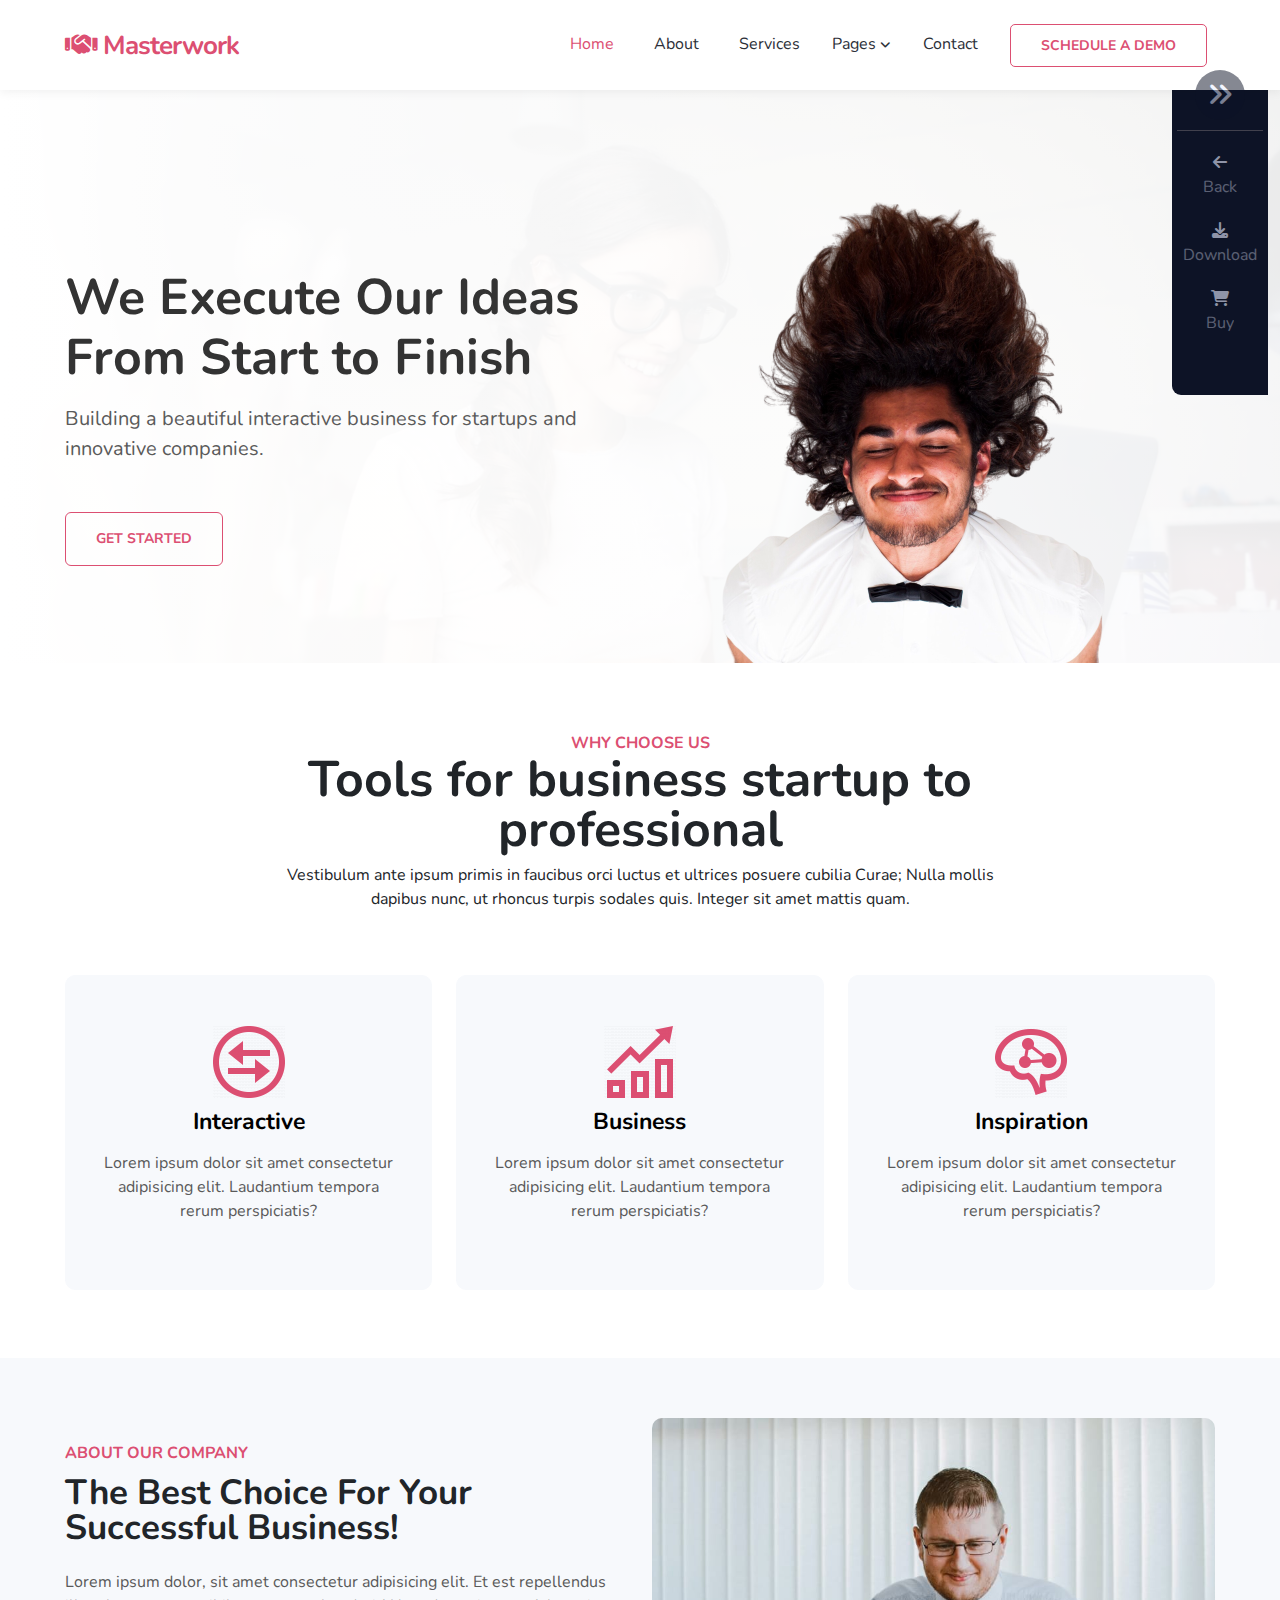
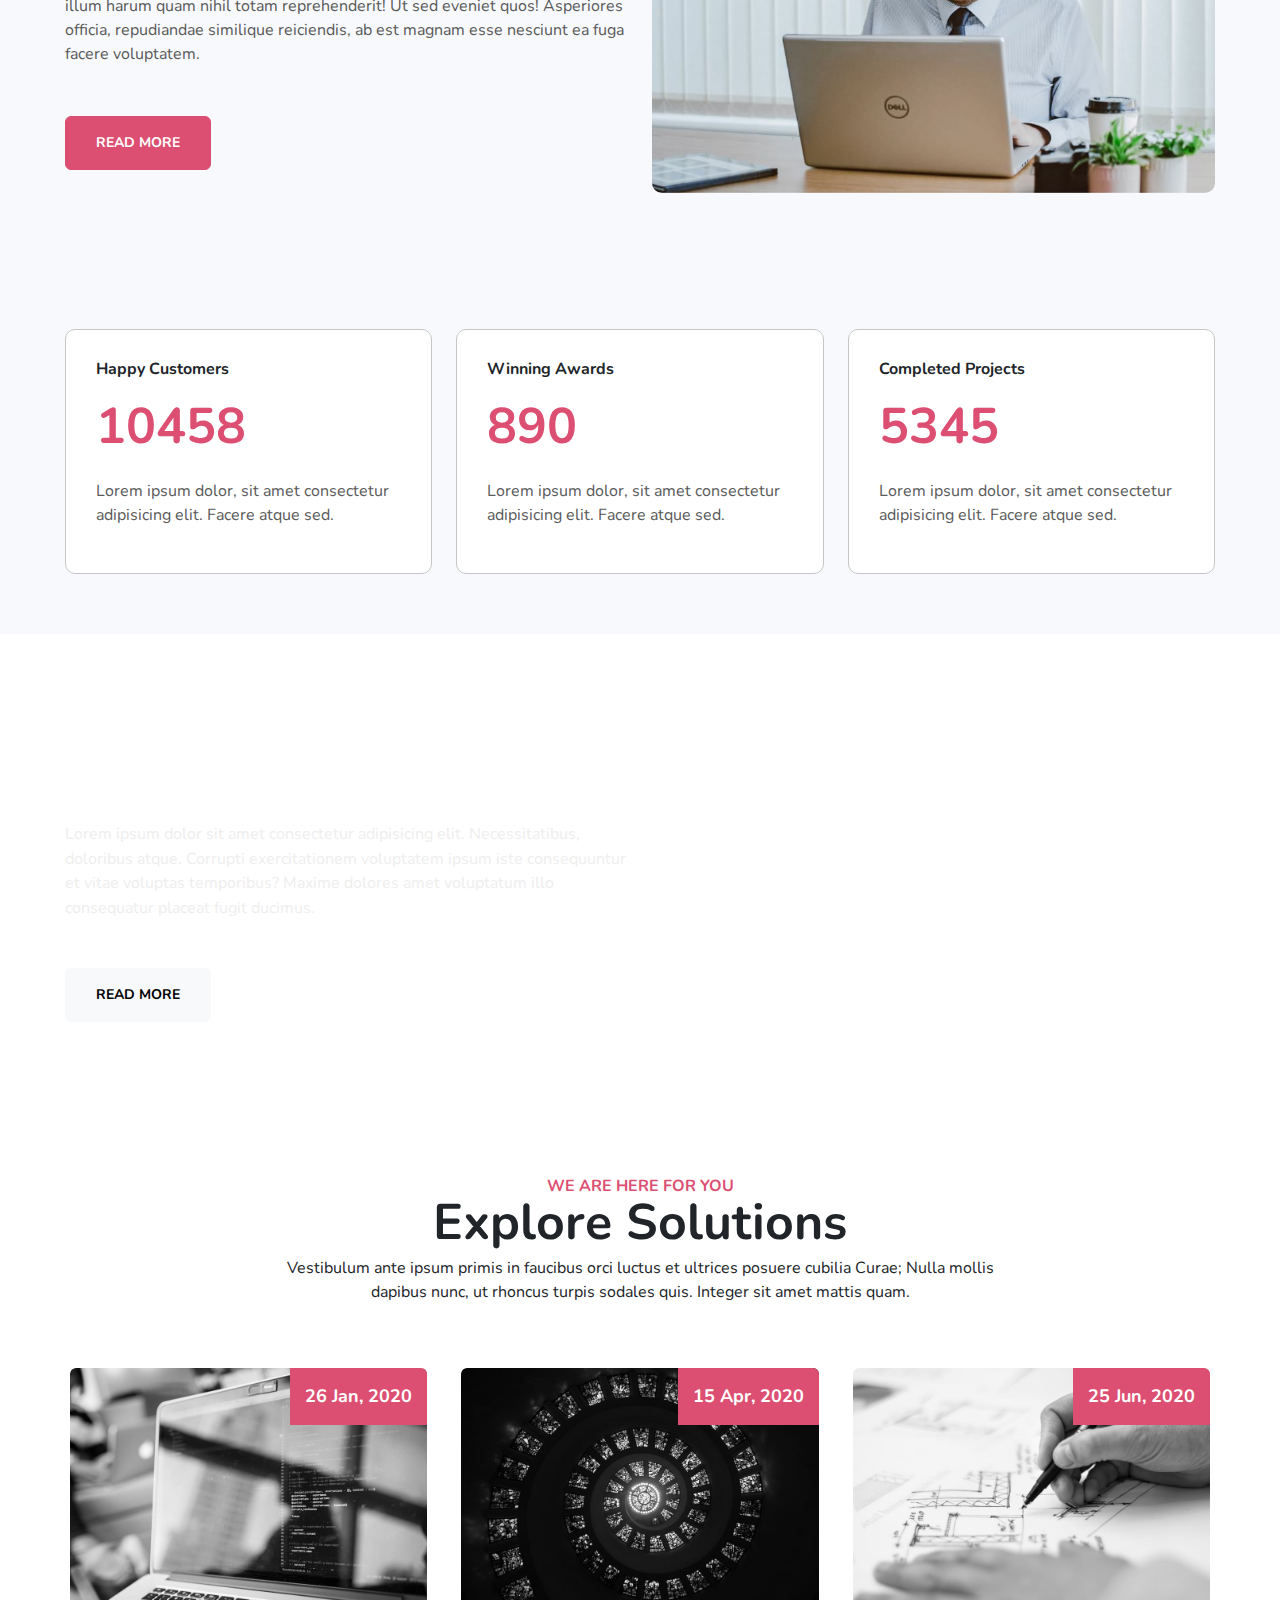
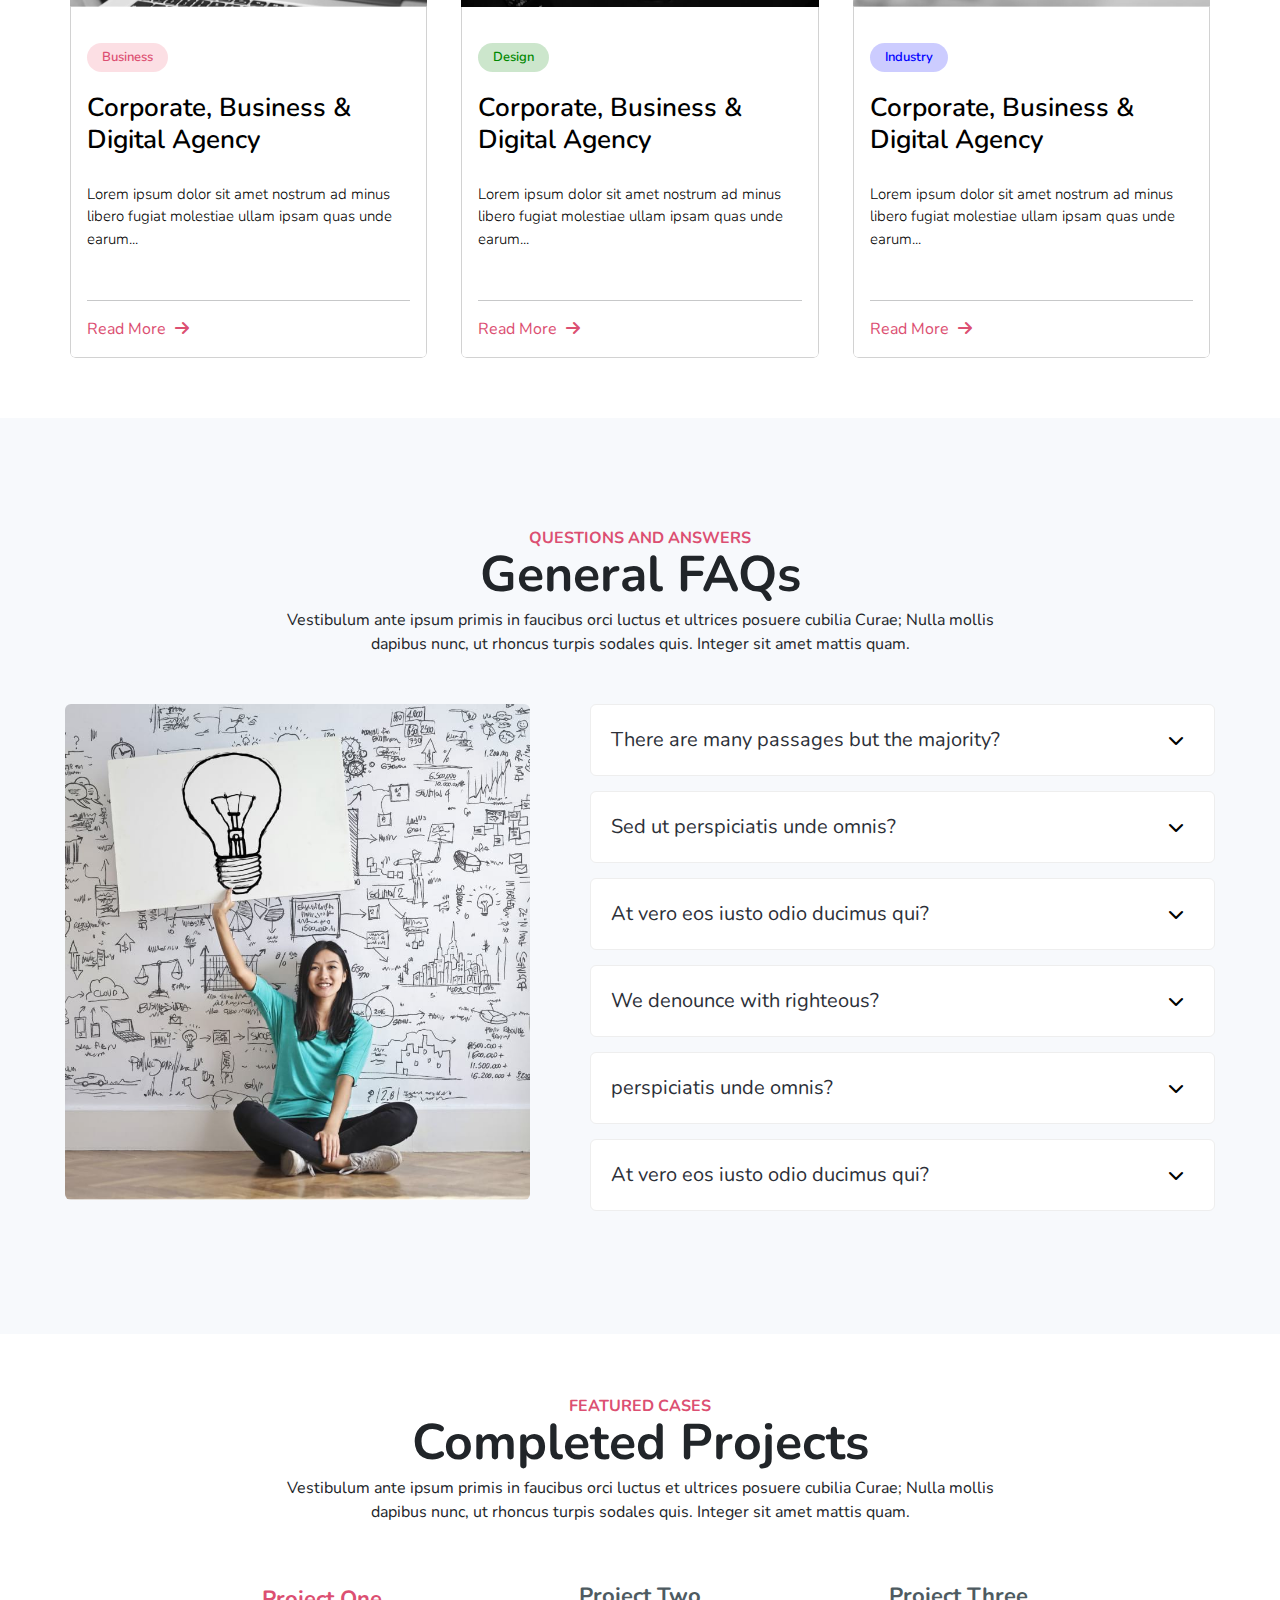
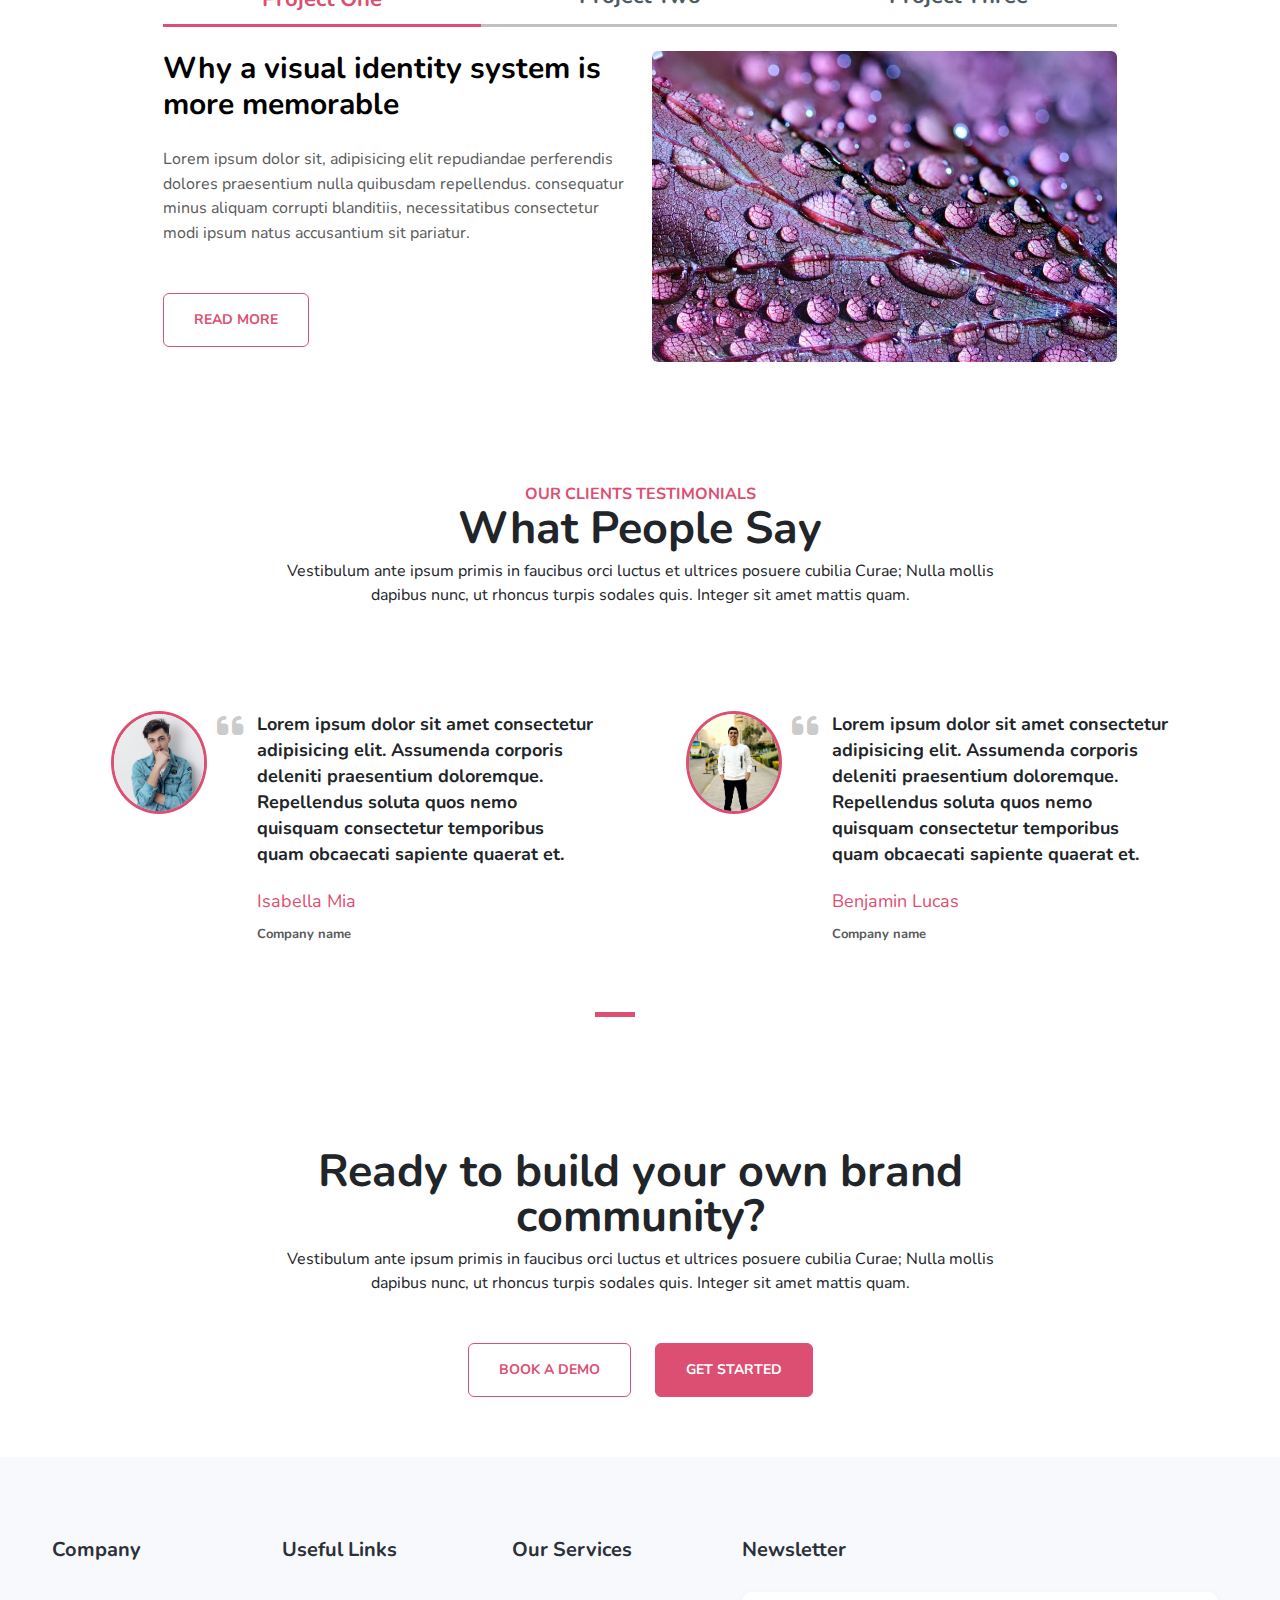
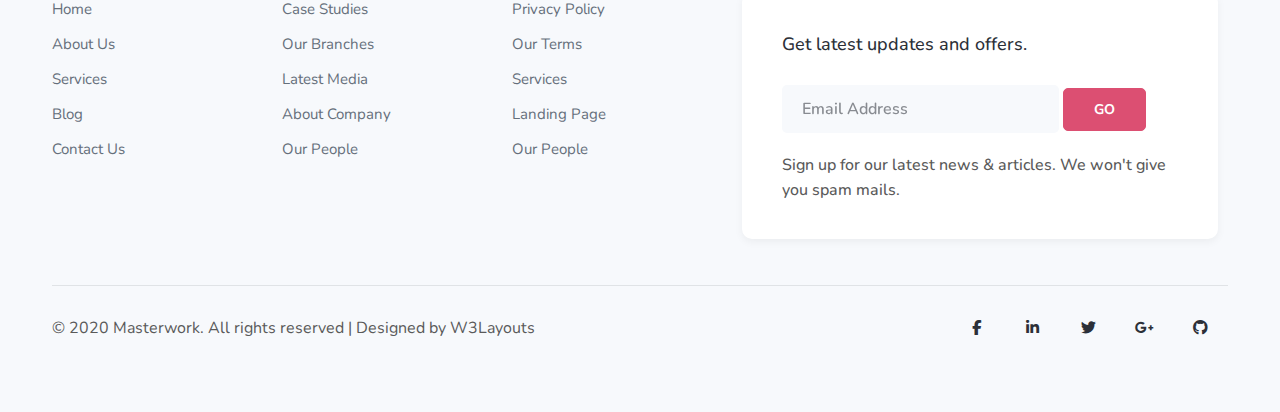
<file: index.html>
<!DOCTYPE html>
<html lang="en">

<head>
  <meta charset="UTF-8" />
  <meta http-equiv="X-UA-Compatible" content="IE=edge" />
  <meta name="viewport" content="width=device-width, initial-scale=1.0" />
  <title>Home</title>
  <link rel="icon" type="image/png" href="./img/favicon.png">
  <link rel="preconnect" href="https://fonts.googleapis.com" />
  <link rel="preconnect" href="https://fonts.gstatic.com" crossorigin />
  <link rel="stylesheet" href="./OwlCarousel2-2.3.4/css/owl.carousel.min.css" />
  <link rel="stylesheet" href="./OwlCarousel2-2.3.4/css/owl.theme.default.min.css" />
  <!-- Bootstrap CSS v5.2.0-beta1 -->
  <link rel="stylesheet" href="https://cdn.jsdelivr.net/npm/bootstrap@5.2.0/dist/css/bootstrap.min.css" />
  <!--fontawesome 6-->
  <link rel="stylesheet" href="https://cdnjs.cloudflare.com/ajax/libs/font-awesome/6.2.0/css/all.min.css" />
  <!--style.css-->
  <link rel="stylesheet" href="./css/styles.min.css" />
</head>

<body>
  <div class="toggle-right-sidebar">
    <span class="fa fa-angle-double-right icon"></span>
  </div>

  <!-- Side-bar-start -->
  <div class="side-bar">
    <div class="container">
      <div class="main-content">
        <div class="btns">
          <a href="https://w3layouts.com/?p=4763800000016615">
            <span class="icon back">
              <span class="fa fa-arrow-left"></span>
            </span>
            <span class="text">Back</span>
          </a>
          <a href="https://w3layouts.com/?p=4763800000016615">
            <span class="icon download">
              <span class="fa fa-download"></span>
            </span>
            <span class="text">Download</span>
          </a>
          <a href="https://w3layouts.com/checkout/?add-to-cart=4763800000016615" class="no-margin-bottom-mobile">
            <span class="icon buy">
              <span class="fa fa-shopping-cart"></span>
            </span>
            <span class="text">Buy</span>
          </a>
        </div>
      </div>
    </div>
  </div>
  <!-- Side-bar-end -->

  <!-- Header Start -->
  <header id="header" class="bg-white">
    <nav class="navbar navbar-expand-lg navigation bg-white">
      <div class="container-fluid text-center">
        <a id="logo" class="navbar-brand logo" href="index.html">
          <span class="fa fa-handshake"></span>
          <span>Masterwork</span>
        </a>
        <button class="navbar-toggler" id="toggler" type="button" data-bs-toggle="collapse" data-bs-target="#navbarNav"
          aria-controls="navbarNav" aria-expanded="false" aria-label="Toggle navigation">
          <i class="navbar-toggler-icon open-close"></i>
        </button>
        <div class="collapse navbar-collapse menu" id="navbarNav">
          <ul class="navbar-nav ms-md-auto gap-2 list">
            <li class="nav-item rounded home px-2">
              <a class="nav-link" style="color: #DC4F72;" aria-current="page" href="index.html"></i>Home</a>
            </li>
            <li class="nav-item rounded about px-2">
              <a class="nav-link" href="about.html"></i>About</a>
            </li>
            <li class="nav-item rounded service px-2">
              <a class="nav-link" href="service.html"></i>Services</a>
            </li>
            <li class="nav-item dropdown page">
              <a class="nav-link" href="#" id="navbarDropdown" role="button" data-bs-toggle="dropdown"
                aria-expanded="false">
                Pages
                <i class="fa fa-angle-down fs-6"></i>
              </a>
              <ul class="dropdown-menu" aria-labelledby="navbarDropdown">
                <li><a class="dropdown-item" href="blog.html">Blog posts</a></li>
                <li><a class="dropdown-item" href="blog-single.html">Blog single</a></li>
                <li><a class="dropdown-item" href="landing-single.html">Landing page</a></li>
              </ul>
            </li>
            <li class="nav-item rounded contact px-2">
              <a class="nav-link" href="contact.html">Contact</a>
            </li>
            <li class="nav-item ml-lg-3 px-2 ml-0 mt-lg-0 mt-3 schedule">
              <a class="btn btn-outline-primary theme-button button-schedule" href="contact.html">Schedule a Demo</a>
            </li>
          </ul>
        </div>
      </div>
    </nav>
  </header>
  <!-- Header End -->
  <main>
    <section class="carousel_home">
      <div class="content">
        <div class="container">
          <div class="row align-items-center">
            <div class="col-lg-6 content-left">
              <h3 class="title">
                We Execute Our Ideas
                From Start to Finish
              </h3>
              <p class="mt-3 mb-lg-5 mb-4 desc">Building a beautiful interactive business for startups and innovative
                companies.</p>
              <a href="about.html" class="btn btn-outline-primary link-about">Get Started</a>
            </div>
            <div class="col-lg-6 content-thumbnail mt-lg-0 mt-5">
              <img src="./img/main.png" class="img-fluid" alt="banner">
            </div>
          </div>
        </div>
      </div>
    </section>
    <section class="why_choose">
      <div class="container">
        <div class="content-top text-center">
          <span class="sub-title">Why Choose Us</span>
          <h2 class="title">Tools for business startup to professional</h3>
            <p class="description">
              Vestibulum ante ipsum primis in faucibus orci luctus et ultrices posuere cubilia Curae;
              Nulla mollis dapibus nunc, ut rhoncus
              turpis sodales quis. Integer sit amet mattis quam.
            </p>
        </div>
        <div class="content-bottom text-center">
          <div class="row">
            <div class="col-12 col-md-4 mb-5-md-0 mb-md-0 mt-5">
              <div class="feature__item">
                <a href="service.html" class="d-block">
                  <img src="./img/s1.png" alt="" class="img-fluid">
                  <h3 class="name">Interactive</h3>
                  <p>Lorem ipsum dolor sit amet consectetur adipisicing elit. Laudantium tempora rerum perspiciatis?</p>
                </a>
              </div>
            </div>
            <div class="col-12 col-md-4 mb-5-md-0 mb-md-0 mt-5">
              <div class="feature__item">
                <a href="service.html" class="d-block">
                  <img src="./img/s2.png" alt="" class="img-fluid">
                  <h3 class="name">Business</h3>
                  <p>Lorem ipsum dolor sit amet consectetur adipisicing elit. Laudantium tempora rerum perspiciatis?</p>
                </a>
              </div>
            </div>
            <div class="col-12 col-md-4 mb-5-md-0 mb-md-0 mt-5">
              <div class="feature__item">
                <a href="service.html" class="d-block">
                  <img src="./img/s3.png" alt="" class="img-fluid">
                  <h3 class="name">Inspiration</h3>
                  <p>Lorem ipsum dolor sit amet consectetur adipisicing elit. Laudantium tempora rerum perspiciatis?</p>
                </a>
              </div>
            </div>
          </div>
        </div>
      </div>
    </section>
    <section class="about_company">
      <div class="container">
        <div class="row align-items-center">
          <div class="col-lg-6 info-left">
            <span class="sub-title">ABOUT OUR COMPANY</span>
            <h2 class="title">The Best Choice For Your Successful Business!</h3>
              <p class="description">
                Lorem ipsum dolor, sit amet consectetur adipisicing elit. Et est repellendus illum harum quam nihil
                totam
                reprehenderit! Ut sed eveniet quos! Asperiores officia, repudiandae similique reiciendis, ab est magnam
                esse nesciunt ea fuga facere
                voluptatem.
              </p>
              <a href="#" class="btn btn-primary read-more">Read More</a>
          </div>
          <div class="col-lg-6 pl-lg-5 mt-lg-0 mt-5 thumbnail-right">
            <img src="./img/about.jpeg" alt="about">
          </div>
        </div>
      </div>
    </section>
    <section class="counter_home">
      <div class="container">
        <div class="row">
          <div class="col-12 col-md-4 mb-5-md-0 mb-md-0 mt-3">
            <div class="counter_item">
              <h3 class="title_counter">Happy Customers</h3>
              <p class="counter">10458</p>
              <p class="desc_counter">Lorem ipsum dolor, sit amet consectetur adipisicing elit. Facere atque sed.</p>
            </div>
          </div>
          <div class="col-12 col-md-4 mb-5-md-0 mb-md-0 mt-3">
            <div class="counter_item">
              <h3 class="title_counter">Winning Awards</h3>
              <p class="counter">890</p>
              <p class="desc_counter">Lorem ipsum dolor, sit amet consectetur adipisicing elit. Facere atque sed.</p>
            </div>
          </div>
          <div class="col-12 col-md-4 mb-5-md-0 mb-md-0 mt-3">
            <div class="counter_item">
              <h3 class="title_counter">Completed Projects</h3>
              <p class="counter">5345</p>
              <p class="desc_counter">Lorem ipsum dolor, sit amet consectetur adipisicing elit. Facere atque sed.</p>
            </div>
          </div>
        </div>
      </div>
    </section>
    <section class="commit_home">
      <div class="container">
        <div class="row align-items-center">
          <div class="col-lg-6 commit-left text-white">
            <h3 class="title">
              We are true to ourselves, and commit to always perform at our best.
            </h3>
            <p class="mt-md-4 mt-3 mb-md-5 mb-4 desc">Lorem ipsum dolor sit amet consectetur adipisicing elit.
              Necessitatibus, doloribus atque. Corrupti exercitationem voluptatem ipsum iste consequuntur et vitae
              voluptas temporibus? Maxime dolores amet voluptatum illo consequatur placeat fugit ducimus.</p>
            <a href="about.html" class="btn btn-outline-primary btn-redirect">Read more</a>
          </div>
          <div class="col-lg-6 commit-right mt-lg-0 mt-5">
          </div>
        </div>
      </div>
    </section>
    <section class="solutions">
      <div class="container">
        <div class="solutions-top text-center">
          <span class="sub-title">We are here for you</span>
          <h2 class="title">Explore Solutions</h3>
            <p class="description">
              Vestibulum ante ipsum primis in faucibus orci luctus et ultrices posuere cubilia Curae;
              Nulla mollis dapibus nunc, ut rhoncus
              turpis sodales quis. Integer sit amet mattis quam.
            </p>
        </div>
        <div class="solutions-bottom">
          <div class="row">
            <div class="col-12 col-md-4 mb-5-md-0 mb-md-0 mt-5">
              <!-- <div class="card">
                <a href="service.html" class="d-block img-redirect">
                  <img src="./img/solution1_img.jpeg" alt="solution1_img" class="img-fluid">
                  <p class="date"><span>26 Jan, 2020</span></p>
                </a>
                <div class="card-body">
                  <label class="tag-label business">Business</label>
                  <h3 class="title-card"><a href="blog-single.html">Corporate, Business & Digital Agency</a></h3>
                  <p class="desc-card mt-md-2 mt-2 mb-md-2 mb-2 pb-3">Lorem ipsum dolor sit amet nostrum ad minus libero fugiat molestiae ullam ipsam quas unde earum...</p>
                </div>
                <div class="card-footer">
                  <a href="blog-single.html" class="btn btn-news redirect-blog">
                    Know More <i class="fa fa-arrow-right" aria-hidden="true"></i>
                  </a>
                </div>
              </div> -->
              <div class="card">
                <img src="./img/blog_b1.jpg" class="card-img-top" alt="blog-b1">
                <p class="date">26 Jan, 2020</p>

                <div class="card-body">
                  <div class="blog-info">
                    <label class="tag-label red">Business</label>
                    <h5 class="card-title">Corporate, Business & Digital Agency</h5>
                    <p class="card-text">Lorem ipsum dolor sit amet nostrum ad minus libero fugiat molestiae ullam ipsam
                      quas
                      unde earum...</p>
                    <hr>
                    <a href="blog-single.html" class=" btn-news mt-4 mt-md-5">Read More <span class="fa fa-arrow-right"
                        aria-hidden="true"></span>
                    </a>
                  </div>
                </div>
              </div>
            </div>
            <div class="col-12 col-md-4 mb-5-md-0 mb-md-0 mt-5">
              <!-- <div class="card">
                <a href="service.html" class="d-block img-redirect">
                  <img src="./img/solution2_img.jpeg" alt="solution2_img" class="img-fluid">
                  <p class="date"><span>15 Apr, 2020</span></p>
                </a>
                <div class="card-body">
                  <label class="tag-label design">Design</label>
                  <h3 class="title-card"><a href="blog-single.html">Corporate, Business & Digital Agency</a></h3>
                  <p class="desc-card mt-md-2 mt-2 mb-md-2 mb-2 pb-3">Lorem ipsum dolor sit amet nostrum ad minus libero fugiat molestiae ullam ipsam quas unde earum...</p>
                </div>
                <div class="card-footer">
                  <a href="blog-single.html" class="btn btn-news redirect-blog">
                    Know More <i class="fa fa-arrow-right" aria-hidden="true"></i>
                  </a>
                </div>
              </div> -->
              <div class="card">
                <img src="./img/blog_b7.jpg" class="card-img-top" alt="blog-b7">
                <p class="date">15 Apr, 2020</p>

                <div class="card-body">
                  <div class="blog-info">
                    <label class="tag-label green">Design</label>
                    <h5 class="card-title">Corporate, Business & Digital Agency</h5>
                    <p class="card-text">Lorem ipsum dolor sit amet nostrum ad minus libero fugiat molestiae ullam ipsam
                      quas
                      unde earum...</p>
                    <hr>
                    <a href="blog-single.html" class=" btn-news mt-4 mt-md-5">Read More <span class="fa fa-arrow-right"
                        aria-hidden="true"></span>
                    </a>
                  </div>
                </div>
              </div>
            </div>
            <div class="col-12 col-md-4 mb-5-md-0 mb-md-0 mt-5">
              <!-- <div class="card">
                <a href="service.html" class="d-block img-redirect">
                  <img src="./img/solution3_img.jpeg" alt="solution3_img" class="img-fluid">
                  <p class="date"><span>25 Jun, 2020</span></p>
                </a>
                <div class="card-body">
                  <label class="tag-label industry">Industry</label>
                  <h3 class="title-card"><a href="blog-single.html">Corporate, Business & Digital Agency</a></h3>
                  <p class="desc-card mt-md-2 mt-2 mb-md-2 mb-2 pb-3">Lorem ipsum dolor sit amet nostrum ad minus libero fugiat molestiae ullam ipsam quas unde earum...</p>
                </div>
                <div class="card-footer">
                  <a href="blog-single.html" class="btn btn-news redirect-blog">
                    Know More <i class="fa fa-arrow-right" aria-hidden="true"></i>
                  </a>
                </div>
              </div> -->
              <div class="card">
                <img src="./img/blog_b3.jpg" class="card-img-top" alt="blog-b3">
                <p class="date">25 Jun, 2020</p>

                <div class="card-body">
                  <div class="blog-info">
                    <label class="tag-label blue">Industry</label>
                    <h5 class="card-title">Corporate, Business & Digital Agency</h5>
                    <p class="card-text">Lorem ipsum dolor sit amet nostrum ad minus libero fugiat molestiae ullam ipsam
                      quas
                      unde earum...</p>
                    <hr>
                    <a href="blog-single.html" class=" btn-news mt-4 mt-md-5">Read More <span class="fa fa-arrow-right"
                        aria-hidden="true"></span>
                    </a>
                  </div>
                </div>
              </div>
            </div>
          </div>
        </div>
      </div>
    </section>
    <section class="questions-answers">
      <div class="container py-lg-5">
        <div class="faq-top text-center">
          <span class="sub-title">Questions and Answers</span>
          <h2 class="title">General FAQs</h3>
            <p class="description">
              Vestibulum ante ipsum primis in faucibus orci luctus et ultrices posuere cubilia Curae;
              Nulla mollis dapibus nunc, ut rhoncus
              turpis sodales quis. Integer sit amet mattis quam.
            </p>
        </div>
        <div class="faq-bottom mt-5">
          <div class="row">
            <div class="col-lg-5 faq-left mt-lg-0 mt-5">
              <img src="./img/women.jpeg" alt="women">
            </div>
            <div class="col-lg-7 ps-lg-5 faq-right">
              <div class="faq-container">
                <div class="faq-item">
                  <h4 class="faq-title">There are many passages but the majority?</h4>
                  <p class="faq-text">
                    Voluptates amet earum velit nobis aliquam
                    laboriosam nihil debitis facere voluptatibus consectetur quae quasi fuga, ad corrupti libero omnis
                    sapiente
                    non assumenda, incidunt officiis eaque iste minima autem.
                  </p>
                  <button class="faq-toggle">
                    <i class="fas fa-chevron-down transfer"></i>
                  </button>
                </div>
                <div class="faq-item">
                  <h4 class="faq-title">Sed ut perspiciatis unde omnis?</h4>
                  <p class="faq-text">
                    Sit amet consectetur adipisicing elit. Voluptates amet earum velit nobis aliquam
                    laboriosam nihil debitis animi vitae eos nisi laudantium. Tempore reiciendis ipsam culpa, qui
                    voluptates eveniet, incidunt officiis eaque iste minima autem.
                  </p>
                  <button class="faq-toggle">
                    <i class="fas fa-chevron-down transfer"></i>
                  </button>
                </div>
                <div class="faq-item">
                  <h4 class="faq-title">At vero eos iusto odio ducimus qui?</h4>
                  <p class="faq-text">
                    Lorem ipsum dolor, sit amet consectetur adipisicing elit. Voluptates amet earum velit nobis aliquam
                    laboriosam nihil quasi fuga, ad corrupti libero omnis sapiente
                    non assumenda excepturi aperiam animi vitae eos nisi laudantium. Tempore reiciendis ipsam culpa, qui
                    voluptates eveniet, incidunt officiis eaque iste minima autem.
                  </p>
                  <button class="faq-toggle">
                    <i class="fas fa-chevron-down transfer"></i>
                  </button>
                </div>
                <div class="faq-item">
                  <h4 class="faq-title">We denounce with righteous?</h4>
                  <p class="faq-text">
                    Lorem ipsum dolor, sit amet consectetur adipisicing elit. Voluptates amet earum velit nobis aliquam
                    laboriosam nihil debitis facere voluptatibus consectetur quae quasi fuga, ad corrupti libero omnis
                    sapiente
                    non assumenda excepturi aperiam iste minima autem.
                  </p>
                  <button class="faq-toggle">
                    <i class="fas fa-chevron-down transfer"></i>
                  </button>
                </div>
                <div class="faq-item">
                  <h4 class="faq-title">perspiciatis unde omnis?</h4>
                  <p class="faq-text">
                    Sit amet consectetur adipisicing elit. Voluptates amet earum velit nobis aliquam
                    laboriosam nihil debitis animi vitae eos nisi laudantium. Tempore reiciendis ipsam culpa, qui
                    voluptates eveniet, incidunt officiis eaque iste minima autem.
                  </p>
                  <button class="faq-toggle">
                    <i class="fas fa-chevron-down transfer"></i>
                  </button>
                </div>
                <div class="faq-item">
                  <h4 class="faq-title">At vero eos iusto odio ducimus qui?</h4>
                  <p class="faq-text">
                    Lorem ipsum dolor, sit amet consectetur adipisicing elit. Voluptates amet earum velit nobis aliquam
                    laboriosam nihil quasi fuga, ad corrupti libero omnis sapiente
                    non assumenda excepturi aperiam animi vitae eos nisi laudantium. Tempore reiciendis ipsam culpa, qui
                    voluptates eveniet, incidunt officiis eaque iste minima autem.
                  </p>
                  <button class="faq-toggle">
                    <i class="fas fa-chevron-down transfer"></i>
                  </button>
                </div>
              </div>
            </div>
          </div>
        </div>
      </div>
    </section>
    <section class="projects">
      <div class="container">
        <div class="projects-top text-center">
          <span class="sub-title">Featured Cases</span>
          <h2 class="title">Completed Projects</h3>
            <p class="description">
              Vestibulum ante ipsum primis in faucibus orci luctus et ultrices posuere cubilia Curae;
              Nulla mollis dapibus nunc, ut rhoncus
              turpis sodales quis. Integer sit amet mattis quam.
            </p>
        </div>
        <div class="projects-bottom">
          <div class="row mt-5">
            <div class="col-lg-10 mx-auto text-center">
              <ul class="nav nav-pills mb-3 nav-tabList" id="pills-tab" role="tablist">
                <li class="nav-item  nav-tabItem" role="presentation">
                  <button class="nav-link active" id="pills-home-tab" data-bs-toggle="pill" data-bs-target="#pills-home"
                    type="button" role="tab" aria-controls="pills-home" aria-selected="true">Project One</button>
                </li>
                <li class="nav-item nav-tabItem" role="presentation">
                  <button class="nav-link" id="pills-profile-tab" data-bs-toggle="pill" data-bs-target="#pills-profile"
                    type="button" role="tab" aria-controls="pills-profile" aria-selected="false">Project Two</button>
                </li>
                <li class="nav-item nav-tabItem" role="presentation">
                  <button class="nav-link" id="pills-contact-tab" data-bs-toggle="pill" data-bs-target="#pills-contact"
                    type="button" role="tab" aria-controls="pills-contact" aria-selected="false">Project Three</button>
                </li>
              </ul>
              <div class="tab-content" id="pills-tabContent">
                <div class="tab-pane fade show active" id="pills-home" role="tabpanel" aria-labelledby="pills-home-tab">
                  <div class="row">
                    <div class="col-lg-6 tabContent-left mt-2">
                      <h3 class="title">
                        Why a visual identity system is more memorable
                      </h3>
                      <p class="mt-md-4 mt-3 mb-md-5 mb-4 desc">Lorem ipsum dolor sit, adipisicing elit repudiandae
                        perferendis dolores praesentium nulla quibusdam repellendus. consequatur minus aliquam corrupti
                        blanditiis, necessitatibus consectetur modi ipsum natus accusantium sit pariatur.</p>
                      <a href="about.html" class="btn btn-outline-primary btn-redirect">Read more</a>
                    </div>
                    <div class="col-lg-6 tabContent-right mt-lg-2 mt-5">
                      <img src="./img/img_tabcontent.jpeg" alt="img_tabcontent">
                    </div>
                  </div>
                </div>
                <div class="tab-pane fade" id="pills-profile" role="tabpanel" aria-labelledby="pills-profile-tab">
                  <div class="row">
                    <div class="col-lg-6 tabContent-right mt-2">
                      <img src="./img/img_tabcontent2.jpeg" alt="img_tabcontent2">
                    </div>
                    <div class="col-lg-6 tabContent-left mt-lg-2 mt-5">
                      <h3 class="title">
                        Make website that looks Lorem, ipsum dolor.
                      </h3>
                      <p class="mt-md-4 mt-3 mb-md-5 mb-4 desc">Lorem ipsum dolor sit, adipisicing elit repudiandae
                        perferendis dolores praesentium nulla quibusdam repellendus. consequatur minus aliquam corrupti
                        blanditiis, necessitatibus consectetur modi ipsum natus accusantium sit pariatur.</p>
                      <a href="about.html" class="btn btn-outline-primary btn-redirect">Read more</a>
                    </div>
                  </div>
                </div>
                <div class="tab-pane fade" id="pills-contact" role="tabpanel" aria-labelledby="pills-contact-tab">
                  <div class="row">
                    <div class="col-lg-6 tabContent-left mt-2">
                      <h3 class="title">
                        Why a visual identity system is more memorable
                      </h3>
                      <p class="mt-md-4 mt-3 mb-md-5 mb-4 desc">Lorem ipsum dolor sit, adipisicing elit repudiandae
                        perferendis dolores praesentium nulla quibusdam repellendus. consequatur minus aliquam corrupti
                        blanditiis, necessitatibus consectetur modi ipsum natus accusantium sit pariatur.</p>
                      <a href="about.html" class="btn btn-outline-primary btn-redirect">Read more</a>
                    </div>
                    <div class="col-lg-6 tabContent-right mt-lg-2 mt-5">
                      <img src="./img/b6.jpg" alt="img_tabcontent3">
                    </div>
                  </div>
                </div>
              </div>
            </div>
          </div>
        </div>
      </div>
    </section>
    <section class="clients">
      <div class="container">
        <div class="clients-top text-center">
          <span class="sub-title">Our Clients Testimonials</span>
          <h2 class="title">What People Say</h3>
            <p class="description">
              Vestibulum ante ipsum primis in faucibus orci luctus et ultrices posuere cubilia Curae; Nulla mollis
              dapibus nunc, ut rhoncus turpis sodales quis. Integer sit amet mattis quam.
            </p>
        </div>
        <div class="clients-bottom mt-5">
          <div class="row">
            <div id="owl-carousel" class="owl-carousel owl-theme carousel-homepage">
              <div class="item">
                <div class="slider-info mt-lg-4 mt-3">
                  <div class="img-circle">
                    <img src="./img/team3.jpg" alt="clients-img" class="img-fluid clients-img">
                  </div>
                  <div class="message">
                    <span class="fa fa-quote-left" aria-hidden="true"></span>
                    <p>Lorem ipsum dolor sit amet consectetur adipisicing elit. Assumenda corporis deleniti praesentium
                      doloremque. Repellendus soluta quos nemo
                      quisquam consectetur temporibus quam obcaecati sapiente quaerat et.
                    </p>
                    <div class="name mt-4">
                      <h4>Isabella Mia</h4>
                      <p>Company name</p>
                    </div>
                  </div>
                </div>
              </div>
              <div class="item">
                <div class="slider-info mt-lg-4 mt-3">
                  <div class="img-circle">
                    <img src="./img/team4.jpg" alt="clients-img" class="img-fluid clients-img">
                  </div>
                  <div class="message">
                    <span class="fa fa-quote-left" aria-hidden="true"></span>
                    <p>Lorem ipsum dolor sit amet consectetur adipisicing elit. Assumenda corporis deleniti praesentium
                      doloremque. Repellendus soluta quos nemo
                      quisquam consectetur temporibus quam obcaecati sapiente quaerat et.
                    </p>
                    <div class="name mt-4">
                      <h4>Benjamin Lucas</h4>
                      <p>Company name</p>
                    </div>
                  </div>
                </div>
              </div>
              <div class="item">
                <div class="slider-info mt-lg-4 mt-3">
                  <div class="img-circle">
                    <img src="./img/team5.jpg" alt="clients-img" class="img-fluid clients-img">
                  </div>
                  <div class="message">
                    <span class="fa fa-quote-left" aria-hidden="true"></span>
                    <p>Lorem ipsum dolor sit amet consectetur adipisicing elit. Assumenda corporis deleniti praesentium
                      doloremque. Repellendus soluta quos nemo
                      quisquam consectetur temporibus quam obcaecati sapiente quaerat et.
                    </p>
                    <div class="name mt-4">
                      <h4>Oliver Bradley</h4>
                      <p>Company name</p>
                    </div>
                  </div>
                </div>
              </div>
              <div class="item">
                <div class="slider-info mt-lg-4 mt-3">
                  <div class="img-circle">
                    <img src="./img/team6.jpg" alt="clients-img" class="img-fluid clients-img">
                  </div>
                  <div class="message">
                    <span class="fa fa-quote-left" aria-hidden="true"></span>
                    <p>Lorem ipsum dolor sit amet consectetur adipisicing elit. Assumenda corporis deleniti praesentium
                      doloremque. Repellendus soluta quos nemo
                      quisquam consectetur temporibus quam obcaecati sapiente quaerat et.
                    </p>
                    <div class="name mt-4">
                      <h4>William James</h4>
                      <p>Company name</p>
                    </div>
                  </div>
                </div>
              </div>
            </div>
          </div>
        </div>
      </div>
    </section>
    <section class="community">
      <div class="container">
        <div class="community-top text-center">
          <h2 class="title">Ready to build your own brand community?</h3>
            <p class="description">
              Vestibulum ante ipsum primis in faucibus orci luctus et ultrices posuere cubilia Curae; Nulla mollis
              dapibus nunc, ut rhoncus turpis sodales quis. Integer sit amet mattis quam.
            </p>
        </div>
        <div class="community-bottom mt-5 text-center">
          <a href="contact.html" class="btn btn-outline-primary btn-contact left">Book a demo</a>
          <a href="contact.html" class="btn btn-outline-primary btn-contact right">Get started</a>
        </div>
      </div>
    </section>
  </main>
  <!-- Footer Start -->
  <footer>
    <div class="container-fluid">
      <div class="wrapper">
        <div class="row main-row">
          <section class="col-lg-2 col-md-6 col-sm-12 column">
            <div class="footer-heading">
              <h3>Company</h3>
            </div>
            <div class="footer-body">
              <ul>
                <li>Home</li>
                <li>About Us</li>
                <li>Services</li>
                <li>Blog</li>
                <li>Contact Us</li>
              </ul>
            </div>
          </section>
          <section class="col-lg-2 col-md-6 col-sm-12 column">
            <div class="footer-heading">
              <h3>Useful Links</h3>
            </div>
            <div class="footer-body">
              <ul>
                <li>Case Studies</li>
                <li>Our Branches</li>
                <li>Latest Media</li>
                <li>About Company</li>
                <li>Our People</li>
              </ul>
            </div>
          </section>
          <section class="col-lg-2 col-md-6 col-sm-12 column">
            <div class="footer-heading">
              <h3>Our Services</h3>
            </div>
            <div class="footer-body">
              <ul>
                <li>Privacy Policy</li>
                <li>Our Terms</li>
                <li>Services</li>
                <li>Landing Page</li>
                <li>Our People</li>
              </ul>
            </div>
          </section>
          <section class="col-lg-5 col-md-6 col-sm-12 column form-handle">
            <div class="footer-heading">
              <h3>Newsletter</h3>
            </div>
            <div class="footer-body">
              <div class="end-column">
                <h4>Get latest updates and offers.</h4>
                <form action="#" class="subscribe" method="post">
                  <input type="email" name="email" placeholder="Email Address" required="">
                  <button type="submit">Go</button>
                </form>
                <p>Sign up for our latest news &amp; articles. We won't give you spam mails.</p>
              </div>
            </div>
          </section>
        </div>

        <hr class="row-barrier" style="opacity: 0.1;">

        <div class="copyright mt-4">
          <div class="columns text-lg-left text-center">
            <p>© 2020 Masterwork. All rights reserved | Designed by <a href="https://w3layouts.com/">W3Layouts</a></p>
          </div>
          <div class="columns-2 mt-lg-0 mt-3">
            <ul class="social">
              <li><a href="#facebook"><i class="fab fa-facebook-f"></i></a>
              </li>
              <li><a href="#linkedin"><i class="fab fa-linkedin-in"></i></a>
              </li>
              <li><a href="#twitter"><i class="fab fa-twitter"></i></a>
              </li>
              <li><a href="#google"><i class="fab fa-google-plus-g"></i></a>
              </li>
              <li><a href="#github"><i class="fab fa-github"></i></a>
              </li>
            </ul>
          </div>
        </div>
      </div>
    </div>
  </footer>
  <!-- Footer End -->
  <!-- Button Back To Top Start -->
  <button onclick="topFunction()" id="myBtn" class="btn-backTop" title="Go to top">
    <i class="fa fa-angle-up"></i>
  </button>
  <!-- Button Back To Top End -->
  <script src="https://cdn.jsdelivr.net/npm/@popperjs/core@2.11.5/dist/umd/popper.min.js"
    integrity="sha384-Xe+8cL9oJa6tN/veChSP7q+mnSPaj5Bcu9mPX5F5xIGE0DVittaqT5lorf0EI7Vk"
    crossorigin="anonymous"></script>
  <script src="https://cdn.jsdelivr.net/npm/bootstrap@5.2.0/dist/js/bootstrap.min.js"
    integrity="sha384-ODmDIVzN+pFdexxHEHFBQH3/9/vQ9uori45z4JjnFsRydbmQbmL5t1tQ0culUzyK"
    crossorigin="anonymous"></script>
  <script src="https://code.jquery.com/jquery-1.12.4.min.js"></script>
  <script src="./js/jquery.waypoints.min.js"></script>
  <script src="./js/jquery.countup.js"></script>
  <script src="./OwlCarousel2-2.3.4/dist/owl.carousel.min.js"></script>
  <script src="./js/index.js"></script>
  <script>
    $(document).ready(function () {
      $('#owl-carousel').owlCarousel({
        loop: true,
        margin: 0,
        nav: false,
        responsiveClass: true,
        autoplay: false,
        autoplayTimeout: 5000,
        autoplaySpeed: 1000,
        autoplayHoverPause: false,
        responsive: {
          0: {
            items: 1,
            nav: false
          },
          480: {
            items: 1,
            nav: false
          },
          667: {
            items: 1,
            nav: false
          },
          1000: {
            items: 2,
            nav: false
          }
        }
      })
    })
  </script>
  <script>

    // When the user scrolls down 90px from the top of the document, resize the navbar's padding and the logo's font size
    window.onscroll = function () { scrollFunction() };

    function scrollFunction() {
      if (document.body.scrollTop > 30 || document.documentElement.scrollTop > 30) {
        document.querySelector("button.btn-backTop").style.display = "block"
        document.querySelector("header").style.height = "70px";
      } else {
        document.querySelector("button.btn-backTop").style.display = "none"
        document.querySelector("header").style.height = "90px";
      }
    }
    function topFunction() {
      document.body.scrollTop = 0;
      document.documentElement.scrollTop = 0;
    }
  </script>
</body>

</html>
</file>
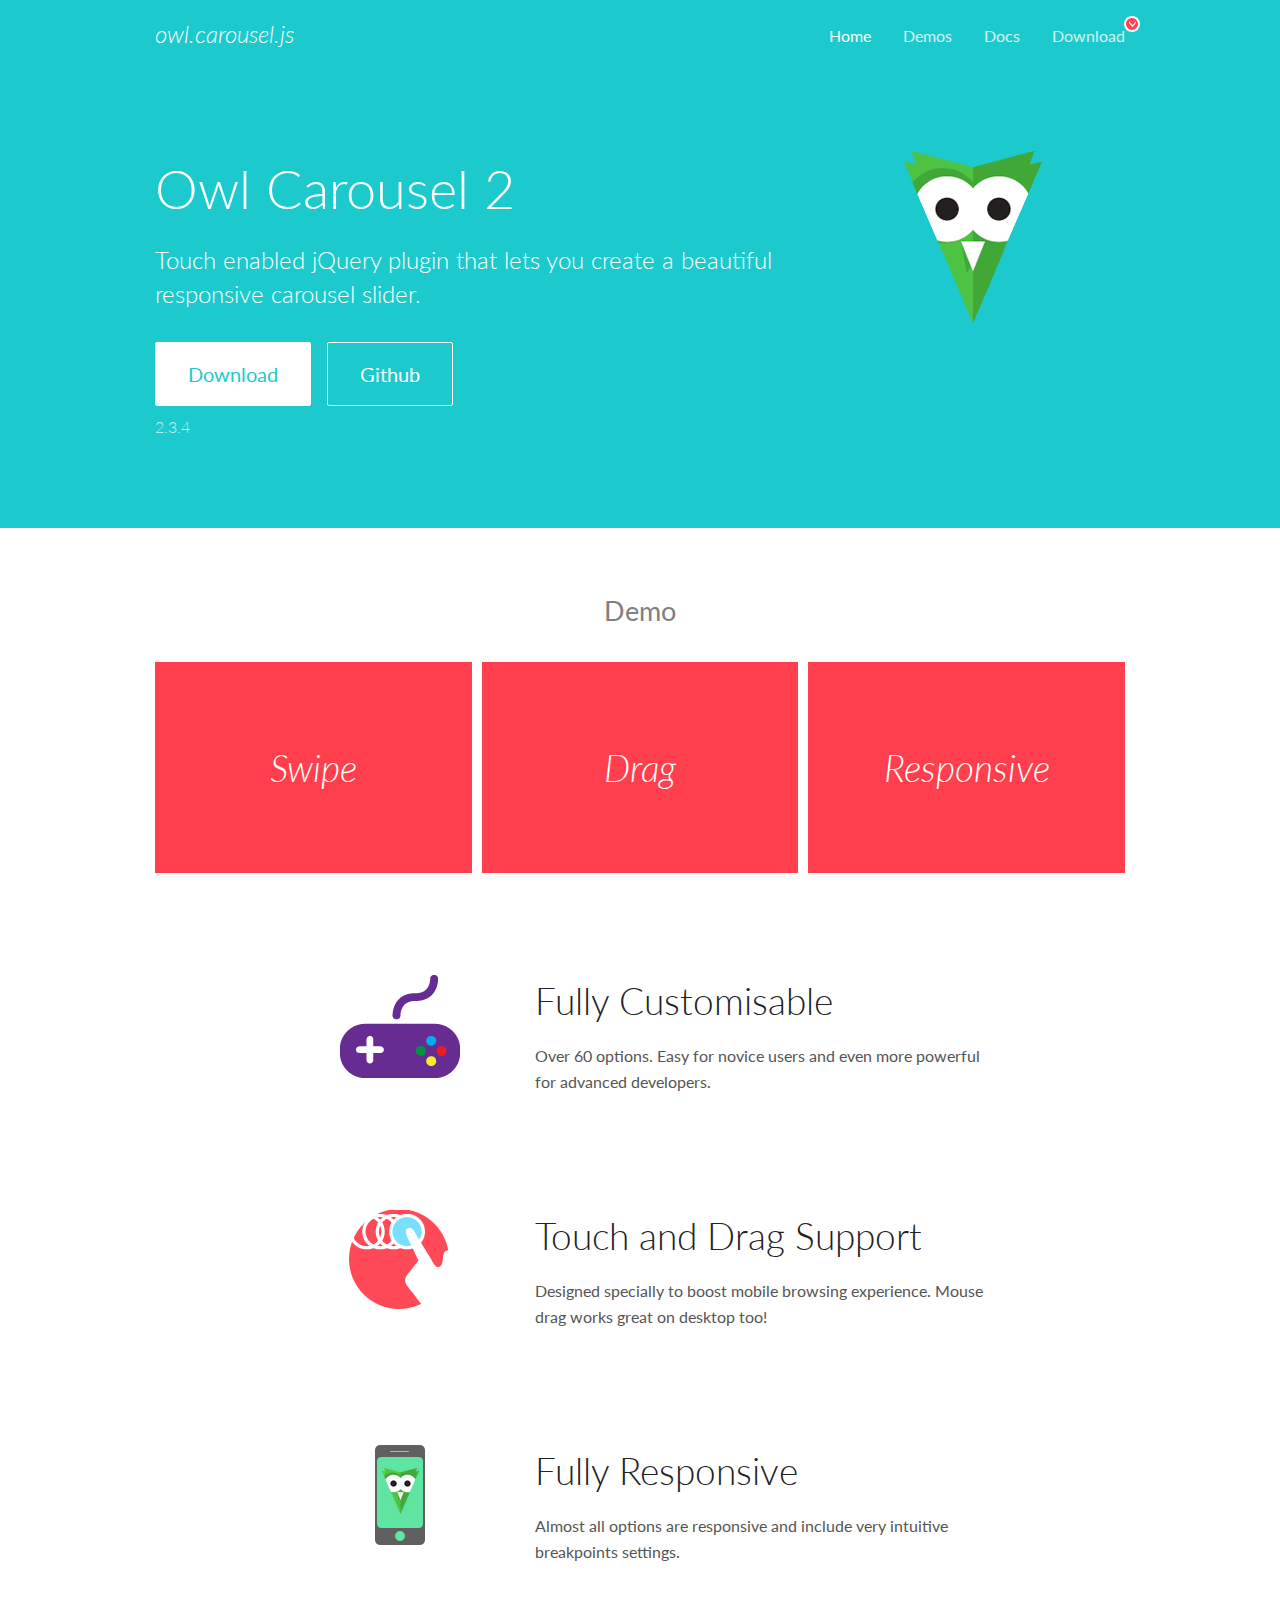
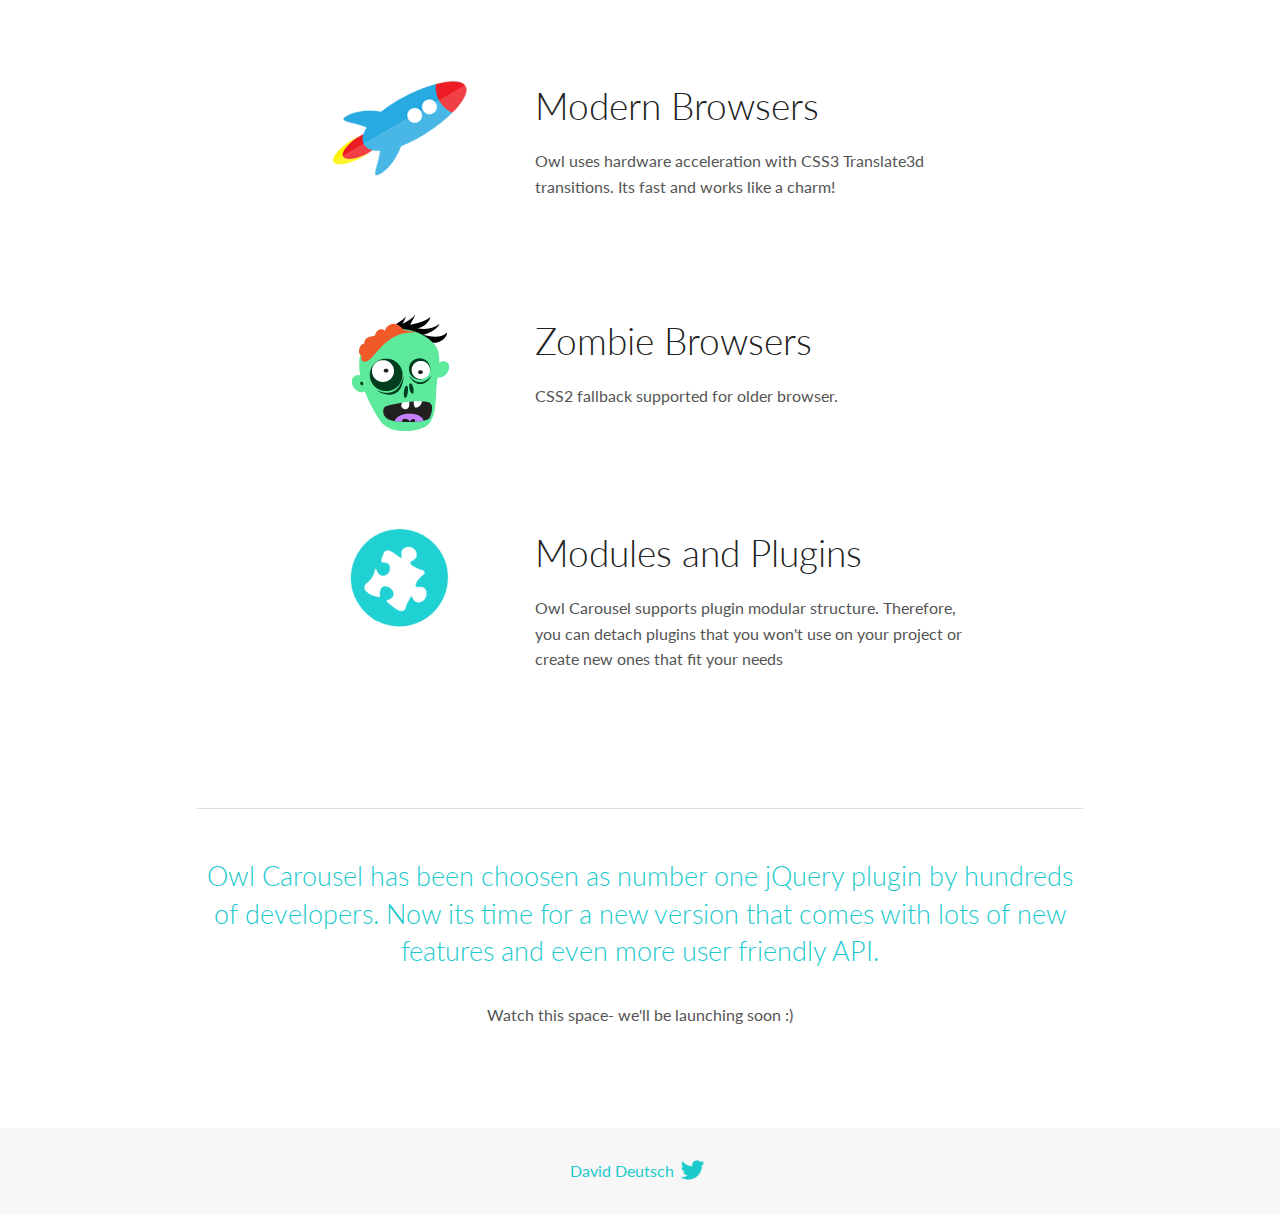
<file: OwlCarousel2-2.3.4/docs/index.html>
<!DOCTYPE html>
<html lang="en">
  <head>

    <!-- head -->
    <meta charset="utf-8">
    <meta name="msapplication-tap-highlight" content="no" />
    <meta name="viewport" content="width=device-width, initial-scale=1.0" />
    <meta name="description" content="Touch enabled jQuery plugin that lets you create beautiful responsive carousel slider.">
    <meta name="author" content="David Deutsch">
    <title>
      Home | Owl Carousel | 2.3.4
    </title>

    <!-- Stylesheets -->
    <link href='https://fonts.googleapis.com/css?family=Lato:300,400,700,400italic,300italic' rel='stylesheet' type='text/css'>
    <link rel="stylesheet" href="assets/css/docs.theme.min.css">

    <!-- Owl Stylesheets -->
    <link rel="stylesheet" href="assets/owlcarousel/assets/owl.carousel.min.css">
    <link rel="stylesheet" href="assets/owlcarousel/assets/owl.theme.default.min.css">

    <!-- HTML5 shim and Respond.js IE8 support of HTML5 elements and media queries -->

    <!--[if lt IE 9]>
      <script src="https://oss.maxcdn.com/libs/html5shiv/3.7.0/html5shiv.js"></script>
      <script src="https://oss.maxcdn.com/libs/respond.js/1.3.0/respond.min.js"></script>
    <![endif]-->

    <!-- Favicons -->
    <link rel="apple-touch-icon-precomposed" sizes="144x144" href="assets/ico/apple-touch-icon-144-precomposed.png">
    <link rel="shortcut icon" href="assets/ico/favicon.png">
    <link rel="shortcut icon" href="favicon.ico">

    <!-- Yeah i know js should not be in header. Its required for demos.-->

    <!-- javascript -->
    <script src="assets/vendors/jquery.min.js"></script>
    <script src="assets/owlcarousel/owl.carousel.js"></script>
  </head>
  <body>

    <!-- header -->
    <header class="header">
      <div class="row">
        <div class="large-12 columns">
          <div class="brand left">
            <h3>
              <a href="/OwlCarousel2/">owl.carousel.js</a> 
            </h3>
          </div>
          <a id="toggle-nav" class="right">
            <span></span> <span></span> <span></span> 
          </a> 
          <div class="nav-bar">
            <ul class="clearfix">
              <li class="active">
                <a href="/OwlCarousel2/index.html">Home</a> 
              </li>
              <li> <a href="/OwlCarousel2/demos/demos.html">Demos</a>  </li>
              <li> <a href="/OwlCarousel2/docs/started-welcome.html">Docs</a>  </li>
              <li>
                <a href="https://github.com/OwlCarousel2/OwlCarousel2/archive/2.3.4.zip">Download</a> 
                <span class="download"></span> 
              </li>
            </ul>
          </div>
        </div>
      </div>
    </header>

    <!-- home panel -->
    <section id="hero">
      <div class="row">
        <div class="large-8 medium-8 columns">
          <h1>Owl Carousel 2</h1>
          <h4>Touch enabled jQuery plugin that lets you create a beautiful responsive carousel slider.</h4>
          <a href="https://github.com/OwlCarousel2/OwlCarousel2/archive/2.3.4.zip" class="hero-button">Download</a> 
          <a href="https://github.com/OwlCarousel2/OwlCarousel2" class="hero-button outline">Github</a> 
          <p>2.3.4</p>
        </div>
        <div class="large-4 medium-4 columns">
          <img class="owl-logo" src="assets/img/owl-logo.png" alt="mr. Owl">
        </div>
      </div>
    </section>

    <!-- body -->
    <div class="home-demo">
      <div class="row">
        <div class="large-12 columns">
          <h3>Demo</h3>
          <div class="owl-carousel">
            <div class="item">
              <h2>Swipe</h2>
            </div>
            <div class="item">
              <h2>Drag</h2>
            </div>
            <div class="item">
              <h2>Responsive</h2>
            </div>
            <div class="item">
              <h2>CSS3</h2>
            </div>
            <div class="item">
              <h2>Fast</h2>
            </div>
            <div class="item">
              <h2>Easy</h2>
            </div>
            <div class="item">
              <h2>Free</h2>
            </div>
            <div class="item">
              <h2>Upgradable</h2>
            </div>
            <div class="item">
              <h2>Tons of options</h2>
            </div>
            <div class="item">
              <h2>Infinity</h2>
            </div>
            <div class="item">
              <h2>Auto Width</h2>
            </div>
          </div>
        </div>
      </div>
    </div>
    <script>
      var owl = $('.owl-carousel');
      owl.owlCarousel({
        margin: 10,
        loop: true,
        responsive: {
          0: {
            items: 1
          },
          600: {
            items: 2
          },
          1000: {
            items: 3
          }
        }
      })
    </script>

    <!-- features -->
    <div id="features">
      <div class="row">
        <div class="small-12 medium-9 small-centered columns">
          <section class="row feature">
            <div class="medium-4 small-12 columns">
              <img src="assets/img/feature-options.png" alt="">
            </div>
            <div class="medium-8 small-12 columns">
              <h2>Fully Customisable</h2>
              <p>Over 60 options. Easy for novice users and even more powerful for advanced developers.</p>
            </div>
          </section>
          <section class="row feature">
            <div class="medium-4 small-12 columns">
              <img src="assets/img/feature-drag.png" alt="">
            </div>
            <div class="medium-8 small-12 columns">
              <h2>Touch and Drag Support</h2>
              <p>Designed specially to boost mobile browsing experience. Mouse drag works great on desktop too!</p>
            </div>
          </section>
          <section class="row feature">
            <div class="medium-4 small-12 columns">
              <img src="assets/img/feature-responsive.png" alt="">
            </div>
            <div class="medium-8 small-12 columns">
              <h2>Fully Responsive</h2>
              <p>Almost all options are responsive and include very intuitive breakpoints settings.</p>
            </div>
          </section>
          <section class="row feature">
            <div class="medium-4 small-12 columns">
              <img src="assets/img/feature-modern.png" alt="">
            </div>
            <div class="medium-8 small-12 columns">
              <h2>Modern Browsers</h2>
              <p>Owl uses hardware acceleration with CSS3 Translate3d transitions. Its fast and works like a charm! </p>
            </div>
          </section>
          <section class="row feature">
            <div class="medium-4 small-12 columns">
              <img src="assets/img/feature-zombie.png" alt="">
            </div>
            <div class="medium-8 small-12 columns">
              <h2>Zombie Browsers</h2>
              <p>CSS2 fallback supported for older browser.</p>
            </div>
          </section>
          <section class="row feature">
            <div class="medium-4 small-12 columns">
              <img src="assets/img/feature-module.png" alt="">
            </div>
            <div class="medium-8 small-12 columns">
              <h2>Modules and Plugins</h2>
              <p>Owl Carousel supports plugin modular structure. Therefore, you can detach plugins that you won&#x27;t use on your project or create new ones that fit your needs</p>
            </div>
          </section>
        </div>
      </div>
    </div>

    <!-- footer -->
    <section id="teaser-text">
      <div class="row">
        <div class="small-12 medium-11 small-centered columns">
          <hr>
          <h3 id="owl-carousel-has-been-choosen-as-number-one-jquery-plugin-by-hundreds-of-developers-now-its-time-for-a-new-version-that-comes-with-lots-of-new-features-and-even-more-user-friendly-api-">Owl Carousel has been choosen as number one jQuery plugin by hundreds of developers. Now its time for a new version that comes with lots of new features and even more user friendly API.</h3>
          <p>Watch this space- we&#39;ll be launching soon :)</p>
        </div>
      </div>
    </section>

    <!-- footer -->
    <footer class="footer">
      <div class="row">
        <div class="large-12 columns">
          <h5>
            <a href="/OwlCarousel2/docs/support-contact.html">David Deutsch</a> 
            <a id="custom-tweet-button" href="https://twitter.com/share?url=https://github.com/OwlCarousel2/OwlCarousel2&text=Owl Carousel - This is so awesome! " target="_blank"></a> 
          </h5>
        </div>
      </div>
    </footer>

    <!-- vendors -->
    <script src="assets/vendors/highlight.js"></script>
    <script src="assets/js/app.js"></script>
  </body>
</html>
</file>
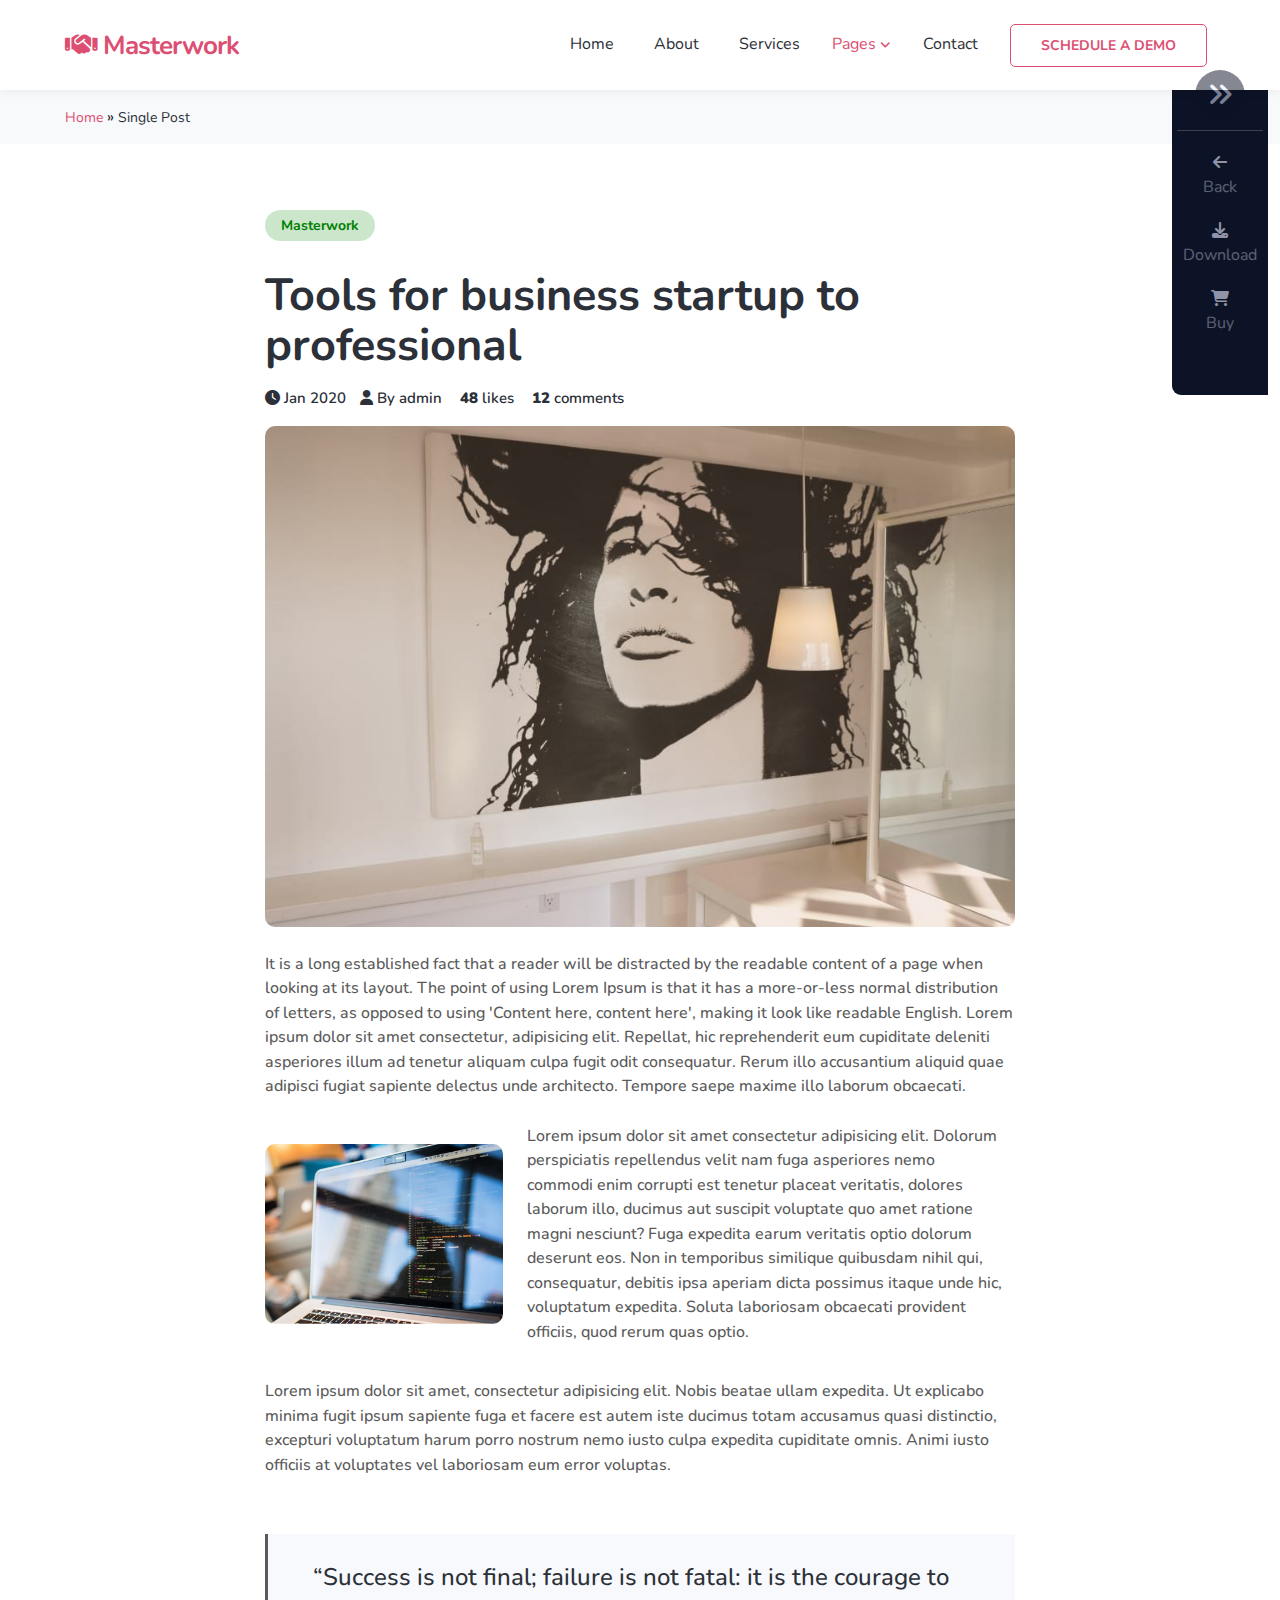
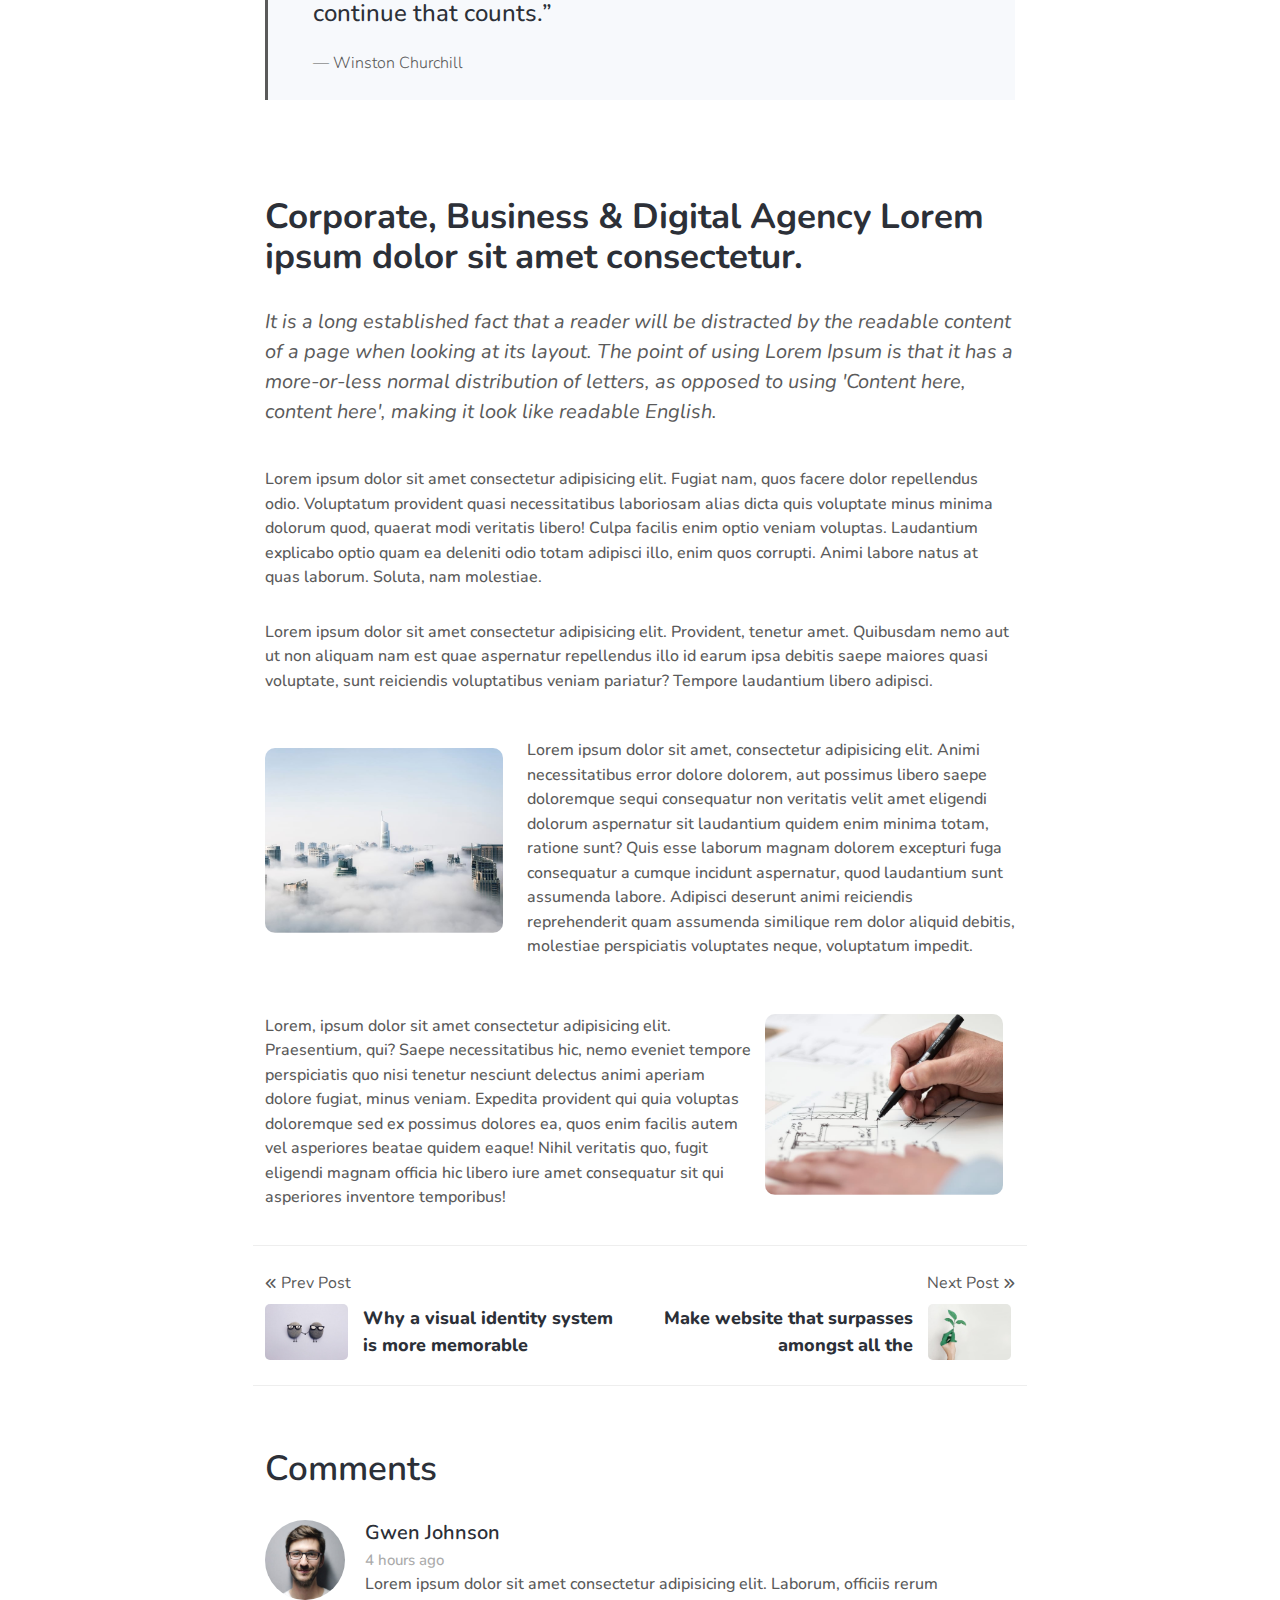
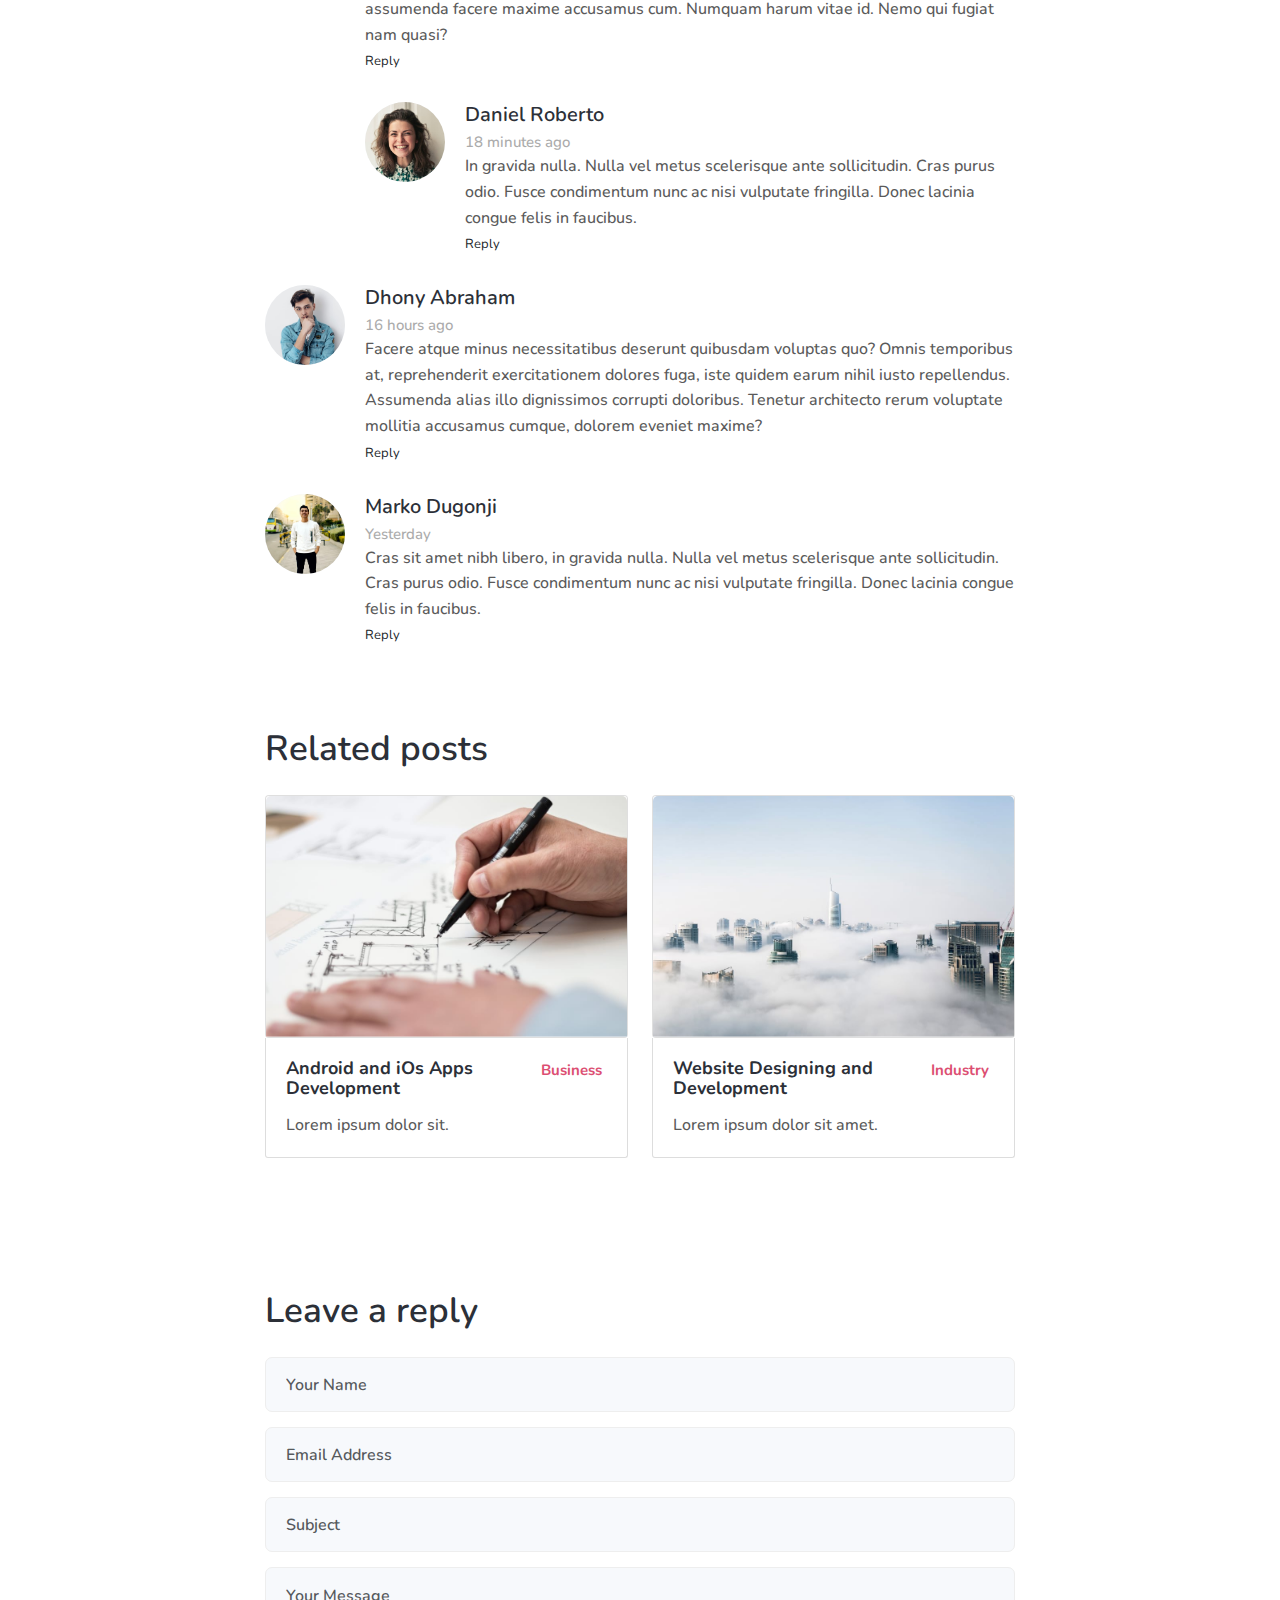
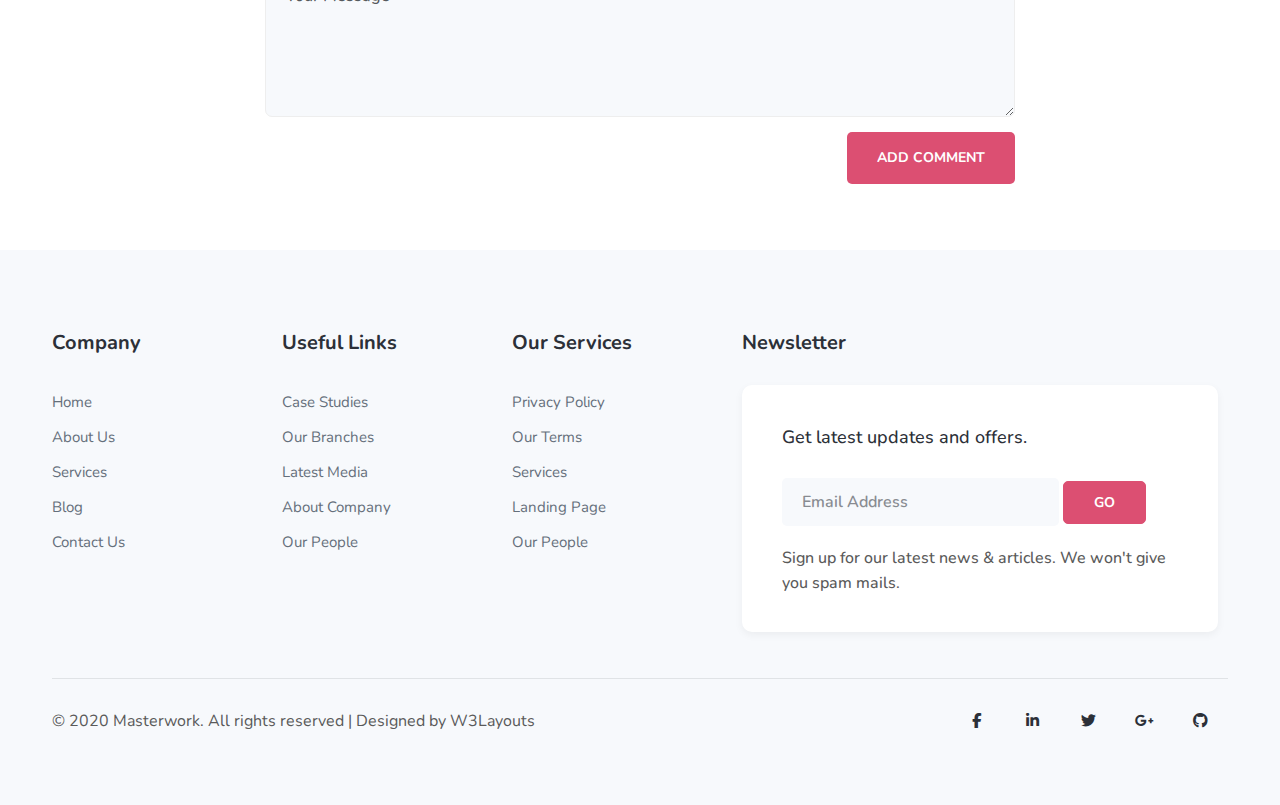
<file: blog-single.html>
<!DOCTYPE html>
<html lang="en">

<head>
  <meta charset="UTF-8" />
  <meta http-equiv="X-UA-Compatible" content="IE=edge" />
  <meta name="viewport" content="width=device-width, initial-scale=1.0" />
  <title>Blog-Single</title>
  <link rel="icon" type="image/png" href="./img/favicon.png">
  <link rel="preconnect" href="https://fonts.googleapis.com" />
  <link rel="preconnect" href="https://fonts.gstatic.com" crossorigin />
  <!-- Bootstrap CSS v5.2.0-beta1 -->
  <link rel="stylesheet" href="https://cdn.jsdelivr.net/npm/bootstrap@5.2.0/dist/css/bootstrap.min.css" />
  <!--fontawesome 6-->
  <link rel="stylesheet" href="https://cdnjs.cloudflare.com/ajax/libs/font-awesome/6.2.0/css/all.min.css" />
  <!--style.css-->
  <link rel="stylesheet" href="./css/styles.min.css" />
</head>

<body>
  <div class="toggle-right-sidebar">
    <span class="fa fa-angle-double-right icon"></span>
  </div>

  <!-- Side-bar-start -->
  <div class="side-bar">
    <div class="container">
      <div class="main-content">
        <div class="btns">
          <a href="https://w3layouts.com/?p=4763800000016615">
            <span class="icon back">
              <span class="fa fa-arrow-left"></span>
            </span>
            <span class="text">Back</span>
          </a>
          <a href="https://w3layouts.com/?p=4763800000016615">
            <span class="icon download">
              <span class="fa fa-download"></span>
            </span>
            <span class="text">Download</span>
          </a>
          <a href="https://w3layouts.com/checkout/?add-to-cart=4763800000016615" class="no-margin-bottom-mobile">
            <span class="icon buy">
              <span class="fa fa-shopping-cart"></span>
            </span>
            <span class="text">Buy</span>
          </a>
        </div>
      </div>
    </div>
  </div>
  <!-- Side-bar-end -->

  <!-- <header id="header" class="bg-white">
    <nav class="navbar navbar-expand-lg navigation bg-white">
      <div class="container-fluid text-center">
        <a id="logo" class="navbar-brand logo" href="index.html">
          <span class="fa fa-handshake"></span>
          <span>Masterwork</span>
        </a>
        <button class="navbar-toggler" type="button" data-bs-toggle="collapse" data-bs-target="#navbarNav"
          aria-controls="navbarNav" aria-expanded="false" aria-label="Toggle navigation">
          <i class="navbar-toggler-icon open-close"></i>
        </button>
        <div class="collapse navbar-collapse menu" id="navbarNav">
          <ul class="navbar-nav ms-md-auto gap-2 list">
            <li class="nav-item rounded home px-2">
              <a class="nav-link" aria-current="page" href="index.html"></i>Home</a>
            </li>
            <li class="nav-item rounded about px-2">
              <a class="nav-link" href="about.html"></i>About</a>
            </li>
            <li class="nav-item rounded service px-2">
              <a class="nav-link" href="service.html"></i>Services</a>
            </li>
            <li class="nav-item dropdown rounded page px-2">
              <a class="nav-link active" href="#" id="navbarDropdown" role="button" data-bs-toggle="dropdown"
                aria-expanded="false">
                Pages
                <i class="fa fa-angle-down fs-6"></i>
              </a>
              <ul class="dropdown-menu dropdown-menu-end" aria-labelledby="navbarDropdown">
                <li><a class="dropdown-item" href="blog.html">Blog posts</a></li>
                <li><a class="dropdown-item" href="blog-single.html">Blog single</a></li>
                <li><a class="dropdown-item" href="landing-single.html">Landing page</a></li>
              </ul>
            </li>
            <li class="nav-item rounded contact px-2">
              <a class="nav-link" href="contact.html">Contact</a>
            </li>
            <li class="nav-item ml-lg-3 px-2 ml-0 mt-lg-0 mt-3 schedule">
              <a class="btn btn-outline-primary theme-button button-schedule" href="contact.html">Schedule a Demo</a>
            </li>
          </ul>
        </div>
      </div>
    </nav>
  </header> -->

  <!-- Header Start -->
  <header id="header" class="bg-white">
    <nav class="navbar navbar-expand-lg navigation bg-white">
      <div class="container-fluid text-center">
        <a id="logo" class="navbar-brand logo" href="index.html">
          <span class="fa fa-handshake"></span>
          <span>Masterwork</span>
        </a>
        <button class="navbar-toggler" id="toggler" type="button" data-bs-toggle="collapse" data-bs-target="#navbarNav"
          aria-controls="navbarNav" aria-expanded="false" aria-label="Toggle navigation">
          <i class="navbar-toggler-icon open-close"></i>
        </button>
        <div class="collapse navbar-collapse menu" id="navbarNav">
          <ul class="navbar-nav ms-md-auto gap-2 list">
            <li class="nav-item rounded home px-2">
              <a class="nav-link" aria-current="page" href="index.html"></i>Home</a>
            </li>
            <li class="nav-item rounded about px-2">
              <a class="nav-link" href="about.html"></i>About</a>
            </li>
            <li class="nav-item rounded service px-2">
              <a class="nav-link" href="service.html"></i>Services</a>
            </li>
            <li class="nav-item dropdown page">
              <a class="nav-link" href="#" style="color:#DC4F72" id="navbarDropdown" role="button" data-bs-toggle="dropdown"
                aria-expanded="false">
                Pages
                <i class="fa fa-angle-down fs-6"></i>
              </a>
              <ul class="dropdown-menu" aria-labelledby="navbarDropdown">
                <li><a class="dropdown-item" href="blog.html">Blog posts</a></li>
                <li><a class="dropdown-item" href="blog-single.html" style="color:#DC4F72" >Blog single</a></li>
                <li><a class="dropdown-item" href="landing-single.html">Landing page</a></li>
              </ul>
            </li>
            <li class="nav-item rounded contact px-2">
              <a class="nav-link" href="contact.html">Contact</a>
            </li>
            <li class="nav-item ml-lg-3 px-2 ml-0 mt-lg-0 mt-3 schedule">
              <a class="btn btn-outline-primary theme-button button-schedule" href="contact.html">Schedule a Demo</a>
            </li>
          </ul>
        </div>
      </div>
    </nav>
  </header>
  <!-- Header End -->

  <!-- Breadcrumps Start -->
  <nav id="breadcrumbs" class="breadcrumbs bg-light">
    <div class="container-fluid">
      <a href="index.html">Home</a> » <span class="breadcrumb_last" aria-current="page">Single Post</span>
    </div>
  </nav>
  <!-- Breadcrumps End -->

  <main class="blog-single-main">

    <!-- Blog Single 1 Start -->
    <section class="blog-single-1">
      <div class="container-fluid">
        <div class="head">
          <div class="content">
            <label class="tagname">Masterwork</label>
            <h2 class="title">Tools for business startup to professional</h2>
            <ul class="blog-list">
              <li>
                <p><span class="fa fa-clock"></span> Jan 2020</p>
              </li>
              <li>
                <p><span class="fa fa-user"></span> By admin</p>
              </li>
              <li>
                <p><span class="fa fa-heart-o"></span> <strong>48</strong> likes</p>
              </li>
              <li>
                <p><span class="fa fa-comments-o"></span> <strong>12</strong> comments</p>
              </li>
            </ul>
          </div>
        </div>
        <div class="body">
          <img src="./img/b6.jpg" alt="B6-IMAGE">
        </div>
        <div class="foot">
          <div class="content">
            <p class="paragraph">
              It is a long established fact that a reader will be distracted by the readable content of a page when
              looking at its layout. The point of using Lorem Ipsum is that it has a
              more-or-less normal distribution of letters, as opposed to using 'Content here, content here', making it
              look like readable English. Lorem ipsum dolor sit amet consectetur,
              adipisicing elit. Repellat, hic reprehenderit eum cupiditate deleniti asperiores illum ad tenetur aliquam
              culpa fugit odit consequatur. Rerum illo accusantium aliquid quae
              adipisci fugiat sapiente delectus unde architecto. Tempore saepe maxime illo laborum obcaecati.
            </p>
            <div class="paragraph-img row">
              <div class="left col-lg-4 col-md-12">
                <img src="./img/b1.jpg" alt="B1-IMAGE">
              </div>
              <div class="right col-lg-8 col-md-12">
                <p class="paragraph">
                  Lorem ipsum dolor sit amet consectetur adipisicing elit. Dolorum perspiciatis repellendus velit nam
                  fuga asperiores nemo commodi enim corrupti est tenetur placeat veritatis,
                  dolores laborum illo, ducimus aut suscipit voluptate quo amet ratione magni nesciunt? Fuga expedita
                  earum veritatis optio dolorum deserunt eos. Non in temporibus similique quibusdam nihil qui,
                  consequatur, debitis ipsa aperiam dicta possimus itaque unde hic, voluptatum expedita. Soluta
                  laboriosam obcaecati provident officiis, quod rerum quas optio.
                </p>
              </div>
            </div>
            <p class="paragraph">
              Lorem ipsum dolor sit amet, consectetur adipisicing elit. Nobis beatae ullam expedita. Ut explicabo minima
              fugit ipsum sapiente fuga et facere est autem iste ducimus totam
              accusamus quasi distinctio, excepturi voluptatum harum porro nostrum nemo iusto culpa expedita cupiditate
              omnis. Animi iusto officiis at voluptates vel laboriosam eum error voluptas.
            </p>
          </div>
        </div>
      </div>
    </section>
    <!-- Blog Single 1 End -->

    <!-- Blog Single 2 Start -->
    <section class="blog-single-2">
      <div class="container-fluid">
        <div class="wrapper">
          <blockquote class="blockquote">
            <q class="quotes">Success is not final; failure is not fatal: it is the courage to continue that counts.</q>
            <footer class="blockquote-footer">Winston Churchill</footer>
          </blockquote>
        </div>
      </div>
    </section>
    <!-- Blog Single 2 End -->

    <!-- Blog Single 3 Start -->
    <section class="blog-single-3">
      <div class="container-fluid">
        <div class="wrapper">
          <div class="main-content">
            <h4 class="head">Corporate, Business & Digital Agency Lorem ipsum dolor sit amet consectetur.</h4>
            <h5 class="sub-head">
              It is a long established fact that a reader will be distracted by the readable content
              of a page when looking at its layout. The point of using Lorem Ipsum is that it has a more-or-less
              normal distribution of letters, as opposed to using 'Content here, content here', making it look like
              readable English.
            </h5>
            <p class="para">
              Lorem ipsum dolor sit amet consectetur adipisicing elit. Fugiat nam, quos facere dolor repellendus odio.
              Voluptatum provident quasi necessitatibus laboriosam alias dicta quis voluptate minus minima dolorum quod,
              quaerat modi veritatis libero! Culpa facilis enim optio veniam voluptas. Laudantium explicabo optio quam
              ea deleniti odio totam adipisci illo,
              enim quos corrupti. Animi labore natus at quas laborum. Soluta, nam molestiae.
            </p>
            <p class="para">
              Lorem ipsum dolor sit amet consectetur adipisicing elit. Provident, tenetur amet. Quibusdam nemo aut ut
              non aliquam nam est quae aspernatur repellendus
              illo id earum ipsa debitis saepe maiores quasi voluptate, sunt reiciendis voluptatibus veniam pariatur?
              Tempore laudantium libero adipisci.
            </p>
            <div class="para-img row">
              <div class="left col-lg-4 col-md-12">
                <img src="./img/b2.jpg" alt="B2-IMAGE">
              </div>
              <div class="right col-lg-8 col-md-12">
                <p class="para">
                  Lorem ipsum dolor sit amet, consectetur adipisicing elit. Animi necessitatibus error dolore dolorem,
                  aut possimus libero saepe doloremque sequi consequatur non
                  veritatis velit amet eligendi dolorum aspernatur sit laudantium quidem enim minima totam, ratione
                  sunt? Quis esse laborum magnam dolorem excepturi fuga consequatur a
                  cumque incidunt aspernatur, quod laudantium sunt assumenda labore. Adipisci deserunt animi reiciendis
                  reprehenderit quam assumenda similique rem dolor aliquid debitis,
                  molestiae perspiciatis voluptates neque, voluptatum impedit.
                </p>
              </div>
            </div>
            <div class="para-img row">
              <div class="right col-lg-8 col-md-12" style="padding-left: 0; padding-right:12px">
                <p class="para">
                  Lorem, ipsum dolor sit amet consectetur adipisicing elit.
                  Praesentium, qui? Saepe necessitatibus hic, nemo eveniet tempore
                  perspiciatis quo nisi tenetur nesciunt delectus animi aperiam dolore fugiat, minus veniam.
                  Expedita provident qui quia voluptas doloremque sed ex possimus dolores ea, quos enim facilis autem
                  vel asperiores beatae quidem eaque!
                  Nihil veritatis quo, fugit eligendi magnam officia hic libero iure amet consequatur sit qui asperiores
                  inventore temporibus!
                </p>
              </div>
              <div class="left col-lg-4 col-md-12 except" style="padding-left: 0">
                <img src="./img/b3.jpg" alt="B3-IMAGE">
              </div>
            </div>
            <nav class="post-navigation row">
              <div class="post-prev col-6 ">
                <span class="nav-title">
                  <span class="fa fa-angle-double-left"></span> Prev Post </span>
                <a href="#url" rel="prev" class="posts-view posts-view-left">
                  <img src="./img/b9.jpg" class="img-fluid postimg d-md-block ">
                  <label>Why a visual identity system is more memorable</label>
                </a>
              </div>
              <div class="post-next col-6 pl-sm-5">
                <span class="nav-title">
                  Next Post <span class="fa fa-angle-double-right"></span> </span>
                <a href="#url" rel="next" class="posts-view posts-view-right">
                  <label>Make website that surpasses amongst all the</label>
                  <img src="./img/b5.jpg" class="img-fluid postimg d-md-block ">
                </a>
              </div>
            </nav>
          </div>
        </div>
      </div>
    </section>
    <!-- Blog Single 3 End -->

    <!-- Blog Single 4 Start -->
    <section class="blog-single-4">
      <div class="container-fluid">
        <div class="wrapper">
          <div class="main-content">
            <h3 class="title">Comments</h3>
            <div class="comment-item">
              <div class="commentator">
                <img src="./img/team1.jpg" alt="TEAM-1">
              </div>
              <div class="comment">
                <h5 class="name">Gwen Johnson</h5>
                <span class="time">4 hours ago</span>
                <p class="opinion">
                  Lorem ipsum dolor sit amet consectetur adipisicing elit.
                  Laborum, officiis rerum assumenda facere maxime accusamus cum.
                  Numquam harum vitae id. Nemo qui fugiat nam quasi?
                </p>
                <a href="#reply" class="reply-btn">Reply</a>
                <div class="comment-item">
                  <div class="commentator">
                    <img src="./img/team2.jpg" alt="TEAM-2">
                  </div>
                  <div class="comment">
                    <h5 class="name">Daniel Roberto</h5>
                    <span class="time">18 minutes ago</span>
                    <p class="opinion">
                      In gravida nulla. Nulla vel metus scelerisque ante sollicitudin. Cras purus odio.
                      Fusce condimentum nunc ac nisi vulputate fringilla. Donec lacinia congue felis in faucibus.
                    </p>
                    <a href="#reply" class="reply-btn">Reply</a>
                  </div>
                </div>
              </div>
            </div>
            <div class="comment-item">
              <div class="commentator">
                <img src="./img/team3.jpg" alt="TEAM-3">
              </div>
              <div class="comment">
                <h5 class="name">Dhony Abraham</h5>
                <span class="time">16 hours ago</span>
                <p class="opinion">
                  Facere atque minus necessitatibus deserunt quibusdam voluptas quo? Omnis temporibus at,
                  reprehenderit exercitationem dolores fuga, iste quidem earum nihil iusto repellendus.
                  Assumenda alias illo dignissimos corrupti doloribus. Tenetur architecto rerum voluptate mollitia
                  accusamus cumque,
                  dolorem eveniet maxime?
                </p>
                <a href="#reply" class="reply-btn">Reply</a>
              </div>
            </div>
            <div class="comment-item">
              <div class="commentator">
                <img src="./img/team4.jpg" alt="TEAM-4">
              </div>
              <div class="comment">
                <h5 class="name">Marko Dugonji</h5>
                <span class="time">Yesterday</span>
                <p class="opinion">
                  Cras sit amet nibh libero, in gravida nulla. Nulla vel metus scelerisque ante sollicitudin.
                  Cras purus odio. Fusce condimentum nunc ac nisi vulputate fringilla.
                  Donec lacinia congue felis in faucibus.
                </p>
                <a href="#reply" class="reply-btn">Reply</a>
              </div>
            </div>
          </div>
        </div>
      </div>
    </section>
    <!-- Blog Single 4 End -->

    <!-- Blog Single 5 Start -->
    <section class="blog-single-5">
      <div class="container-fluid">
        <div class="wrapper">
          <div class="main-content">
            <h3 class="title">Related posts</h3>
            <div class="row posts">
              <div class="col-md-6 col-sm-12 column">
                <div class="box">
                  <div class="card card-style">
                    <a href="#url"><img class="card-img-top" src="./img/b10.jpg" alt="B10-image"></a>
                  </div>
                  <div class="card-body">
                    <div class="card-grid">
                      <div class="card-grid-column1">
                        <a href="#url">
                          <h4 class="card-title">Android and iOs Apps Development</h4>
                        </a>
                        <p class="card-text">Lorem ipsum dolor sit.</p>
                      </div>
                      <div class="card-grid-column2">
                        <p class="image-caption">Business</p>
                      </div>
                    </div>
                  </div>
                </div>
              </div>
              <div class="col-md-6 col-sm-12 column">
                <div class="box">
                  <div class="card card-style">
                    <a href="#url"><img class="card-img-top" src="./img/b11.jpg" alt="B11-image"></a>
                  </div>
                  <div class="card-body">
                    <div class="card-grid">
                      <div class="card-grid-column1">
                        <a href="#url">
                          <h4 class="card-title">Website Designing and Development</h4>
                        </a>
                        <p class="card-text">Lorem ipsum dolor sit amet.</p>
                      </div>
                      <div class="card-grid-column2">
                        <p class="image-caption">Industry</p>
                      </div>
                    </div>
                  </div>
                </div>
              </div>
            </div>
          </div>
        </div>
      </div>
    </section>
    <!-- Blog Single 5 End -->

    <!-- Blog Single 6 Start -->
    <section class="blog-single-6" id="reply">
      <div class="container-fluid">
        <div class="wrapper">
          <div class="main-content">
            <h3 class="title">Leave a reply</h3>
            <form class="main-form">
              <div class="form-input">
                <input type="text" class="form-control" name="name" placeholder="Your Name">
              </div>
              <div class="form-input">
                <input type="text" class="form-control" name="name" placeholder="Email Address">
              </div>
              <div class="form-input">
                <input type="text" class="form-control" name="name" placeholder="Subject">
              </div>
              <div class="form-input">
                <textarea class="contact-textarea form-control" rows placeholder="Your Message"
                  spellcheck="false"></textarea>
              </div>
              <div class="btn-contain">
                <button class="btn-add text-right" type="submit">ADD COMMENT</button>
              </div>
            </form>
          </div>
        </div>
      </div>
    </section>
    <!-- Blog Single 6 End -->
  </main>

  <!-- Footer Start -->
  <footer>
    <div class="container-fluid">
      <div class="wrapper">
        <div class="row main-row">
          <section class="col-lg-2 col-md-6 col-sm-12 column">
            <div class="footer-heading">
              <h3>Company</h3>
            </div>
            <div class="footer-body">
              <ul>
                <li>Home</li>
                <li>About Us</li>
                <li>Services</li>
                <li>Blog</li>
                <li>Contact Us</li>
              </ul>
            </div>
          </section>
          <section class="col-lg-2 col-md-6 col-sm-12 column">
            <div class="footer-heading">
              <h3>Useful Links</h3>
            </div>
            <div class="footer-body">
              <ul>
                <li>Case Studies</li>
                <li>Our Branches</li>
                <li>Latest Media</li>
                <li>About Company</li>
                <li>Our People</li>
              </ul>
            </div>
          </section>
          <section class="col-lg-2 col-md-6 col-sm-12 column">
            <div class="footer-heading">
              <h3>Our Services</h3>
            </div>
            <div class="footer-body">
              <ul>
                <li>Privacy Policy</li>
                <li>Our Terms</li>
                <li>Services</li>
                <li>Landing Page</li>
                <li>Our People</li>
              </ul>
            </div>
          </section>
          <section class="col-lg-5 col-md-6 col-sm-12 column form-handle">
            <div class="footer-heading">
              <h3>Newsletter</h3>
            </div>
            <div class="footer-body">
              <div class="end-column">
                <h4>Get latest updates and offers.</h4>
                <form action="#" class="subscribe" method="post">
                  <input type="email" name="email" placeholder="Email Address" required="">
                  <button type="submit">Go</button>
                </form>
                <p>Sign up for our latest news &amp; articles. We won't give you spam mails.</p>
              </div>
            </div>
          </section>
        </div>

        <hr class="row-barrier" style="opacity: 0.1;">

        <div class="copyright mt-4">
          <div class="columns text-lg-left text-center">
            <p>© 2020 Masterwork. All rights reserved | Designed by <a href="https://w3layouts.com/">W3Layouts</a></p>
          </div>
          <div class="columns-2 mt-lg-0 mt-3">
            <ul class="social">
              <li><a href="#facebook"><i class="fab fa-facebook-f"></i></a>
              </li>
              <li><a href="#linkedin"><i class="fab fa-linkedin-in"></i></a>
              </li>
              <li><a href="#twitter"><i class="fab fa-twitter"></i></a>
              </li>
              <li><a href="#google"><i class="fab fa-google-plus-g"></i></a>
              </li>
              <li><a href="#github"><i class="fab fa-github"></i></a>
              </li>
            </ul>
          </div>
        </div>
      </div>
    </div>
  </footer>
  <!-- Footer End -->

  <!-- Button Back To Top Start -->
  <button onclick="topFunction()" id="myBtn" class="btn-backTop" title="Go to top">
    <i class="fa fa-angle-up"></i>
  </button>
  <!-- Button Back To Top End -->

  <!-- Script -->

  <!-- BS% -->
  <script src="https://cdn.jsdelivr.net/npm/@popperjs/core@2.11.5/dist/umd/popper.min.js"
    integrity="sha384-Xe+8cL9oJa6tN/veChSP7q+mnSPaj5Bcu9mPX5F5xIGE0DVittaqT5lorf0EI7Vk"
    crossorigin="anonymous"></script>
  <script src="https://cdn.jsdelivr.net/npm/bootstrap@5.2.0/dist/js/bootstrap.min.js"
    integrity="sha384-ODmDIVzN+pFdexxHEHFBQH3/9/vQ9uori45z4JjnFsRydbmQbmL5t1tQ0culUzyK"
    crossorigin="anonymous"></script>

  <!-- Seft-defined Script -->
  <script>

    // When the user scrolls down 90px from the top of the document, resize the navbar's padding and the logo's font size
    window.onscroll = function () { scrollFunction() };

    function scrollFunction() {
      if (document.body.scrollTop > 30 || document.documentElement.scrollTop > 30) {
        document.querySelector("button.btn-backTop").style.display = "block"
        document.querySelector("header").style.height = "70px";
        document.querySelector("breadcrumbs").style.marginTop = "70px";
      } else {
        document.querySelector("button.btn-backTop").style.display = "none"
        document.querySelector("header").style.height = "90px";
        document.querySelector("breadcrumbs").style.marginTop = "90px";
      }
    }
    function topFunction() {
      document.body.scrollTop = 0;
      document.documentElement.scrollTop = 0;
    }
  </script>
</body>

</html>
</file>
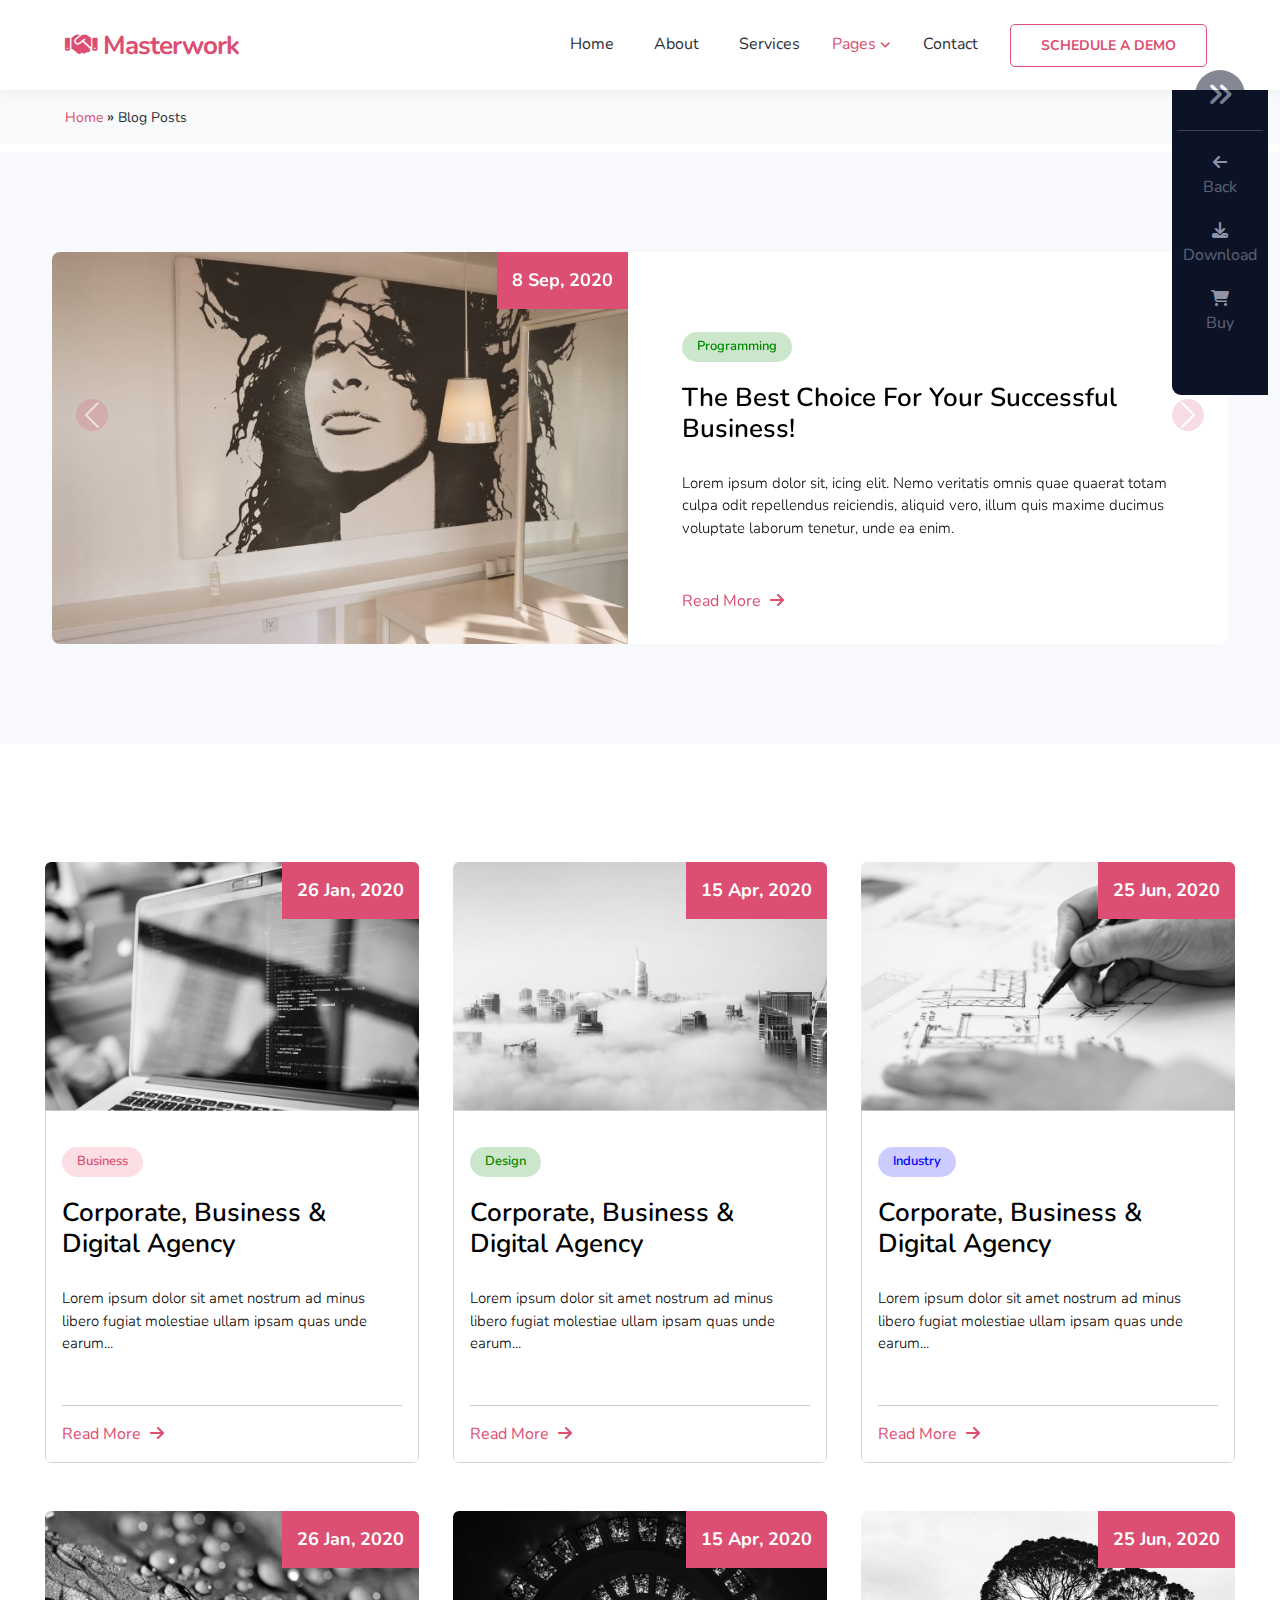
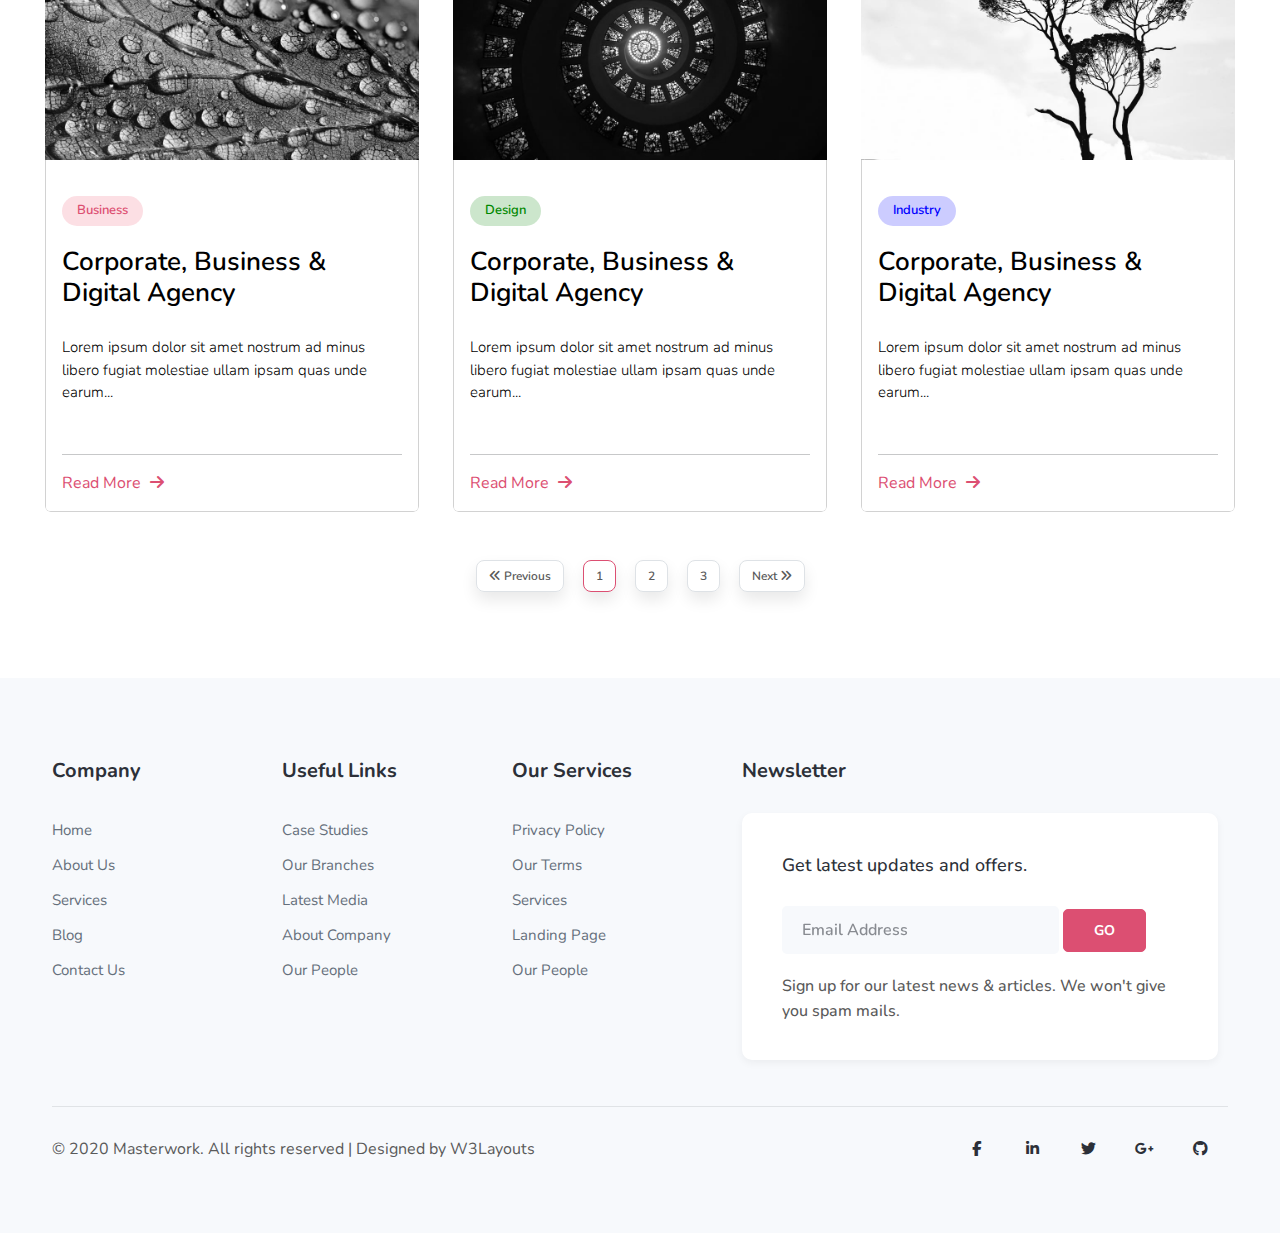
<file: blog.html>
<!DOCTYPE html>
<html lang="en">

<head>
  <meta charset="UTF-8" />
  <meta http-equiv="X-UA-Compatible" content="IE=edge" />
  <meta name="viewport" content="width=device-width, initial-scale=1.0" />
  <title>Blog</title>
  <link rel="icon" type="image/png" href="./img/favicon.png">
  <link rel="preconnect" href="https://fonts.googleapis.com" />
  <link rel="preconnect" href="https://fonts.gstatic.com" crossorigin />

  <!-- Owl carousel -->
  <link rel="stylesheet" href="./OwlCarousel2-2.3.4/css/owl.carousel.min.css" />
  <link rel="stylesheet" href="./OwlCarousel2-2.3.4/css/owl.theme.default.min.css" />
  <!-- Bootstrap CSS v5.2.0-beta1 -->
  <link rel="stylesheet" href="https://cdn.jsdelivr.net/npm/bootstrap@5.2.0/dist/css/bootstrap.min.css" />
  <!--fontawesome 6-->
  <link rel="stylesheet" href="https://cdnjs.cloudflare.com/ajax/libs/font-awesome/6.2.0/css/all.min.css" />
  <!--style.css-->
  <link rel="stylesheet" href="./css/styles.min.css" />
</head>

<body>
  <!-- <div class="side-right-bar"></div> -->

  <div class="toggle-right-sidebar">
    <span class="fa fa-angle-double-right icon"></span>
  </div>

  <!-- Side-bar-start -->
  <div class="side-bar">
    <div class="container">
      <div class="main-content">
        <div class="btns">
          <a href="https://w3layouts.com/?p=4763800000016615">
            <span class="icon back">
              <span class="fa fa-arrow-left"></span>
            </span>
            <span class="text">Back</span>
          </a>
          <a href="https://w3layouts.com/?p=4763800000016615">
            <span class="icon download">
              <span class="fa fa-download"></span>
            </span>
            <span class="text">Download</span>
          </a>
          <a href="https://w3layouts.com/checkout/?add-to-cart=4763800000016615" class="no-margin-bottom-mobile">
            <span class="icon buy">
              <span class="fa fa-shopping-cart"></span>
            </span>
            <span class="text">Buy</span>
          </a>
        </div>
      </div>
    </div>
  </div>
  <!-- Side-bar-end -->

  <!-- Header Start -->
  <header id="header" class="bg-white">
    <nav class="navbar navbar-expand-lg navigation bg-white">
      <div class="container-fluid text-center">
        <a id="logo" class="navbar-brand logo" href="index.html">
          <span class="fa fa-handshake"></span>
          <span>Masterwork</span>
        </a>
        <button class="navbar-toggler" id="toggler" type="button" data-bs-toggle="collapse" data-bs-target="#navbarNav"
          aria-controls="navbarNav" aria-expanded="false" aria-label="Toggle navigation">
          <i class="navbar-toggler-icon open-close"></i>
        </button>
        <div class="collapse navbar-collapse menu" id="navbarNav">
          <ul class="navbar-nav ms-md-auto gap-2 list">
            <li class="nav-item rounded home px-2">
              <a class="nav-link" aria-current="page" href="index.html"></i>Home</a>
            </li>
            <li class="nav-item rounded about px-2">
              <a class="nav-link" href="about.html"></i>About</a>
            </li>
            <li class="nav-item rounded service px-2">
              <a class="nav-link" href="service.html"></i>Services</a>
            </li>
            <li class="nav-item dropdown page">
              <a class="nav-link" style="color: #DC4F72;" href="#" id="navbarDropdown" role="button"
                data-bs-toggle="dropdown" aria-expanded="false">
                Pages
                <i class="fa fa-angle-down fs-6"></i>
              </a>
              <ul class="dropdown-menu" aria-labelledby="navbarDropdown">
                <li><a class="dropdown-item" href="blog.html">Blog posts</a></li>
                <li><a class="dropdown-item" href="blog-single.html">Blog single</a></li>
                <li><a class="dropdown-item" href="landing-single.html">Landing page</a></li>
              </ul>
            </li>
            <li class="nav-item rounded contact px-2">
              <a class="nav-link" href="contact.html">Contact</a>
            </li>
            <li class="nav-item ml-lg-3 px-2 ml-0 mt-lg-0 mt-3 schedule">
              <a class="btn btn-outline-primary theme-button button-schedule" href="contact.html">Schedule a Demo</a>
            </li>
          </ul>
        </div>
      </div>
    </nav>
  </header>
  <!-- Header End -->
  <!-- <nav id="breadcrumbs" class="breadcrumbs bg-light">
    <div class="container-fluid">
      <a href="index.html">Home</a> » <span class="breadcrumb_last" aria-current="page">Single Post</span>
    </div>
  </nav> -->
  <!-- Breadcrumps Start -->
  <nav id="breadcrumbs" class="breadcrumbs bg-light">
    <div class="container-fluid">
      <a href="index.html">Home</a> » <span class="breadcrumb_last" aria-current="page">Blog Posts</span>
    </div>
  </nav>
  <!-- Breadcrumps End -->
  <main>
    <!-- <section class="nav-page">
      <nav class="breadcrumbs" id="breadcrumbs">
        <div class="container">
          <a href="index.html">Home</a>
          »
          <span class="breadcrumbs-last">Blog Posts</span>
        </div>
      </nav>
    </section> -->


    <div style="margin: 8px auto; display: block; text-align:center;">
      <!---728x90--->
    </div>

    <section class="carousel">
      <div class="container">
        <div id="carouselExampleControls" class="carousel slide" data-bs-ride="carousel">
          <div class="carousel-inner owl-carousel d-block">
            <div class="carousel-item active owl-item item">
              <div class="row row1">
                <div class="col col-12 col-lg-6 col1">
                  <a href="blog-single.html" class="image">
                    <img src="./img/blog_b6.jpg" alt="blog b6">
                    <p class="date">8 Sep, 2020</p>
                  </a>

                </div>
                <div class="col col-12 col-lg-6 col2">
                  <div class="blog-info">
                    <label class="tag-label green">Programming</label>
                    <h4><a class="" href="blog-single.html">The Best Choice For Your Successful Business!</a></h4>
                    <p class="blog-text">Lorem ipsum dolor sit, icing elit. Nemo veritatis omnis quae quaerat totam
                      culpa odit repellendus reiciendis,
                      aliquid vero, illum quis maxime ducimus voluptate laborum tenetur, unde ea enim.</p>
                    <a href="blog-single.html" class=" btn-news mt-4 mt-md-5">Read More <span class="fa fa-arrow-right"
                        aria-hidden="true"></span>
                    </a>
                  </div>
                </div>
              </div>
            </div>
            <div class="carousel-item owl-item item">
              <div class="row row1">
                <div class="col col-12 col-lg-6 col1">
                  <a href="blog-single.html" class="image">
                    <img src="./img/blog_b5.jpg" alt="blog b5">
                    <p class="date">8 Sep, 2020</p>
                  </a>

                </div>
                <div class="col col-12 col-lg-6 col2">
                  <div class="blog-info">
                    <label class="tag-label blue">Industry</label>
                    <h4><a class="" href="blog-single.html">The Best Choice For Your Successful Business!</a></h4>
                    <p class="blog-text">Lorem ipsum dolor sit, icing elit. Nemo veritatis omnis quae quaerat totam
                      culpa odit repellendus reiciendis,
                      aliquid vero, illum quis maxime ducimus voluptate laborum tenetur, unde ea enim.</p>
                    <a href="blog-single.html" class=" btn-news mt-4 mt-md-5">Read More <span class="fa fa-arrow-right"
                        aria-hidden="true"></span>
                    </a>
                  </div>
                </div>
              </div>
            </div>
            <div class="carousel-item owl-item item">
              <div class="row row1">
                <div class="col col-12 col-lg-6 col1">
                  <a href="blog-single.html" class="image">
                    <img src="./img/blog_b9.jpg" alt="blog b9">
                    <p class="date">8 Sep, 2020</p>
                  </a>

                </div>
                <div class="col col-12 col-lg-6 col2">
                  <div class="blog-info">
                    <label class="tag-label red">Design</label>
                    <h4><a class="" href="blog-single.html">The Best Choice For Your Successful Business!</a></h4>
                    <p class="blog-text">Lorem ipsum dolor sit, icing elit. Nemo veritatis omnis quae quaerat totam
                      culpa odit repellendus reiciendis,
                      aliquid vero, illum quis maxime ducimus voluptate laborum tenetur, unde ea enim.</p>
                    <a href="blog-single.html" class=" btn-news mt-4 mt-md-5">Read More <span class="fa fa-arrow-right"
                        aria-hidden="true"></span>
                    </a>
                  </div>
                </div>
              </div>
            </div>
          </div>
          <button class="carousel-control-prev" type="button" data-bs-target="#carouselExampleControls"
            data-bs-slide="prev">
            <span class="carousel-control-prev-icon" aria-hidden="true"></span>
            <span class="visually-hidden">Previous</span>
          </button>
          <button class="carousel-control-next" type="button" data-bs-target="#carouselExampleControls"
            data-bs-slide="next">
            <span class="carousel-control-next-icon" aria-hidden="true"></span>
            <span class="visually-hidden">Next</span>
          </button>
        </div>
      </div>
    </section>

    <section class="news">
      <div class="container">
        <div class="grid-view">
          <div class="row">
            <div class="col col-12 col-md-6 col-lg-4 mt-5">
              <div class="card">
                <img src="./img/blog_b1.jpg" class="card-img-top" alt="blog-b1">
                <p class="date">26 Jan, 2020</p>

                <div class="card-body">
                  <div class="blog-info">
                    <label class="tag-label red">Business</label>
                    <h5 class="card-title">Corporate, Business & Digital Agency</h5>
                    <p class="card-text">Lorem ipsum dolor sit amet nostrum ad minus libero fugiat molestiae ullam ipsam
                      quas
                      unde earum...</p>
                    <hr>
                    <a href="blog-single.html" class=" btn-news mt-4 mt-md-5">Read More <span class="fa fa-arrow-right"
                        aria-hidden="true"></span>
                    </a>
                  </div>
                </div>
              </div>
            </div>

            <div class="col col-12 col-md-6 col-lg-4 mt-5">
              <div class="card">
                <img src="./img/blog_b2.jpg" class="card-img-top" alt="blog-b2">
                <p class="date">15 Apr, 2020</p>

                <div class="card-body">
                  <div class="blog-info">
                    <label class="tag-label green">Design</label>
                    <h5 class="card-title">Corporate, Business & Digital Agency</h5>
                    <p class="card-text">Lorem ipsum dolor sit amet nostrum ad minus libero fugiat molestiae ullam ipsam
                      quas
                      unde earum...</p>
                    <hr>
                    <a href="blog-single.html" class=" btn-news mt-4 mt-md-5">Read More <span class="fa fa-arrow-right"
                        aria-hidden="true"></span>
                    </a>
                  </div>
                </div>
              </div>
            </div>

            <div class="col col-12 col-md-6 col-lg-4 mt-5">
              <div class="card">
                <img src="./img/blog_b3.jpg" class="card-img-top" alt="blog-b3">
                <p class="date">25 Jun, 2020</p>

                <div class="card-body">
                  <div class="blog-info">
                    <label class="tag-label blue">Industry</label>
                    <h5 class="card-title">Corporate, Business & Digital Agency</h5>
                    <p class="card-text">Lorem ipsum dolor sit amet nostrum ad minus libero fugiat molestiae ullam ipsam
                      quas
                      unde earum...</p>
                    <hr>
                    <a href="blog-single.html" class=" btn-news mt-4 mt-md-5">Read More <span class="fa fa-arrow-right"
                        aria-hidden="true"></span>
                    </a>
                  </div>
                </div>
              </div>
            </div>

            <div class="col col-12 col-md-6 col-lg-4 mt-5">
              <div class="card">
                <img src="./img/blog_b4.jpg" class="card-img-top" alt="blog-b4">
                <p class="date">26 Jan, 2020</p>

                <div class="card-body">
                  <div class="blog-info">
                    <label class="tag-label red">Business</label>
                    <h5 class="card-title">Corporate, Business & Digital Agency</h5>
                    <p class="card-text">Lorem ipsum dolor sit amet nostrum ad minus libero fugiat molestiae ullam ipsam
                      quas
                      unde earum...</p>
                    <hr>
                    <a href="blog-single.html" class=" btn-news mt-4 mt-md-5">Read More <span class="fa fa-arrow-right"
                        aria-hidden="true"></span>
                    </a>
                  </div>
                </div>
              </div>
            </div>

            <div class="col col-12 col-md-6 col-lg-4 mt-5">
              <div class="card">
                <img src="./img/blog_b7.jpg" class="card-img-top" alt="blog-b7">
                <p class="date">15 Apr, 2020</p>

                <div class="card-body">
                  <div class="blog-info">
                    <label class="tag-label green">Design</label>
                    <h5 class="card-title">Corporate, Business & Digital Agency</h5>
                    <p class="card-text">Lorem ipsum dolor sit amet nostrum ad minus libero fugiat molestiae ullam ipsam
                      quas
                      unde earum...</p>
                    <hr>
                    <a href="blog-single.html" class=" btn-news mt-4 mt-md-5">Read More <span class="fa fa-arrow-right"
                        aria-hidden="true"></span>
                    </a>
                  </div>
                </div>
              </div>
            </div>

            <div class="col col-12 col-md-6 col-lg-4 mt-5">
              <div class="card">
                <img src="./img/blog_b8.jpg" class="card-img-top" alt="blog-b8">
                <p class="date">25 Jun, 2020</p>

                <div class="card-body">
                  <div class="blog-info">
                    <label class="tag-label blue">Industry</label>
                    <h5 class="card-title">Corporate, Business & Digital Agency</h5>
                    <p class="card-text">Lorem ipsum dolor sit amet nostrum ad minus libero fugiat molestiae ullam ipsam
                      quas
                      unde earum...</p>
                    <hr>
                    <a href="blog-single.html" class=" btn-news mt-4 mt-md-5">Read More <span class="fa fa-arrow-right"
                        aria-hidden="true"></span>
                    </a>
                  </div>
                </div>
              </div>
            </div>
          </div>
        </div>

        <ul class="pagination mt-5 justify-content-center">
          <li class="page-item page-arrow">
            <a class="page-link" href="blog.html"> <span class="fa fa-angle-double-left"></span> <span class="content">Previous</span></a>
          </li>
          <li class="page-item">
            <a class="page-link active" href="blog.html">1</a>
          </li>
          <li class="page-item">
            <a class="page-link" href="blog.html">2</a>
          </li>
          <li class="page-item">
            <a class="page-link" href="blog.html">3</a>
          </li>
          <li class="page-item page-arrow">
            <a class="page-link" href="blog.html"><span class="content">Next</span> <span class="fa fa-angle-double-right"></span></a>
          </li>
          <div class="clear"></div>
        </ul>
      </div>
    </section>




  </main>
  <footer>
    <div class="container-fluid">
      <div class="wrapper">
        <div class="row main-row">
          <section class="col-lg-2 col-md-6 col-sm-12 column">
            <div class="footer-heading">
              <h3>Company</h3>
            </div>
            <div class="footer-body">
              <ul>
                <li>Home</li>
                <li>About Us</li>
                <li>Services</li>
                <li>Blog</li>
                <li>Contact Us</li>
              </ul>
            </div>
          </section>
          <section class="col-lg-2 col-md-6 col-sm-12 column">
            <div class="footer-heading">
              <h3>Useful Links</h3>
            </div>
            <div class="footer-body">
              <ul>
                <li>Case Studies</li>
                <li>Our Branches</li>
                <li>Latest Media</li>
                <li>About Company</li>
                <li>Our People</li>
              </ul>
            </div>
          </section>
          <section class="col-lg-2 col-md-6 col-sm-12 column">
            <div class="footer-heading">
              <h3>Our Services</h3>
            </div>
            <div class="footer-body">
              <ul>
                <li>Privacy Policy</li>
                <li>Our Terms</li>
                <li>Services</li>
                <li>Landing Page</li>
                <li>Our People</li>
              </ul>
            </div>
          </section>
          <section class="col-lg-5 col-md-6 col-sm-12 column form-handle">
            <div class="footer-heading">
              <h3>Newsletter</h3>
            </div>
            <div class="footer-body">
              <div class="end-column">
                <h4>Get latest updates and offers.</h4>
                <form action="#" class="subscribe" method="post">
                  <input type="email" name="email" placeholder="Email Address" required="">
                  <button type="submit">Go</button>
                </form>
                <p>Sign up for our latest news &amp; articles. We won't give you spam mails.</p>
              </div>
            </div>
          </section>
        </div>

        <hr class="row-barrier" style="opacity: 0.1;">

        <div class="copyright mt-4">
          <div class="columns text-lg-left text-center">
            <p>© 2020 Masterwork. All rights reserved | Designed by <a href="https://w3layouts.com/">W3Layouts</a></p>
          </div>
          <div class="columns-2 mt-lg-0 mt-3">
            <ul class="social">
              <li><a href="#facebook"><i class="fab fa-facebook-f"></i></a>
              </li>
              <li><a href="#linkedin"><i class="fab fa-linkedin-in"></i></a>
              </li>
              <li><a href="#twitter"><i class="fab fa-twitter"></i></a>
              </li>
              <li><a href="#google"><i class="fab fa-google-plus-g"></i></a>
              </li>
              <li><a href="#github"><i class="fab fa-github"></i></a>
              </li>
            </ul>
          </div>
        </div>
      </div>
    </div>
  </footer>

  <!-- Button Back To Top Start -->
  <button onclick="topFunction()" id="myBtn" class="btn-backTop" title="Go to top">
    <i class="fa fa-angle-up"></i>
  </button>
  <!-- Button Back To Top End -->

  <script src="https://cdnjs.cloudflare.com/ajax/libs/jquery/3.6.1/jquery.min.js"
    integrity="sha512-aVKKRRi/Q/YV+4mjoKBsE4x3H+BkegoM/em46NNlCqNTmUYADjBbeNefNxYV7giUp0VxICtqdrbqU7iVaeZNXA=="
    crossorigin="anonymous" referrerpolicy="no-referrer"></script>

  <script src="https://cdn.jsdelivr.net/npm/@popperjs/core@2.11.5/dist/umd/popper.min.js"
    integrity="sha384-Xe+8cL9oJa6tN/veChSP7q+mnSPaj5Bcu9mPX5F5xIGE0DVittaqT5lorf0EI7Vk"
    crossorigin="anonymous"></script>
  <script src="https://cdn.jsdelivr.net/npm/bootstrap@5.2.0/dist/js/bootstrap.min.js"
    integrity="sha384-ODmDIVzN+pFdexxHEHFBQH3/9/vQ9uori45z4JjnFsRydbmQbmL5t1tQ0culUzyK"
    crossorigin="anonymous"></script>

  <!-- OWL JS -->
  <script src="./js/owl.carousel.min.js"></script>

  <script>
    $(document).ready(function () {
      $('#owl-carousel').owlCarousel({
        loop: true,
        margin: 0,
        nav: true,
        responsiveClass: true,
        autoplay: true,
        autoplayTimeout: 5000,
        autoplaySpeed: 1000,
        autoplayHoverPause: false,
        responsive: {
          0: {
            items: 1,
            nav: false
          },
          480: {
            items: 1,
            nav: false
          },
          667: {
            items: 1,
            nav: false
          },
          1000: {
            items: 2,
            nav: false
          }
        }
      })
  })
  </script>
  <!-- Seft-defined Script -->
  <script>

    // When the user scrolls down 90px from the top of the document, resize the navbar's padding and the logo's font size
    window.onscroll = function () { scrollFunction() };

    function scrollFunction() {
      if (document.body.scrollTop > 30 || document.documentElement.scrollTop > 30) {
        document.querySelector("button.btn-backTop").style.display = "block"
        document.querySelector("header").style.height = "70px";
        // document.querySelector("breadcrumbs").style.marginTop = "70px";
      } else {
        document.querySelector("button.btn-backTop").style.display = "none"
        document.querySelector("header").style.height = "90px";
        // document.querySelector("breadcrumbs").style.marginTop = "90px";
      }
    }
    function topFunction() {
      document.body.scrollTop = 0;
      document.documentElement.scrollTop = 0;
    }
  </script>


  <!-- <script>
    $('.owl-carousel').owlCarousel({
    loop:true,
    margin:10,
    nav:true,
    items:1,
    })
  </script> -->
</body>

</html>
</file>
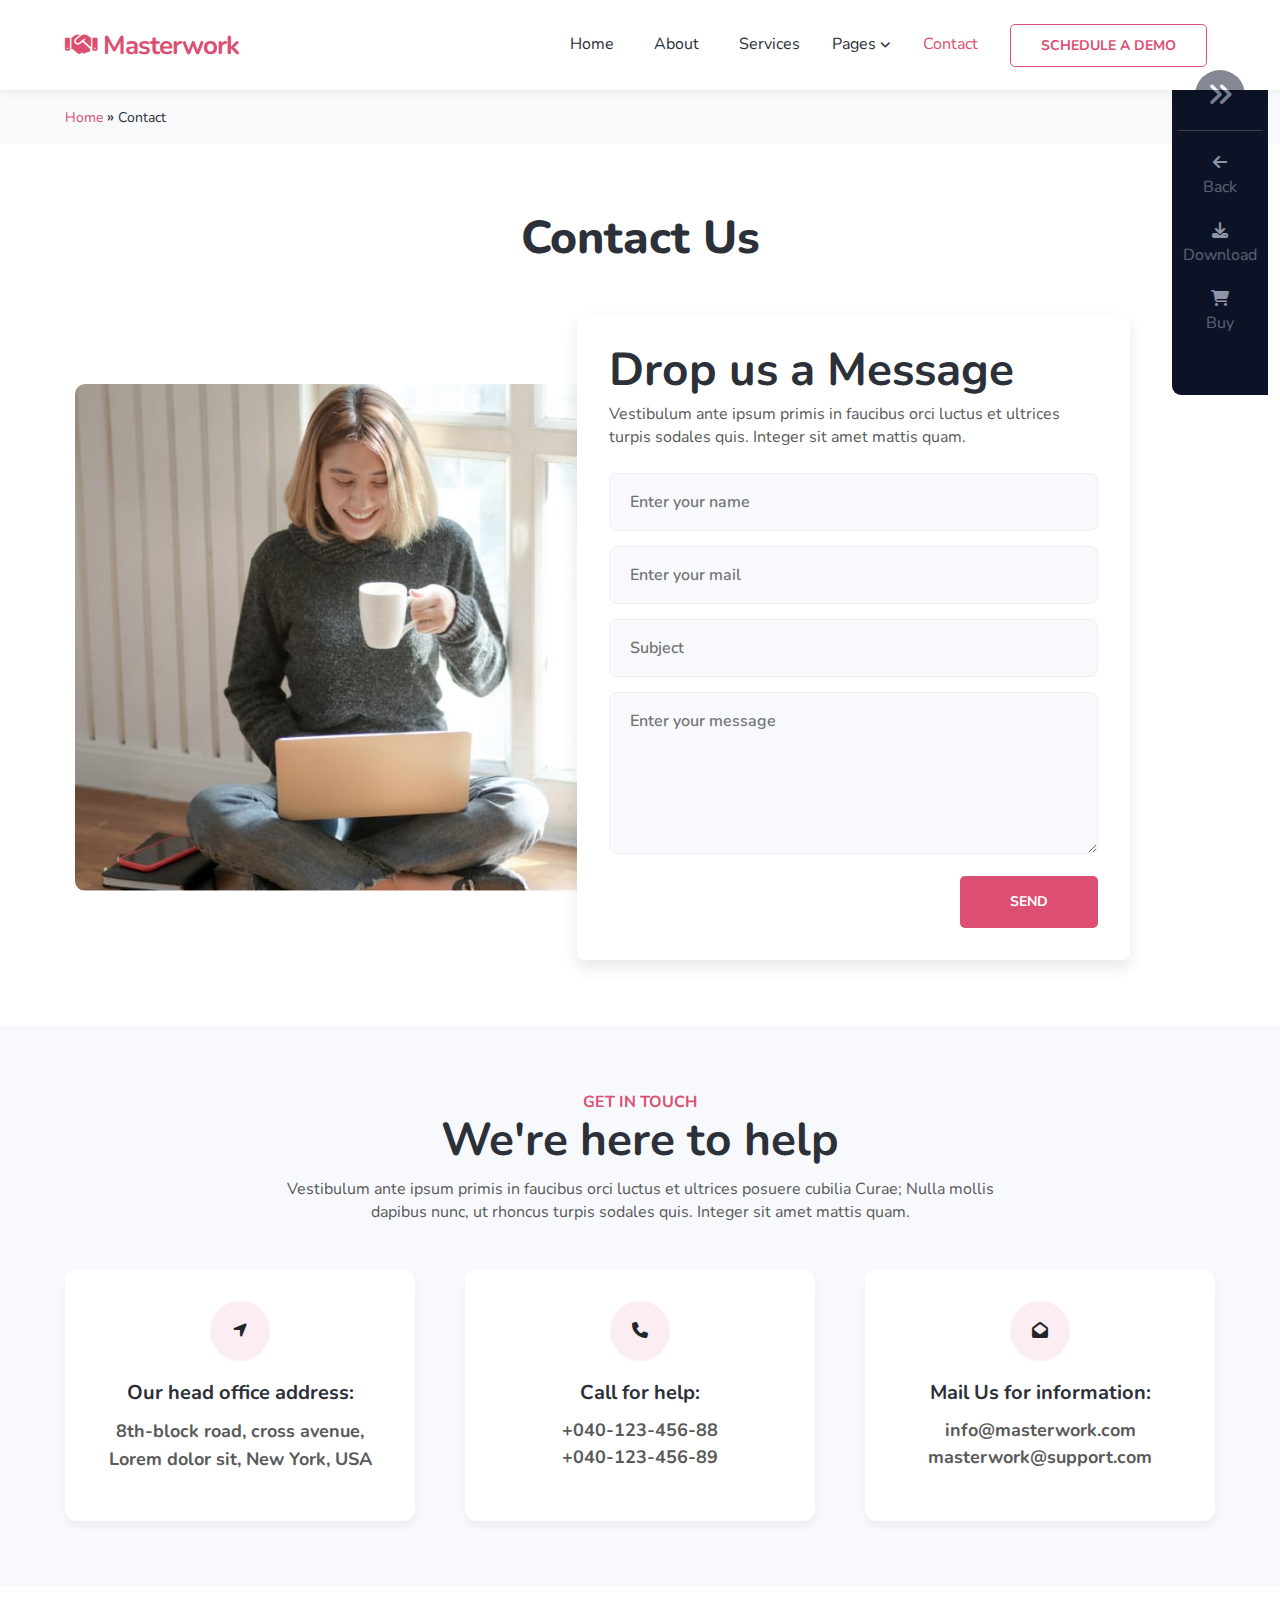
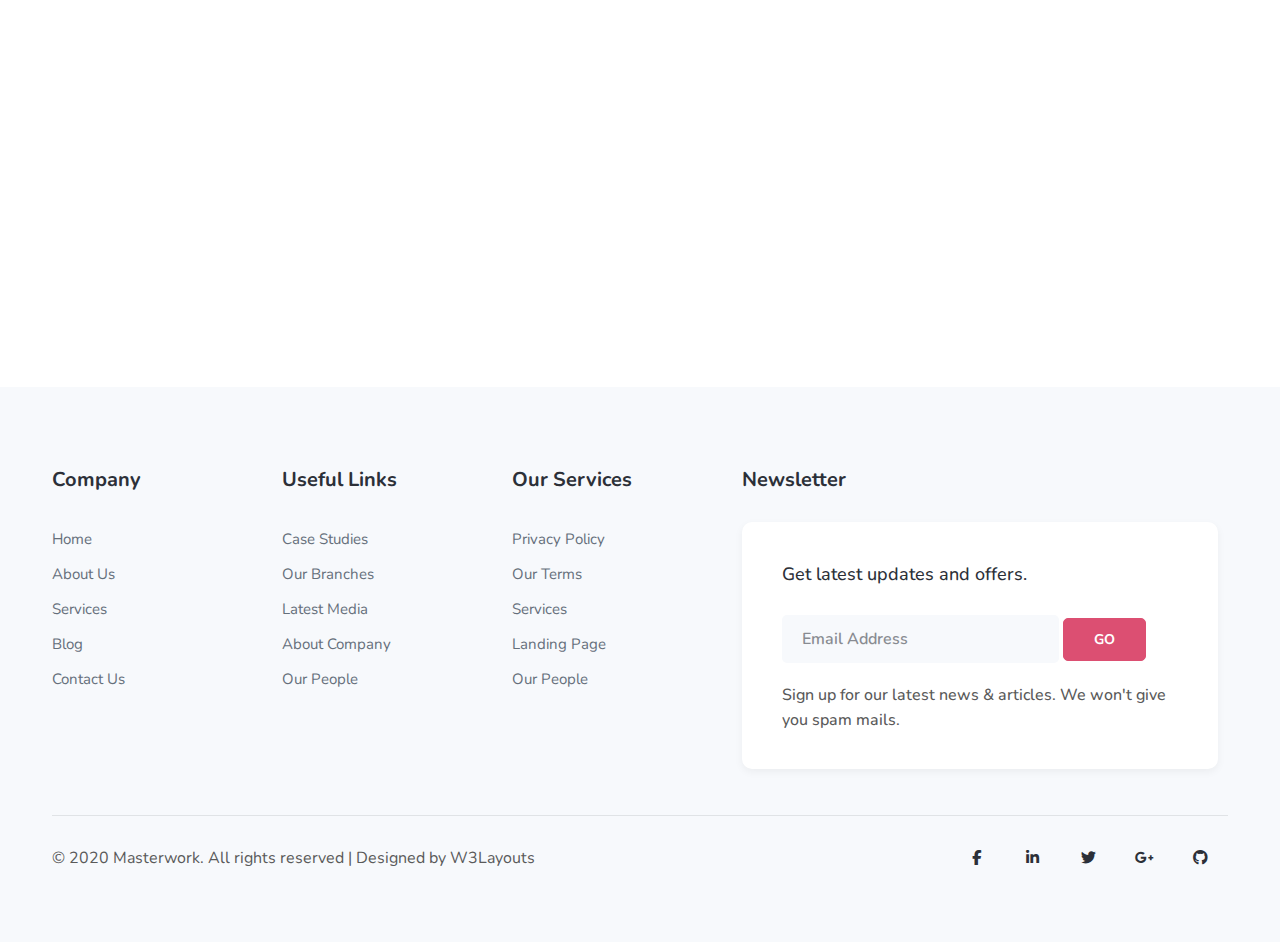
<file: contact.html>
<!DOCTYPE html>
<html lang="en">

<head>
  <meta charset="UTF-8" />
  <meta http-equiv="X-UA-Compatible" content="IE=edge" />
  <meta name="viewport" content="width=device-width, initial-scale=1.0" />
  <title>Contact</title>
  <link rel="icon" type="image/png" href="./img/favicon.png">
  <link rel="preconnect" href="https://fonts.googleapis.com" />
  <link rel="preconnect" href="https://fonts.gstatic.com" crossorigin />
  <!-- Bootstrap CSS v5.2.0-beta1 -->
  <link rel="stylesheet" href="https://cdn.jsdelivr.net/npm/bootstrap@5.2.0/dist/css/bootstrap.min.css" />
  <!--fontawesome 6-->
  <link rel="stylesheet" href="https://cdnjs.cloudflare.com/ajax/libs/font-awesome/6.2.0/css/all.min.css" />
  <!--style.css-->
  <link rel="stylesheet" href="./css/styles.min.css" />
</head>

<body>

  <div class="toggle-right-sidebar">
    <span class="fa fa-angle-double-right icon"></span>
  </div>

  <!-- Side-bar-start -->
  <div class="side-bar">
    <div class="container">
      <div class="main-content">
        <div class="btns">
          <a href="https://w3layouts.com/?p=4763800000016615">
            <span class="icon back">
              <span class="fa fa-arrow-left"></span>
            </span>
            <span class="text">Back</span>
          </a>
          <a href="https://w3layouts.com/?p=4763800000016615">
            <span class="icon download">
              <span class="fa fa-download"></span>
            </span>
            <span class="text">Download</span>
          </a>
          <a href="https://w3layouts.com/checkout/?add-to-cart=4763800000016615" class="no-margin-bottom-mobile">
            <span class="icon buy">
              <span class="fa fa-shopping-cart"></span>
            </span>
            <span class="text">Buy</span>
          </a>
        </div>
      </div>
    </div>
  </div>
  <!-- Side-bar-end -->

  <!-- Header Start -->
  <header id="header" class="bg-white">
    <nav class="navbar navbar-expand-lg navigation bg-white">
      <div class="container-fluid text-center">
        <a id="logo" class="navbar-brand logo" href="index.html">
          <span class="fa fa-handshake"></span>
          <span>Masterwork</span>
        </a>
        <button class="navbar-toggler" id="toggler" type="button" data-bs-toggle="collapse" data-bs-target="#navbarNav"
          aria-controls="navbarNav" aria-expanded="false" aria-label="Toggle navigation">
          <i class="navbar-toggler-icon open-close"></i>
        </button>
        <div class="collapse navbar-collapse menu" id="navbarNav">
          <ul class="navbar-nav ms-md-auto gap-2 list">
            <li class="nav-item rounded home px-2">
              <a class="nav-link" aria-current="page" href="index.html"></i>Home</a>
            </li>
            <li class="nav-item rounded about px-2">
              <a class="nav-link" href="about.html"></i>About</a>
            </li>
            <li class="nav-item rounded service px-2">
              <a class="nav-link" href="service.html"></i>Services</a>
            </li>
            <li class="nav-item dropdown page">
              <a class="nav-link" href="#" id="navbarDropdown" role="button" data-bs-toggle="dropdown" aria-expanded="false">
                Pages
                <i class="fa fa-angle-down fs-6"></i>
              </a>
              <ul class="dropdown-menu" aria-labelledby="navbarDropdown">
                <li><a class="dropdown-item" href="blog.html">Blog posts</a></li>
                <li><a class="dropdown-item" href="blog-single.html">Blog single</a></li>
                <li><a class="dropdown-item" href="landing-single.html">Landing page</a></li>
              </ul>
            </li>
            <li class="nav-item rounded contact px-2">
              <a class="nav-link" href="contact.html" style="color:#DC4F72">Contact</a>
            </li>
            <li class="nav-item ml-lg-3 px-2 ml-0 mt-lg-0 mt-3 schedule">
              <a class="btn btn-outline-primary theme-button button-schedule" href="contact.html">Schedule a Demo</a>
            </li>
          </ul>
        </div>
      </div>
    </nav>
  </header>
  <!-- Header End -->

  <!-- Breadcrumbs Start -->
  <nav id="breadcrumbs" class="breadcrumbs bg-light">
    <div class="container-fluid">
      <a href="index.html">Home</a> » <span class="breadcrumb_last" aria-current="page">Contact</span>
    </div>
  </nav>
  <!-- Breadcrumbs End -->

  <!-- Body Start -->
  <main class="body">

    <!-- Contact Start -->
    <section class="contact">
      <div class="container-fluid">
        <div class="main-content">
          <div class="contact-heading">
            <h2>Contact Us</h2>
          </div>
          <div class="contact-body row">
            <div class="col-lg-6 thumbnail">
              <img src="./img/contact.jpg" alt="CONTACT IMAGE">
            </div>
            <div class="col-lg-6 main-form">
              <div class="contact-form">
                <div class="form-header">
                  <h3>Drop us a Message</h3>
                  <p>
                    Vestibulum ante ipsum primis in faucibus orci luctus et ultrices
                    turpis sodales quis. Integer sit amet mattis quam.
                  </p>
                </div>
                <form class="form-body" action="https://sendmail.w3layouts.com/submitForm" method="post">
                  <div class="form-input">
                    <input type="text" name="inputName" placeholder="Enter your name" class="contact-input">
                    <input type="email" name="inputEmail" placeholder="Enter your mail" class="contact-input">
                    <input type="text" name="inputSubject" placeholder="Subject" class="contact-input">
                    <textarea name="inputMessage" cols="30" rows="5" placeholder="Enter your message"
                      class="contact-textarea"></textarea>
                  </div>
                  <div class="btn-send">
                    <button class="button">Send</button>
                  </div>
                </form>
              </div>
            </div>
          </div>
        </div>
      </div>
    </section>
    <!-- Contact End -->

    <!-- Contact Start -->
    <section class="call-help">
      <div class="container-fluid">
        <div class="main-content">
          <div class="call-help-heading">
            <h6 class="sub-title">Get in touch</h6>
            <h3 class="main-title">We're here to help</h3>
            <p>
              Vestibulum ante ipsum primis in faucibus orci luctus et ultrices posuere cubilia Curae;
              Nulla mollis dapibus nunc, ut rhoncus
              turpis sodales quis. Integer sit amet mattis quam.
            </p>
          </div>
          <div class="call-help-body">
            <div class="wrapper">
              <div class="info">
                <div class="icon">
                  <span class="fa fa-location-arrow"></span>
                </div>
                <div class="details">
                  <h4>Our head office address:</h4>
                  <p>8th-block road, cross avenue, Lorem dolor sit, New York, USA</p>
                </div>
              </div>
              <div class="info">
                <div class="icon">
                  <span class="fa fa-phone"></span>
                </div>
                <div class="details">
                  <h4>Call for help:</h4>
                  <a href="tel:+040-123-456-88">+040-123-456-88</a>
                  <a href="tel:+040-123-456-89">+040-123-456-89</a>
                </div>
              </div>
              <div class="info">
                <div class="icon">
                  <span class="fa fa-envelope-open"></span>
                </div>
                <div class="details">
                  <h4>Mail Us for information:</h4>
                  <a href="info@masterwork.com">info@masterwork.com</a>
                  <a href="masterwork@support.com">masterwork@support.com</a>
                </div>
              </div>
            </div>
          </div>
        </div>
      </div>
    </section>
    <!-- Contact End -->

    <!-- Map Start -->
    <section class="map">
      <div class="container-fluid">
        <div class="main-content">
          <iframe
            src="https://www.google.com/maps/embed?pb=!1m18!1m12!1m3!1d3001161.424489281!2d-78.01909140705047!3d42.72866436845163!2m3!1f0!2f0!3f0!3m2!1i1024!2i768!4f13.1!3m3!1m2!1s0x4ccc4bf0f123a5a9%3A0xddcfc6c1de189567!2sNew%20York%2C%20USA!5e0!3m2!1sen!2sin!4v1570786994395!5m2!1sen!2sin"
            frameborder="0" allowfullscreen="">
          </iframe>
        </div>
      </div>
    </section>
    <!-- Map End -->
  </main>
  <!-- Body End -->

  <!-- Footer Start -->
  <footer>
    <div class="container-fluid">
      <div class="wrapper">
        <div class="row main-row">
          <section class="col-lg-2 col-md-6 col-sm-12 column">
            <div class="footer-heading">
              <h3>Company</h3>
            </div>
            <div class="footer-body">
              <ul>
                <li>Home</li>
                <li>About Us</li>
                <li>Services</li>
                <li>Blog</li>
                <li>Contact Us</li>
              </ul>
            </div>
          </section>
          <section class="col-lg-2 col-md-6 col-sm-12 column">
            <div class="footer-heading">
              <h3>Useful Links</h3>
            </div>
            <div class="footer-body">
              <ul>
                <li>Case Studies</li>
                <li>Our Branches</li>
                <li>Latest Media</li>
                <li>About Company</li>
                <li>Our People</li>
              </ul>
            </div>
          </section>
          <section class="col-lg-2 col-md-6 col-sm-12 column">
            <div class="footer-heading">
              <h3>Our Services</h3>
            </div>
            <div class="footer-body">
              <ul>
                <li>Privacy Policy</li>
                <li>Our Terms</li>
                <li>Services</li>
                <li>Landing Page</li>
                <li>Our People</li>
              </ul>
            </div>
          </section>
          <section class="col-lg-5 col-md-6 col-sm-12 column form-handle">
            <div class="footer-heading">
              <h3>Newsletter</h3>
            </div>
            <div class="footer-body">
              <div class="end-column">
                <h4>Get latest updates and offers.</h4>
                <form action="#" class="subscribe" method="post">
                  <input type="email" name="email" placeholder="Email Address" required="">
                  <button type="submit">Go</button>
                </form>
                <p>Sign up for our latest news &amp; articles. We won't give you spam mails.</p>
              </div>
            </div>
          </section>
        </div>

        <hr class="row-barrier" style="opacity: 0.1;">

        <div class="copyright mt-4">
          <div class="columns text-lg-left text-center">
            <p>© 2020 Masterwork. All rights reserved | Designed by <a href="https://w3layouts.com/">W3Layouts</a></p>
          </div>
          <div class="columns-2 mt-lg-0 mt-3">
            <ul class="social">
              <li><a href="#facebook"><i class="fab fa-facebook-f"></i></a>
              </li>
              <li><a href="#linkedin"><i class="fab fa-linkedin-in"></i></a>
              </li>
              <li><a href="#twitter"><i class="fab fa-twitter"></i></a>
              </li>
              <li><a href="#google"><i class="fab fa-google-plus-g"></i></a>
              </li>
              <li><a href="#github"><i class="fab fa-github"></i></a>
              </li>
            </ul>
          </div>
        </div>
      </div>
    </div>
  </footer>
  <!-- Footer End -->

  <!-- Button Back To Top Start -->
  <button onclick="topFunction()" id="myBtn" class="btn-backTop" title="Go to top">
    <i class="fa fa-angle-up"></i>
  </button>
  <!-- Button Back To Top End -->

  <script src="https://cdn.jsdelivr.net/npm/@popperjs/core@2.11.5/dist/umd/popper.min.js"
    integrity="sha384-Xe+8cL9oJa6tN/veChSP7q+mnSPaj5Bcu9mPX5F5xIGE0DVittaqT5lorf0EI7Vk"
    crossorigin="anonymous"></script>
  <script src="https://cdn.jsdelivr.net/npm/bootstrap@5.2.0/dist/js/bootstrap.min.js"
    integrity="sha384-ODmDIVzN+pFdexxHEHFBQH3/9/vQ9uori45z4JjnFsRydbmQbmL5t1tQ0culUzyK"
    crossorigin="anonymous"></script>

  <!-- Seft-defined Script -->
  <script>

    // When the user scrolls down 90px from the top of the document, resize the navbar's padding and the logo's font size
    window.onscroll = function () { scrollFunction() };

    function scrollFunction() {
      if (document.body.scrollTop > 30 || document.documentElement.scrollTop > 30) {
        document.querySelector("button.btn-backTop").style.display = "block"
        document.querySelector("header").style.height = "70px";
        document.querySelector("breadcrumbs").style.marginTop = "70px";
      } else {
        document.querySelector("button.btn-backTop").style.display = "none"
        document.querySelector("header").style.height = "90px";
        document.querySelector("breadcrumbs").style.marginTop = "90px";
      }
    }
    function topFunction() {
      document.body.scrollTop = 0;
      document.documentElement.scrollTop = 0;
    }
  </script>
</body>

</html>
</file>
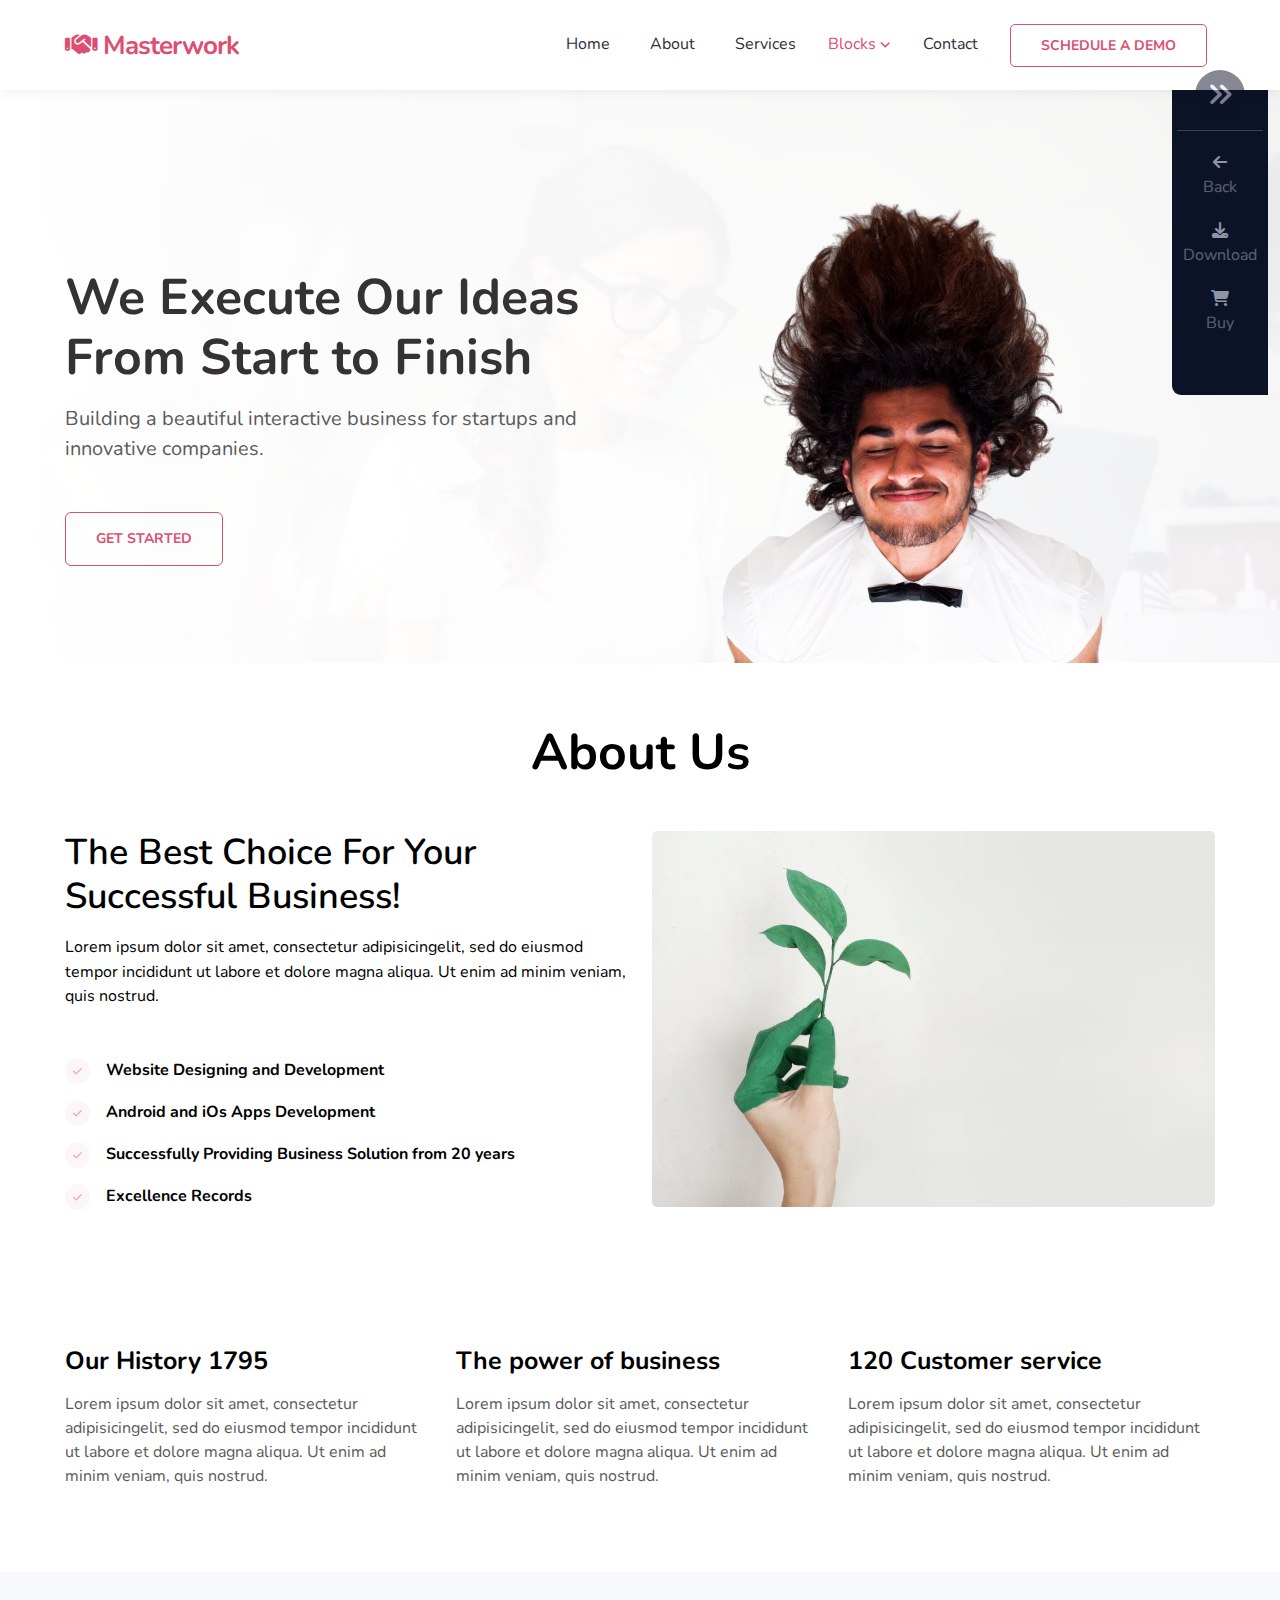
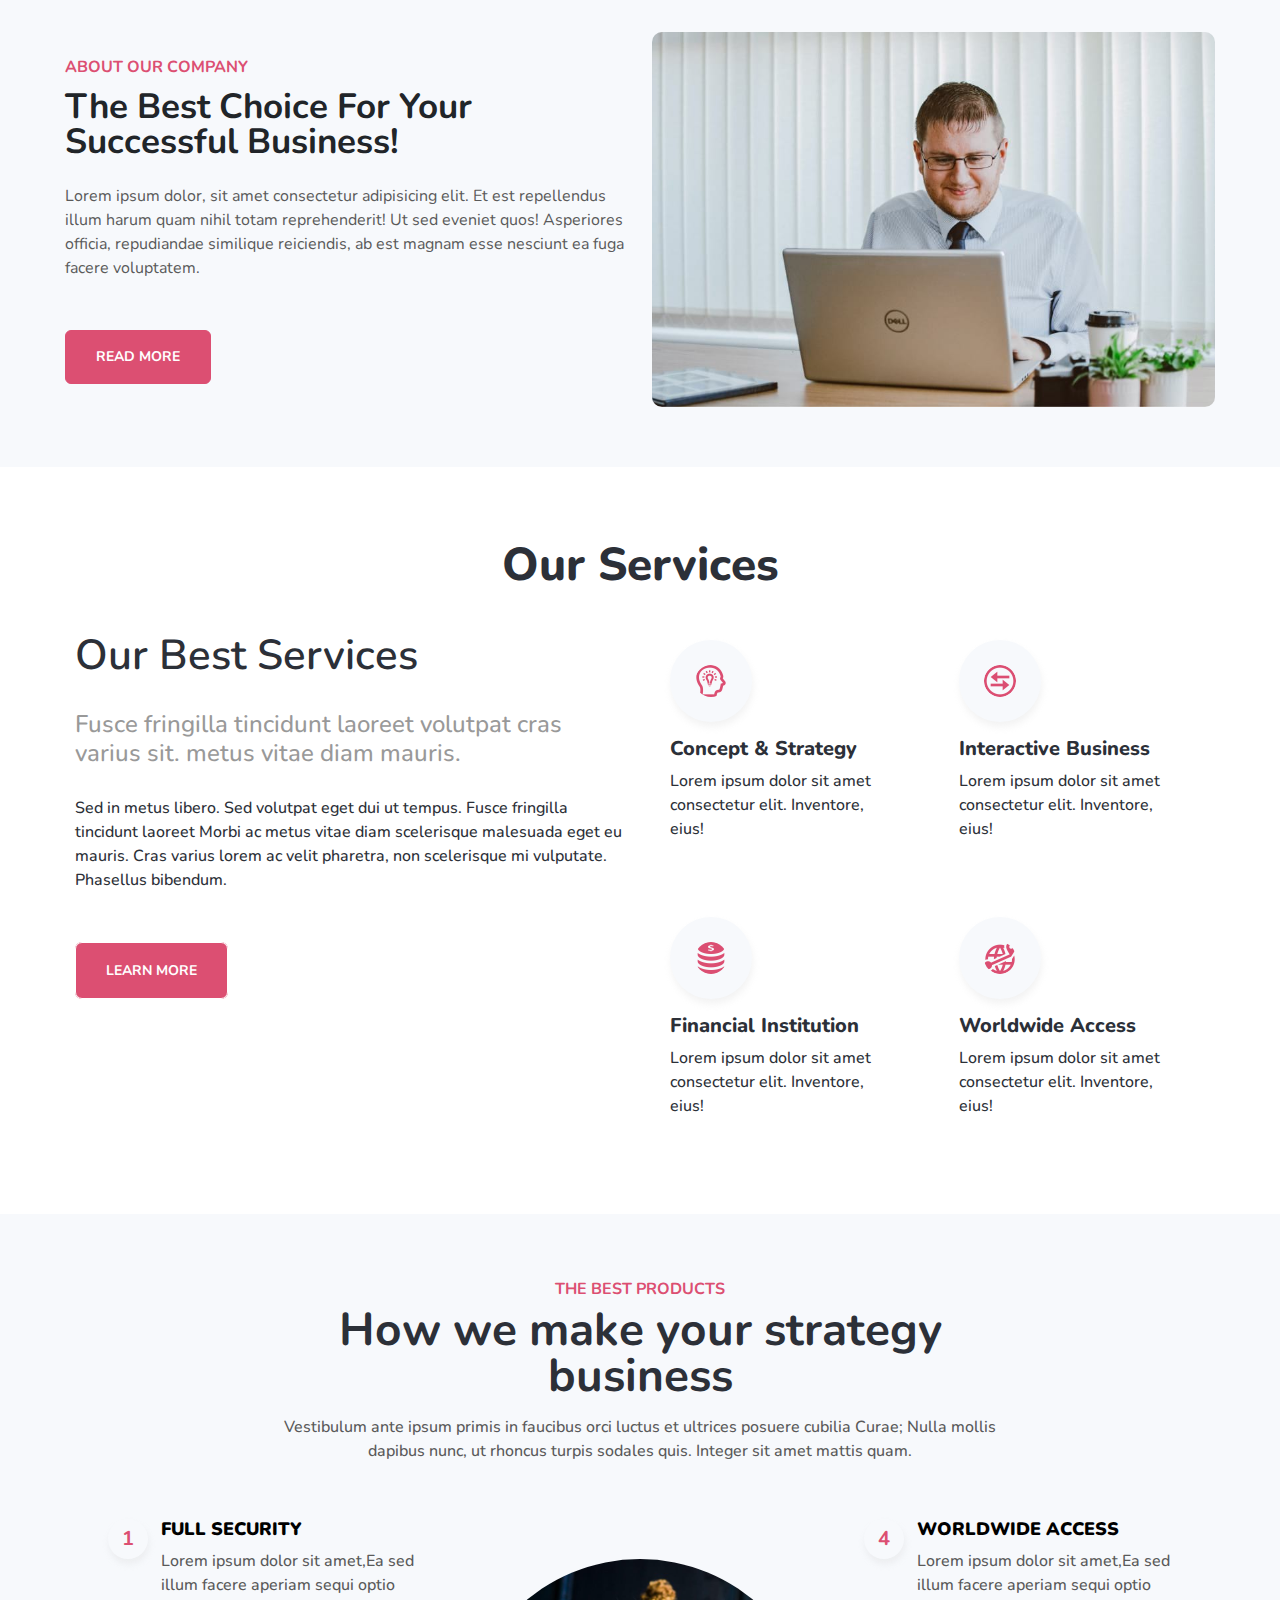
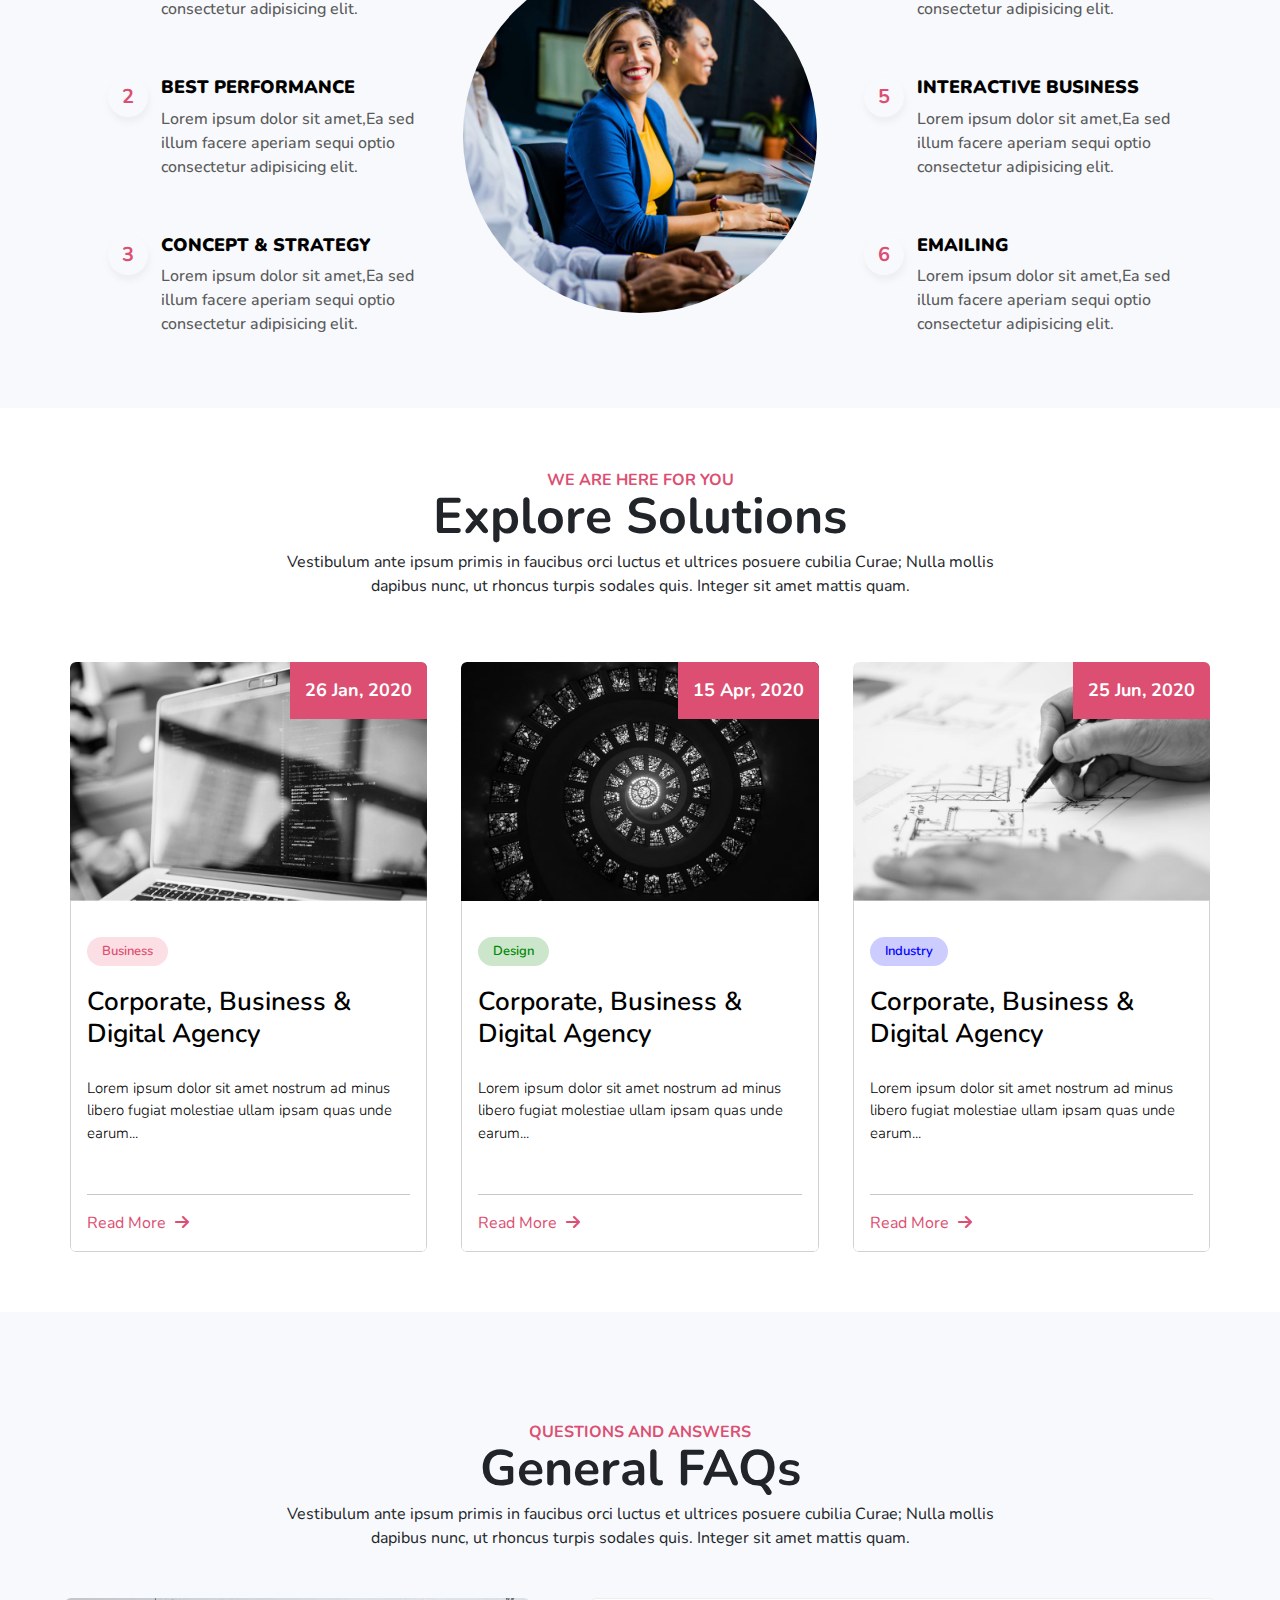
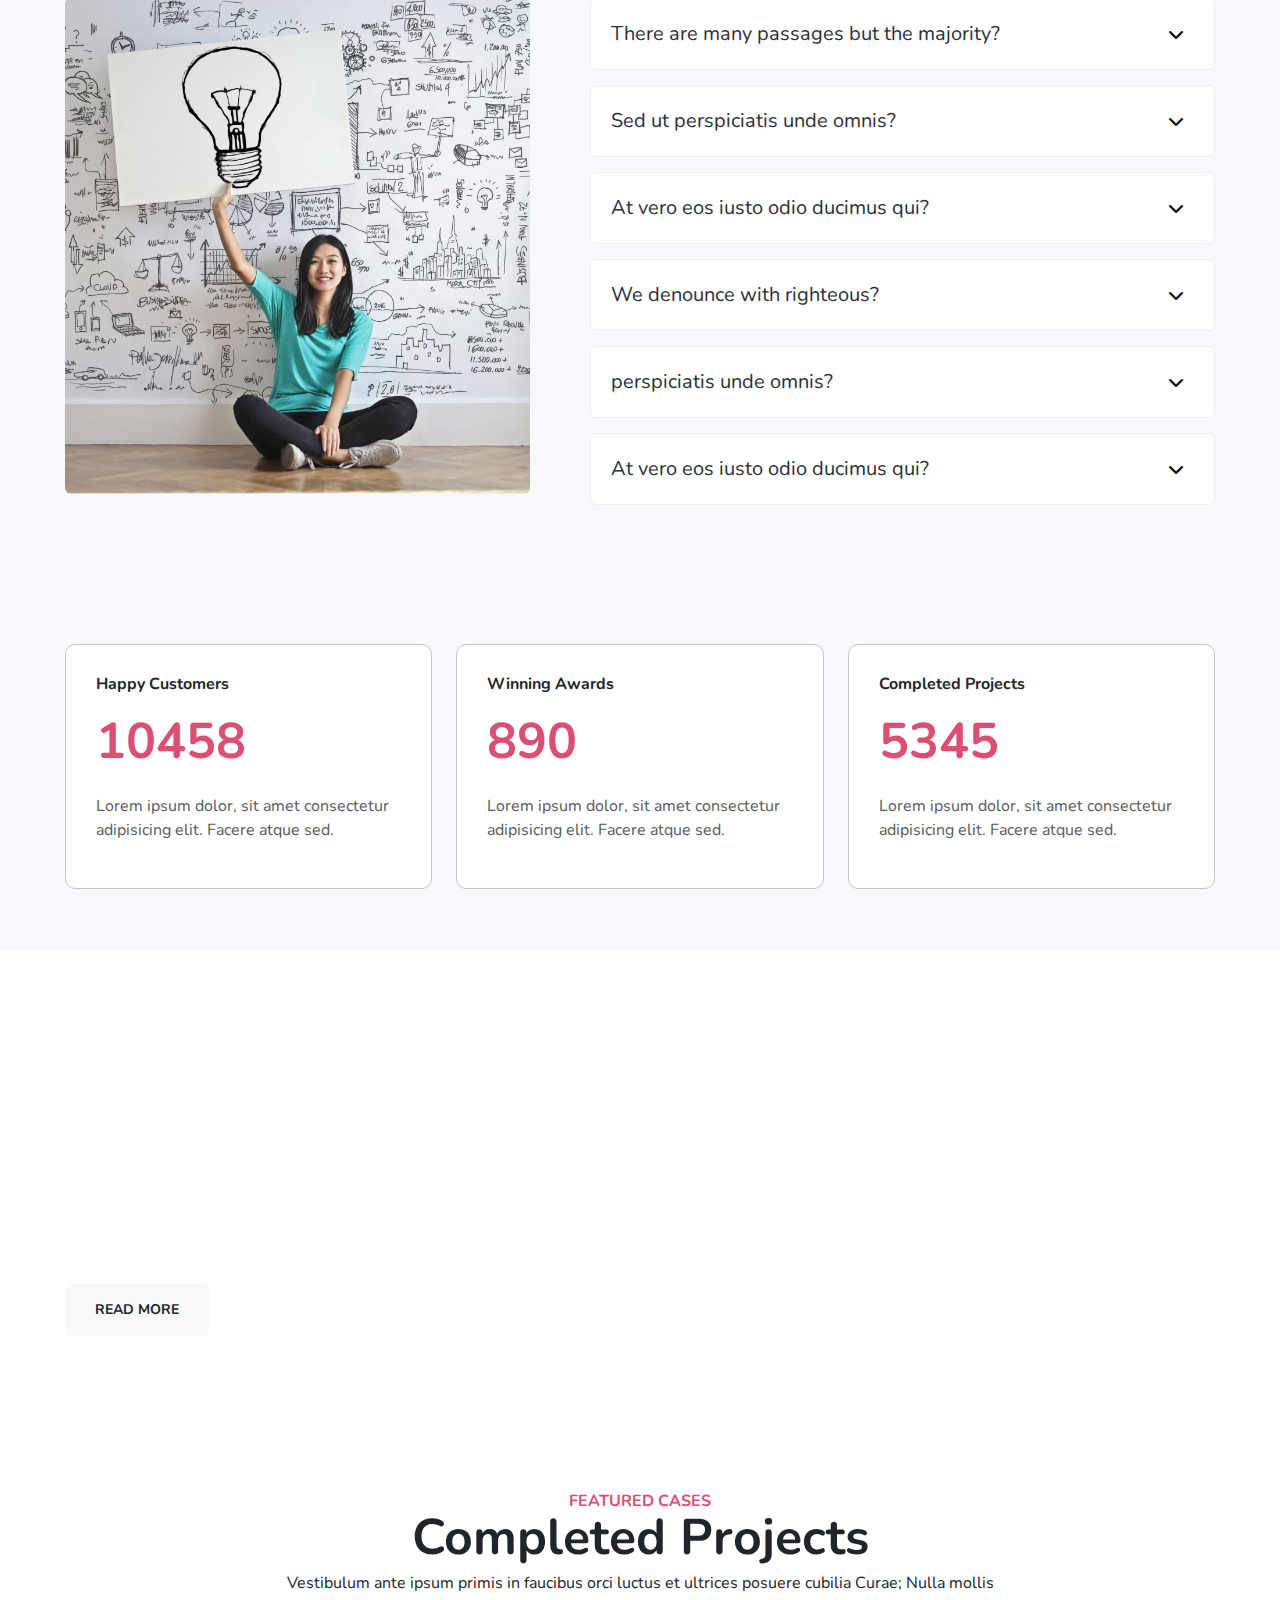
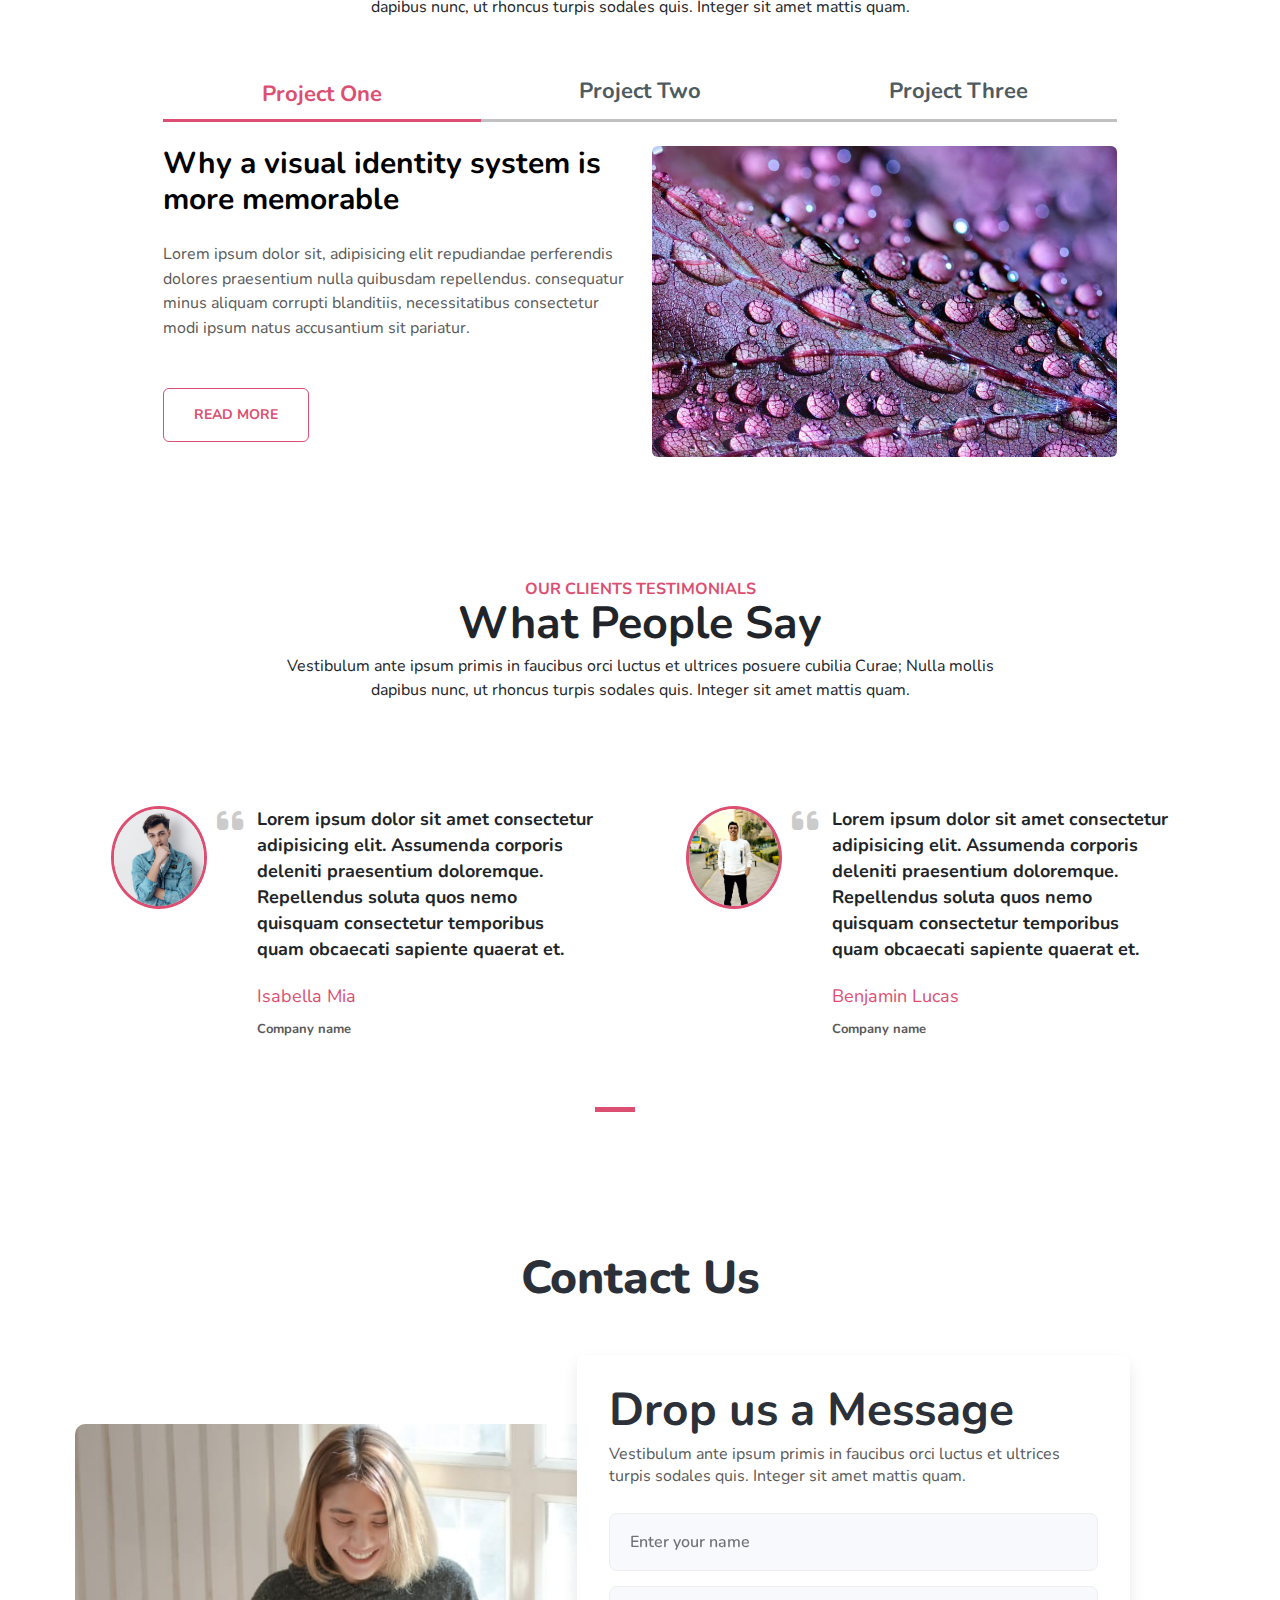
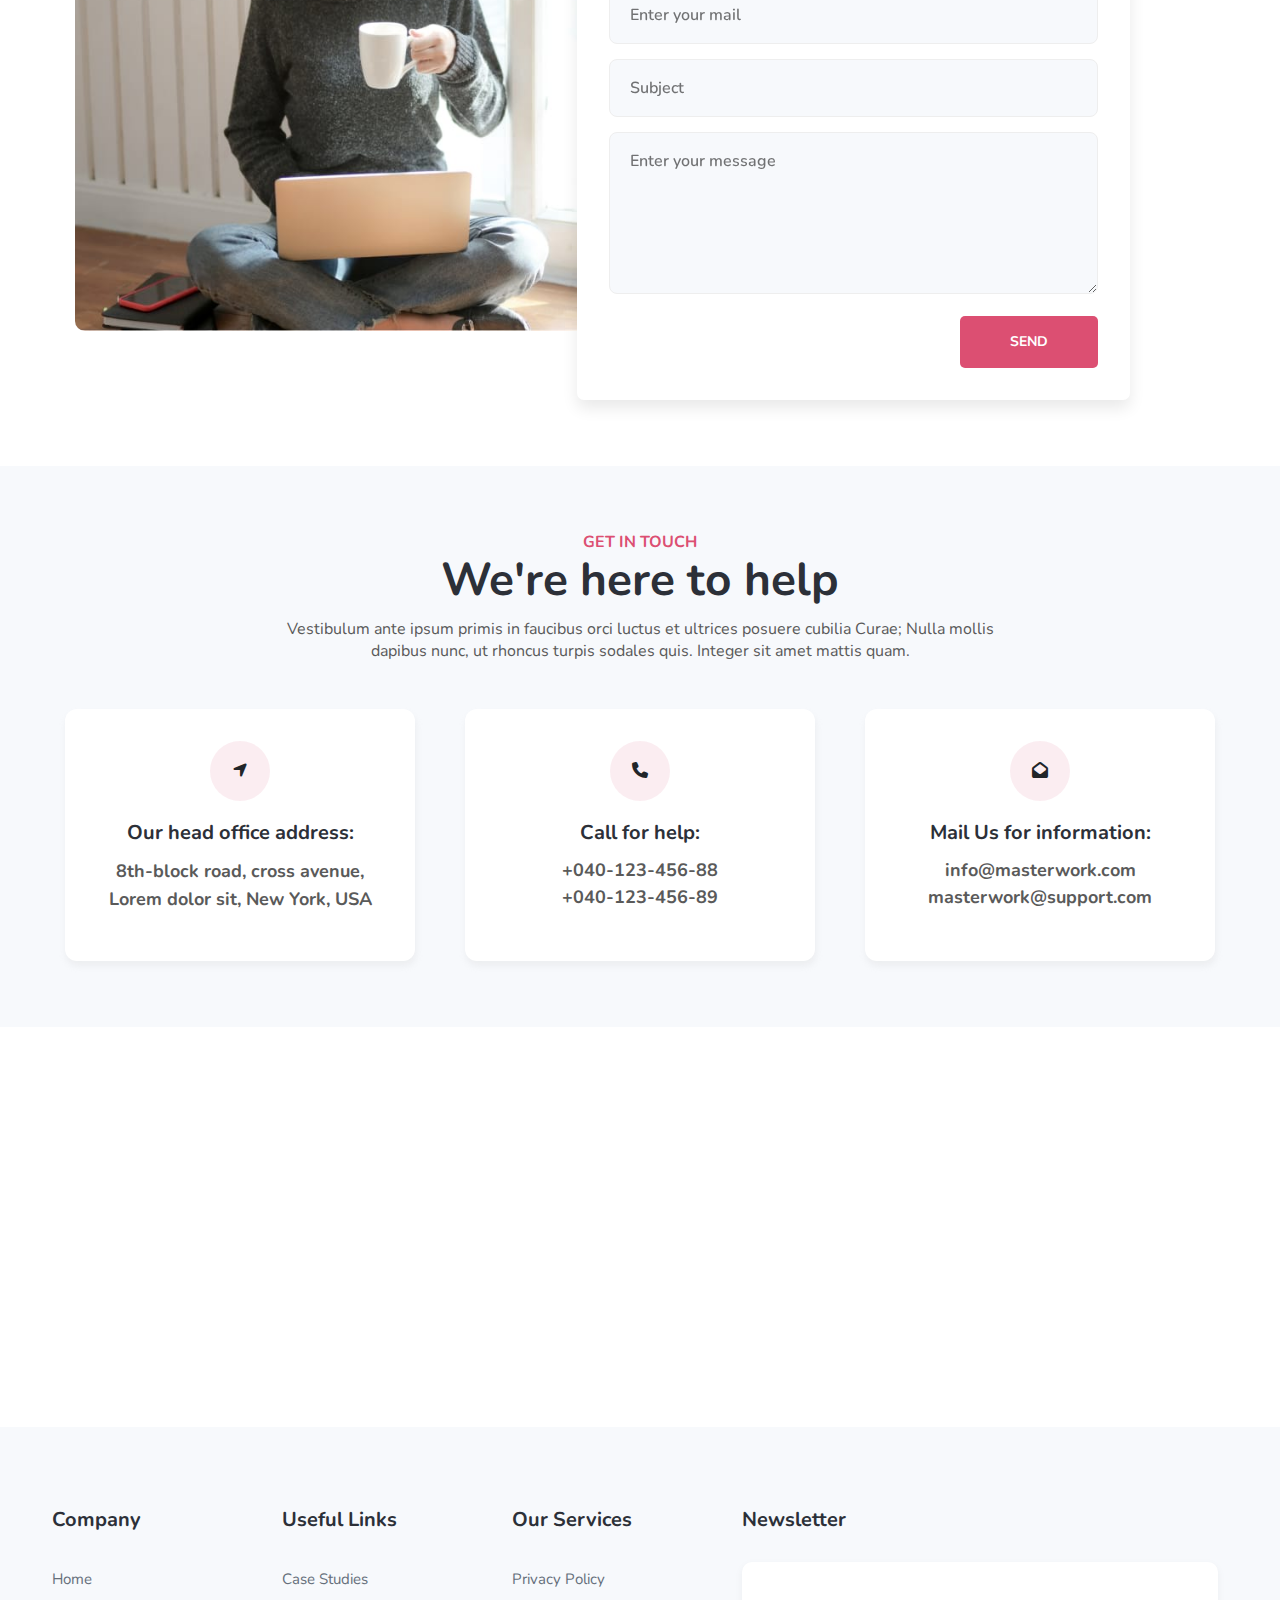
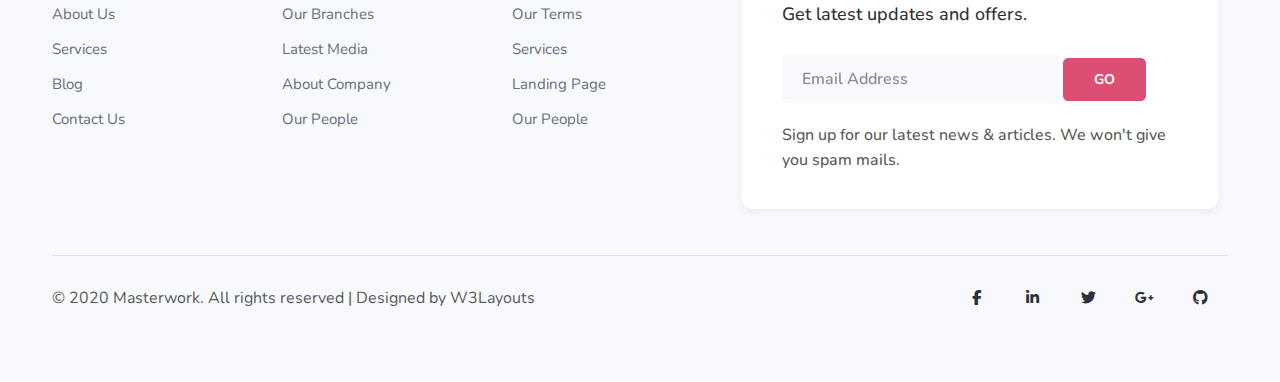
<file: landing-single.html>
<!DOCTYPE html>
<html lang="en">

<head>
  <meta charset="UTF-8" />
  <meta http-equiv="X-UA-Compatible" content="IE=edge" />
  <meta name="viewport" content="width=device-width, initial-scale=1.0" />
  <title>landing-Single</title>
  <link rel="icon" type="image/png" href="./img/favicon.png">
  <link rel="preconnect" href="https://fonts.googleapis.com" />
  <link rel="preconnect" href="https://fonts.gstatic.com" crossorigin />
  <link rel="stylesheet" href="./OwlCarousel2-2.3.4/css/owl.carousel.min.css" />
  <link rel="stylesheet" href="./OwlCarousel2-2.3.4/css/owl.theme.default.min.css" />
  <!-- Bootstrap CSS v5.2.0-beta1 -->
  <link rel="stylesheet" href="https://cdn.jsdelivr.net/npm/bootstrap@5.2.0/dist/css/bootstrap.min.css" />
  <!--fontawesome 6-->
  <link rel="stylesheet" href="https://cdnjs.cloudflare.com/ajax/libs/font-awesome/6.2.0/css/all.min.css" />
  <!--style.css-->
  <link rel="stylesheet" href="./css/styles.min.css" />
</head>

<body class="position-relative">

  <div class="toggle-right-sidebar">
    <span class="fa fa-angle-double-right icon"></span>
  </div>

  <!-- Side-bar-start -->
  <div class="side-bar">
    <div class="container">
      <div class="main-content">
        <div class="btns">
          <a href="https://w3layouts.com/?p=4763800000016615">
            <span class="icon back">
              <span class="fa fa-arrow-left"></span>
            </span>
            <span class="text">Back</span>
          </a>
          <a href="https://w3layouts.com/?p=4763800000016615">
            <span class="icon download">
              <span class="fa fa-download"></span>
            </span>
            <span class="text">Download</span>
          </a>
          <a href="https://w3layouts.com/checkout/?add-to-cart=4763800000016615" class="no-margin-bottom-mobile">
            <span class="icon buy">
              <span class="fa fa-shopping-cart"></span>
            </span>
            <span class="text">Buy</span>
          </a>
        </div>
      </div>
    </div>
  </div>
  <!-- Side-bar-end -->

  <!-- Header Start -->
  <header id="header" class="bg-white">
    <nav class="navbar navbar-expand-lg navigation bg-white">
      <div class="container-fluid text-center">
        <a id="logo" class="navbar-brand logo" href="index.html">
          <span class="fa fa-handshake"></span>
          <span>Masterwork</span>
        </a>
        <button class="navbar-toggler" id="toggler" type="button" data-bs-toggle="collapse" data-bs-target="#navbarNav"
          aria-controls="navbarNav" aria-expanded="false" aria-label="Toggle navigation">
          <i class="navbar-toggler-icon open-close"></i>
        </button>
        <div class="collapse navbar-collapse menu" id="navbarNav">
          <ul class="navbar-nav ms-md-auto gap-2 list">
            <li class="nav-item rounded home px-2">
              <a class="nav-link" aria-current="page" href="index.html"></i>Home</a>
            </li>
            <li class="nav-item rounded about px-2">
              <a class="nav-link" href="about.html"></i>About</a>
            </li>
            <li class="nav-item rounded service px-2">
              <a class="nav-link" href="service.html"></i>Services</a>
            </li>
            <li class="nav-item dropdown page">
              <a class="nav-link" href="#" style="color:#DC4F72" id="navbarDropdown" role="button" data-bs-toggle="dropdown"
                aria-expanded="false">
                Blocks
                <i class="fa fa-angle-down fs-6"></i>
              </a>
              <ul class="dropdown-menu" aria-labelledby="navbarDropdown">
                <li><a class="dropdown-item" href="#solution">News</a></li>
                <li><a class="dropdown-item" href="#faqs">Faq</a></li>
                <li><a class="dropdown-item" href="#stats">Stats</a></li>
                <li><a class="dropdown-item" href="#projects">Projects</a></li>
                <li><a class="dropdown-item" href="#test">Testimonials</a></li>
              </ul>
            </li>
            <li class="nav-item rounded contact px-2">
              <a class="nav-link" href="contact.html">Contact</a>
            </li>
            <li class="nav-item ml-lg-3 px-2 ml-0 mt-lg-0 mt-3 schedule">
              <a class="btn btn-outline-primary theme-button button-schedule" href="contact.html">Schedule a Demo</a>
            </li>
          </ul>
        </div>
      </div>
    </nav>
  </header>
  <!-- Header End -->

  <!-- Body Start -->
  <main class="body">
    <!-- Carousel Start -->
    <section class="carousel_home">
      <div class="content">
        <div class="container">
          <div class="row align-items-center">
            <div class="col-lg-6 content-left">
              <h3 class="title">
                We Execute Our Ideas
                From Start to Finish
              </h3>
              <p class="mt-3 mb-lg-5 mb-4 desc">Building a beautiful interactive business for startups and innovative
                companies.</p>
              <a href="about.html" class="btn btn-outline-primary link-about">Get Started</a>
            </div>
            <div class="col-lg-6 content-thumbnail mt-lg-0 mt-5">
              <img src="./img/main.png" class="img-fluid" alt="banner">
            </div>
          </div>
        </div>
      </div>
    </section>
    <!-- Carousel End -->

    <!-- About-Us Start -->
    <section class="about_page">
      <div class="container">
        <div class="about-top text-center mb-5">
          <h2 class="title">About Us</h2>
        </div>
        <div class="about-bottom">
          <div class="row">
            <div class="col-lg-6 content-left">
              <h3 class="title">
                The Best Choice For Your Successful Business!
              </h3>
              <p class="mt-3 mb-lg-5 mb-4 desc">Lorem ipsum dolor sit amet, consectetur adipisicingelit, sed do eiusmod
                tempor incididunt ut labore et dolore magna aliqua. Ut enim ad minim veniam, quis nostrud.</p>
              <ul class="about-list">
                <li class="about-item">
                  <span class="fa fa-check"></span>
                  Website Designing and Development
                </li>
                <li class="about-item">
                  <span class="fa fa-check"></span>
                  Android and iOs Apps Development
                </li>
                <li class="about-item">
                  <span class="fa fa-check"></span>
                  Successfully Providing Business Solution from 20 years
                </li>
                <li class="about-item">
                  <span class="fa fa-check"></span>
                  Excellence Records
                </li>
              </ul>
            </div>
            <div class="col-lg-6 content-thumbnail mt-lg-0 mt-5">
              <img src="./img/b5.jpg" class="img-fluid" alt="b5">
            </div>
          </div>
        </div>
      </div>
    </section>
    <!-- About Us End -->

    <!-- Feature About Start -->
    <section class="features_about">
      <div class="container">
        <div class="row">
          <div class="col-lg-4 col-sm-6">
            <div class="content_features">
              <h3 class="title">Our History 1795</h3>
              <p class="desc">
                Lorem ipsum dolor sit amet, consectetur adipisicingelit, sed do eiusmod tempor incididunt ut labore et
                dolore magna aliqua. Ut enim ad
                minim veniam, quis nostrud.
              </p>
            </div>
          </div>
          <div class="col-lg-4 col-sm-6 mt-sm-0 mt-4">
            <div class="content_features">
              <h3 class="title">The power of business</h3>
              <p class="desc">
                Lorem ipsum dolor sit amet, consectetur adipisicingelit, sed do eiusmod tempor incididunt ut labore et
                dolore magna aliqua. Ut enim ad
                minim veniam, quis nostrud.
              </p>
            </div>
          </div>
          <div class="col-lg-4 col-sm-6 mt-lg-0 mt-sm-5 mt-4">
            <div class="content_features">
              <h3 class="title">120 Customer service</h3>
              <p class="desc">
                Lorem ipsum dolor sit amet, consectetur adipisicingelit, sed do eiusmod tempor incididunt ut labore et
                dolore magna aliqua. Ut enim ad
                minim veniam, quis nostrud.
              </p>
            </div>
          </div>
        </div>
      </div>
    </section>
    <!-- Feature About End -->

    <!-- About-Our-Company Start -->
    <section class="about_company">
      <div class="container">
        <div class="row align-items-center">
          <div class="col-lg-6 info-left">
            <span class="sub-title">ABOUT OUR COMPANY</span>
            <h2 class="title">The Best Choice For Your Successful Business!</h3>
              <p class="description">
                Lorem ipsum dolor, sit amet consectetur adipisicing elit. Et est repellendus illum harum quam nihil
                totam
                reprehenderit! Ut sed eveniet quos! Asperiores officia, repudiandae similique reiciendis, ab est magnam
                esse nesciunt ea fuga facere
                voluptatem.
              </p>
              <a href="#" class="btn btn-primary read-more">Read More</a>
          </div>
          <div class="col-lg-6 pl-lg-5 mt-lg-0 mt-5 thumbnail-right">
            <img src="./img/about.jpeg" alt="about">
          </div>
        </div>
      </div>
    </section>
    <!-- About-Our-Company End -->

    <!-- Our-Service Start -->
    <section class="Services">
      <div class="container">
        <div class="title">
          <h2>Our Services</h2>
        </div>
        <div class="content">
          <div class="row">
            <div class="col col1 col-12 col-sm-12 col-md-12 col-lg-6">
              <h3>Our Best Services</h3>
              <h5>Fusce fringilla tincidunt laoreet volutpat cras varius sit. metus vitae diam mauris.</h5>
              <p>Sed in metus libero. Sed volutpat eget dui ut tempus. Fusce fringilla tincidunt laoreet Morbi ac metus
                vitae diam scelerisque malesuada eget eu mauris. Cras varius lorem ac velit pharetra, non scelerisque mi
                vulputate. Phasellus bibendum.
              </p>

              <div class="button">
                <a href="#url">LEARN MORE</a>
              </div>
            </div>
            <div class="col col2 col-12 col-sm-12 col-md-12 col-lg-6">
              <div class="row">
                <div class="col col21 col-12 col-sm-6 col-md-6 col-lg-6">
                  <a href="#url" class="icon">
                    <img src="./img/service-icon1.png" alt="icon">
                    <h4>Concept & Strategy</h4>
                    <p>Lorem ipsum dolor sit amet consectetur elit. Inventore, eius!</p>
                  </a>
                </div>
                <div class="col col22 col-12 col-sm-6 col-md-6 col-lg-6">
                  <a href="#url" class="icon">
                    <img src="./img/service-icon2.png" alt="icon">
                    <h4>Interactive Business</h4>
                    <p>Lorem ipsum dolor sit amet consectetur elit. Inventore, eius!</p>
                  </a>
                </div>
                <div class="col col23 col-12 col-sm-6 col-md-6 col-lg-6">
                  <a href="#url" class="icon">
                    <img src="./img/service-icon3.png" alt="icon">
                    <h4>Financial Institution</h4>
                    <p>Lorem ipsum dolor sit amet consectetur elit. Inventore, eius!</p>
                  </a>
                </div>
                <div class="col col24 col-12 col-sm-6 col-md-6 col-lg-6">
                  <a href="#url" class="icon">
                    <img src="./img/service-icon4.png" alt="icon">
                    <h4>Worldwide Access</h4>
                    <p>Lorem ipsum dolor sit amet consectetur elit. Inventore, eius!</p>
                  </a>
                </div>
              </div>
            </div>
          </div>
        </div>
      </div>
    </section>
    <!-- Our-Service End -->

    <!-- The-Best-Product Start -->
    <section class="products">
      <div class="container py-lg-3">
        <div class="title-content">
          <h6 class="sub-title">THE BEST PRODUCTS</h6>
          <h3>How we make your strategy business</h3>
          <p class="my-3">Vestibulum ante ipsum primis in faucibus orci luctus et ultrices posuere cubilia Curae; Nulla
            mollis
            dapibus nunc, ut rhoncus turpis sodales quis. Integer sit amet mattis quam.</p>
        </div>
        <div class="row">
          <div class="col col1 col13 col-12 col-sm-12 col-md-12 col-lg-4">
            <div class="row">
              <div class="col-2">
                <div class="icon">
                  <span>1</span>
                </div>
              </div>
              <div class="col-10">
                <h6>
                  <a href="#url">FULL SECURITY</a>
                </h6>
                <p>Lorem ipsum dolor sit amet,Ea sed illum facere aperiam sequi optio consectetur adipisicing elit.</p>
              </div>
            </div>
            <div class="row">
              <div class="col-2">
                <div class="icon">
                  <span>2</span>
                </div>
              </div>
              <div class="col-10">
                <h6>
                  <a href="#url">BEST PERFORMANCE</a>
                </h6>
                <p>Lorem ipsum dolor sit amet,Ea sed illum facere aperiam sequi optio consectetur adipisicing elit.</p>
              </div>
            </div>
            <div class="row">
              <div class="col-2">
                <div class="icon">
                  <span>3</span>
                </div>
              </div>
              <div class="col-10">
                <h6>
                  <a href="#url">CONCEPT & STRATEGY</a>
                </h6>
                <p>Lorem ipsum dolor sit amet,Ea sed illum facere aperiam sequi optio consectetur adipisicing elit.</p>
              </div>
            </div>
          </div>
          <div class="col col2 col-12 col-sm-12 col-md-12 col-lg-4">
            <div class="image">
              <img src="./img/service-circle.jpg" alt="service circle">
            </div>
          </div>
          <div class="col col3 col13 col-12 col-sm-12 col-md-12 col-lg-4">
            <div class="row">
              <div class="col-2">
                <div class="icon">
                  <span>4</span>
                </div>
              </div>
              <div class="col-10">
                <h6>
                  <a href="#url">WORLDWIDE ACCESS</a>
                </h6>
                <p>Lorem ipsum dolor sit amet,Ea sed illum facere aperiam sequi optio consectetur adipisicing elit.</p>
              </div>
            </div>
            <div class="row">
              <div class="col-2">
                <div class="icon">
                  <span>5</span>
                </div>
              </div>
              <div class="col-10">
                <h6>
                  <a href="#url">INTERACTIVE BUSINESS</a>
                </h6>
                <p>Lorem ipsum dolor sit amet,Ea sed illum facere aperiam sequi optio consectetur adipisicing elit.</p>
              </div>
            </div>
            <div class="row">
              <div class="col-2">
                <div class="icon">
                  <span>6</span>
                </div>
              </div>
              <div class="col-10">
                <h6>
                  <a href="#url">EMAILING</a>
                </h6>
                <p>Lorem ipsum dolor sit amet,Ea sed illum facere aperiam sequi optio consectetur adipisicing elit.</p>
              </div>
            </div>
          </div>
        </div>
    </section>
    <!-- The-Best-Product End -->

    <!-- Solution Start -->
    <section id="solution" class="solutions">
      <div class="container">
        <div class="solutions-top text-center">
          <span class="sub-title">We are here for you</span>
          <h2 class="title">Explore Solutions</h3>
            <p class="description">
              Vestibulum ante ipsum primis in faucibus orci luctus et ultrices posuere cubilia Curae;
              Nulla mollis dapibus nunc, ut rhoncus
              turpis sodales quis. Integer sit amet mattis quam.
            </p>
        </div>
        <div class="solutions-bottom">
          <div class="row">
            <div class="col-12 col-md-4 mb-5-md-0 mb-md-0 mt-5">
              <div class="card">
                <img src="./img/blog_b1.jpg" class="card-img-top" alt="blog-b1">
                <p class="date">26 Jan, 2020</p>
                <div class="card-body">
                  <div class="blog-info">
                    <label class="tag-label red">Business</label>
                    <h5 class="card-title">Corporate, Business & Digital Agency</h5>
                    <p class="card-text">Lorem ipsum dolor sit amet nostrum ad minus libero fugiat molestiae ullam ipsam
                      quas
                      unde earum...
                    </p>
                    <hr>
                    <a href="blog-single.html" class=" btn-news mt-4 mt-md-5">Read More <span class="fa fa-arrow-right"
                        aria-hidden="true"></span>
                    </a>
                  </div>
                </div>
              </div>
            </div>
            <div class="col-12 col-md-4 mb-5-md-0 mb-md-0 mt-5">
              <div class="card">
                <img src="./img/blog_b7.jpg" class="card-img-top" alt="blog-b7">
                <p class="date">15 Apr, 2020</p>
                <div class="card-body">
                  <div class="blog-info">
                    <label class="tag-label green">Design</label>
                    <h5 class="card-title">Corporate, Business & Digital Agency</h5>
                    <p class="card-text">Lorem ipsum dolor sit amet nostrum ad minus libero fugiat molestiae ullam ipsam
                      quas
                      unde earum...</p>
                    <hr>
                    <a href="blog-single.html" class=" btn-news mt-4 mt-md-5">Read More <span class="fa fa-arrow-right"
                        aria-hidden="true"></span>
                    </a>
                  </div>
                </div>
              </div>
            </div>
            <div class="col-12 col-md-4 mb-5-md-0 mb-md-0 mt-5">
              <div class="card">
                <img src="./img/blog_b3.jpg" class="card-img-top" alt="blog-b3">
                <p class="date">25 Jun, 2020</p>
                <div class="card-body">
                  <div class="blog-info">
                    <label class="tag-label blue">Industry</label>
                    <h5 class="card-title">Corporate, Business & Digital Agency</h5>
                    <p class="card-text">Lorem ipsum dolor sit amet nostrum ad minus libero fugiat molestiae ullam ipsam
                      quas
                      unde earum...</p>
                    <hr>
                    <a href="blog-single.html" class=" btn-news mt-4 mt-md-5">Read More <span class="fa fa-arrow-right"
                        aria-hidden="true"></span>
                    </a>
                  </div>
                </div>
              </div>
            </div>
          </div>
        </div>
      </div>
    </section>
    <!-- Solution End -->

    <!-- QUESTIONS-AND-ANSWERS Start -->
    <section id="faqs" class="questions-answers">
      <div class="container py-lg-5">
        <div class="faq-top text-center">
          <span class="sub-title">Questions and Answers</span>
          <h2 class="title">General FAQs</h3>
            <p class="description">
              Vestibulum ante ipsum primis in faucibus orci luctus et ultrices posuere cubilia Curae;
              Nulla mollis dapibus nunc, ut rhoncus
              turpis sodales quis. Integer sit amet mattis quam.
            </p>
        </div>
        <div class="faq-bottom mt-5">
          <div class="row">
            <div class="col-lg-5 faq-left mt-lg-0 mt-5">
              <img src="./img/women.jpeg" alt="women">
            </div>
            <div class="col-lg-7 ps-lg-5 faq-right">
              <div class="faq-container">
                <div class="faq-item">
                  <h4 class="faq-title">There are many passages but the majority?</h4>
                  <p class="faq-text">
                    Voluptates amet earum velit nobis aliquam
                    laboriosam nihil debitis facere voluptatibus consectetur quae quasi fuga, ad corrupti libero omnis
                    sapiente
                    non assumenda, incidunt officiis eaque iste minima autem.
                  </p>
                  <button class="faq-toggle">
                    <i class="fas fa-chevron-down transfer"></i>
                  </button>
                </div>
                <div class="faq-item">
                  <h4 class="faq-title">Sed ut perspiciatis unde omnis?</h4>
                  <p class="faq-text">
                    Sit amet consectetur adipisicing elit. Voluptates amet earum velit nobis aliquam
                    laboriosam nihil debitis animi vitae eos nisi laudantium. Tempore reiciendis ipsam culpa, qui
                    voluptates eveniet, incidunt officiis eaque iste minima autem.
                  </p>
                  <button class="faq-toggle">
                    <i class="fas fa-chevron-down transfer"></i>
                  </button>
                </div>
                <div class="faq-item">
                  <h4 class="faq-title">At vero eos iusto odio ducimus qui?</h4>
                  <p class="faq-text">
                    Lorem ipsum dolor, sit amet consectetur adipisicing elit. Voluptates amet earum velit nobis aliquam
                    laboriosam nihil quasi fuga, ad corrupti libero omnis sapiente
                    non assumenda excepturi aperiam animi vitae eos nisi laudantium. Tempore reiciendis ipsam culpa, qui
                    voluptates eveniet, incidunt officiis eaque iste minima autem.
                  </p>
                  <button class="faq-toggle">
                    <i class="fas fa-chevron-down transfer"></i>
                  </button>
                </div>
                <div class="faq-item">
                  <h4 class="faq-title">We denounce with righteous?</h4>
                  <p class="faq-text">
                    Lorem ipsum dolor, sit amet consectetur adipisicing elit. Voluptates amet earum velit nobis aliquam
                    laboriosam nihil debitis facere voluptatibus consectetur quae quasi fuga, ad corrupti libero omnis
                    sapiente
                    non assumenda excepturi aperiam iste minima autem.
                  </p>
                  <button class="faq-toggle">
                    <i class="fas fa-chevron-down transfer"></i>
                  </button>
                </div>
                <div class="faq-item">
                  <h4 class="faq-title">perspiciatis unde omnis?</h4>
                  <p class="faq-text">
                    Sit amet consectetur adipisicing elit. Voluptates amet earum velit nobis aliquam
                    laboriosam nihil debitis animi vitae eos nisi laudantium. Tempore reiciendis ipsam culpa, qui
                    voluptates eveniet, incidunt officiis eaque iste minima autem.
                  </p>
                  <button class="faq-toggle">
                    <i class="fas fa-chevron-down transfer"></i>
                  </button>
                </div>
                <div class="faq-item">
                  <h4 class="faq-title">At vero eos iusto odio ducimus qui?</h4>
                  <p class="faq-text">
                    Lorem ipsum dolor, sit amet consectetur adipisicing elit. Voluptates amet earum velit nobis aliquam
                    laboriosam nihil quasi fuga, ad corrupti libero omnis sapiente
                    non assumenda excepturi aperiam animi vitae eos nisi laudantium. Tempore reiciendis ipsam culpa, qui
                    voluptates eveniet, incidunt officiis eaque iste minima autem.
                  </p>
                  <button class="faq-toggle">
                    <i class="fas fa-chevron-down transfer"></i>
                  </button>
                </div>
              </div>
            </div>
          </div>
        </div>
      </div>
    </section>
    <!-- QUESTIONS-AND-ANSWERS End -->

    <!-- Counter Start -->
    <section id="stats" class="counter_home" style="padding-top: 0;">
      <div class="container">
        <div class="row">
          <div class="col-12 col-md-4 mb-5-md-0 mb-md-0 mt-3">
            <div class="counter_item">
              <h3 class="title_counter">Happy Customers</h3>
              <p class="counter">10458</p>
              <p class="desc_counter">Lorem ipsum dolor, sit amet consectetur adipisicing elit. Facere atque sed.</p>
            </div>
          </div>
          <div class="col-12 col-md-4 mb-5-md-0 mb-md-0 mt-3">
            <div class="counter_item">
              <h3 class="title_counter">Winning Awards</h3>
              <p class="counter">890</p>
              <p class="desc_counter">Lorem ipsum dolor, sit amet consectetur adipisicing elit. Facere atque sed.</p>
            </div>
          </div>
          <div class="col-12 col-md-4 mb-5-md-0 mb-md-0 mt-3">
            <div class="counter_item">
              <h3 class="title_counter">Completed Projects</h3>
              <p class="counter">5345</p>
              <p class="desc_counter">Lorem ipsum dolor, sit amet consectetur adipisicing elit. Facere atque sed.</p>
            </div>
          </div>
        </div>
      </div>
    </section>
    <!-- Counter End -->

    <!-- Affirmation Start -->
    <section class="affirmation">
      <div class="container-fluid">
        <div class="main-content">
          <div class="heading">
            <h2>We are true to ourselves, and commit to always perform at our best.</h2>
          </div>
          <div class="content">
            <p class="para mt-md-4 mt-3 mb-md-5 mb-4">Lorem ipsum dolor sit amet consectetur adipisicing elit.
              Necessitatibus, doloribus atque. Corrupti exercitationem voluptatem
              ipsum iste consequuntur et vitae voluptas temporibus?
              Maxime dolores amet voluptatum illo consequatur placeat fugit ducimus.
            </p>
            <a href="about.html" class="btn-readMore">Read more</a>
          </div>
        </div>
      </div>
    </section>
    <!-- Affirmation End -->

    <!-- Completed-Projects Start -->
    <section id="projects" class="projects">
      <div class="container">
        <div class="projects-top text-center">
          <span class="sub-title">Featured Cases</span>
          <h2 class="title">Completed Projects</h3>
            <p class="description">
              Vestibulum ante ipsum primis in faucibus orci luctus et ultrices posuere cubilia Curae;
              Nulla mollis dapibus nunc, ut rhoncus
              turpis sodales quis. Integer sit amet mattis quam.
            </p>
        </div>
        <div class="projects-bottom">
          <div class="row mt-5">
            <div class="col-lg-10 mx-auto text-center">
              <ul class="nav nav-pills mb-3 nav-tabList" id="pills-tab" role="tablist">
                <li class="nav-item  nav-tabItem" role="presentation">
                  <button class="nav-link active" id="pills-home-tab" data-bs-toggle="pill" data-bs-target="#pills-home"
                    type="button" role="tab" aria-controls="pills-home" aria-selected="true">Project One</button>
                </li>
                <li class="nav-item nav-tabItem" role="presentation">
                  <button class="nav-link" id="pills-profile-tab" data-bs-toggle="pill" data-bs-target="#pills-profile"
                    type="button" role="tab" aria-controls="pills-profile" aria-selected="false">Project Two</button>
                </li>
                <li class="nav-item nav-tabItem" role="presentation">
                  <button class="nav-link" id="pills-contact-tab" data-bs-toggle="pill" data-bs-target="#pills-contact"
                    type="button" role="tab" aria-controls="pills-contact" aria-selected="false">Project Three</button>
                </li>
              </ul>
              <div class="tab-content" id="pills-tabContent">
                <div class="tab-pane fade show active" id="pills-home" role="tabpanel" aria-labelledby="pills-home-tab">
                  <div class="row">
                    <div class="col-lg-6 tabContent-left mt-2">
                      <h3 class="title">
                        Why a visual identity system is more memorable
                      </h3>
                      <p class="mt-md-4 mt-3 mb-md-5 mb-4 desc">Lorem ipsum dolor sit, adipisicing elit repudiandae
                        perferendis dolores praesentium nulla quibusdam repellendus. consequatur minus aliquam corrupti
                        blanditiis, necessitatibus consectetur modi ipsum natus accusantium sit pariatur.</p>
                      <a href="about.html" class="btn btn-outline-primary btn-redirect">Read more</a>
                    </div>
                    <div class="col-lg-6 tabContent-right mt-lg-2 mt-5">
                      <img src="./img/img_tabcontent.jpeg" alt="img_tabcontent">
                    </div>
                  </div>
                </div>
                <div class="tab-pane fade" id="pills-profile" role="tabpanel" aria-labelledby="pills-profile-tab">
                  <div class="row">
                    <div class="col-lg-6 tabContent-right mt-2">
                      <img src="./img/img_tabcontent2.jpeg" alt="img_tabcontent2">
                    </div>
                    <div class="col-lg-6 tabContent-left mt-lg-2 mt-5">
                      <h3 class="title">
                        Make website that looks Lorem, ipsum dolor.
                      </h3>
                      <p class="mt-md-4 mt-3 mb-md-5 mb-4 desc">Lorem ipsum dolor sit, adipisicing elit repudiandae
                        perferendis dolores praesentium nulla quibusdam repellendus. consequatur minus aliquam corrupti
                        blanditiis, necessitatibus consectetur modi ipsum natus accusantium sit pariatur.</p>
                      <a href="about.html" class="btn btn-outline-primary btn-redirect">Read more</a>
                    </div>
                  </div>
                </div>
                <div class="tab-pane fade" id="pills-contact" role="tabpanel" aria-labelledby="pills-contact-tab">
                  <div class="row">
                    <div class="col-lg-6 tabContent-left mt-2">
                      <h3 class="title">
                        Why a visual identity system is more memorable
                      </h3>
                      <p class="mt-md-4 mt-3 mb-md-5 mb-4 desc">Lorem ipsum dolor sit, adipisicing elit repudiandae
                        perferendis dolores praesentium nulla quibusdam repellendus. consequatur minus aliquam corrupti
                        blanditiis, necessitatibus consectetur modi ipsum natus accusantium sit pariatur.</p>
                      <a href="about.html" class="btn btn-outline-primary btn-redirect">Read more</a>
                    </div>
                    <div class="col-lg-6 tabContent-right mt-lg-2 mt-5">
                      <img src="./img/b6.jpg" alt="img_tabcontent3">
                    </div>
                  </div>
                </div>
              </div>
            </div>
          </div>
        </div>
      </div>
    </section>
    <!-- Completed-Projects End -->

    <!-- TESTIMONIALS Start -->
    <section id="test" class="clients">
      <div class="container">
        <div class="clients-top text-center">
          <span class="sub-title">Our Clients Testimonials</span>
          <h2 class="title">What People Say</h3>
            <p class="description">
              Vestibulum ante ipsum primis in faucibus orci luctus et ultrices posuere cubilia Curae; Nulla mollis
              dapibus nunc, ut rhoncus turpis sodales quis. Integer sit amet mattis quam.
            </p>
        </div>
        <div class="clients-bottom mt-5">
          <div class="row">
            <div id="owl-carousel" class="owl-carousel owl-theme carousel-homepage">
              <div class="item">
                <div class="slider-info mt-lg-4 mt-3">
                  <div class="img-circle">
                    <img src="./img/team3.jpg" alt="clients-img" class="img-fluid clients-img">
                  </div>
                  <div class="message">
                    <span class="fa fa-quote-left" aria-hidden="true"></span>
                    <p>Lorem ipsum dolor sit amet consectetur adipisicing elit. Assumenda corporis deleniti praesentium
                      doloremque. Repellendus soluta quos nemo
                      quisquam consectetur temporibus quam obcaecati sapiente quaerat et.
                    </p>
                    <div class="name mt-4">
                      <h4>Isabella Mia</h4>
                      <p>Company name</p>
                    </div>
                  </div>
                </div>
              </div>
              <div class="item">
                <div class="slider-info mt-lg-4 mt-3">
                  <div class="img-circle">
                    <img src="./img/team4.jpg" alt="clients-img" class="img-fluid clients-img">
                  </div>
                  <div class="message">
                    <span class="fa fa-quote-left" aria-hidden="true"></span>
                    <p>Lorem ipsum dolor sit amet consectetur adipisicing elit. Assumenda corporis deleniti praesentium
                      doloremque. Repellendus soluta quos nemo
                      quisquam consectetur temporibus quam obcaecati sapiente quaerat et.
                    </p>
                    <div class="name mt-4">
                      <h4>Benjamin Lucas</h4>
                      <p>Company name</p>
                    </div>
                  </div>
                </div>
              </div>
              <div class="item">
                <div class="slider-info mt-lg-4 mt-3">
                  <div class="img-circle">
                    <img src="./img/team5.jpg" alt="clients-img" class="img-fluid clients-img">
                  </div>
                  <div class="message">
                    <span class="fa fa-quote-left" aria-hidden="true"></span>
                    <p>Lorem ipsum dolor sit amet consectetur adipisicing elit. Assumenda corporis deleniti praesentium
                      doloremque. Repellendus soluta quos nemo
                      quisquam consectetur temporibus quam obcaecati sapiente quaerat et.
                    </p>
                    <div class="name mt-4">
                      <h4>Oliver Bradley</h4>
                      <p>Company name</p>
                    </div>
                  </div>
                </div>
              </div>
              <div class="item">
                <div class="slider-info mt-lg-4 mt-3">
                  <div class="img-circle">
                    <img src="./img/team6.jpg" alt="clients-img" class="img-fluid clients-img">
                  </div>
                  <div class="message">
                    <span class="fa fa-quote-left" aria-hidden="true"></span>
                    <p>Lorem ipsum dolor sit amet consectetur adipisicing elit. Assumenda corporis deleniti praesentium
                      doloremque. Repellendus soluta quos nemo
                      quisquam consectetur temporibus quam obcaecati sapiente quaerat et.
                    </p>
                    <div class="name mt-4">
                      <h4>William James</h4>
                      <p>Company name</p>
                    </div>
                  </div>
                </div>
              </div>
            </div>
          </div>
        </div>
      </div>
    </section>
    <!-- TESTIMONIALS End -->

    <!-- Contac-Us Start -->
    <section class="contact">
      <div class="container-fluid">
        <div class="main-content">
          <div class="contact-heading">
            <h2>Contact Us</h2>
          </div>
          <div class="contact-body row">
            <div class="col-lg-6 thumbnail">
              <img src="./img/contact.jpg" alt="CONTACT IMAGE">
            </div>
            <div class="col-lg-6 main-form">
              <div class="contact-form">
                <div class="form-header">
                  <h3>Drop us a Message</h3>
                  <p>
                    Vestibulum ante ipsum primis in faucibus orci luctus et ultrices
                    turpis sodales quis. Integer sit amet mattis quam.
                  </p>
                </div>
                <form class="form-body" action="https://sendmail.w3layouts.com/submitForm" method="post">
                  <div class="form-input">
                    <input type="text" name="inputName" placeholder="Enter your name" class="contact-input">
                    <input type="email" name="inputEmail" placeholder="Enter your mail" class="contact-input">
                    <input type="text" name="inputSubject" placeholder="Subject" class="contact-input">
                    <textarea name="inputMessage" cols="30" rows="5" placeholder="Enter your message"
                      class="contact-textarea"></textarea>
                  </div>
                  <div class="btn-send">
                    <button class="button">Send</button>
                  </div>
                </form>
              </div>
            </div>
          </div>
        </div>
      </div>
    </section>
    <!-- Contact-Us End -->

    <!-- GET-IN-TOUCH Start -->
    <section class="call-help">
      <div class="container-fluid">
        <div class="main-content">
          <div class="call-help-heading">
            <h6 class="sub-title">Get in touch</h6>
            <h3 class="main-title">We're here to help</h3>
            <p>
              Vestibulum ante ipsum primis in faucibus orci luctus et ultrices posuere cubilia Curae;
              Nulla mollis dapibus nunc, ut rhoncus
              turpis sodales quis. Integer sit amet mattis quam.
            </p>
          </div>
          <div class="call-help-body">
            <div class="wrapper">
              <div class="info">
                <div class="icon">
                  <span class="fa fa-location-arrow"></span>
                </div>
                <div class="details">
                  <h4>Our head office address:</h4>
                  <p>8th-block road, cross avenue, Lorem dolor sit, New York, USA</p>
                </div>
              </div>
              <div class="info">
                <div class="icon">
                  <span class="fa fa-phone"></span>
                </div>
                <div class="details">
                  <h4>Call for help:</h4>
                  <a href="tel:+040-123-456-88">+040-123-456-88</a>
                  <a href="tel:+040-123-456-89">+040-123-456-89</a>
                </div>
              </div>
              <div class="info">
                <div class="icon">
                  <span class="fa fa-envelope-open"></span>
                </div>
                <div class="details">
                  <h4>Mail Us for information:</h4>
                  <a href="info@masterwork.com">info@masterwork.com</a>
                  <a href="masterwork@support.com">masterwork@support.com</a>
                </div>
              </div>
            </div>
          </div>
        </div>
      </div>
    </section>
    <!-- GET-IN-TOUCH End -->

    <!-- Map Start -->
    <section class="map">
      <div class="container-fluid">
        <div class="main-content">
          <iframe
            src="https://www.google.com/maps/embed?pb=!1m18!1m12!1m3!1d3001161.424489281!2d-78.01909140705047!3d42.72866436845163!2m3!1f0!2f0!3f0!3m2!1i1024!2i768!4f13.1!3m3!1m2!1s0x4ccc4bf0f123a5a9%3A0xddcfc6c1de189567!2sNew%20York%2C%20USA!5e0!3m2!1sen!2sin!4v1570786994395!5m2!1sen!2sin"
            frameborder="0" allowfullscreen="">
          </iframe>
        </div>
      </div>
    </section>
    <!-- Map End -->

  </main>
  <!-- Footer Start -->
  <footer>
    <div class="container-fluid">
      <div class="wrapper">
        <div class="row main-row">
          <section class="col-lg-2 col-md-6 col-sm-12 column">
            <div class="footer-heading">
              <h3>Company</h3>
            </div>
            <div class="footer-body">
              <ul>
                <li>Home</li>
                <li>About Us</li>
                <li>Services</li>
                <li>Blog</li>
                <li>Contact Us</li>
              </ul>
            </div>
          </section>
          <section class="col-lg-2 col-md-6 col-sm-12 column">
            <div class="footer-heading">
              <h3>Useful Links</h3>
            </div>
            <div class="footer-body">
              <ul>
                <li>Case Studies</li>
                <li>Our Branches</li>
                <li>Latest Media</li>
                <li>About Company</li>
                <li>Our People</li>
              </ul>
            </div>
          </section>
          <section class="col-lg-2 col-md-6 col-sm-12 column">
            <div class="footer-heading">
              <h3>Our Services</h3>
            </div>
            <div class="footer-body">
              <ul>
                <li>Privacy Policy</li>
                <li>Our Terms</li>
                <li>Services</li>
                <li>Landing Page</li>
                <li>Our People</li>
              </ul>
            </div>
          </section>
          <section class="col-lg-5 col-md-6 col-sm-12 column form-handle">
            <div class="footer-heading">
              <h3>Newsletter</h3>
            </div>
            <div class="footer-body">
              <div class="end-column">
                <h4>Get latest updates and offers.</h4>
                <form action="#" class="subscribe" method="post">
                  <input type="email" name="email" placeholder="Email Address" required="">
                  <button type="submit">Go</button>
                </form>
                <p>Sign up for our latest news &amp; articles. We won't give you spam mails.</p>
              </div>
            </div>
          </section>
        </div>

        <hr class="row-barrier" style="opacity: 0.1;">

        <div class="copyright mt-4">
          <div class="columns text-lg-left text-center">
            <p>© 2020 Masterwork. All rights reserved | Designed by <a href="https://w3layouts.com/">W3Layouts</a></p>
          </div>
          <div class="columns-2 mt-lg-0 mt-3">
            <ul class="social">
              <li><a href="#facebook"><i class="fab fa-facebook-f"></i></a>
              </li>
              <li><a href="#linkedin"><i class="fab fa-linkedin-in"></i></a>
              </li>
              <li><a href="#twitter"><i class="fab fa-twitter"></i></a>
              </li>
              <li><a href="#google"><i class="fab fa-google-plus-g"></i></a>
              </li>
              <li><a href="#github"><i class="fab fa-github"></i></a>
              </li>
            </ul>
          </div>
        </div>
      </div>
    </div>
  </footer>
  <!-- Footer End -->

  <!-- Button Back To Top Start -->
  <button onclick="topFunction()" id="myBtn" class="btn-backTop" title="Go to top">
    <i class="fa fa-angle-up"></i>
  </button>
  <!-- Button Back To Top End -->

  <script src="https://cdn.jsdelivr.net/npm/@popperjs/core@2.11.5/dist/umd/popper.min.js"
    integrity="sha384-Xe+8cL9oJa6tN/veChSP7q+mnSPaj5Bcu9mPX5F5xIGE0DVittaqT5lorf0EI7Vk"
    crossorigin="anonymous"></script>
  <script src="https://cdn.jsdelivr.net/npm/bootstrap@5.2.0/dist/js/bootstrap.min.js"
    integrity="sha384-ODmDIVzN+pFdexxHEHFBQH3/9/vQ9uori45z4JjnFsRydbmQbmL5t1tQ0culUzyK"
    crossorigin="anonymous"></script>

  <script src="https://code.jquery.com/jquery-1.12.4.min.js"></script>
  <script src="./js/jquery.waypoints.min.js"></script>
  <script src="./js/jquery.countup.js"></script>
  <script src="./OwlCarousel2-2.3.4/dist/owl.carousel.min.js"></script>
  <script src="./js/index.js"></script>
  <script>
    $(document).ready(function () {
      $('#owl-carousel').owlCarousel({
        loop: true,
        margin: 0,
        nav: false,
        responsiveClass: true,
        autoplay: false,
        autoplayTimeout: 5000,
        autoplaySpeed: 1000,
        autoplayHoverPause: false,
        responsive: {
          0: {
            items: 1,
            nav: false
          },
          480: {
            items: 1,
            nav: false
          },
          667: {
            items: 1,
            nav: false
          },
          1000: {
            items: 2,
            nav: false
          }
        }
      })
    })
  </script>

  <!-- Seft-defined Script -->
  <script>

    // When the user scrolls down 90px from the top of the document, resize the navbar's padding and the logo's font size
    window.onscroll = function () { scrollFunction() };

    function scrollFunction() {
      if (document.body.scrollTop > 30 || document.documentElement.scrollTop > 30) {
        document.querySelector("button.btn-backTop").style.display = "block"
        document.querySelector("header").style.height = "70px";
        document.querySelector("breadcrumbs").style.marginTop = "70px";
      } else {
        document.querySelector("button.btn-backTop").style.display = "none"
        document.querySelector("header").style.height = "90px";
        document.querySelector("breadcrumbs").style.marginTop = "90px";
      }
    }
    function topFunction() {
      document.body.scrollTop = 0;
      document.documentElement.scrollTop = 0;
    }
  </script>
</body>

</html>
</file>
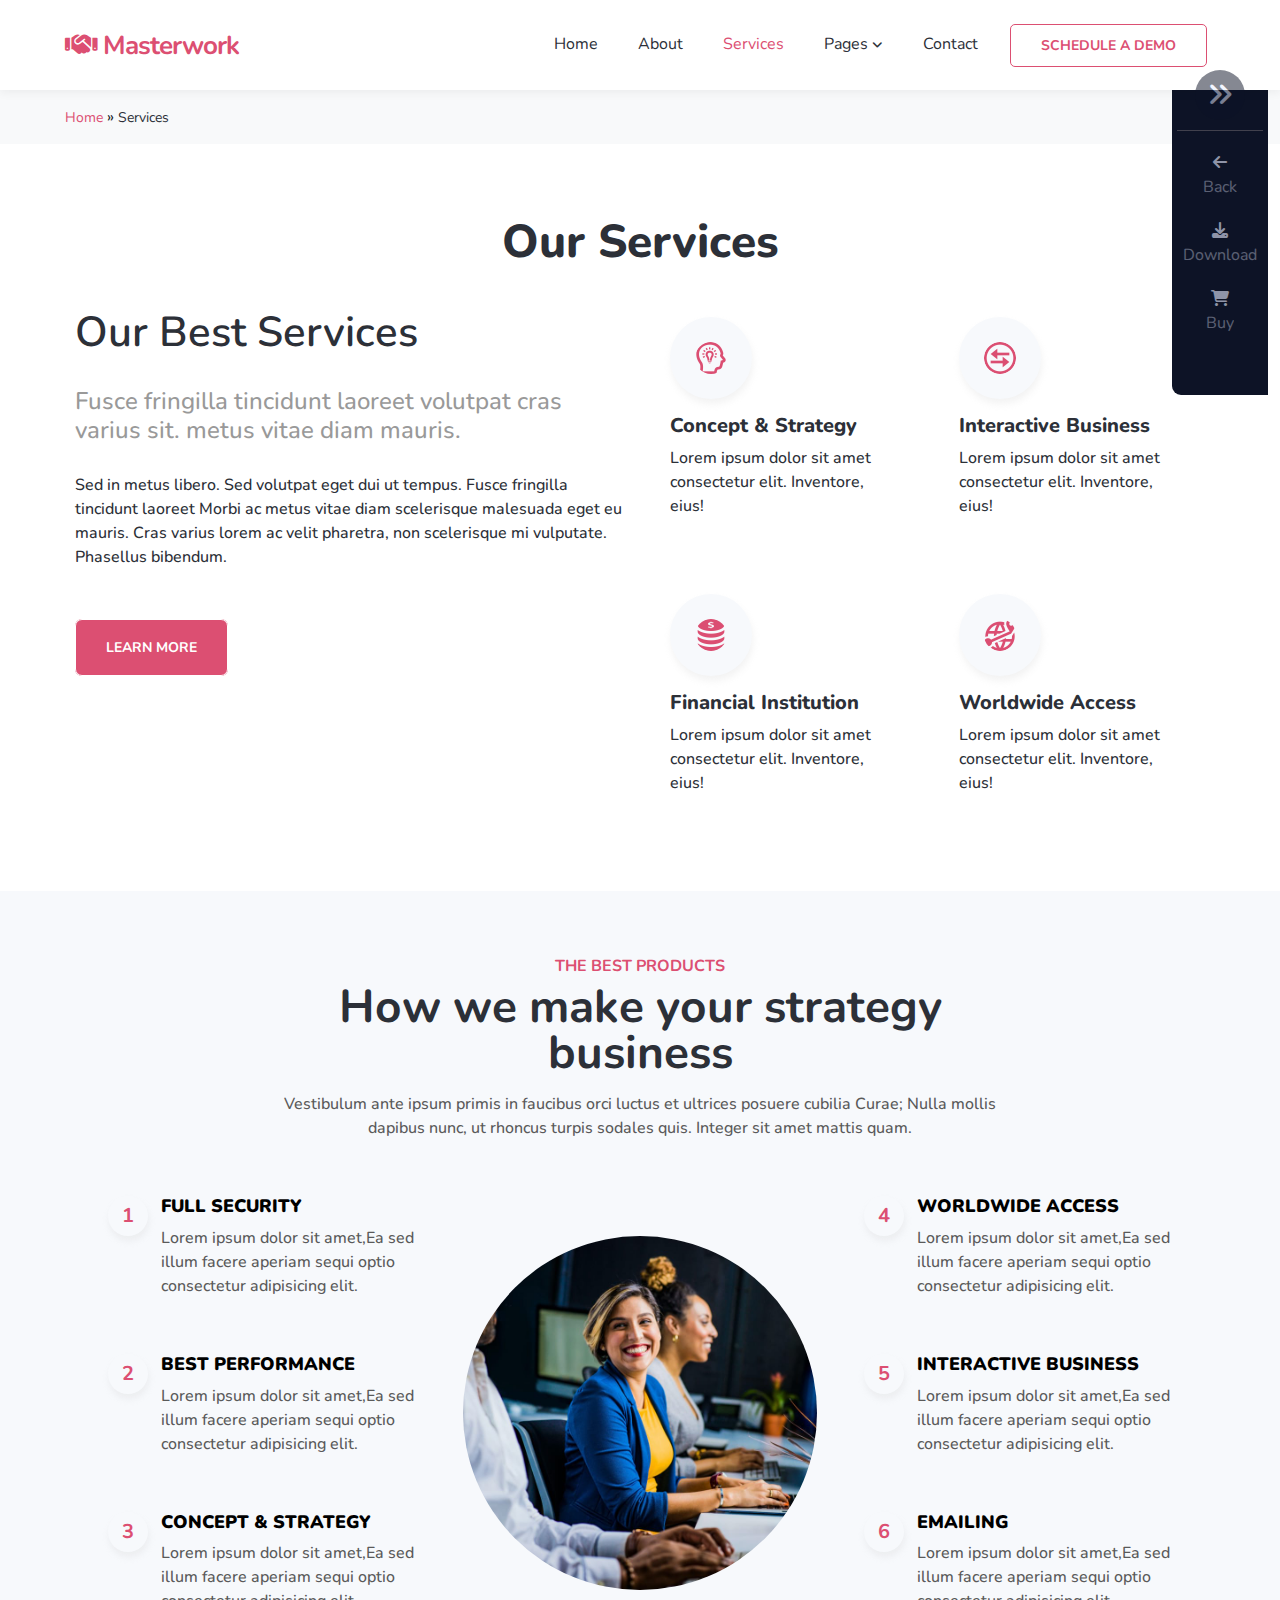
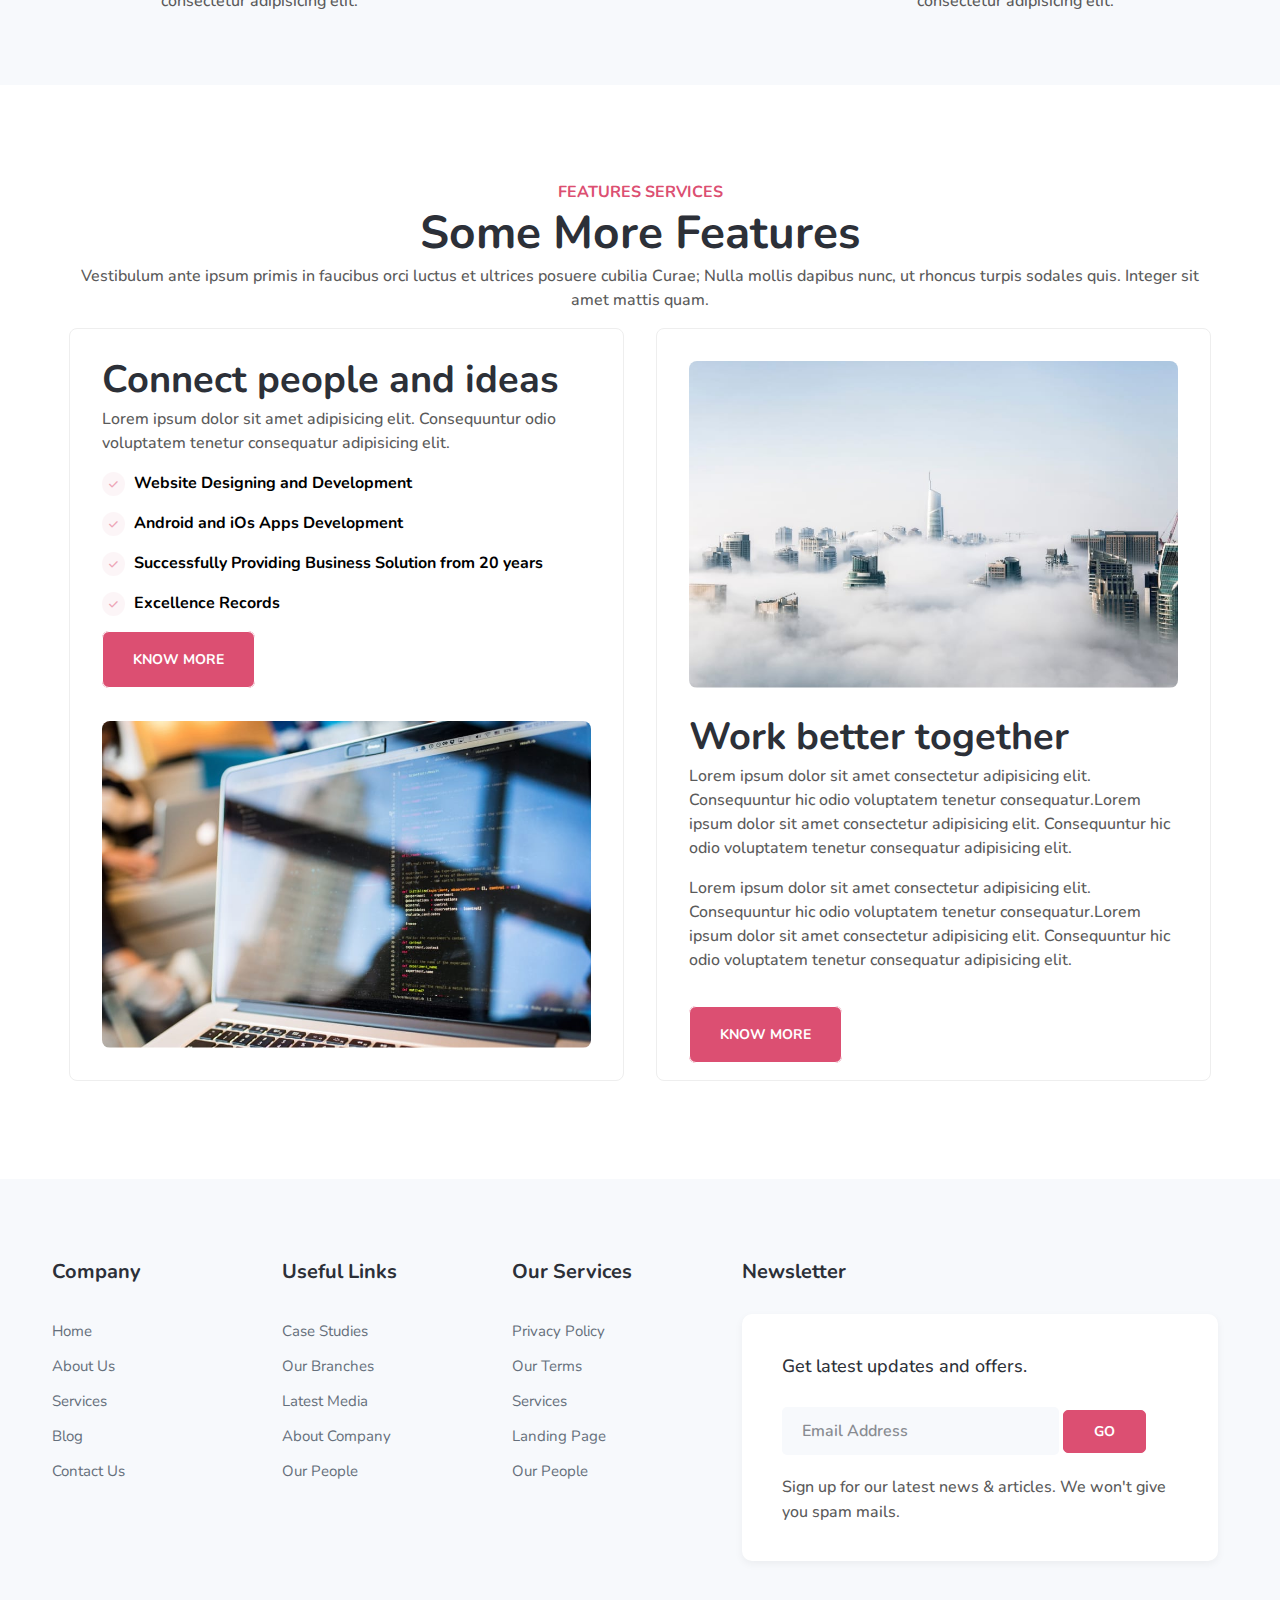
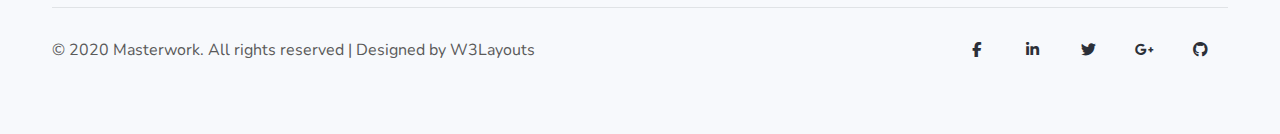
<file: service.html>
<!DOCTYPE html>
<html lang="en">

<head>
  <meta charset="UTF-8" />
  <meta http-equiv="X-UA-Compatible" content="IE=edge" />
  <meta name="viewport" content="width=device-width, initial-scale=1.0" />
  <title>Service</title>
  <link rel="icon" type="image/png" href="./img/favicon.png">
  <link rel="preconnect" href="https://fonts.googleapis.com" />
  <link rel="preconnect" href="https://fonts.gstatic.com" crossorigin />
  <!-- <link rel="icon" type="image/x-icon" href="/images/favicon.ico"> -->
  <!-- Bootstrap CSS v5.2.0-beta1 -->
  <link rel="stylesheet" href="https://cdn.jsdelivr.net/npm/bootstrap@5.2.0/dist/css/bootstrap.min.css" />
  <!--fontawesome 6-->
  <link rel="stylesheet" href="https://cdnjs.cloudflare.com/ajax/libs/font-awesome/6.2.0/css/all.min.css" />
  <!--style.css-->
  <link rel="stylesheet" href="./css/styles.min.css" />
</head>

<body>
  <!-- <div class="side-right-bar"></div> -->

  <div class="toggle-right-sidebar">
    <span class="fa fa-angle-double-right icon"></span>
  </div>

  <!-- Side-bar-start -->
  <div class="side-bar">
    <div class="container">
      <div class="main-content">
        <div class="btns">
          <a href="https://w3layouts.com/?p=4763800000016615">
            <span class="icon back">
              <span class="fa fa-arrow-left"></span>
            </span>
            <span class="text">Back</span>
          </a>
          <a href="https://w3layouts.com/?p=4763800000016615">
            <span class="icon download">
              <span class="fa fa-download"></span>
            </span>
            <span class="text">Download</span>
          </a>
          <a href="https://w3layouts.com/checkout/?add-to-cart=4763800000016615" class="no-margin-bottom-mobile">
            <span class="icon buy">
              <span class="fa fa-shopping-cart"></span>
            </span>
            <span class="text">Buy</span>
          </a>
        </div>
      </div>
    </div>
  </div>
  <!-- Side-bar-end -->

  <header class="bg-white">
    <nav class="navbar navbar-expand-lg navigation bg-white">
      <div class="container-fluid text-center">
        <a class="navbar-brand logo" href="index.html">
          <span class="fa fa-handshake"></span>
          <span>Masterwork</span>
        </a>
        <button class="navbar-toggler" type="button" data-bs-toggle="collapse" data-bs-target="#navbarNav"
          aria-controls="navbarNav" aria-expanded="false" aria-label="Toggle navigation">
          <i class="navbar-toggler-icon open-close"></i>
        </button>
        <div class="collapse navbar-collapse menu" id="navbarNav">
          <ul class="navbar-nav ms-md-auto gap-2 list">
            <li class="nav-item rounded home px-2">
              <a class="nav-link" aria-current="page" href="index.html"></i>Home</a>
            </li>
            <li class="nav-item rounded about px-2">
              <a class="nav-link" href="about.html"></i>About</a>
            </li>
            <li class="nav-item rounded service px-2">
              <a class="nav-link" style="color: #DC4F72;" href="service.html"></i>Services</a>
            </li>
            <li class="nav-item dropdown rounded page px-2">
              <a class="nav-link active" href="#" id="navbarDropdown" role="button" data-bs-toggle="dropdown"
                aria-expanded="false">
                Pages
                <i class="fa fa-angle-down fs-6"></i>
              </a>
              <ul class="dropdown-menu dropdown-menu-end" aria-labelledby="navbarDropdown">
                <li><a class="dropdown-item" href="blog.html">Blog posts</a></li>
                <li><a class="dropdown-item" href="blog-single.html">Blog single</a></li>
                <li><a class="dropdown-item" href="landing-single.html">Landing page</a></li>
              </ul>
            </li>
            <li class="nav-item rounded contact px-2">
              <a class="nav-link" href="contact.html">Contact</a>
            </li>
            <li class="nav-item ml-lg-3 px-2 ml-0 mt-lg-0 mt-3 schedule">
              <a class="btn btn-outline-primary theme-button button-schedule" href="contact.html">Schedule a Demo</a>
            </li>
          </ul>
        </div>
      </div>
    </nav>
  </header>
  <nav id="breadcrumbs" class="breadcrumbs bg-light">
    <div class="container-fluid">
      <a href="index.html">Home</a> » <span class="breadcrumb_last" aria-current="page">Services</span>
    </div>
  </nav>
  <main>
    <!-- <section class="nav-page">
      <nav class="breadcrumbs" id="breadcrumbs">
        <div class="container">
          <a href="index.html">Home</a>
            »
          <span class="breadcrumbs-last">Services</span>
        </div>
      </nav>
    </section> -->

    <section class="Services">
      <div class="container">
        <div class="title">
          <h2>Our Services</h2>
        </div>
        <div class="content">
          <div class="row">
            <div class="col col1 col-12 col-sm-12 col-md-12 col-lg-6">
              <h3>Our Best Services</h3>
              <h5>Fusce fringilla tincidunt laoreet volutpat cras varius sit. metus vitae diam mauris.</h5>
              <p>Sed in metus libero. Sed volutpat eget dui ut tempus. Fusce fringilla tincidunt laoreet Morbi ac metus
                vitae diam scelerisque malesuada eget eu mauris. Cras varius lorem ac velit pharetra, non scelerisque mi
                vulputate. Phasellus bibendum.
              </p>

              <div class="button">
                <a href="#url">LEARN MORE</a>
              </div>
            </div>
            <div class="col col2 col-12 col-sm-12 col-md-12 col-lg-6">
              <div class="row">
                <div class="col col21 col-12 col-sm-6 col-md-6 col-lg-6">
                  <a href="#url" class="icon">
                    <img src="./img/service-icon1.png" alt="icon">
                    <h4>Concept & Strategy</h4>
                    <p>Lorem ipsum dolor sit amet consectetur elit. Inventore, eius!</p>
                  </a>
                </div>
                <div class="col col22 col-12 col-sm-6 col-md-6 col-lg-6">
                  <a href="#url" class="icon">
                    <img src="./img/service-icon2.png" alt="icon">
                    <h4>Interactive Business</h4>
                    <p>Lorem ipsum dolor sit amet consectetur elit. Inventore, eius!</p>
                  </a>
                </div>
                <div class="col col23 col-12 col-sm-6 col-md-6 col-lg-6">
                  <a href="#url" class="icon">
                    <img src="./img/service-icon3.png" alt="icon">
                    <h4>Financial Institution</h4>
                    <p>Lorem ipsum dolor sit amet consectetur elit. Inventore, eius!</p>
                  </a>
                </div>
                <div class="col col24 col-12 col-sm-6 col-md-6 col-lg-6">
                  <a href="#url" class="icon">
                    <img src="./img/service-icon4.png" alt="icon">
                    <h4>Worldwide Access</h4>
                    <p>Lorem ipsum dolor sit amet consectetur elit. Inventore, eius!</p>
                  </a>
                </div>
              </div>
            </div>
          </div>
        </div>
      </div>
    </section>

    <section class="products">
      <div class="container py-lg-3">
        <div class="title-content">
          <h6 class="sub-title">THE BEST PRODUCTS</h6>
          <h3>How we make your strategy business</h3>
          <p class="my-3">Vestibulum ante ipsum primis in faucibus orci luctus et ultrices posuere cubilia Curae; Nulla mollis
            dapibus nunc, ut rhoncus turpis sodales quis. Integer sit amet mattis quam.</p>
        </div>

        <div class="row">
          <div class="col col1 col13 col-12 col-sm-12 col-md-12 col-lg-4">
            <div class="row">
              <div class="col-2">
                <div class="icon">
                  <span>1</span>
                </div>
              </div>
              <div class="col-10">
                <h6>
                  <a href="#url">FULL SECURITY</a>
                </h6>
                <p>Lorem ipsum dolor sit amet,Ea sed illum facere aperiam sequi optio consectetur adipisicing elit.</p>
              </div>

            </div>
            <div class="row">
              <div class="col-2">
                <div class="icon">
                  <span>2</span>
                </div>
              </div>
              <div class="col-10">
                <h6>
                  <a href="#url">BEST PERFORMANCE</a>
                </h6>
                <p>Lorem ipsum dolor sit amet,Ea sed illum facere aperiam sequi optio consectetur adipisicing elit.</p>
              </div>

            </div>
            <div class="row">
              <div class="col-2">
                <div class="icon">
                  <span>3</span>
                </div>
              </div>
              <div class="col-10">
                <h6>
                  <a href="#url">CONCEPT & STRATEGY</a>
                </h6>
                <p>Lorem ipsum dolor sit amet,Ea sed illum facere aperiam sequi optio consectetur adipisicing elit.</p>
              </div>

            </div>
          </div>
          <div class="col col2 col-12 col-sm-12 col-md-12 col-lg-4">
            <div class="image">
              <img src="./img/service-circle.jpg" alt="service circle">
            </div>
          </div>
          <div class="col col3 col13 col-12 col-sm-12 col-md-12 col-lg-4">
            <div class="row">
              <div class="col-2">
                <div class="icon">
                  <span>4</span>
                </div>
              </div>
              <div class="col-10">
                <h6>
                  <a href="#url">WORLDWIDE ACCESS</a>
                </h6>
                <p>Lorem ipsum dolor sit amet,Ea sed illum facere aperiam sequi optio consectetur adipisicing elit.</p>
              </div>

            </div>
            <div class="row">
              <div class="col-2">
                <div class="icon">
                  <span>5</span>
                </div>
              </div>
              <div class="col-10">
                <h6>
                  <a href="#url">INTERACTIVE BUSINESS</a>
                </h6>
                <p>Lorem ipsum dolor sit amet,Ea sed illum facere aperiam sequi optio consectetur adipisicing elit.</p>
              </div>

            </div>
            <div class="row">
              <div class="col-2">
                <div class="icon">
                  <span>6</span>
                </div>
              </div>
              <div class="col-10">
                <h6>
                  <a href="#url">EMAILING</a>
                </h6>
                <p>Lorem ipsum dolor sit amet,Ea sed illum facere aperiam sequi optio consectetur adipisicing elit.</p>
              </div>

            </div>
          </div>
        </div>
    </section>
    <section class="features">
      <div class="container py-lg-5">
        <div class="title-content">
          <h6 class="sub-title">FEATURES SERVICES</h6>
          <h3>Some More Features</h3>
          <p>Vestibulum ante ipsum primis in faucibus orci luctus et ultrices posuere cubilia Curae; Nulla mollis
            dapibus nunc, ut rhoncus turpis sodales quis. Integer sit amet mattis quam.</p>
        </div>

        <div class="row">
          <div class="col col1 col-12 col-sm-12 col-md-12 col-lg-6">
            <div class="content">
              <div class="title-service">
                <h3 class="title">Connect people and ideas</h3>
                <p>Lorem ipsum dolor sit amet adipisicing elit. Consequuntur odio voluptatem tenetur consequatur
                  adipisicing elit.</p>
              </div>

              <ul class="feature-list">
                <li>
                  <span><i class="fa fa-check"></i> Website Designing and Development</span>
                </li>
                <li>
                  <span><i class="fa fa-check"></i> Android and iOs Apps Development</span>
                </li>
                <li>
                  <span><i class="fa fa-check"></i> Successfully Providing Business Solution from 20 years</span>
                </li>
                <li>
                  <span><i class="fa fa-check"></i> Excellence Records</span>
                </li>
              </ul>

              <div class="button">
                <a href="#url">KNOW MORE</a>
              </div>

              <div class="image">
                <img src="./img/b1.jpg" alt="b1">
              </div>
            </div>
          </div>
          <div class="col col2 col-12 col-sm-12 col-md-12 col-lg-6">
            <div class="content">
              <div class="image">
                <img src="./img/b2.jpg" alt="b2">
              </div>

              <div class="title-service">
                <h3 class="title">Work better together</h3>
                <p>Lorem ipsum dolor sit amet consectetur adipisicing elit. Consequuntur hic odio voluptatem tenetur
                  consequatur.Lorem ipsum dolor sit amet consectetur adipisicing elit. Consequuntur hic odio voluptatem
                  tenetur consequatur adipisicing elit.</p>
                <p>Lorem ipsum dolor sit amet consectetur adipisicing elit. Consequuntur hic odio voluptatem tenetur
                  consequatur.Lorem ipsum dolor sit amet consectetur adipisicing elit. Consequuntur hic odio voluptatem
                  tenetur consequatur adipisicing elit.</p>
              </div>


              <div class="button">
                <a href="#url">KNOW MORE</a>
              </div>
            </div>
          </div>
        </div>

      </div>
    </section>


  </main>
  <footer>
    <div class="container-fluid">
      <div class="wrapper">
        <div class="row main-row">
          <section class="col-lg-2 col-md-6 col-sm-12 column">
            <div class="footer-heading">
              <h3>Company</h3>
            </div>
            <div class="footer-body">
              <ul>
                <li>Home</li>
                <li>About Us</li>
                <li>Services</li>
                <li>Blog</li>
                <li>Contact Us</li>
              </ul>
            </div>
          </section>
          <section class="col-lg-2 col-md-6 col-sm-12 column">
            <div class="footer-heading">
              <h3>Useful Links</h3>
            </div>
            <div class="footer-body">
              <ul>
                <li>Case Studies</li>
                <li>Our Branches</li>
                <li>Latest Media</li>
                <li>About Company</li>
                <li>Our People</li>
              </ul>
            </div>
          </section>
          <section class="col-lg-2 col-md-6 col-sm-12 column">
            <div class="footer-heading">
              <h3>Our Services</h3>
            </div>
            <div class="footer-body">
              <ul>
                <li>Privacy Policy</li>
                <li>Our Terms</li>
                <li>Services</li>
                <li>Landing Page</li>
                <li>Our People</li>
              </ul>
            </div>
          </section>
          <section class="col-lg-5 col-md-6 col-sm-12 column form-handle">
            <div class="footer-heading">
              <h3>Newsletter</h3>
            </div>
            <div class="footer-body">
              <div class="end-column">
                <h4>Get latest updates and offers.</h4>
                <form action="#" class="subscribe" method="post">
                  <input type="email" name="email" placeholder="Email Address" required="">
                  <button type="submit">Go</button>
                </form>
                <p>Sign up for our latest news &amp; articles. We won't give you spam mails.</p>
              </div>
            </div>
          </section>
        </div>

        <hr class="row-barrier" style="opacity: 0.1;">

        <div class="copyright mt-4">
          <div class="columns text-lg-left text-center">
            <p>© 2020 Masterwork. All rights reserved | Designed by <a href="https://w3layouts.com/">W3Layouts</a></p>
          </div>
          <div class="columns-2 mt-lg-0 mt-3">
            <ul class="social">
              <li><a href="#facebook"><i class="fab fa-facebook-f"></i></a>
              </li>
              <li><a href="#linkedin"><i class="fab fa-linkedin-in"></i></a>
              </li>
              <li><a href="#twitter"><i class="fab fa-twitter"></i></a>
              </li>
              <li><a href="#google"><i class="fab fa-google-plus-g"></i></a>
              </li>
              <li><a href="#github"><i class="fab fa-github"></i></a>
              </li>
            </ul>
          </div>
        </div>
      </div>
    </div>
  </footer>

  <!-- Button Back To Top Start -->
  <button onclick="topFunction()" id="myBtn" class="btn-backTop" title="Go to top">
    <i class="fa fa-angle-up"></i>
  </button>
  <!-- Button Back To Top End -->

  <script src="https://cdn.jsdelivr.net/npm/@popperjs/core@2.11.5/dist/umd/popper.min.js"
    integrity="sha384-Xe+8cL9oJa6tN/veChSP7q+mnSPaj5Bcu9mPX5F5xIGE0DVittaqT5lorf0EI7Vk"
    crossorigin="anonymous"></script>
  <script src="https://cdn.jsdelivr.net/npm/bootstrap@5.2.0/dist/js/bootstrap.min.js"
    integrity="sha384-ODmDIVzN+pFdexxHEHFBQH3/9/vQ9uori45z4JjnFsRydbmQbmL5t1tQ0culUzyK"
    crossorigin="anonymous"></script>

  <!-- Seft-defined Script -->
  <script>

    // When the user scrolls down 90px from the top of the document, resize the navbar's padding and the logo's font size
    window.onscroll = function () { scrollFunction() };

    function scrollFunction() {
      if (document.body.scrollTop > 30 || document.documentElement.scrollTop > 30) {
        document.querySelector("button.btn-backTop").style.display = "block"
        document.querySelector("header").style.height = "70px";
        document.querySelector("breadcrumbs").style.marginTop = "70px";
      } else {
        document.querySelector("button.btn-backTop").style.display = "none"
        document.querySelector("header").style.height = "90px";
        document.querySelector("breadcrumbs").style.marginTop = "90px";
      }
    }
    function topFunction() {
      document.body.scrollTop = 0;
      document.documentElement.scrollTop = 0;
    }
  </script>
</body>

</html>
</file>
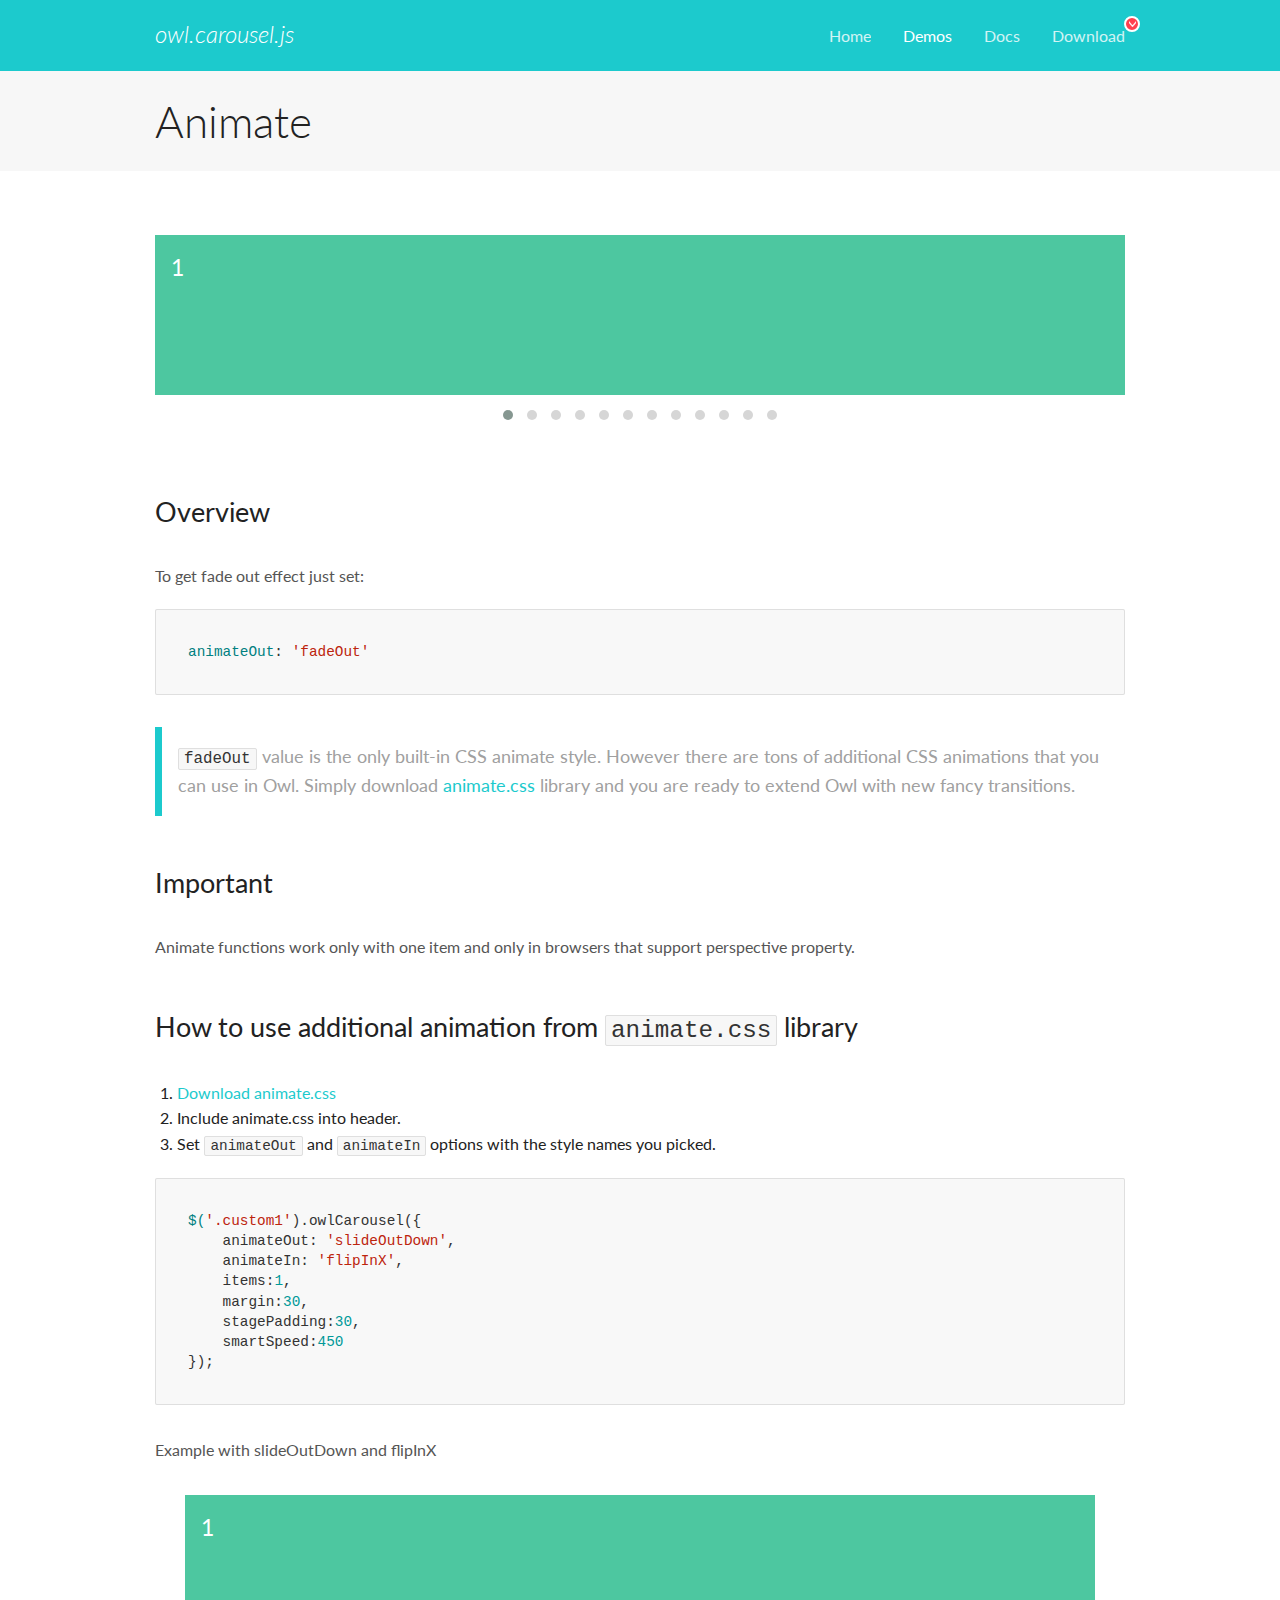
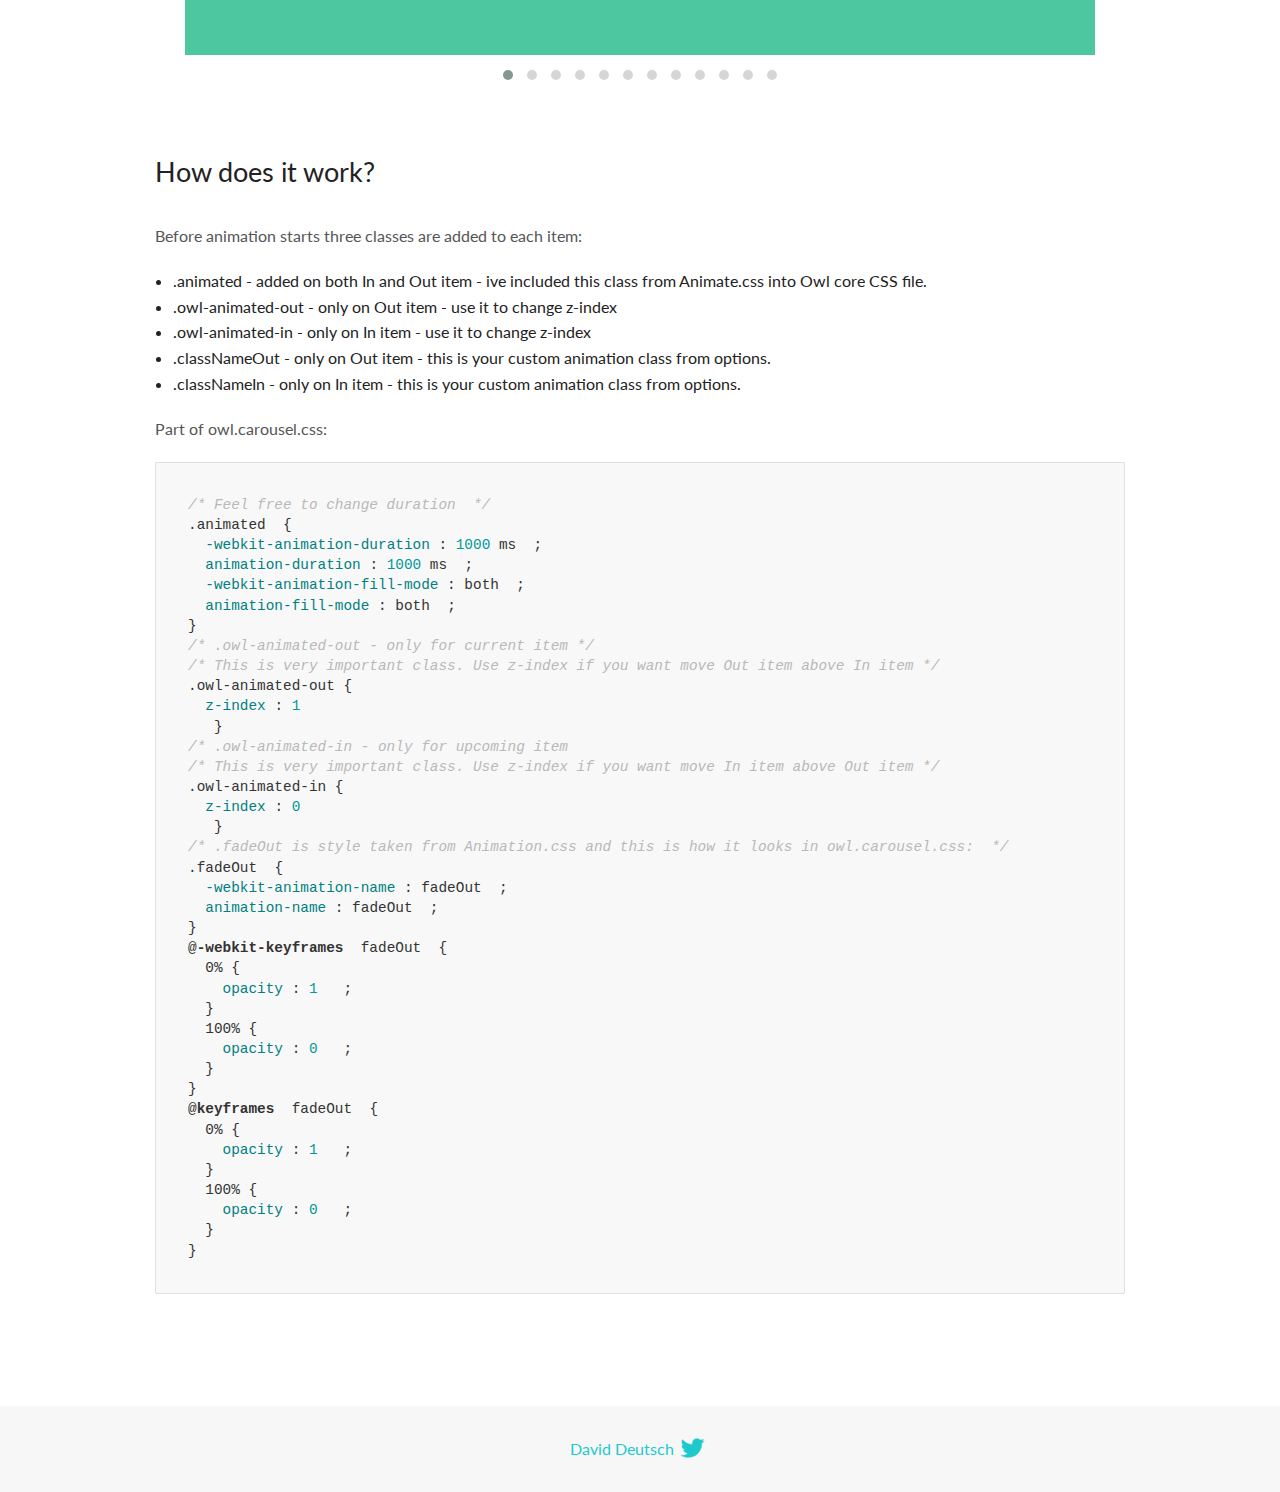
<file: OwlCarousel2-2.3.4/docs/demos/animate.html>
<!DOCTYPE html>
<html lang="en">
  <head>

    <!-- head -->
    <meta charset="utf-8">
    <meta name="msapplication-tap-highlight" content="no" />
    <meta name="viewport" content="width=device-width, initial-scale=1.0" />
    <meta name="description" content="Animate carousel">
    <meta name="author" content="David Deutsch">
    <title>
      Animate Demo | Owl Carousel | 2.3.4
    </title>

    <!-- Stylesheets -->
    <link href='https://fonts.googleapis.com/css?family=Lato:300,400,700,400italic,300italic' rel='stylesheet' type='text/css'>
    <link rel="stylesheet" href="../assets/css/docs.theme.min.css">

    <!-- Owl Stylesheets -->
    <link rel="stylesheet" href="../assets/owlcarousel/assets/owl.carousel.min.css">
    <link rel="stylesheet" href="../assets/owlcarousel/assets/owl.theme.default.min.css">

    <!-- HTML5 shim and Respond.js IE8 support of HTML5 elements and media queries -->

    <!--[if lt IE 9]>
      <script src="https://oss.maxcdn.com/libs/html5shiv/3.7.0/html5shiv.js"></script>
      <script src="https://oss.maxcdn.com/libs/respond.js/1.3.0/respond.min.js"></script>
    <![endif]-->

    <!-- Favicons -->
    <link rel="apple-touch-icon-precomposed" sizes="144x144" href="../assets/ico/apple-touch-icon-144-precomposed.png">
    <link rel="shortcut icon" href="../assets/ico/favicon.png">
    <link rel="shortcut icon" href="favicon.ico">

    <!-- Yeah i know js should not be in header. Its required for demos.-->

    <!-- javascript -->
    <script src="../assets/vendors/jquery.min.js"></script>
    <script src="../assets/owlcarousel/owl.carousel.js"></script>
  </head>
  <body>

    <!-- header -->
    <header class="header">
      <div class="row">
        <div class="large-12 columns">
          <div class="brand left">
            <h3>
              <a href="/OwlCarousel2/">owl.carousel.js</a> 
            </h3>
          </div>
          <a id="toggle-nav" class="right">
            <span></span> <span></span> <span></span> 
          </a> 
          <div class="nav-bar">
            <ul class="clearfix">
              <li> <a href="/OwlCarousel2/index.html">Home</a>  </li>
              <li class="active">
                <a href="/OwlCarousel2/demos/demos.html">Demos</a> 
              </li>
              <li> <a href="/OwlCarousel2/docs/started-welcome.html">Docs</a>  </li>
              <li>
                <a href="https://github.com/OwlCarousel2/OwlCarousel2/archive/2.3.4.zip">Download</a> 
                <span class="download"></span> 
              </li>
            </ul>
          </div>
        </div>
      </div>
    </header>

    <!-- title -->
    <section class="title">
      <div class="row">
        <div class="large-12 columns">
          <h1>Animate</h1>
        </div>
      </div>
    </section>

    <!--  Demos -->
    <section id="demos">
      <div class="row">
        <div class="large-12 columns">
          <div class="fadeOut owl-carousel owl-theme">
            <div class="item">
              <h4>1</h4>
            </div>
            <div class="item">
              <h4>2</h4>
            </div>
            <div class="item">
              <h4>3</h4>
            </div>
            <div class="item">
              <h4>4</h4>
            </div>
            <div class="item">
              <h4>5</h4>
            </div>
            <div class="item">
              <h4>6</h4>
            </div>
            <div class="item">
              <h4>7</h4>
            </div>
            <div class="item">
              <h4>8</h4>
            </div>
            <div class="item">
              <h4>9</h4>
            </div>
            <div class="item">
              <h4>10</h4>
            </div>
            <div class="item">
              <h4>11</h4>
            </div>
            <div class="item">
              <h4>12</h4>
            </div>
          </div>
          <h3 id="overview">Overview</h3>
          <p>To get fade out effect just set:</p>
          <pre><code>animateOut: &#39;fadeOut&#39;</code></pre>
          <blockquote>
            <p><code>fadeOut</code> value is the only built-in CSS animate style. However there are tons of additional CSS animations that you can use in Owl. Simply download
              <a href="https://daneden.github.io/animate.css/">animate.css</a>  library and you are ready to extend Owl with new fancy transitions.</p>
          </blockquote>
          <h3 id="important">Important</h3>
          <p>Animate functions work only with one item and only in browsers that support perspective property.</p>
          <h3 id="how-to-use-additional-animation-from-animate-css-library">How to use additional animation from <code>animate.css</code> library</h3>
          <ol>
            <li> <a href="https://daneden.github.io/animate.css/">Download animate.css</a>  </li>
            <li>Include animate.css into header.</li>
            <li>Set <code>animateOut</code> and <code>animateIn</code> options with the style names you picked.</li>
          </ol>
          <pre><code>$(&#39;.custom1&#39;).owlCarousel({
    animateOut: &#39;slideOutDown&#39;,
    animateIn: &#39;flipInX&#39;,
    items:1,
    margin:30,
    stagePadding:30,
    smartSpeed:450
});</code></pre>
          <p>Example with slideOutDown and flipInX</p>
          <div class="custom1 owl-carousel owl-theme">
            <div class="item">
              <h4>1</h4>
            </div>
            <div class="item">
              <h4>2</h4>
            </div>
            <div class="item">
              <h4>3</h4>
            </div>
            <div class="item">
              <h4>4</h4>
            </div>
            <div class="item">
              <h4>5</h4>
            </div>
            <div class="item">
              <h4>6</h4>
            </div>
            <div class="item">
              <h4>7</h4>
            </div>
            <div class="item">
              <h4>8</h4>
            </div>
            <div class="item">
              <h4>9</h4>
            </div>
            <div class="item">
              <h4>10</h4>
            </div>
            <div class="item">
              <h4>11</h4>
            </div>
            <div class="item">
              <h4>12</h4>
            </div>
          </div>
          <h3 id="how-does-it-work-">How does it work?</h3>
          <p>Before animation starts three classes are added to each item:</p>
          <ul>
            <li>.animated - added on both In and Out item - ive included this class from Animate.css into Owl core CSS file.</li>
            <li>.owl-animated-out - only on Out item - use it to change z-index</li>
            <li>.owl-animated-in - only on In item - use it to change z-index</li>
            <li>.classNameOut - only on Out item - this is your custom animation class from options.</li>
            <li>.classNameIn - only on In item - this is your custom animation class from options.</li>
          </ul>
          <p>Part of owl.carousel.css:</p>
          <pre><code class="language-css"><span class="comment">/* Feel free to change duration  */</span> 
<span class="class">.animated</span>  <span class="rules">{
  <span class="rule"><span class="attribute">-webkit-animation-duration</span> :<span class="value"> <span class="number">1000</span> ms</span> </span> ;
  <span class="rule"><span class="attribute">animation-duration</span> :<span class="value"> <span class="number">1000</span> ms</span> </span> ;
  <span class="rule"><span class="attribute">-webkit-animation-fill-mode</span> :<span class="value"> both</span> </span> ;
  <span class="rule"><span class="attribute">animation-fill-mode</span> :<span class="value"> both</span> </span> ;
<span class="rule">}</span> </span> 
<span class="comment">/* .owl-animated-out - only for current item */</span> 
<span class="comment">/* This is very important class. Use z-index if you want move Out item above In item */</span> 
<span class="class">.owl-animated-out</span> <span class="rules">{
  <span class="rule"><span class="attribute">z-index</span> :<span class="value"> <span class="number">1</span> 
</span> </span> </span> }
<span class="comment">/* .owl-animated-in - only for upcoming item
/* This is very important class. Use z-index if you want move In item above Out item */</span> 
<span class="class">.owl-animated-in</span> <span class="rules">{
  <span class="rule"><span class="attribute">z-index</span> :<span class="value"> <span class="number">0</span> 
</span> </span> </span> }
<span class="comment">/* .fadeOut is style taken from Animation.css and this is how it looks in owl.carousel.css:  */</span> 
<span class="class">.fadeOut</span>  <span class="rules">{
  <span class="rule"><span class="attribute">-webkit-animation-name</span> :<span class="value"> fadeOut</span> </span> ;
  <span class="rule"><span class="attribute">animation-name</span> :<span class="value"> fadeOut</span> </span> ;
<span class="rule">}</span> </span> 
<span class="at_rule">@<span class="keyword">-webkit-keyframes</span>  fadeOut </span> {
  0% <span class="rules">{
    <span class="rule"><span class="attribute">opacity</span> :<span class="value"> <span class="number">1</span> </span> </span> ;
  <span class="rule">}</span> </span> 
  100% <span class="rules">{
    <span class="rule"><span class="attribute">opacity</span> :<span class="value"> <span class="number">0</span> </span> </span> ;
  <span class="rule">}</span> </span> 
}
<span class="at_rule">@<span class="keyword">keyframes</span>  fadeOut </span> {
  0% <span class="rules">{
    <span class="rule"><span class="attribute">opacity</span> :<span class="value"> <span class="number">1</span> </span> </span> ;
  <span class="rule">}</span> </span> 
  100% <span class="rules">{
    <span class="rule"><span class="attribute">opacity</span> :<span class="value"> <span class="number">0</span> </span> </span> ;
  <span class="rule">}</span> </span> 
}</code></pre>
          <link rel="stylesheet" href="../assets/css/animate.css">
          <script>
            jQuery(document).ready(function($) {
              $('.fadeOut').owlCarousel({
                items: 1,
                animateOut: 'fadeOut',
                loop: true,
                margin: 10,
              });
              $('.custom1').owlCarousel({
                animateOut: 'slideOutDown',
                animateIn: 'flipInX',
                items: 1,
                margin: 30,
                stagePadding: 30,
                smartSpeed: 450
              });
            });
          </script>
        </div>
      </div>
    </section>

    <!-- footer -->
    <footer class="footer">
      <div class="row">
        <div class="large-12 columns">
          <h5>
            <a href="/OwlCarousel2/docs/support-contact.html">David Deutsch</a> 
            <a id="custom-tweet-button" href="https://twitter.com/share?url=https://github.com/OwlCarousel2/OwlCarousel2&text=Owl Carousel - This is so awesome! " target="_blank"></a> 
          </h5>
        </div>
      </div>
    </footer>

    <!-- vendors -->
    <script src="../assets/vendors/highlight.js"></script>
    <script src="../assets/js/app.js"></script>
  </body>
</html>
</file>
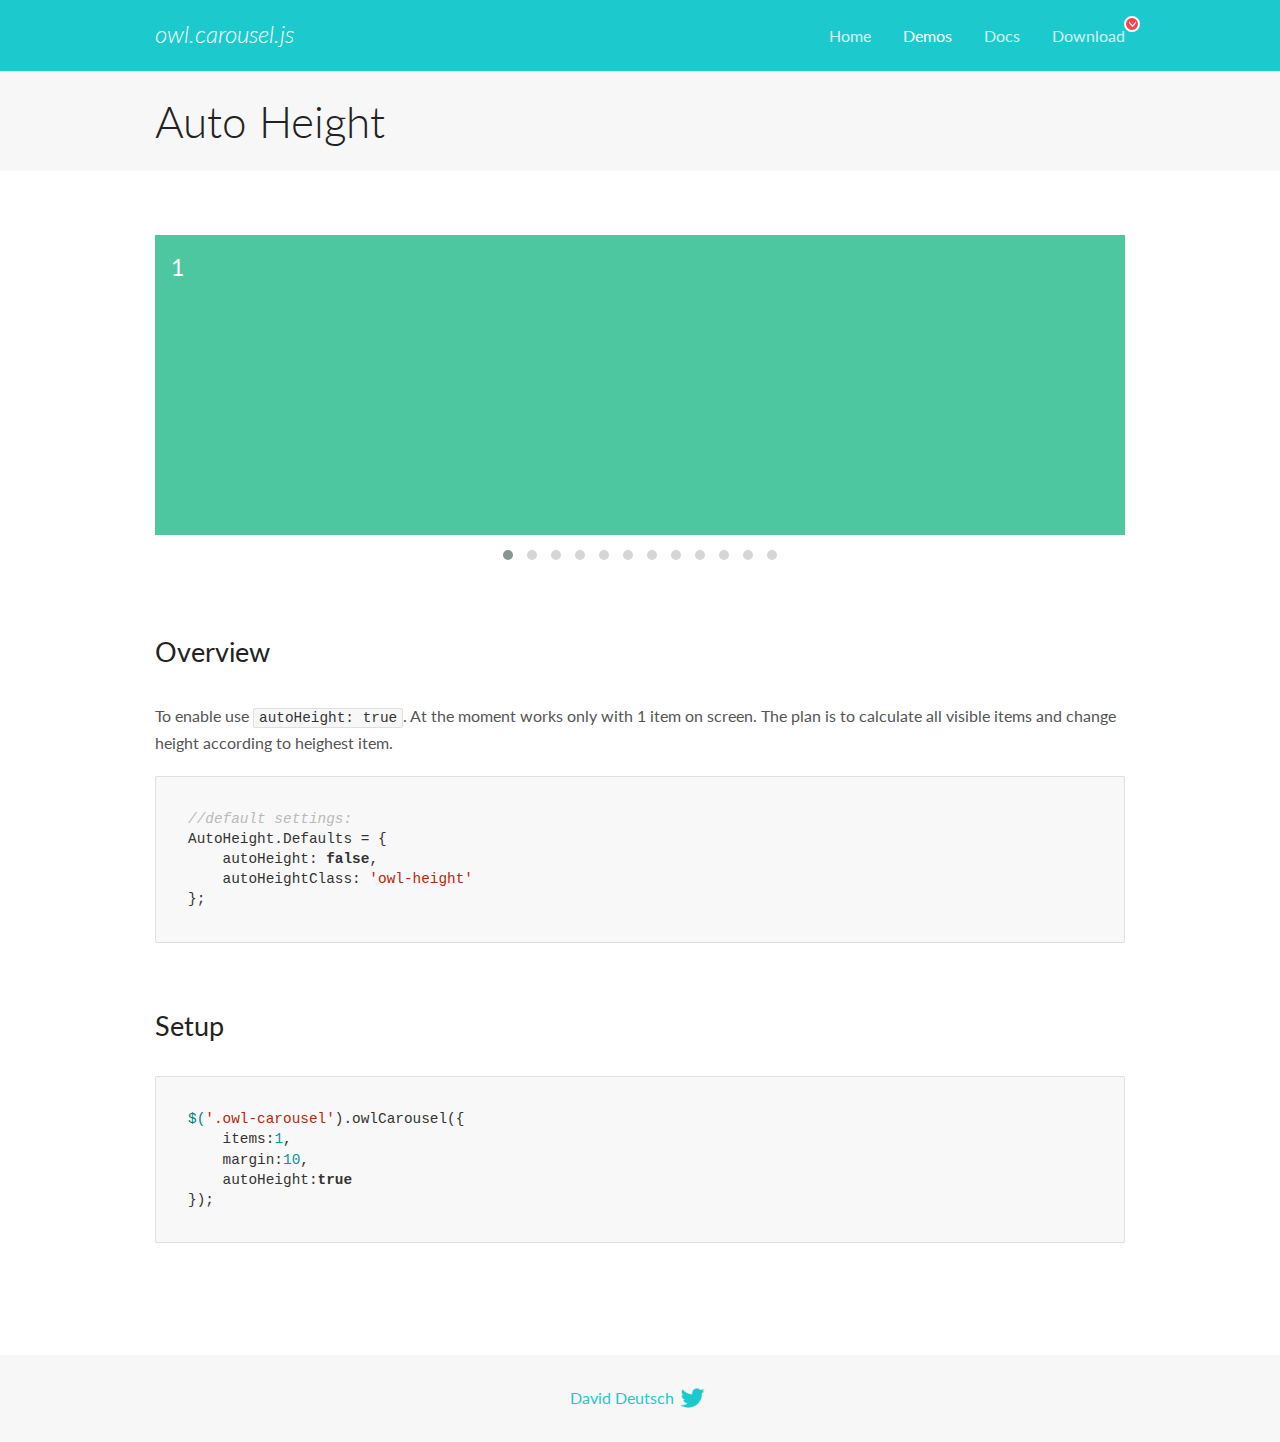
<file: OwlCarousel2-2.3.4/docs/demos/autoheight.html>
<!DOCTYPE html>
<html lang="en">
  <head>

    <!-- head -->
    <meta charset="utf-8">
    <meta name="msapplication-tap-highlight" content="no" />
    <meta name="viewport" content="width=device-width, initial-scale=1.0" />
    <meta name="description" content="autoHeight usage demo">
    <meta name="author" content="David Deutsch">
    <title>
      Auto Height Demo | Owl Carousel | 2.3.4
    </title>

    <!-- Stylesheets -->
    <link href='https://fonts.googleapis.com/css?family=Lato:300,400,700,400italic,300italic' rel='stylesheet' type='text/css'>
    <link rel="stylesheet" href="../assets/css/docs.theme.min.css">

    <!-- Owl Stylesheets -->
    <link rel="stylesheet" href="../assets/owlcarousel/assets/owl.carousel.min.css">
    <link rel="stylesheet" href="../assets/owlcarousel/assets/owl.theme.default.min.css">

    <!-- HTML5 shim and Respond.js IE8 support of HTML5 elements and media queries -->

    <!--[if lt IE 9]>
      <script src="https://oss.maxcdn.com/libs/html5shiv/3.7.0/html5shiv.js"></script>
      <script src="https://oss.maxcdn.com/libs/respond.js/1.3.0/respond.min.js"></script>
    <![endif]-->

    <!-- Favicons -->
    <link rel="apple-touch-icon-precomposed" sizes="144x144" href="../assets/ico/apple-touch-icon-144-precomposed.png">
    <link rel="shortcut icon" href="../assets/ico/favicon.png">
    <link rel="shortcut icon" href="favicon.ico">

    <!-- Yeah i know js should not be in header. Its required for demos.-->

    <!-- javascript -->
    <script src="../assets/vendors/jquery.min.js"></script>
    <script src="../assets/owlcarousel/owl.carousel.js"></script>
  </head>
  <body>

    <!-- header -->
    <header class="header">
      <div class="row">
        <div class="large-12 columns">
          <div class="brand left">
            <h3>
              <a href="/OwlCarousel2/">owl.carousel.js</a> 
            </h3>
          </div>
          <a id="toggle-nav" class="right">
            <span></span> <span></span> <span></span> 
          </a> 
          <div class="nav-bar">
            <ul class="clearfix">
              <li> <a href="/OwlCarousel2/index.html">Home</a>  </li>
              <li class="active">
                <a href="/OwlCarousel2/demos/demos.html">Demos</a> 
              </li>
              <li> <a href="/OwlCarousel2/docs/started-welcome.html">Docs</a>  </li>
              <li>
                <a href="https://github.com/OwlCarousel2/OwlCarousel2/archive/2.3.4.zip">Download</a> 
                <span class="download"></span> 
              </li>
            </ul>
          </div>
        </div>
      </div>
    </header>

    <!-- title -->
    <section class="title">
      <div class="row">
        <div class="large-12 columns">
          <h1>Auto Height</h1>
        </div>
      </div>
    </section>

    <!--  Demos -->
    <section id="demos">
      <div class="row">
        <div class="large-12 columns">
          <div class="owl-carousel owl-theme">
            <div class="item" style="height:300px">
              <h4>1</h4>
            </div>
            <div class="item" style="height:100px">
              <h4>2</h4>
            </div>
            <div class="item" style="height:500px">
              <h4>3</h4>
            </div>
            <div class="item" style="height:250px">
              <h4>4</h4>
            </div>
            <div class="item" style="height:400px">
              <h4>5</h4>
            </div>
            <div class="item" style="height:500px">
              <h4>6</h4>
            </div>
            <div class="item" style="height:600px">
              <h4>7</h4>
            </div>
            <div class="item" style="height:400px">
              <h4>8</h4>
            </div>
            <div class="item" style="height:300px">
              <h4>9</h4>
            </div>
            <div class="item" style="height:350px">
              <h4>10</h4>
            </div>
            <div class="item" style="height:200px">
              <h4>11</h4>
            </div>
            <div class="item" style="height:150px">
              <h4>12</h4>
            </div>
          </div>
          <h3 id="overview">Overview</h3>
          <p>To enable use <code>autoHeight: true</code>. At the moment works only with 1 item on screen. The plan is to calculate all visible items and change height according to heighest item.</p>
          <pre><code>//default settings:
AutoHeight.Defaults = {
    autoHeight: false,
    autoHeightClass: &#39;owl-height&#39;
};</code></pre>
          <h3 id="setup">Setup</h3>
          <pre><code>$(&#39;.owl-carousel&#39;).owlCarousel({
    items:1,
    margin:10,
    autoHeight:true
});</code></pre>
          <script>
            $(document).ready(function() {
              $('.owl-carousel').owlCarousel({
                items: 1,
                margin: 10,
                autoHeight: true
              });
            })
          </script>
        </div>
      </div>
    </section>

    <!-- footer -->
    <footer class="footer">
      <div class="row">
        <div class="large-12 columns">
          <h5>
            <a href="/OwlCarousel2/docs/support-contact.html">David Deutsch</a> 
            <a id="custom-tweet-button" href="https://twitter.com/share?url=https://github.com/OwlCarousel2/OwlCarousel2&text=Owl Carousel - This is so awesome! " target="_blank"></a> 
          </h5>
        </div>
      </div>
    </footer>

    <!-- vendors -->
    <script src="../assets/vendors/highlight.js"></script>
    <script src="../assets/js/app.js"></script>
  </body>
</html>
</file>
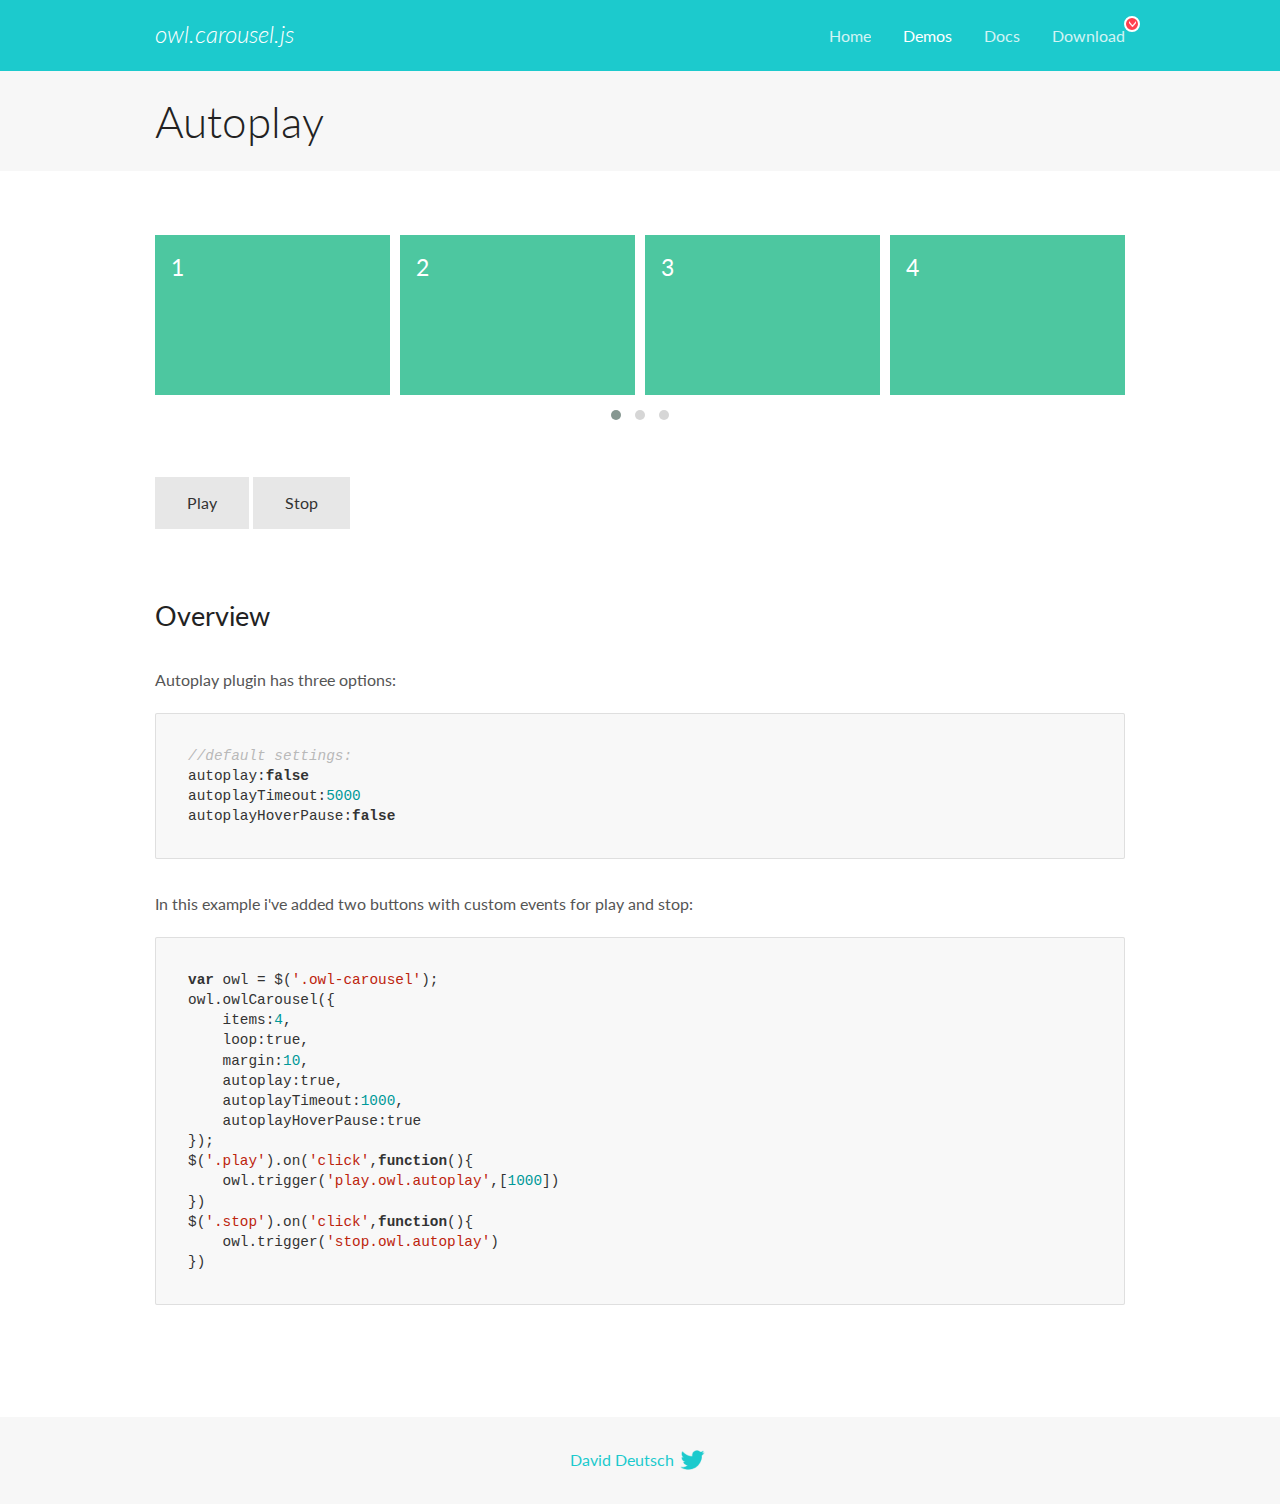
<file: OwlCarousel2-2.3.4/docs/demos/autoplay.html>
<!DOCTYPE html>
<html lang="en">
  <head>

    <!-- head -->
    <meta charset="utf-8">
    <meta name="msapplication-tap-highlight" content="no" />
    <meta name="viewport" content="width=device-width, initial-scale=1.0" />
    <meta name="description" content="Autoplay usage demo">
    <meta name="author" content="David Deutsch">
    <title>
      Autoplay Demo | Owl Carousel | 2.3.4
    </title>

    <!-- Stylesheets -->
    <link href='https://fonts.googleapis.com/css?family=Lato:300,400,700,400italic,300italic' rel='stylesheet' type='text/css'>
    <link rel="stylesheet" href="../assets/css/docs.theme.min.css">

    <!-- Owl Stylesheets -->
    <link rel="stylesheet" href="../assets/owlcarousel/assets/owl.carousel.min.css">
    <link rel="stylesheet" href="../assets/owlcarousel/assets/owl.theme.default.min.css">

    <!-- HTML5 shim and Respond.js IE8 support of HTML5 elements and media queries -->

    <!--[if lt IE 9]>
      <script src="https://oss.maxcdn.com/libs/html5shiv/3.7.0/html5shiv.js"></script>
      <script src="https://oss.maxcdn.com/libs/respond.js/1.3.0/respond.min.js"></script>
    <![endif]-->

    <!-- Favicons -->
    <link rel="apple-touch-icon-precomposed" sizes="144x144" href="../assets/ico/apple-touch-icon-144-precomposed.png">
    <link rel="shortcut icon" href="../assets/ico/favicon.png">
    <link rel="shortcut icon" href="favicon.ico">

    <!-- Yeah i know js should not be in header. Its required for demos.-->

    <!-- javascript -->
    <script src="../assets/vendors/jquery.min.js"></script>
    <script src="../assets/owlcarousel/owl.carousel.js"></script>
  </head>
  <body>

    <!-- header -->
    <header class="header">
      <div class="row">
        <div class="large-12 columns">
          <div class="brand left">
            <h3>
              <a href="/OwlCarousel2/">owl.carousel.js</a> 
            </h3>
          </div>
          <a id="toggle-nav" class="right">
            <span></span> <span></span> <span></span> 
          </a> 
          <div class="nav-bar">
            <ul class="clearfix">
              <li> <a href="/OwlCarousel2/index.html">Home</a>  </li>
              <li class="active">
                <a href="/OwlCarousel2/demos/demos.html">Demos</a> 
              </li>
              <li> <a href="/OwlCarousel2/docs/started-welcome.html">Docs</a>  </li>
              <li>
                <a href="https://github.com/OwlCarousel2/OwlCarousel2/archive/2.3.4.zip">Download</a> 
                <span class="download"></span> 
              </li>
            </ul>
          </div>
        </div>
      </div>
    </header>

    <!-- title -->
    <section class="title">
      <div class="row">
        <div class="large-12 columns">
          <h1>Autoplay</h1>
        </div>
      </div>
    </section>

    <!--  Demos -->
    <section id="demos">
      <div class="row">
        <div class="large-12 columns">
          <div class="owl-carousel owl-theme">
            <div class="item">
              <h4>1</h4>
            </div>
            <div class="item">
              <h4>2</h4>
            </div>
            <div class="item">
              <h4>3</h4>
            </div>
            <div class="item">
              <h4>4</h4>
            </div>
            <div class="item">
              <h4>5</h4>
            </div>
            <div class="item">
              <h4>6</h4>
            </div>
            <div class="item">
              <h4>7</h4>
            </div>
            <div class="item">
              <h4>8</h4>
            </div>
            <div class="item">
              <h4>9</h4>
            </div>
            <div class="item">
              <h4>10</h4>
            </div>
            <div class="item">
              <h4>11</h4>
            </div>
            <div class="item">
              <h4>12</h4>
            </div>
          </div>
          <a class="button secondary play">Play</a> 
          <a class="button secondary stop">Stop</a> 
          <h3 id="overview">Overview</h3>
          <p>Autoplay plugin has three options:</p>
          <pre><code>//default settings:
autoplay:false
autoplayTimeout:5000
autoplayHoverPause:false</code></pre>
          <p>In this example i&#39;ve added two buttons with custom events for play and stop:</p>
          <pre><code>var owl = $(&#39;.owl-carousel&#39;);
owl.owlCarousel({
    items:4,
    loop:true,
    margin:10,
    autoplay:true,
    autoplayTimeout:1000,
    autoplayHoverPause:true
});
$(&#39;.play&#39;).on(&#39;click&#39;,function(){
    owl.trigger(&#39;play.owl.autoplay&#39;,[1000])
})
$(&#39;.stop&#39;).on(&#39;click&#39;,function(){
    owl.trigger(&#39;stop.owl.autoplay&#39;)
})</code></pre>
          <script>
            $(document).ready(function() {
              var owl = $('.owl-carousel');
              owl.owlCarousel({
                items: 4,
                loop: true,
                margin: 10,
                autoplay: true,
                autoplayTimeout: 1000,
                autoplayHoverPause: true
              });
              $('.play').on('click', function() {
                owl.trigger('play.owl.autoplay', [1000])
              })
              $('.stop').on('click', function() {
                owl.trigger('stop.owl.autoplay')
              })
            })
          </script>
        </div>
      </div>
    </section>

    <!-- footer -->
    <footer class="footer">
      <div class="row">
        <div class="large-12 columns">
          <h5>
            <a href="/OwlCarousel2/docs/support-contact.html">David Deutsch</a> 
            <a id="custom-tweet-button" href="https://twitter.com/share?url=https://github.com/OwlCarousel2/OwlCarousel2&text=Owl Carousel - This is so awesome! " target="_blank"></a> 
          </h5>
        </div>
      </div>
    </footer>

    <!-- vendors -->
    <script src="../assets/vendors/highlight.js"></script>
    <script src="../assets/js/app.js"></script>
  </body>
</html>
</file>
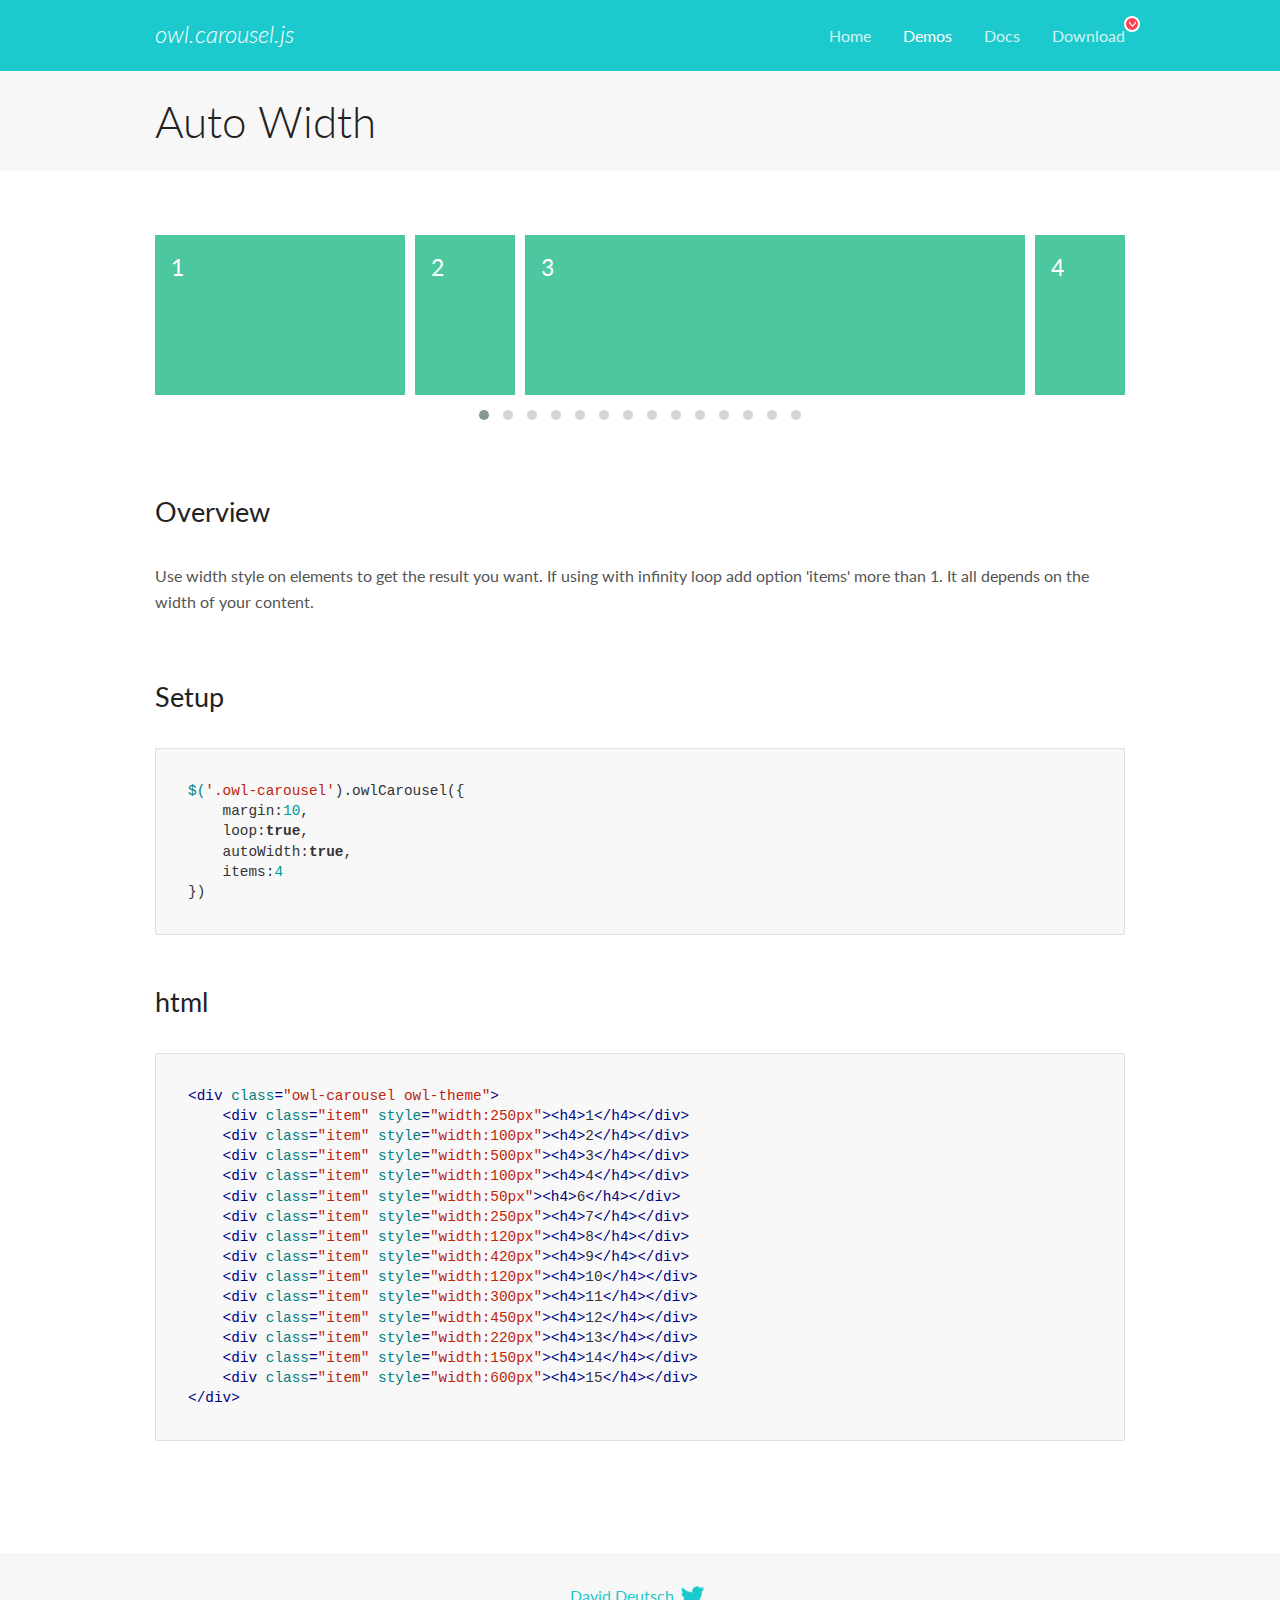
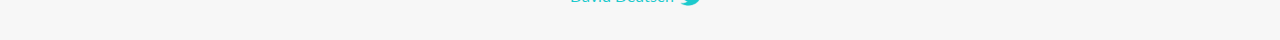
<file: OwlCarousel2-2.3.4/docs/demos/autowidth.html>
<!DOCTYPE html>
<html lang="en">
  <head>

    <!-- head -->
    <meta charset="utf-8">
    <meta name="msapplication-tap-highlight" content="no" />
    <meta name="viewport" content="width=device-width, initial-scale=1.0" />
    <meta name="description" content="Auto Width">
    <meta name="author" content="David Deutsch">
    <title>
      Auto Width Demo | Owl Carousel | 2.3.4
    </title>

    <!-- Stylesheets -->
    <link href='https://fonts.googleapis.com/css?family=Lato:300,400,700,400italic,300italic' rel='stylesheet' type='text/css'>
    <link rel="stylesheet" href="../assets/css/docs.theme.min.css">

    <!-- Owl Stylesheets -->
    <link rel="stylesheet" href="../assets/owlcarousel/assets/owl.carousel.min.css">
    <link rel="stylesheet" href="../assets/owlcarousel/assets/owl.theme.default.min.css">

    <!-- HTML5 shim and Respond.js IE8 support of HTML5 elements and media queries -->

    <!--[if lt IE 9]>
      <script src="https://oss.maxcdn.com/libs/html5shiv/3.7.0/html5shiv.js"></script>
      <script src="https://oss.maxcdn.com/libs/respond.js/1.3.0/respond.min.js"></script>
    <![endif]-->

    <!-- Favicons -->
    <link rel="apple-touch-icon-precomposed" sizes="144x144" href="../assets/ico/apple-touch-icon-144-precomposed.png">
    <link rel="shortcut icon" href="../assets/ico/favicon.png">
    <link rel="shortcut icon" href="favicon.ico">

    <!-- Yeah i know js should not be in header. Its required for demos.-->

    <!-- javascript -->
    <script src="../assets/vendors/jquery.min.js"></script>
    <script src="../assets/owlcarousel/owl.carousel.js"></script>
  </head>
  <body>

    <!-- header -->
    <header class="header">
      <div class="row">
        <div class="large-12 columns">
          <div class="brand left">
            <h3>
              <a href="/OwlCarousel2/">owl.carousel.js</a> 
            </h3>
          </div>
          <a id="toggle-nav" class="right">
            <span></span> <span></span> <span></span> 
          </a> 
          <div class="nav-bar">
            <ul class="clearfix">
              <li> <a href="/OwlCarousel2/index.html">Home</a>  </li>
              <li class="active">
                <a href="/OwlCarousel2/demos/demos.html">Demos</a> 
              </li>
              <li> <a href="/OwlCarousel2/docs/started-welcome.html">Docs</a>  </li>
              <li>
                <a href="https://github.com/OwlCarousel2/OwlCarousel2/archive/2.3.4.zip">Download</a> 
                <span class="download"></span> 
              </li>
            </ul>
          </div>
        </div>
      </div>
    </header>

    <!-- title -->
    <section class="title">
      <div class="row">
        <div class="large-12 columns">
          <h1>Auto Width</h1>
        </div>
      </div>
    </section>

    <!--  Demos -->
    <section id="demos">
      <div class="row">
        <div class="large-12 columns">
          <div class="owl-carousel owl-theme">
            <div class="item" style="width:250px">
              <h4>1</h4>
            </div>
            <div class="item" style="width:100px">
              <h4>2</h4>
            </div>
            <div class="item" style="width:500px">
              <h4>3</h4>
            </div>
            <div class="item" style="width:100px">
              <h4>4</h4>
            </div>
            <div class="item" style="width:50px">
              <h4>6</h4>
            </div>
            <div class="item" style="width:250px">
              <h4>7</h4>
            </div>
            <div class="item" style="width:120px">
              <h4>8</h4>
            </div>
            <div class="item" style="width:420px">
              <h4>9</h4>
            </div>
            <div class="item" style="width:120px">
              <h4>10</h4>
            </div>
            <div class="item" style="width:300px">
              <h4>11</h4>
            </div>
            <div class="item" style="width:450px">
              <h4>12</h4>
            </div>
            <div class="item" style="width:220px">
              <h4>13</h4>
            </div>
            <div class="item" style="width:150px">
              <h4>14</h4>
            </div>
            <div class="item" style="width:600px">
              <h4>15</h4>
            </div>
          </div>
          <h3 id="overview">Overview</h3>
          <p>Use width style on elements to get the result you want. If using with infinity loop add option &#39;items&#39; more than 1. It all depends on the width of your content.</p>
          <h3 id="setup">Setup</h3>
          <pre><code>$(&#39;.owl-carousel&#39;).owlCarousel({
    margin:10,
    loop:true,
    autoWidth:true,
    items:4
})</code></pre>
          <h3 id="html">html</h3>
          <pre><code>&lt;div class=&quot;owl-carousel owl-theme&quot;&gt;
    &lt;div class=&quot;item&quot; style=&quot;width:250px&quot;&gt;&lt;h4&gt;1&lt;/h4&gt;&lt;/div&gt;
    &lt;div class=&quot;item&quot; style=&quot;width:100px&quot;&gt;&lt;h4&gt;2&lt;/h4&gt;&lt;/div&gt;
    &lt;div class=&quot;item&quot; style=&quot;width:500px&quot;&gt;&lt;h4&gt;3&lt;/h4&gt;&lt;/div&gt;
    &lt;div class=&quot;item&quot; style=&quot;width:100px&quot;&gt;&lt;h4&gt;4&lt;/h4&gt;&lt;/div&gt;
    &lt;div class=&quot;item&quot; style=&quot;width:50px&quot;&gt;&lt;h4&gt;6&lt;/h4&gt;&lt;/div&gt;
    &lt;div class=&quot;item&quot; style=&quot;width:250px&quot;&gt;&lt;h4&gt;7&lt;/h4&gt;&lt;/div&gt;
    &lt;div class=&quot;item&quot; style=&quot;width:120px&quot;&gt;&lt;h4&gt;8&lt;/h4&gt;&lt;/div&gt;
    &lt;div class=&quot;item&quot; style=&quot;width:420px&quot;&gt;&lt;h4&gt;9&lt;/h4&gt;&lt;/div&gt;
    &lt;div class=&quot;item&quot; style=&quot;width:120px&quot;&gt;&lt;h4&gt;10&lt;/h4&gt;&lt;/div&gt;
    &lt;div class=&quot;item&quot; style=&quot;width:300px&quot;&gt;&lt;h4&gt;11&lt;/h4&gt;&lt;/div&gt;
    &lt;div class=&quot;item&quot; style=&quot;width:450px&quot;&gt;&lt;h4&gt;12&lt;/h4&gt;&lt;/div&gt;
    &lt;div class=&quot;item&quot; style=&quot;width:220px&quot;&gt;&lt;h4&gt;13&lt;/h4&gt;&lt;/div&gt;
    &lt;div class=&quot;item&quot; style=&quot;width:150px&quot;&gt;&lt;h4&gt;14&lt;/h4&gt;&lt;/div&gt;
    &lt;div class=&quot;item&quot; style=&quot;width:600px&quot;&gt;&lt;h4&gt;15&lt;/h4&gt;&lt;/div&gt;
&lt;/div&gt;</code></pre>
          <script>
            $(document).ready(function() {
              $('.owl-carousel').owlCarousel({
                margin: 10,
                loop: true,
                autoWidth: true,
                items: 4
              })
            })
          </script>
        </div>
      </div>
    </section>

    <!-- footer -->
    <footer class="footer">
      <div class="row">
        <div class="large-12 columns">
          <h5>
            <a href="/OwlCarousel2/docs/support-contact.html">David Deutsch</a> 
            <a id="custom-tweet-button" href="https://twitter.com/share?url=https://github.com/OwlCarousel2/OwlCarousel2&text=Owl Carousel - This is so awesome! " target="_blank"></a> 
          </h5>
        </div>
      </div>
    </footer>

    <!-- vendors -->
    <script src="../assets/vendors/highlight.js"></script>
    <script src="../assets/js/app.js"></script>
  </body>
</html>
</file>
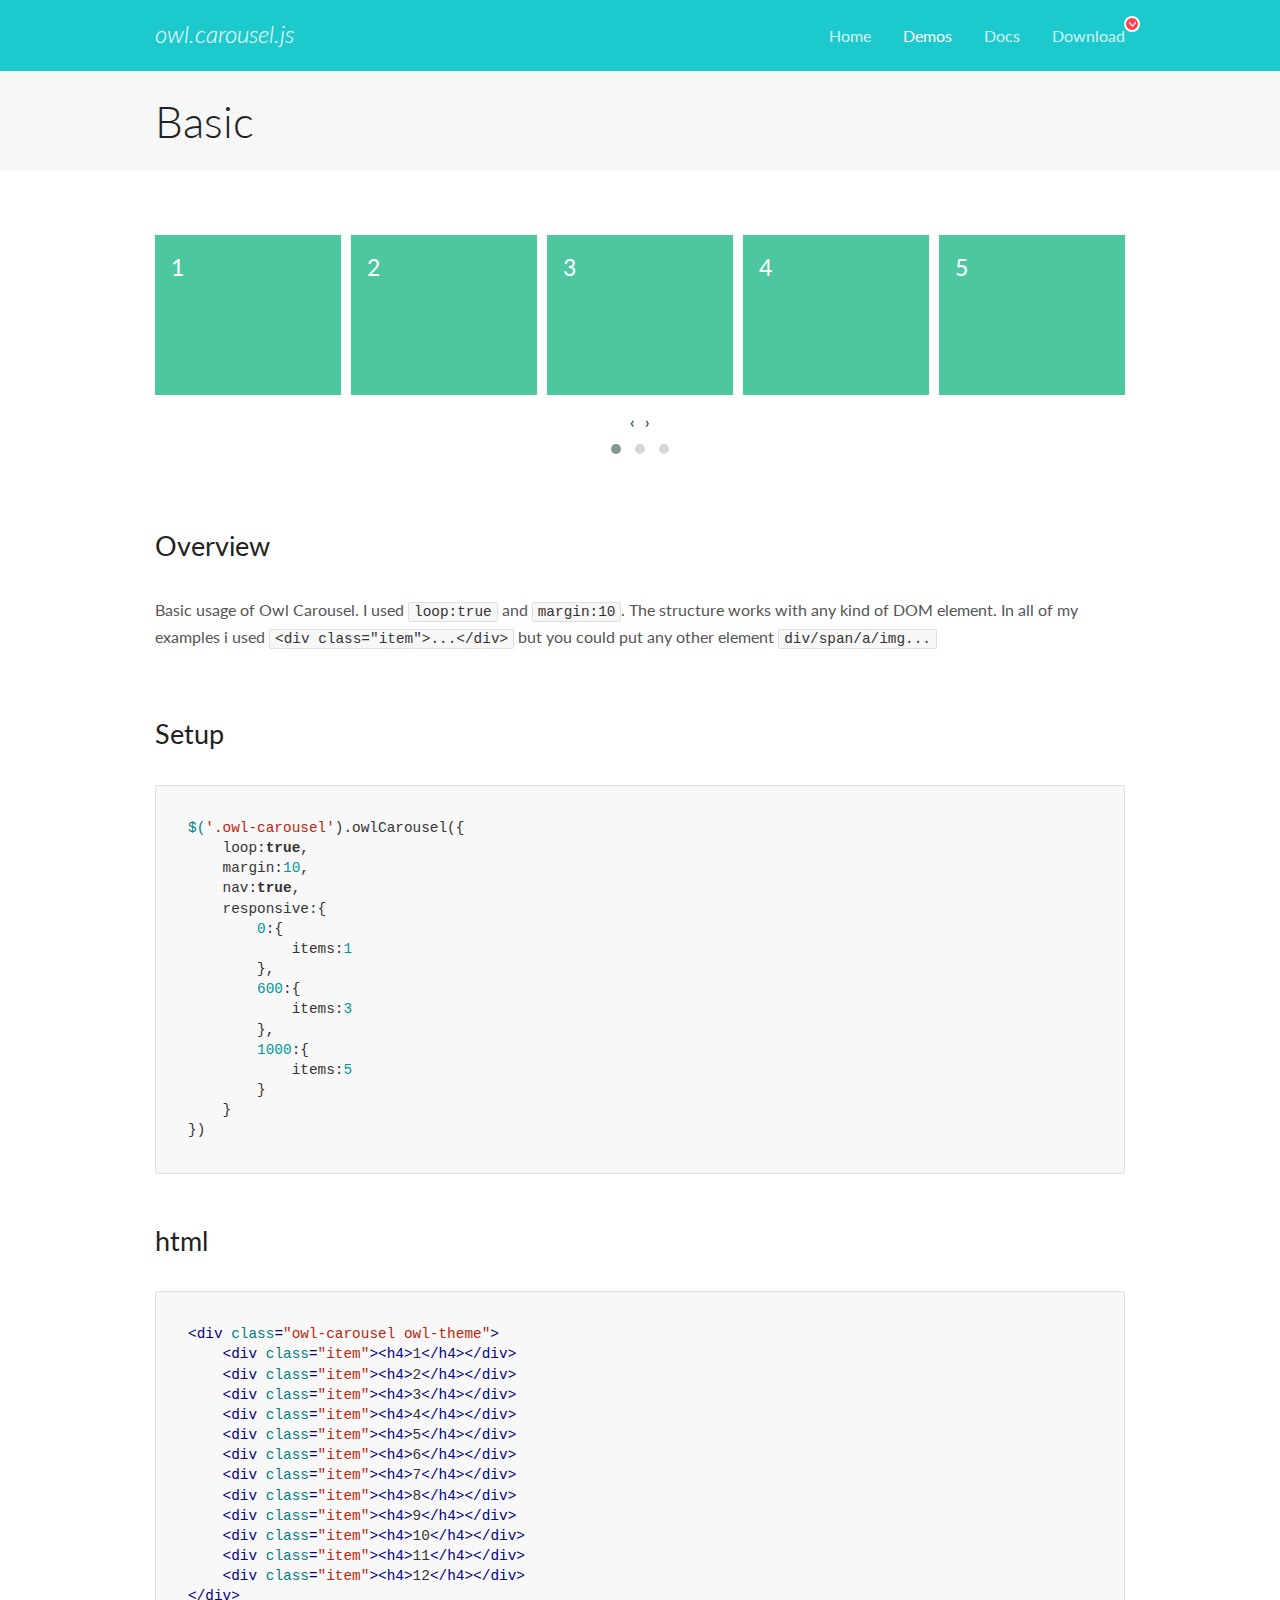
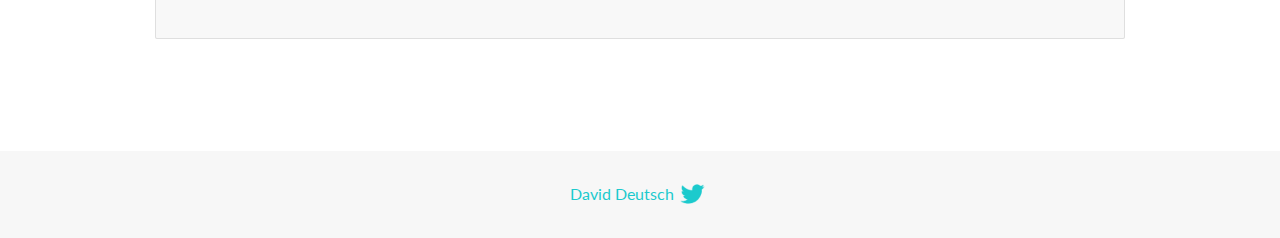
<file: OwlCarousel2-2.3.4/docs/demos/basic.html>
<!DOCTYPE html>
<html lang="en">
  <head>

    <!-- head -->
    <meta charset="utf-8">
    <meta name="msapplication-tap-highlight" content="no" />
    <meta name="viewport" content="width=device-width, initial-scale=1.0" />
    <meta name="description" content="Basic usage demo">
    <meta name="author" content="David Deutsch">
    <title>
      Basic Demo | Owl Carousel | 2.3.4
    </title>

    <!-- Stylesheets -->
    <link href='https://fonts.googleapis.com/css?family=Lato:300,400,700,400italic,300italic' rel='stylesheet' type='text/css'>
    <link rel="stylesheet" href="../assets/css/docs.theme.min.css">

    <!-- Owl Stylesheets -->
    <link rel="stylesheet" href="../assets/owlcarousel/assets/owl.carousel.min.css">
    <link rel="stylesheet" href="../assets/owlcarousel/assets/owl.theme.default.min.css">

    <!-- HTML5 shim and Respond.js IE8 support of HTML5 elements and media queries -->

    <!--[if lt IE 9]>
      <script src="https://oss.maxcdn.com/libs/html5shiv/3.7.0/html5shiv.js"></script>
      <script src="https://oss.maxcdn.com/libs/respond.js/1.3.0/respond.min.js"></script>
    <![endif]-->

    <!-- Favicons -->
    <link rel="apple-touch-icon-precomposed" sizes="144x144" href="../assets/ico/apple-touch-icon-144-precomposed.png">
    <link rel="shortcut icon" href="../assets/ico/favicon.png">
    <link rel="shortcut icon" href="favicon.ico">

    <!-- Yeah i know js should not be in header. Its required for demos.-->

    <!-- javascript -->
    <script src="../assets/vendors/jquery.min.js"></script>
    <script src="../assets/owlcarousel/owl.carousel.js"></script>
  </head>
  <body>

    <!-- header -->
    <header class="header">
      <div class="row">
        <div class="large-12 columns">
          <div class="brand left">
            <h3>
              <a href="/OwlCarousel2/">owl.carousel.js</a> 
            </h3>
          </div>
          <a id="toggle-nav" class="right">
            <span></span> <span></span> <span></span> 
          </a> 
          <div class="nav-bar">
            <ul class="clearfix">
              <li> <a href="/OwlCarousel2/index.html">Home</a>  </li>
              <li class="active">
                <a href="/OwlCarousel2/demos/demos.html">Demos</a> 
              </li>
              <li> <a href="/OwlCarousel2/docs/started-welcome.html">Docs</a>  </li>
              <li>
                <a href="https://github.com/OwlCarousel2/OwlCarousel2/archive/2.3.4.zip">Download</a> 
                <span class="download"></span> 
              </li>
            </ul>
          </div>
        </div>
      </div>
    </header>

    <!-- title -->
    <section class="title">
      <div class="row">
        <div class="large-12 columns">
          <h1>Basic</h1>
        </div>
      </div>
    </section>

    <!--  Demos -->
    <section id="demos">
      <div class="row">
        <div class="large-12 columns">
          <div class="owl-carousel owl-theme">
            <div class="item">
              <h4>1</h4>
            </div>
            <div class="item">
              <h4>2</h4>
            </div>
            <div class="item">
              <h4>3</h4>
            </div>
            <div class="item">
              <h4>4</h4>
            </div>
            <div class="item">
              <h4>5</h4>
            </div>
            <div class="item">
              <h4>6</h4>
            </div>
            <div class="item">
              <h4>7</h4>
            </div>
            <div class="item">
              <h4>8</h4>
            </div>
            <div class="item">
              <h4>9</h4>
            </div>
            <div class="item">
              <h4>10</h4>
            </div>
            <div class="item">
              <h4>11</h4>
            </div>
            <div class="item">
              <h4>12</h4>
            </div>
          </div>
          <h3 id="overview">Overview</h3>
          <p>Basic usage of Owl Carousel. I used <code>loop:true</code> and <code>margin:10</code>. The structure works with any kind of DOM element. In all of my examples i used <code>&lt;div class=&quot;item&quot;&gt;...&lt;/div&gt;</code> but you could
            put any other element <code>div/span/a/img...</code></p>
          <h3 id="setup">Setup</h3>
          <pre><code>$(&#39;.owl-carousel&#39;).owlCarousel({
    loop:true,
    margin:10,
    nav:true,
    responsive:{
        0:{
            items:1
        },
        600:{
            items:3
        },
        1000:{
            items:5
        }
    }
})</code></pre>
          <h3 id="html">html</h3>
          <pre><code>&lt;div class=&quot;owl-carousel owl-theme&quot;&gt;
    &lt;div class=&quot;item&quot;&gt;&lt;h4&gt;1&lt;/h4&gt;&lt;/div&gt;
    &lt;div class=&quot;item&quot;&gt;&lt;h4&gt;2&lt;/h4&gt;&lt;/div&gt;
    &lt;div class=&quot;item&quot;&gt;&lt;h4&gt;3&lt;/h4&gt;&lt;/div&gt;
    &lt;div class=&quot;item&quot;&gt;&lt;h4&gt;4&lt;/h4&gt;&lt;/div&gt;
    &lt;div class=&quot;item&quot;&gt;&lt;h4&gt;5&lt;/h4&gt;&lt;/div&gt;
    &lt;div class=&quot;item&quot;&gt;&lt;h4&gt;6&lt;/h4&gt;&lt;/div&gt;
    &lt;div class=&quot;item&quot;&gt;&lt;h4&gt;7&lt;/h4&gt;&lt;/div&gt;
    &lt;div class=&quot;item&quot;&gt;&lt;h4&gt;8&lt;/h4&gt;&lt;/div&gt;
    &lt;div class=&quot;item&quot;&gt;&lt;h4&gt;9&lt;/h4&gt;&lt;/div&gt;
    &lt;div class=&quot;item&quot;&gt;&lt;h4&gt;10&lt;/h4&gt;&lt;/div&gt;
    &lt;div class=&quot;item&quot;&gt;&lt;h4&gt;11&lt;/h4&gt;&lt;/div&gt;
    &lt;div class=&quot;item&quot;&gt;&lt;h4&gt;12&lt;/h4&gt;&lt;/div&gt;
&lt;/div&gt;</code></pre>
          <script>
            $(document).ready(function() {
              var owl = $('.owl-carousel');
              owl.owlCarousel({
                margin: 10,
                nav: true,
                loop: true,
                responsive: {
                  0: {
                    items: 1
                  },
                  600: {
                    items: 3
                  },
                  1000: {
                    items: 5
                  }
                }
              })
            })
          </script>
        </div>
      </div>
    </section>

    <!-- footer -->
    <footer class="footer">
      <div class="row">
        <div class="large-12 columns">
          <h5>
            <a href="/OwlCarousel2/docs/support-contact.html">David Deutsch</a> 
            <a id="custom-tweet-button" href="https://twitter.com/share?url=https://github.com/OwlCarousel2/OwlCarousel2&text=Owl Carousel - This is so awesome! " target="_blank"></a> 
          </h5>
        </div>
      </div>
    </footer>

    <!-- vendors -->
    <script src="../assets/vendors/highlight.js"></script>
    <script src="../assets/js/app.js"></script>
  </body>
</html>
</file>
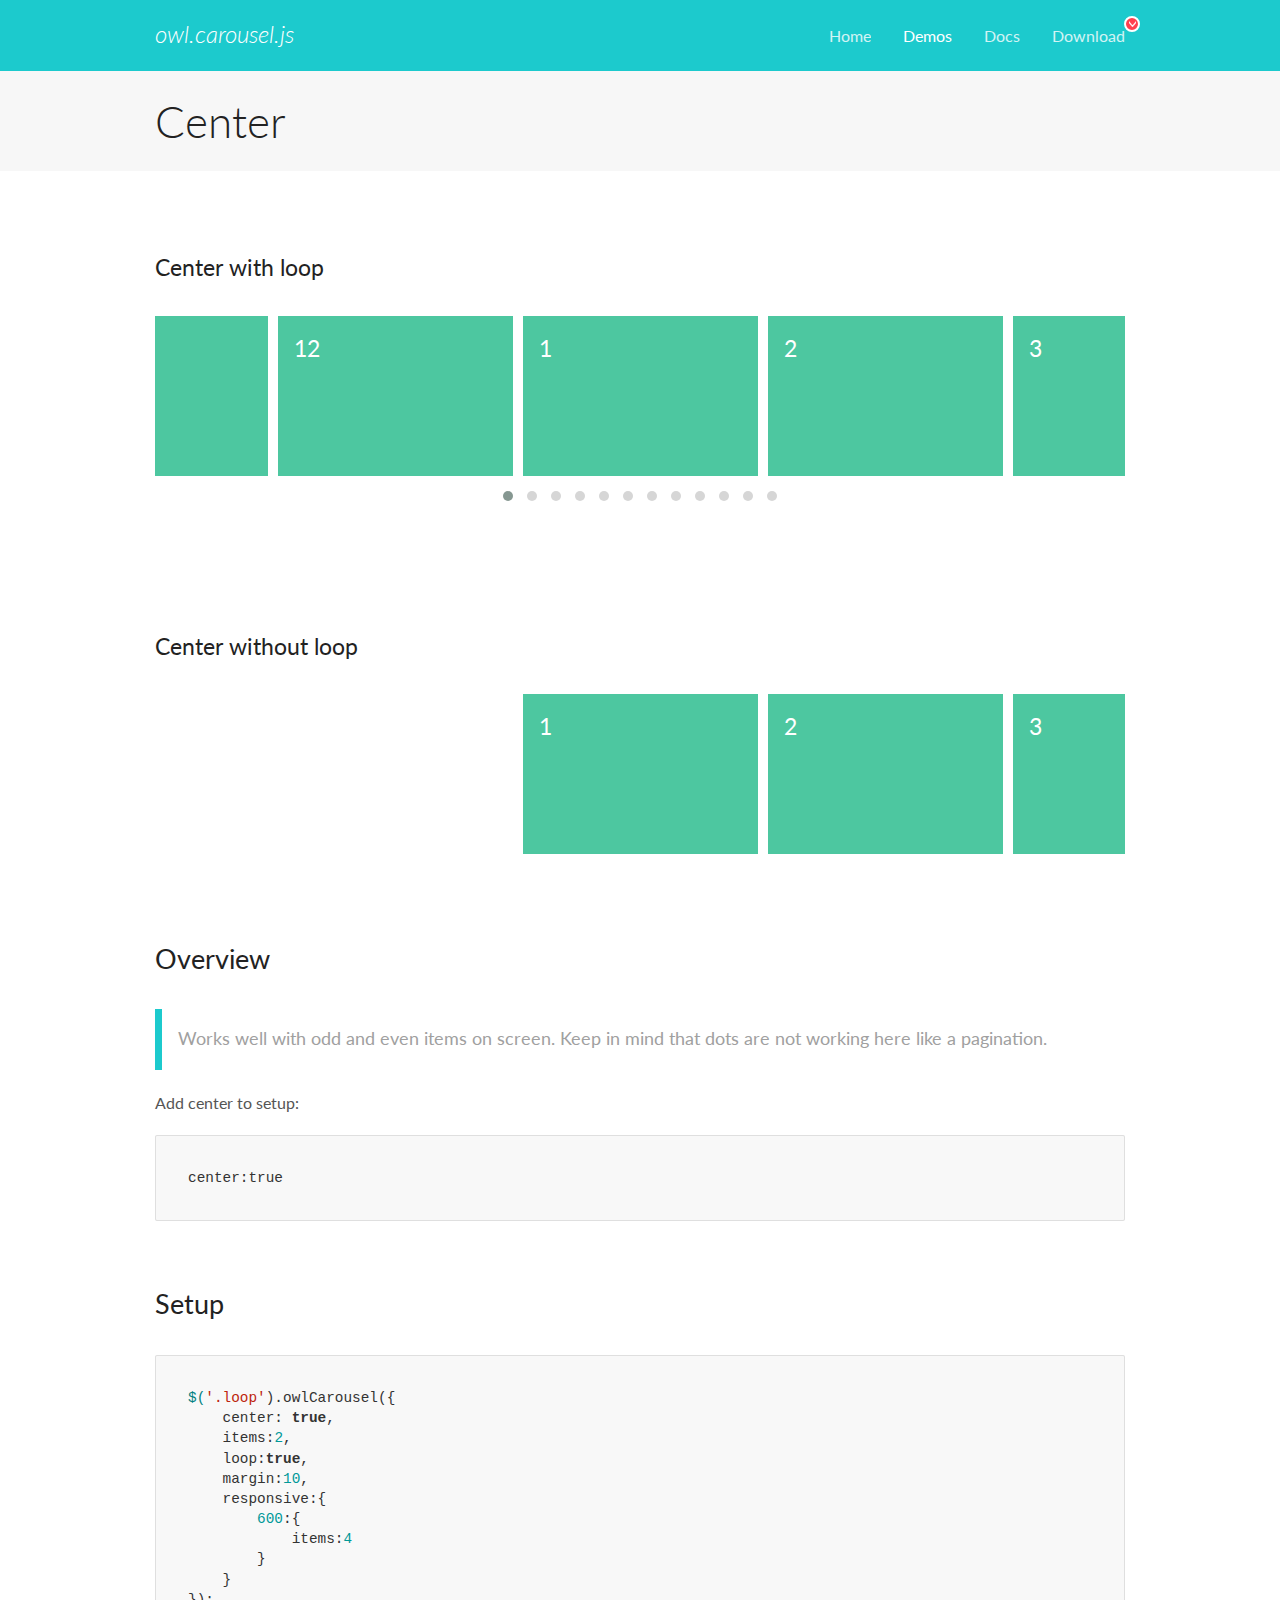
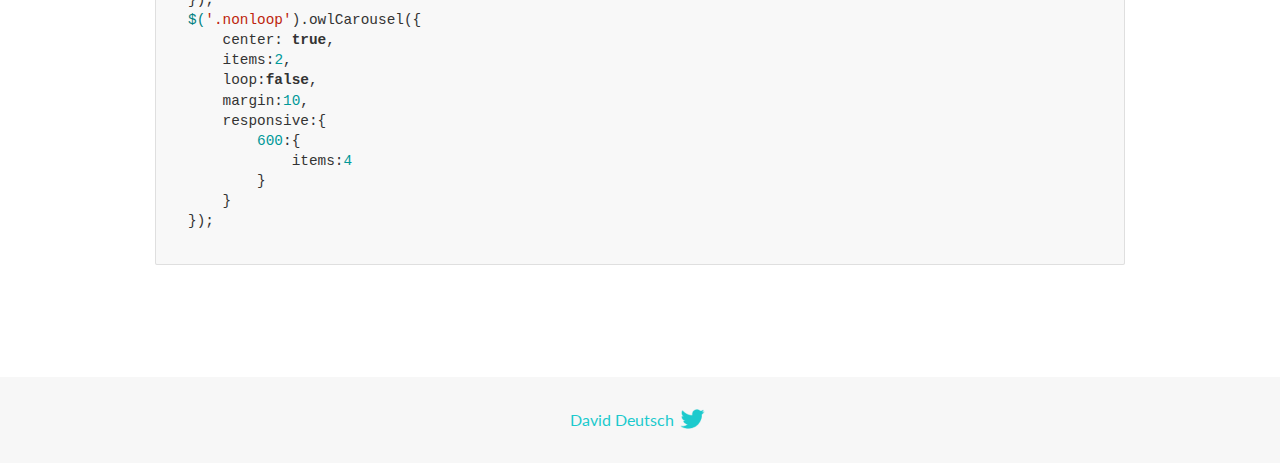
<file: OwlCarousel2-2.3.4/docs/demos/center.html>
<!DOCTYPE html>
<html lang="en">
  <head>

    <!-- head -->
    <meta charset="utf-8">
    <meta name="msapplication-tap-highlight" content="no" />
    <meta name="viewport" content="width=device-width, initial-scale=1.0" />
    <meta name="description" content="Center carousel">
    <meta name="author" content="David Deutsch">
    <title>
      Center Demo | Owl Carousel | 2.3.4
    </title>

    <!-- Stylesheets -->
    <link href='https://fonts.googleapis.com/css?family=Lato:300,400,700,400italic,300italic' rel='stylesheet' type='text/css'>
    <link rel="stylesheet" href="../assets/css/docs.theme.min.css">

    <!-- Owl Stylesheets -->
    <link rel="stylesheet" href="../assets/owlcarousel/assets/owl.carousel.min.css">
    <link rel="stylesheet" href="../assets/owlcarousel/assets/owl.theme.default.min.css">

    <!-- HTML5 shim and Respond.js IE8 support of HTML5 elements and media queries -->

    <!--[if lt IE 9]>
      <script src="https://oss.maxcdn.com/libs/html5shiv/3.7.0/html5shiv.js"></script>
      <script src="https://oss.maxcdn.com/libs/respond.js/1.3.0/respond.min.js"></script>
    <![endif]-->

    <!-- Favicons -->
    <link rel="apple-touch-icon-precomposed" sizes="144x144" href="../assets/ico/apple-touch-icon-144-precomposed.png">
    <link rel="shortcut icon" href="../assets/ico/favicon.png">
    <link rel="shortcut icon" href="favicon.ico">

    <!-- Yeah i know js should not be in header. Its required for demos.-->

    <!-- javascript -->
    <script src="../assets/vendors/jquery.min.js"></script>
    <script src="../assets/owlcarousel/owl.carousel.js"></script>
  </head>
  <body>

    <!-- header -->
    <header class="header">
      <div class="row">
        <div class="large-12 columns">
          <div class="brand left">
            <h3>
              <a href="/OwlCarousel2/">owl.carousel.js</a> 
            </h3>
          </div>
          <a id="toggle-nav" class="right">
            <span></span> <span></span> <span></span> 
          </a> 
          <div class="nav-bar">
            <ul class="clearfix">
              <li> <a href="/OwlCarousel2/index.html">Home</a>  </li>
              <li class="active">
                <a href="/OwlCarousel2/demos/demos.html">Demos</a> 
              </li>
              <li> <a href="/OwlCarousel2/docs/started-welcome.html">Docs</a>  </li>
              <li>
                <a href="https://github.com/OwlCarousel2/OwlCarousel2/archive/2.3.4.zip">Download</a> 
                <span class="download"></span> 
              </li>
            </ul>
          </div>
        </div>
      </div>
    </header>

    <!-- title -->
    <section class="title">
      <div class="row">
        <div class="large-12 columns">
          <h1>Center</h1>
        </div>
      </div>
    </section>

    <!--  Demos -->
    <section id="demos">
      <div class="row">
        <div class="large-12 columns">
          <h4 id="center-with-loop">Center with loop</h4>
          <div class="loop owl-carousel owl-theme">
            <div class="item">
              <h4>1</h4>
            </div>
            <div class="item">
              <h4>2</h4>
            </div>
            <div class="item">
              <h4>3</h4>
            </div>
            <div class="item">
              <h4>4</h4>
            </div>
            <div class="item">
              <h4>5</h4>
            </div>
            <div class="item">
              <h4>6</h4>
            </div>
            <div class="item">
              <h4>7</h4>
            </div>
            <div class="item">
              <h4>8</h4>
            </div>
            <div class="item">
              <h4>9</h4>
            </div>
            <div class="item">
              <h4>10</h4>
            </div>
            <div class="item">
              <h4>11</h4>
            </div>
            <div class="item">
              <h4>12</h4>
            </div>
          </div>
          <br>
          <h4 id="center-without-loop">Center without loop</h4>
          <div class="nonloop owl-carousel">
            <div class="item">
              <h4>1</h4>
            </div>
            <div class="item">
              <h4>2</h4>
            </div>
            <div class="item">
              <h4>3</h4>
            </div>
            <div class="item">
              <h4>4</h4>
            </div>
            <div class="item">
              <h4>5</h4>
            </div>
            <div class="item">
              <h4>6</h4>
            </div>
            <div class="item">
              <h4>7</h4>
            </div>
            <div class="item">
              <h4>8</h4>
            </div>
            <div class="item">
              <h4>9</h4>
            </div>
            <div class="item">
              <h4>10</h4>
            </div>
            <div class="item">
              <h4>11</h4>
            </div>
            <div class="item">
              <h4>12</h4>
            </div>
          </div>
          <h3 id="overview">Overview</h3>
          <blockquote>
            <p>Works well with odd and even items on screen. Keep in mind that dots are not working here like a pagination.</p>
          </blockquote>
          <p>Add center to setup:</p>
          <pre><code>center:true</code></pre>
          <h3 id="setup">Setup</h3>
          <pre><code>$(&#39;.loop&#39;).owlCarousel({
    center: true,
    items:2,
    loop:true,
    margin:10,
    responsive:{
        600:{
            items:4
        }
    }
});
$(&#39;.nonloop&#39;).owlCarousel({
    center: true,
    items:2,
    loop:false,
    margin:10,
    responsive:{
        600:{
            items:4
        }
    }
});</code></pre>
          <script>
            jQuery(document).ready(function($) {
              $('.loop').owlCarousel({
                center: true,
                items: 2,
                loop: true,
                margin: 10,
                responsive: {
                  600: {
                    items: 4
                  }
                }
              });
              $('.nonloop').owlCarousel({
                center: true,
                items: 2,
                loop: false,
                margin: 10,
                responsive: {
                  600: {
                    items: 4
                  }
                }
              });
            });
          </script>
        </div>
      </div>
    </section>

    <!-- footer -->
    <footer class="footer">
      <div class="row">
        <div class="large-12 columns">
          <h5>
            <a href="/OwlCarousel2/docs/support-contact.html">David Deutsch</a> 
            <a id="custom-tweet-button" href="https://twitter.com/share?url=https://github.com/OwlCarousel2/OwlCarousel2&text=Owl Carousel - This is so awesome! " target="_blank"></a> 
          </h5>
        </div>
      </div>
    </footer>

    <!-- vendors -->
    <script src="../assets/vendors/highlight.js"></script>
    <script src="../assets/js/app.js"></script>
  </body>
</html>
</file>
<file: css/styles.min.css>
@import"https://fonts.googleapis.com/css2?family=Nunito:wght@200;300;400;600;700;800;900&display=swap";@import"https://fonts.googleapis.com/css2?family=Nunito:wght@200;300;400;600;700;800;900&display=swap";@import"https://fonts.googleapis.com/css2?family=Nunito:wght@200;300;400;600;700;800;900&display=swap";@import"https://fonts.googleapis.com/css2?family=Nunito:wght@200;300;400;600;700;800;900&display=swap";*,::before,::after{box-sizing:border-box}::before,::after{text-decoration:inherit;vertical-align:inherit}html{cursor:default;line-height:1.5;-moz-tab-size:4;-o-tab-size:4;tab-size:4;-webkit-tap-highlight-color:rgba(0,0,0,0);-ms-text-size-adjust:100%;-webkit-text-size-adjust:100%;word-break:break-word}body{margin:0}h1{font-size:2em;margin:.67em 0}dl dl,dl ol,dl ul,ol dl,ul dl{margin:0}ol ol,ol ul,ul ol,ul ul{margin:0}hr{height:0;overflow:visible}main{display:block}nav ol,nav ul{list-style:none;padding:0}pre{font-family:monospace,monospace;font-size:1em}a{background-color:rgba(0,0,0,0)}abbr[title]{text-decoration:underline;-webkit-text-decoration:underline dotted;text-decoration:underline dotted}b,strong{font-weight:bolder}code,kbd,samp{font-family:monospace,monospace;font-size:1em}small{font-size:80%}audio,canvas,iframe,img,svg,video{vertical-align:middle}audio,video{display:inline-block}audio:not([controls]){display:none;height:0}iframe{border-style:none}img{border-style:none}svg:not([fill]){fill:currentColor}svg:not(:root){overflow:hidden}table{border-collapse:collapse}button,input,select{margin:0}button{overflow:visible;text-transform:none}button,[type=button],[type=reset],[type=submit]{-webkit-appearance:button}fieldset{border:1px solid #a0a0a0;padding:.35em .75em .625em}input{overflow:visible}legend{color:inherit;display:table;max-width:100%;white-space:normal}progress{display:inline-block;vertical-align:baseline}select{text-transform:none}textarea{margin:0;overflow:auto;resize:vertical}[type=checkbox],[type=radio]{padding:0}[type=search]{-webkit-appearance:textfield;outline-offset:-2px}::-webkit-inner-spin-button,::-webkit-outer-spin-button{height:auto}::-webkit-input-placeholder{color:inherit;opacity:.54}::-webkit-search-decoration{-webkit-appearance:none}::-webkit-file-upload-button{-webkit-appearance:button;font:inherit}::-moz-focus-inner{border-style:none;padding:0}:-moz-focusring{outline:1px dotted ButtonText}:-moz-ui-invalid{box-shadow:none}details{display:block}dialog{background-color:#fff;border:solid;color:#000;display:block;height:-moz-fit-content;height:-webkit-fit-content;height:fit-content;left:0;margin:auto;padding:1em;position:absolute;right:0;width:-moz-fit-content;width:-webkit-fit-content;width:fit-content}dialog:not([open]){display:none}summary{display:list-item}canvas{display:inline-block}template{display:none}a,area,button,input,label,select,summary,textarea,[tabindex]{touch-action:manipulation}[hidden]{display:none}[aria-busy=true]{cursor:progress}[aria-controls]{cursor:pointer}[aria-disabled=true],[disabled]{cursor:not-allowed}[aria-hidden=false][hidden]{display:initial}[aria-hidden=false][hidden]:not(:focus){clip:rect(0, 0, 0, 0);position:absolute}img{max-width:100%}*{font-family:"Nunito",sans-serif;padding:0;margin:0;box-sizing:border-box}img{max-width:100%}*{font-family:"Nunito",sans-serif;padding:0;margin:0;box-sizing:border-box}*,::before,::after{box-sizing:border-box}::before,::after{text-decoration:inherit;vertical-align:inherit}html{cursor:default;line-height:1.5;-moz-tab-size:4;-o-tab-size:4;tab-size:4;-webkit-tap-highlight-color:rgba(0,0,0,0);-ms-text-size-adjust:100%;-webkit-text-size-adjust:100%;word-break:break-word}body{margin:0}h1{font-size:2em;margin:.67em 0}dl dl,dl ol,dl ul,ol dl,ul dl{margin:0}ol ol,ol ul,ul ol,ul ul{margin:0}hr{height:0;overflow:visible}main{display:block}nav ol,nav ul{list-style:none;padding:0}pre{font-family:monospace,monospace;font-size:1em}a{background-color:rgba(0,0,0,0)}abbr[title]{text-decoration:underline;-webkit-text-decoration:underline dotted;text-decoration:underline dotted}b,strong{font-weight:bolder}code,kbd,samp{font-family:monospace,monospace;font-size:1em}small{font-size:80%}audio,canvas,iframe,img,svg,video{vertical-align:middle}audio,video{display:inline-block}audio:not([controls]){display:none;height:0}iframe{border-style:none}img{border-style:none}svg:not([fill]){fill:currentColor}svg:not(:root){overflow:hidden}table{border-collapse:collapse}button,input,select{margin:0}button{overflow:visible;text-transform:none}button,[type=button],[type=reset],[type=submit]{-webkit-appearance:button}fieldset{border:1px solid #a0a0a0;padding:.35em .75em .625em}input{overflow:visible}legend{color:inherit;display:table;max-width:100%;white-space:normal}progress{display:inline-block;vertical-align:baseline}select{text-transform:none}textarea{margin:0;overflow:auto;resize:vertical}[type=checkbox],[type=radio]{padding:0}[type=search]{-webkit-appearance:textfield;outline-offset:-2px}::-webkit-inner-spin-button,::-webkit-outer-spin-button{height:auto}::-webkit-input-placeholder{color:inherit;opacity:.54}::-webkit-search-decoration{-webkit-appearance:none}::-webkit-file-upload-button{-webkit-appearance:button;font:inherit}::-moz-focus-inner{border-style:none;padding:0}:-moz-focusring{outline:1px dotted ButtonText}:-moz-ui-invalid{box-shadow:none}details{display:block}dialog{background-color:#fff;border:solid;color:#000;display:block;height:-moz-fit-content;height:-webkit-fit-content;height:fit-content;left:0;margin:auto;padding:1em;position:absolute;right:0;width:-moz-fit-content;width:-webkit-fit-content;width:fit-content}dialog:not([open]){display:none}summary{display:list-item}canvas{display:inline-block}template{display:none}a,area,button,input,label,select,summary,textarea,[tabindex]{touch-action:manipulation}[hidden]{display:none}[aria-busy=true]{cursor:progress}[aria-controls]{cursor:pointer}[aria-disabled=true],[disabled]{cursor:not-allowed}[aria-hidden=false][hidden]{display:initial}[aria-hidden=false][hidden]:not(:focus){clip:rect(0, 0, 0, 0);position:absolute}header{position:fixed;top:0;right:0;left:0;height:90px;padding:0;display:grid;align-items:center;width:100%;z-index:99;box-shadow:0 3px 9px rgba(0,0,0,.05);transition:all 1s}header .navigation{position:relative}header .navigation .container-fluid{max-width:1200px;margin:auto;padding:0 25px}header .navigation .container-fluid .logo{margin:0;padding:0;font-size:26px;font-weight:700;text-transform:capitalize;color:#dc4f72;letter-spacing:-1px}header .navigation .container-fluid .navbar-toggler{background:#dc4f72}header .navigation .container-fluid .navbar-toggler i{color:#fff}@media screen and (max-width: 992px){header .navigation .container-fluid .menu{padding:30px 0}}@media screen and (max-width: 992px){header .navigation .container-fluid .menu .list{display:flex;flex-direction:column;align-items:center;justify-content:center}}header .navigation .container-fluid .menu .list .nav-item:hover{background:rgba(0,0,0,0)}header .navigation .container-fluid .menu .list .nav-item .nav-link{position:relative;transition:all .6s ease}header .navigation .container-fluid .menu .list .nav-item .nav-link:hover{color:#dc4f72}header .navigation .container-fluid .menu .list .nav-item .nav-link:hover::after{width:20px}header .navigation .container-fluid .menu .list .nav-item .nav-link::after{content:"";position:absolute;width:0;height:2px;left:8px;bottom:5px;background:#dc4f72;transition:width .5s}@media screen and (max-width: 992px){header .navigation .container-fluid .menu .list .nav-item .nav-link::after{left:0}}header .navigation .container-fluid .menu .list .home .nav-link{font-size:16px;font-weight:400;color:#2c3038;letter-spacing:0}header .navigation .container-fluid .menu .list .about .nav-link{font-size:16px;font-weight:400;color:#2c3038;letter-spacing:0}header .navigation .container-fluid .menu .list .service .nav-link{font-size:16px;font-weight:400;color:#2c3038;letter-spacing:0}header .navigation .container-fluid .menu .list .page .nav-link{position:relative;transition:all .6s ease}header .navigation .container-fluid .menu .list .page .nav-link:hover{color:#dc4f72;display:inline-block}header .navigation .container-fluid .menu .list .page .nav-link:hover::after{width:20px}@media(min-width: 992px)and (max-width: 2000px){header .navigation .container-fluid .menu .list .page .nav-link:hover::after{left:8px}}header .navigation .container-fluid .menu .list .page .nav-link::after{content:"";position:absolute;width:0;height:2px;left:0px;bottom:5px;background:#dc4f72;transition:width .5s}header .navigation .container-fluid .menu .list .page .nav-link{font-size:16px;font-weight:400;color:#2c3038;letter-spacing:0}header .navigation .container-fluid .menu .list .page ul li a{position:relative;transition:all .6s ease}header .navigation .container-fluid .menu .list .page ul li a::after{content:"";position:absolute;width:0;height:2px;left:16px;bottom:0px;background:#dc4f72;transition:width .5s}header .navigation .container-fluid .menu .list .page ul li a:hover{color:#dc4f72;background:rgba(0,0,0,0) !important}header .navigation .container-fluid .menu .list .page ul li a:hover::after{color:#dc4f72;width:20px}header .navigation .container-fluid .menu .list .contact .nav-link{font-size:16px;font-weight:400;color:#2c3038;letter-spacing:0}header .navigation .container-fluid .menu .list .schedule:hover{background:rgba(0,0,0,0)}header .navigation .container-fluid .menu .list .schedule a.button-schedule{text-transform:uppercase;font-size:14px;font-weight:700;color:#dc4f72;background:#fff;border:1px solid #dc4f72;border-radius:5px;padding:10px 30px;transition:.3s ease-out}header .navigation .container-fluid .menu .list .schedule a.button-schedule:hover{color:#fff;background:#dc4f72}.navbar-nav .nav-item:hover{background-color:rgba(180,190,203,.4)}.fa-angle-down:before{content:"";font-size:12px}img{max-width:100%}*{font-family:"Nunito",sans-serif;padding:0;margin:0;box-sizing:border-box}*,::before,::after{box-sizing:border-box}::before,::after{text-decoration:inherit;vertical-align:inherit}html{cursor:default;line-height:1.5;-moz-tab-size:4;-o-tab-size:4;tab-size:4;-webkit-tap-highlight-color:rgba(0,0,0,0);-ms-text-size-adjust:100%;-webkit-text-size-adjust:100%;word-break:break-word}body{margin:0}h1{font-size:2em;margin:.67em 0}dl dl,dl ol,dl ul,ol dl,ul dl{margin:0}ol ol,ol ul,ul ol,ul ul{margin:0}hr{height:0;overflow:visible}main{display:block}nav ol,nav ul{list-style:none;padding:0}pre{font-family:monospace,monospace;font-size:1em}a{background-color:rgba(0,0,0,0)}abbr[title]{text-decoration:underline;-webkit-text-decoration:underline dotted;text-decoration:underline dotted}b,strong{font-weight:bolder}code,kbd,samp{font-family:monospace,monospace;font-size:1em}small{font-size:80%}audio,canvas,iframe,img,svg,video{vertical-align:middle}audio,video{display:inline-block}audio:not([controls]){display:none;height:0}iframe{border-style:none}img{border-style:none}svg:not([fill]){fill:currentColor}svg:not(:root){overflow:hidden}table{border-collapse:collapse}button,input,select{margin:0}button{overflow:visible;text-transform:none}button,[type=button],[type=reset],[type=submit]{-webkit-appearance:button}fieldset{border:1px solid #a0a0a0;padding:.35em .75em .625em}input{overflow:visible}legend{color:inherit;display:table;max-width:100%;white-space:normal}progress{display:inline-block;vertical-align:baseline}select{text-transform:none}textarea{margin:0;overflow:auto;resize:vertical}[type=checkbox],[type=radio]{padding:0}[type=search]{-webkit-appearance:textfield;outline-offset:-2px}::-webkit-inner-spin-button,::-webkit-outer-spin-button{height:auto}::-webkit-input-placeholder{color:inherit;opacity:.54}::-webkit-search-decoration{-webkit-appearance:none}::-webkit-file-upload-button{-webkit-appearance:button;font:inherit}::-moz-focus-inner{border-style:none;padding:0}:-moz-focusring{outline:1px dotted ButtonText}:-moz-ui-invalid{box-shadow:none}details{display:block}dialog{background-color:#fff;border:solid;color:#000;display:block;height:-moz-fit-content;height:-webkit-fit-content;height:fit-content;left:0;margin:auto;padding:1em;position:absolute;right:0;width:-moz-fit-content;width:-webkit-fit-content;width:fit-content}dialog:not([open]){display:none}summary{display:list-item}canvas{display:inline-block}template{display:none}a,area,button,input,label,select,summary,textarea,[tabindex]{touch-action:manipulation}[hidden]{display:none}[aria-busy=true]{cursor:progress}[aria-controls]{cursor:pointer}[aria-disabled=true],[disabled]{cursor:not-allowed}[aria-hidden=false][hidden]{display:initial}[aria-hidden=false][hidden]:not(:focus){clip:rect(0, 0, 0, 0);position:absolute}footer{background:#f7f9fc;padding:50px 0;width:100%}footer .container-fluid{max-width:1200px}footer .container-fluid .wrapper .main-row{padding:30px 0;gap:30px}footer .container-fluid .wrapper .main-row .column .footer-heading h3{font-size:20px;font-weight:700;color:#2c3038;letter-spacing:0;line-height:25px;margin-bottom:30px}footer .container-fluid .wrapper .main-row .column .footer-body ul{list-style:none;padding:0;line-height:35px}footer .container-fluid .wrapper .main-row .column .footer-body ul li{font-size:15px;font-weight:400;color:#656f7b;letter-spacing:0;text-transform:capitalize;padding:0;transition:all .3s}footer .container-fluid .wrapper .main-row .column .footer-body ul li:hover{color:#dc4f72}footer .container-fluid .wrapper .main-row .form-handle .footer-body{background-color:#fff;padding:20px 40px;border-radius:10px;box-shadow:0 3px 9px rgba(0,0,0,.05)}footer .container-fluid .wrapper .main-row .form-handle .footer-body .end-column h4{font-size:18px;font-weight:500;color:#2c3038;letter-spacing:0;line-height:25px;padding:20px 0}footer .container-fluid .wrapper .main-row .form-handle .footer-body .end-column form input{background:#f7f9fc;border:none;padding:12px 20px;font-size:16px;outline:none;width:70%;color:#2c3038;font-weight:600;border-radius:5px}footer .container-fluid .wrapper .main-row .form-handle .footer-body .end-column form button{text-transform:uppercase;font-size:14px;font-weight:700;color:#fff;background:#dc4f72;border:1px solid #dc4f72;border-radius:5px;padding:10px 30px}footer .container-fluid .wrapper .main-row .form-handle .footer-body .end-column p{margin-top:20px;font-size:16px;font-weight:500;color:#5a5a5a;letter-spacing:0;line-height:25px}footer .container-fluid .wrapper .copyright{display:flex;justify-content:space-between;align-items:center;flex-wrap:wrap}@media screen and (max-width: 992px){footer .container-fluid .wrapper .copyright{justify-content:center}}@media screen and (max-width: 992px){footer .container-fluid .wrapper .copyright .columns{width:100%}}footer .container-fluid .wrapper .copyright .columns p{line-height:22px;color:#5a5a5a;font-size:16px}@media screen and (max-width: 500px){footer .container-fluid .wrapper .copyright .columns p{font-size:14px}}footer .container-fluid .wrapper .copyright .columns p a{text-decoration:none;color:#5a5a5a;font-size:16px;transition:all .3s}footer .container-fluid .wrapper .copyright .columns p a:hover{color:#dc4f72}@media screen and (max-width: 992px){footer .container-fluid .wrapper .copyright .columns-2{text-align:center !important}}footer .container-fluid .wrapper .copyright .columns-2 .social{display:flex;justify-content:flex-end;list-style:none}@media screen and (max-width: 992px){footer .container-fluid .wrapper .copyright .columns-2 .social{justify-content:center;padding:0}}footer .container-fluid .wrapper .copyright .columns-2 .social li{margin:0 10px}@media screen and (max-width: 500px){footer .container-fluid .wrapper .copyright .columns-2 .social li{margin:0 5px}}footer .container-fluid .wrapper .copyright .columns-2 .social li a{color:#2c3038;width:36px;height:36px;line-height:36px;display:inline-block;border-radius:50%;text-align:center}footer .container-fluid .wrapper .copyright .columns-2 .social li a i{font-size:15px;transition:all .3s}@media screen and (max-width: 500px){footer .container-fluid .wrapper .copyright .columns-2 .social li a i{font-size:13px}}footer .container-fluid .wrapper .copyright .columns-2 .social li a i:hover{color:#dc4f72}.btn-backTop{display:none;position:fixed;bottom:50px;right:0;z-index:99;border:none;outline:none;background-color:#dc4f72;color:#fff;cursor:pointer;padding:10px 15px;font-size:18px;transition:all 1s}.btn-backTop:hover{background-color:#df2251}.toggle-right-sidebar{float:right;position:fixed;right:0px;top:70px;width:120px;z-index:99999;text-align:center}.toggle-right-sidebar .icon{background:#0d1326;width:50px;height:50px;line-height:50px;text-align:center;color:#e6ebff;border-radius:50px;font-size:26px;cursor:pointer;opacity:.5}.side-bar{width:120px;position:fixed;height:100%;z-index:10;right:0px;top:0;margin-top:60px;transition:all .5s ease-in-out;overflow-y:auto}.side-bar .container .main-content{top:0;right:0;bottom:0;z-index:9999;padding:40px 5px;padding-top:70px;margin-bottom:70px;background:#0d1326;border-top-left-radius:9px;border-bottom-left-radius:9px}.side-bar .container .main-content .btns{border-top:1px solid #41414d;padding-top:20px}.side-bar .container .main-content .btns a{display:block;color:#e6ebff;text-decoration:none;line-height:24px;opacity:.6;margin-bottom:20px;text-align:center;transition:all .5s}.side-bar .container .main-content .btns a:hover{opacity:1}.side-bar .container .main-content .btns a .icon{display:block}.side-bar .container .main-content .btns a .icon span{display:inline-block}.side-bar .container .main-content .btns a .text{display:block;color:#e6ebff;text-decoration:none;line-height:24px;opacity:.6;margin-bottom:20px;text-align:center}.carousel_home{margin-top:90px}.carousel_home .content{position:relative;z-index:1;overflow:hidden;background:#fff;background-image:linear-gradient(to right, #fff, rgba(255, 255, 255, 0.92)),url(../../img/banner_home.jpeg);background-repeat:no-repeat,no-repeat,no-repeat;background-position:center;background-attachment:fixed;background-size:cover;display:grid;align-items:center;padding-top:5rem}.carousel_home .content .container{max-width:1200px;display:flex;justify-content:space-around;padding-right:25px;padding-left:25px;margin-right:auto;margin-left:auto}.carousel_home .content .container .content-left .title{font-size:50px;font-weight:700;color:#333}.carousel_home .content .container .content-left .desc{font-size:20px;color:#5a5a5a;font-weight:400}.carousel_home .content .container .content-left .link-about{color:#dc4f72;border-color:#dc4f72;display:inline-block;line-height:52px;font-weight:700;font-size:14px;margin:0px;padding:0px 30px;text-transform:uppercase}.carousel_home .content .container .content-left .link-about:hover{transition:.3s;color:#fff;background-color:#dc4f72}.carousel_home .content .container .content-thumbnail img{transform:rotate(180deg)}.why_choose{margin-top:8px;padding:60px 0}.why_choose .container{max-width:1200px;padding-right:25px;padding-left:25px;margin-right:auto;margin-left:auto}.why_choose .container .content-top{max-width:750px;margin:0 auto}.why_choose .container .content-top .sub-title{font-size:16px;font-weight:bold;color:#dc4f72;text-transform:uppercase}.why_choose .container .content-top .title{font-size:50px;line-height:1;font-weight:bold}.why_choose .container .content-top .description{font-size:16px;font-weight:400}.why_choose .container .content-bottom .feature__item{padding:50px 30px;border-radius:10px;background:#f7f9fc;border:1px solid #f7f9fc;-webkit-backdrop-filter:blur(3px);backdrop-filter:blur(3px);transition:all .5s}.why_choose .container .content-bottom .feature__item:hover{transform:translateY(-15px);background:#fff;border:1px solid #eee;transition:all .5s}.why_choose .container .content-bottom .feature__item a{text-decoration:none}.why_choose .container .content-bottom .feature__item a .name{font-size:23px;font-weight:bold;color:#000;margin:10px 0}.why_choose .container .content-bottom .feature__item a p{font-size:16px;color:#5a5a5a;margin-top:15px}.about_company{margin-top:8px;padding:60px 0;background-color:#f7f9fc}.about_company .container{max-width:1200px;padding-right:25px;padding-left:25px;margin-right:auto;margin-left:auto}.about_company .container .info-left .sub-title{font-size:16px;font-weight:bold;color:#dc4f72;text-transform:uppercase}.about_company .container .info-left .title{font-size:35px;line-height:1;font-weight:bold;margin:10px 0 25px 0}.about_company .container .info-left .description{font-size:16px;font-weight:400;color:#5a5a5a;margin-bottom:50px}.about_company .container .info-left .read-more{background-color:#dc4f72;color:#fff;border-color:#dc4f72;display:inline-block;line-height:52px;font-weight:700;font-size:14px;margin:0px;padding:0px 30px;text-transform:uppercase}.about_company .container .info-left .read-more:hover{transition:.3s;background-color:#d62f58}.about_company .container .thumbnail-right img{border-radius:5px;max-width:100%;transition:.3s ease-in-out;border-radius:10px}.about_company .container .thumbnail-right img:hover{transform:translateY(-5px);box-shadow:0 .5rem 1rem rgba(0,0,0,.2)}.counter_home{padding:60px 0;background-color:#f7f9fc}.counter_home .container{max-width:1200px;padding-right:25px;padding-left:25px;margin-right:auto;margin-left:auto}.counter_home .container .counter_item{padding:30px 30px;border-radius:10px;background:#fff;border:1px solid #c6c6c6;-webkit-backdrop-filter:blur(3px);backdrop-filter:blur(3px);transition:all .5s}.counter_home .container .counter_item .title_counter{font-size:16px;font-weight:bold}.counter_home .container .counter_item .counter{font-size:50px;color:#dc4f72;font-weight:700;margin-bottom:15px;margin-top:10px}.counter_home .container .counter_item .desc_counter{font-size:16px;color:#5a5a5a;font-weight:400}.commit_home{display:flex;background-size:cover;background-image:linear-gradient(to right, rgba(0, 0, 0, 0.7), rgba(0, 0, 0, 0.33)),url(../../img/bg_commit.jpeg);background-repeat:no-repeat,no-repeat,no-repeat;background-position:center;background-attachment:fixed;min-height:480px;align-items:center;padding:30px 0}.commit_home .container{max-width:1200px;padding-right:25px;padding-left:25px;margin-right:auto;margin-left:auto}.commit_home .container .commit-left .title{font-size:30px;font-weight:bold}.commit_home .container .commit-left .desc{font-size:16px;color:#eee;line-height:24.5px}.commit_home .container .commit-left .btn-redirect{background-color:#f8f9fa;color:#000;border-color:#f8f9fa;display:inline-block;line-height:52px;font-weight:700;font-size:14px;margin:0px;padding:0px 30px;text-transform:uppercase}.commit_home .container .commit-left .btn-redirect:hover{transition:.3s;background-color:#e2e6ea;border-color:#e2e6ea}.solutions{padding:60px 0}.solutions .container{max-width:1200px;padding-right:25px;padding-left:25px;margin-right:auto;margin-left:auto}.solutions .container .solutions-top{max-width:750px;margin:0 auto}.solutions .container .solutions-top .sub-title{font-size:16px;font-weight:bold;color:#dc4f72;text-transform:uppercase}.solutions .container .solutions-top .title{font-size:50px;line-height:1;font-weight:bold}.solutions .container .solutions-top .description{font-size:16px;font-weight:400}.solutions .container .solutions-bottom .card{margin:0 5px;border:none;overflow:hidden;transition:all .5s ease}.solutions .container .solutions-bottom .card:hover{transform:translateY(-5px);box-shadow:0 .5rem 1rem rgba(0,0,0,.2)}.solutions .container .solutions-bottom .card:hover .card-img-top{filter:grayscale(0%) contrast(100%)}.solutions .container .solutions-bottom .card .card-img-top{filter:grayscale(100%) contrast(100%);transition:all .5s ease;position:relative}.solutions .container .solutions-bottom .card .date{position:absolute;top:0;right:0;padding:15px;font-size:18px;font-weight:700;color:#fff;letter-spacing:0;background-color:#dc4f72}.solutions .container .solutions-bottom .card .card-body{border:1px solid #d2d2d2;border-top:none;border-radius:5px;border-top-right-radius:0;border-top-left-radius:0;overflow:hidden}.solutions .container .solutions-bottom .card .card-body:hover .blog-info .btn-news span{transform:translateX(5px)}.solutions .container .solutions-bottom .card .card-body:hover .blog-info .card-title{color:#dc4f72}.solutions .container .solutions-bottom .card .card-body .blog-info .tag-label{margin:20px 0;padding:5px 15px;border-radius:30px;font-size:13px;font-weight:600;color:#000;letter-spacing:0}.solutions .container .solutions-bottom .card .card-body .blog-info .tag-label.green{color:#080;background-color:rgba(0,128,0,.2)}.solutions .container .solutions-bottom .card .card-body .blog-info .tag-label.blue{color:blue;background-color:rgba(0,0,255,.2)}.solutions .container .solutions-bottom .card .card-body .blog-info .tag-label.red{color:#dc4f72;background-color:rgba(238,97,120,.2)}.solutions .container .solutions-bottom .card .card-body .blog-info .card-title{text-decoration:none;font-size:26px;font-weight:600;color:#000;letter-spacing:0;letter-spacing:0px;transition:all .3s ease}.solutions .container .solutions-bottom .card .card-body .blog-info .card-text{padding-top:20px;font-size:15px;font-weight:300;color:#000;letter-spacing:0;margin-bottom:50px}.solutions .container .solutions-bottom .card .card-body .blog-info .btn-news{text-decoration:none;font-size:16px;font-weight:400;color:#dc4f72;letter-spacing:0}.solutions .container .solutions-bottom .card .card-body .blog-info .btn-news span{transition:all .5s ease;padding-left:5px}.questions-answers{padding:60px 0;background-color:#f7f9fc}.questions-answers .container{max-width:1200px;padding-right:25px;padding-left:25px;margin-right:auto;margin-left:auto}.questions-answers .container .faq-top{max-width:750px;margin:0 auto}.questions-answers .container .faq-top .sub-title{font-size:16px;font-weight:bold;color:#dc4f72;text-transform:uppercase}.questions-answers .container .faq-top .title{font-size:50px;line-height:1;font-weight:bold}.questions-answers .container .faq-top .description{font-size:16px;font-weight:400}.questions-answers .container .faq-bottom .row .faq-left img{border-radius:6px;transition:all .3s}.questions-answers .container .faq-bottom .row .faq-left img:hover{transform:translateY(-15px);transition:all .3s}.questions-answers .container .faq-bottom .row .faq-right .faq-container .faq-item{position:relative;padding:25px 50px 25px 20px;border:1px solid #eee;margin:0 0 15px 0;border-radius:6px;background:#fff;transition:.3s ease;cursor:pointer}.questions-answers .container .faq-bottom .row .faq-right .faq-container .faq-item .faq-title{font-size:20px;line-height:1;font-weight:normal;display:block;margin:0;cursor:pointer;color:#2c3038}.questions-answers .container .faq-bottom .row .faq-right .faq-container .faq-item .faq-text{color:#2c3038;font-size:16px;line-height:24.5px;position:relative;margin-top:14px;z-index:2;display:none}.questions-answers .container .faq-bottom .row .faq-right .faq-container .faq-item .faq-toggle{width:100%;height:100%;background-color:rgba(0,0,0,0);border:0;border-radius:50%;cursor:pointer;display:flex;align-items:center;justify-content:end;font-size:16px;padding:0;position:absolute;top:0;right:30px}.questions-answers .container .faq-bottom .row .faq-right .faq-container .toggle-active .faq-text{display:block;transition:all .5s}.questions-answers .container .faq-bottom .row .faq-right .faq-container .toggle-active .faq-toggle{top:20px;height:30px}.questions-answers .container .faq-bottom .row .faq-right .faq-container .toggle-active .faq-toggle .transfer{transform:rotate(180deg)}.projects{padding:60px 0;background-color:#fff}.projects .container{max-width:1200px;padding-right:25px;padding-left:25px;margin-right:auto;margin-left:auto}.projects .container .projects-top{max-width:750px;margin:0 auto}.projects .container .projects-top .sub-title{font-size:16px;font-weight:bold;color:#dc4f72;text-transform:uppercase}.projects .container .projects-top .title{font-size:50px;line-height:1;font-weight:bold}.projects .container .projects-top .description{font-size:16px;font-weight:400}@media screen and (max-width: 768px){.projects .container .projects-bottom .nav-tabList{background-color:#c1c1c1;border:1px solid #c1c1c1}}.projects .container .projects-bottom .nav-tabList .nav-tabItem{list-style:none;cursor:pointer;float:left;width:33.333%;text-align:center;border-bottom:3px solid #c1c1c1}@media screen and (max-width: 768px){.projects .container .projects-bottom .nav-tabList .nav-tabItem{width:100%;border-bottom:1px solid #c1c1c1}}.projects .container .projects-bottom .nav-tabList .nav-tabItem button{position:relative;font-weight:700;font-size:22px;color:#4e5b61;background:#fff !important;border:none;width:100%;border-radius:0}@media screen and (max-width: 768px){.projects .container .projects-bottom .nav-tabList .nav-tabItem button{font-size:18px;text-align:left}}.projects .container .projects-bottom .nav-tabList .nav-tabItem .active{position:relative;top:3px;color:#dc4f72;border-bottom:3px solid #dc4f72}@media screen and (max-width: 768px){.projects .container .projects-bottom .nav-tabList .nav-tabItem .active{top:0;border-bottom:none}}.projects .container .projects-bottom .tab-content .tabContent-left{text-align:left}.projects .container .projects-bottom .tab-content .tabContent-left .title{color:#000;margin-bottom:16px;font-size:30px;font-weight:bold}.projects .container .projects-bottom .tab-content .tabContent-left .desc{color:#5a5a5a;margin-bottom:16px;font-size:16px;line-height:24.5px}.projects .container .projects-bottom .tab-content .tabContent-left .btn-redirect{color:#dc4f72;border-color:#dc4f72;line-height:52px;font-weight:700;font-size:14px;margin:0px;padding:0px 30px;text-transform:uppercase}.projects .container .projects-bottom .tab-content .tabContent-left .btn-redirect:hover{background-color:#dc4f72;color:#fff}.projects .container .projects-bottom .tab-content .tabContent-right img{border-radius:6px;transition:all .6s}.projects .container .projects-bottom .tab-content .tabContent-right img:hover{transform:translateY(-15px)}.clients{padding:60px 0;background-size:cover;background-image:linear-gradient(to right, rgba(247, 249, 252, 0.77), rgba(247, 249, 252, 0.77)),url(../../img/b2.jpg);background-repeat:no-repeat,no-repeat,no-repeat;background-position:center;background-attachment:fixed}.clients .container{max-width:1200px;padding-right:25px;padding-left:25px;margin-right:auto;margin-left:auto}.clients .container .clients-top{max-width:750px;margin:0 auto}.clients .container .clients-top .sub-title{font-size:16px;font-weight:bold;color:#dc4f72;text-transform:uppercase}.clients .container .clients-top .title{font-size:45px;line-height:1;font-weight:bold}.clients .container .clients-top .description{font-size:16px;font-weight:400}.clients .container .clients-bottom .owl-carousel .item .slider-info{max-width:95%;margin:0 auto;padding:2rem;display:flex;grid-gap:50px;background-color:#fff;border-radius:6px}@media screen and (max-width: 540px){.clients .container .clients-bottom .owl-carousel .item .slider-info{display:block}}.clients .container .clients-bottom .owl-carousel .item .slider-info .img-circle{width:22%;height:103px;display:inline-block;overflow:hidden;background:#f3f6f9;border-radius:50%;border:3px solid #dc4f72}@media screen and (max-width: 999px){.clients .container .clients-bottom .owl-carousel .item .slider-info .img-circle{width:30%;height:219px}}@media screen and (max-width: 768px){.clients .container .clients-bottom .owl-carousel .item .slider-info .img-circle{height:170px}}@media screen and (max-width: 540px){.clients .container .clients-bottom .owl-carousel .item .slider-info .img-circle{width:100px;height:100px;margin-left:auto;margin-right:auto;display:block}}.clients .container .clients-bottom .owl-carousel .item .slider-info .img-circle img{width:100%;min-height:100%;-o-object-fit:cover;object-fit:cover;-o-object-position:center;object-position:center}.clients .container .clients-bottom .owl-carousel .item .slider-info .message{position:relative;width:78%}@media screen and (max-width: 999px){.clients .container .clients-bottom .owl-carousel .item .slider-info .message{width:70%}}@media screen and (max-width: 540px){.clients .container .clients-bottom .owl-carousel .item .slider-info .message{text-align:center;margin-top:15px;padding:0;width:100%}}.clients .container .clients-bottom .owl-carousel .item .slider-info .message span{font-size:30px;color:#000;opacity:.2;position:absolute;top:0px;left:-40px;right:0}.clients .container .clients-bottom .owl-carousel .item .slider-info .message p{font-size:18px;line-height:26px;font-weight:bold}.clients .container .clients-bottom .owl-carousel .item .slider-info .message .name h4{font-size:18px;color:#dc4f72;font-weight:400}.clients .container .clients-bottom .owl-carousel .item .slider-info .message .name p{font-size:13px;color:#5a5a5a}.clients .container .clients-bottom .carousel-homepage .owl-dots .owl-dot span{width:40px;height:5px;margin:5px 5px;background:#fff;display:block;border:none;-webkit-backface-visibility:visible;transition:opacity .2s ease;border-radius:0;position:relative}.clients .container .clients-bottom .carousel-homepage .owl-dots .active span{background-color:#dc4f72}.community{background-color:#fff;padding:60px 0}.community .container{max-width:1200px;padding-right:25px;padding-left:25px;margin-right:auto;margin-left:auto}.community .container .community-top{max-width:750px;margin:0 auto}.community .container .community-top .title{font-size:45px;line-height:1;font-weight:bold}.community .container .community-top .description{font-size:16px;font-weight:400}.community .container .community-bottom .btn-contact{transition:.3s ease-out;display:inline-block;line-height:52px;font-weight:700;font-size:14px;margin:0px 10px;padding:0px 30px;text-transform:uppercase}@media screen and (max-width: 767px){.community .container .community-bottom .btn-contact{line-height:44px;padding:0px 20px}}.community .container .community-bottom .left{border:1px solid #dc4f72;color:#dc4f72;background-color:#fff}.community .container .community-bottom .left:hover{background-color:#dc4f72;color:#fff;transition:all .3s}.community .container .community-bottom .right{border:1px solid #dc4f72;background-color:#dc4f72;color:#fff}.about_page{padding:60px 0;background-color:#fff}.about_page .container{max-width:1200px;padding-right:25px;padding-left:25px;margin-right:auto;margin-left:auto}.about_page .container .about-top{max-width:750px;margin:0 auto}.about_page .container .about-top .title{font-size:50px;font-weight:bold;color:#000}.about_page .container .about-bottom .content-left .title{font-size:36px;line-height:44px;color:#000;text-transform:capitalize;margin-bottom:10px;font-weight:600}.about_page .container .about-bottom .content-left .desc{font-style:normal;font-weight:normal;font-size:16px;line-height:24.5px;color:#000;margin:15px 0 35px 0}.about_page .container .about-bottom .content-left .about-list{list-style:none;padding:0}.about_page .container .about-bottom .content-left .about-list .about-item{font-size:16px;line-height:26px;color:#000;margin:15px 0;font-weight:bold}.about_page .container .about-bottom .content-left .about-list .about-item span{color:#dc4f72;margin-right:12px;background:rgba(220,79,114,.1);font-size:10px;padding:8px;border-radius:50%;display:inline-block;opacity:.5}.about_page .container .about-bottom .content-thumbnail img{border-radius:5px;transition:all .5s}.about_page .container .about-bottom .content-thumbnail img:hover{transform:translateY(-15px)}.features_about{padding:60px 0;background-color:#fff}.features_about .container{max-width:1200px;padding-right:25px;padding-left:25px;margin-right:auto;margin-left:auto}.features_about .container .content_features .title{font-size:25px;font-weight:bold;color:#000}.features_about .container .content_features .desc{font-size:16px;color:#5a5a5a;margin-top:16px}.business_about{padding:60px 0;background-color:#f7f9fc}.business_about .container{max-width:1200px;padding-right:25px;padding-left:25px;margin-right:auto;margin-left:auto}.business_about .container .business-top{max-width:750px;margin:0 auto}.business_about .container .business-top .sub-title{font-size:16px;font-weight:bold;color:#dc4f72;text-transform:uppercase}.business_about .container .business-top .title{font-size:50px;line-height:1;font-weight:bold}.business_about .container .business-top .description{font-size:16px;font-weight:400}.business_about .container .business-bottom .elite-services{background-color:#fff}.business_about .container .business-bottom .elite-services .content-services{width:100%;height:250px;margin:0px 0;text-align:center;transition:all .3s ease;padding:0 30px}.business_about .container .business-bottom .elite-services .content-services:hover{padding:0 30px}.business_about .container .business-bottom .elite-services .content-services:hover .icon-holder{top:-40px}.business_about .container .business-bottom .elite-services .content-services:hover .name{top:-80px}.business_about .container .business-bottom .elite-services .content-services:hover .description{transform:scale(1)}.business_about .container .business-bottom .elite-services .content-services .icon-holder{position:relative;top:60px;display:inline-block;margin-bottom:68px;width:70px;height:70px;line-height:70px;transition:all .3s ease;border-radius:100%;color:#fff;font-size:26px;background-color:#dc4f72}.business_about .container .business-bottom .elite-services .content-services .name{position:relative;top:10px;transition:all 600ms cubic-bezier(0.68, -0.55, 0.265, 1.55);color:#000;font-size:22px;line-height:28px;font-weight:700}.business_about .container .business-bottom .elite-services .content-services .description{margin:-6em auto 0;opacity:1;transition:all 600ms cubic-bezier(0.68, -0.55, 0.265, 1.55);transform:scale(0)}.business_about .container .business-bottom .elite-services .content-services .description p{color:#000;font-size:16px;line-height:25px;margin-top:20px;margin-bottom:20px}.business_about .container .business-bottom .elite-services .content-services .description a{font-size:17px;line-height:26px;font-weight:700;color:#dc4f72;text-decoration:none}.business_about .container .business-bottom .elite-services .content-services .description a:hover{text-decoration:inherit}.solutions_about{padding:60px 0;background-color:#fff}.solutions_about .container{max-width:1200px;padding-right:25px;padding-left:25px;margin-right:auto;margin-left:auto}.solutions_about .container .solutions-top{max-width:750px;margin:0 auto}.solutions_about .container .solutions-top .sub-title{font-size:16px;font-weight:bold;color:#dc4f72;text-transform:uppercase}.solutions_about .container .solutions-top .title{font-size:50px;line-height:1;font-weight:bold}.solutions_about .container .solutions-top .description{font-size:16px;font-weight:400}.solutions_about .container .solutions-bottom{max-width:700px;margin:0 auto}.solutions_about .container .solutions-bottom .play-view{left:0;right:0;top:calc(50% - 40px)}.solutions_about .container .solutions-bottom .play-view .video-play-icon{background:#fff;display:inline-block;width:55px;height:55px;line-height:55px;border-radius:50%;transition:.3s ease-in-out}.solutions_about .container .solutions-bottom .play-view .video-play-icon span{color:#dc4f72}.solutions_about .container .solutions-bottom .request-button{background-color:#dc4f72;color:#fff;border-color:#dc4f72;display:inline-block;line-height:52px;font-weight:700;font-size:14px;margin:0px;padding:0px 30px;text-transform:uppercase;transition:all .5s}.solutions_about .container .solutions-bottom .request-button:hover{background-color:#da2250}.customers_about{padding-bottom:60px;background-color:#fff}.customers_about .container{max-width:1200px;padding-right:25px;padding-left:25px;margin-right:auto;margin-left:auto}.customers_about .container .carousel-aboutpage{position:relative;display:block;width:100%;z-index:1}.customers_about .container .carousel-aboutpage .item img{filter:grayscale(1);transition:.3s ease;padding:1.5rem 2rem}.customers_about .container .carousel-aboutpage .item img:hover{filter:grayscale(0)}.members_about{padding:60px;background-color:#f7f9fc}.members_about .container{max-width:1200px;padding-right:25px;padding-left:25px;margin-right:auto;margin-left:auto}.members_about .container .members-top{max-width:750px;margin:0 auto}.members_about .container .members-top .sub-title{font-size:16px;font-weight:bold;color:#dc4f72;text-transform:uppercase}.members_about .container .members-top .title{font-size:50px;line-height:1;font-weight:bold}.members_about .container .members-top .description{font-size:16px;font-weight:400}.members_about .container .members-bottom .card{transition:.3s ease-in-out;border-radius:10px;border-radius:6px;border:1px solid #eee}.members_about .container .members-bottom .card:hover{transform:translateY(-5px);box-shadow:0 .5rem 1rem rgba(0,0,0,.2)}.members_about .container .members-bottom .card:hover .card-body .name_staff a{color:#dc4f72}.members_about .container .members-bottom .card .img-redirect{position:relative;width:100%;height:250px;display:inline-block;overflow:hidden;background:#f3f6f9}@media screen and (max-width: 575px){.members_about .container .members-bottom .card .img-redirect{height:400px}}.members_about .container .members-bottom .card .img-redirect img{width:100%;display:block;border-top-left-radius:6px;border-top-right-radius:6px}.members_about .container .members-bottom .card .card-body{padding:16px;background:#fff;border-radius:0 0 6px 6px;border:1px solid #eee;border-top:none;margin-top:-6px}.members_about .container .members-bottom .card .card-body .name_staff a{font-size:20px;color:#000;font-weight:900;text-decoration:none;transition:all .5s}.members_about .container .members-bottom .card .card-body .name_staff p{font-size:16px;line-height:24px;color:#000;margin:2px 0px 14px}.members_about .container .members-bottom .card .card-body .social a{display:inline-block;margin-right:10px;width:30px;height:30px;border-radius:50%;line-height:30px;text-align:center}.members_about .container .members-bottom .card .card-body .social a span{color:#fff}.members_about .container .members-bottom .card .card-body .social .facebook{background:#3b5998}.members_about .container .members-bottom .card .card-body .social .twitter{background:#1da1f2}.community .container .community-bottom a.right{transition:all .5s}.community .container .community-bottom a.right:hover{background-color:#da2250}.custom_modal{overflow:hidden;background:rgba(13,1,1,.5)}.custom_modal .modal-content{background-color:rgba(0,0,0,0);border:none}.custom_modal .modal-content .modal-header{border:none}.custom_modal .modal-content .modal-header .btn-close{color:#fff}.custom_modal .modal-content .modal-body{padding:0}.custom_modal .modal-content .modal-body .content-video{max-width:100%;margin:0 auto;position:relative}.custom_modal .modal-content .modal-body .content-video iframe{width:100%;height:400px;display:block}img{max-width:100%}*{font-family:"Nunito",sans-serif;padding:0;margin:0;box-sizing:border-box}*,::before,::after{box-sizing:border-box}::before,::after{text-decoration:inherit;vertical-align:inherit}html{cursor:default;line-height:1.5;-moz-tab-size:4;-o-tab-size:4;tab-size:4;-webkit-tap-highlight-color:rgba(0,0,0,0);-ms-text-size-adjust:100%;-webkit-text-size-adjust:100%;word-break:break-word}body{margin:0}h1{font-size:2em;margin:.67em 0}dl dl,dl ol,dl ul,ol dl,ul dl{margin:0}ol ol,ol ul,ul ol,ul ul{margin:0}hr{height:0;overflow:visible}main{display:block}nav ol,nav ul{list-style:none;padding:0}pre{font-family:monospace,monospace;font-size:1em}a{background-color:rgba(0,0,0,0)}abbr[title]{text-decoration:underline;-webkit-text-decoration:underline dotted;text-decoration:underline dotted}b,strong{font-weight:bolder}code,kbd,samp{font-family:monospace,monospace;font-size:1em}small{font-size:80%}audio,canvas,iframe,img,svg,video{vertical-align:middle}audio,video{display:inline-block}audio:not([controls]){display:none;height:0}iframe{border-style:none}img{border-style:none}svg:not([fill]){fill:currentColor}svg:not(:root){overflow:hidden}table{border-collapse:collapse}button,input,select{margin:0}button{overflow:visible;text-transform:none}button,[type=button],[type=reset],[type=submit]{-webkit-appearance:button}fieldset{border:1px solid #a0a0a0;padding:.35em .75em .625em}input{overflow:visible}legend{color:inherit;display:table;max-width:100%;white-space:normal}progress{display:inline-block;vertical-align:baseline}select{text-transform:none}textarea{margin:0;overflow:auto;resize:vertical}[type=checkbox],[type=radio]{padding:0}[type=search]{-webkit-appearance:textfield;outline-offset:-2px}::-webkit-inner-spin-button,::-webkit-outer-spin-button{height:auto}::-webkit-input-placeholder{color:inherit;opacity:.54}::-webkit-search-decoration{-webkit-appearance:none}::-webkit-file-upload-button{-webkit-appearance:button;font:inherit}::-moz-focus-inner{border-style:none;padding:0}:-moz-focusring{outline:1px dotted ButtonText}:-moz-ui-invalid{box-shadow:none}details{display:block}dialog{background-color:#fff;border:solid;color:#000;display:block;height:-moz-fit-content;height:-webkit-fit-content;height:fit-content;left:0;margin:auto;padding:1em;position:absolute;right:0;width:-moz-fit-content;width:-webkit-fit-content;width:fit-content}dialog:not([open]){display:none}summary{display:list-item}canvas{display:inline-block}template{display:none}a,area,button,input,label,select,summary,textarea,[tabindex]{touch-action:manipulation}[hidden]{display:none}[aria-busy=true]{cursor:progress}[aria-controls]{cursor:pointer}[aria-disabled=true],[disabled]{cursor:not-allowed}[aria-hidden=false][hidden]{display:initial}[aria-hidden=false][hidden]:not(:focus){clip:rect(0, 0, 0, 0);position:absolute}main .breadcrumbs{padding:15px 20px;margin-top:90px;transition:all 1.5s}main .breadcrumbs .container-fluid{max-width:1200px;margin:auto;padding:0 25px}main .breadcrumbs .container-fluid a{font-size:14px;font-weight:400;color:#dc4f72;letter-spacing:0;text-decoration:none}main .breadcrumbs .container-fluid a:hover{text-decoration:underline}main .breadcrumbs .container-fluid .breadcrumb_last{font-size:14px;font-weight:400;color:#2c3038;letter-spacing:0}main .Services{padding:50px}main .Services .container{max-width:1200px;margin:auto;padding:0 25px}main .Services .container .title{padding-top:20px;padding-bottom:10px;text-align:center}main .Services .container .title h2{font-size:46px;font-weight:800;color:#2c3038;letter-spacing:0}main .Services .container .content .row .col1 h3{font-size:42px;font-weight:600;color:#2c3038;letter-spacing:0;line-height:1;padding:25px 0}main .Services .container .content .row .col1 h5{font-size:24px;font-weight:500;color:#999;letter-spacing:0;padding-bottom:20px}main .Services .container .content .row .col1 p{font-size:16px;font-weight:500;color:#2c3038;letter-spacing:0}main .Services .container .content .row .col1 .button{padding-top:50px}main .Services .container .content .row .col1 .button a{font-size:14px;font-weight:700;color:#fff;background:#fff;border:1px solid #fff;border-radius:7px;padding:18px 30px;transition:.3s ease-out;text-decoration:none;background-color:#dc4f72}main .Services .container .content .row .col1 .button a:hover{color:#fff;background:#d7304c}main .Services .container .content .row .col2 .row .col{padding:30px}main .Services .container .content .row .col2 .row .col .icon{text-decoration:none}main .Services .container .content .row .col2 .row .col .icon img{padding:25px;background-color:#f7f9fc;border-radius:50%;box-shadow:1px 5px 7.5px rgba(196,196,196,.2);margin-bottom:15px}main .Services .container .content .row .col2 .row .col .icon h4{font-size:20px;font-weight:800;color:#2c3038;letter-spacing:0}main .Services .container .content .row .col2 .row .col .icon p{font-size:16px;font-weight:500;color:#2c3038;letter-spacing:0}main .products{padding-top:50px;background-color:#f7f9fc}main .products .container{max-width:1200px;margin:auto;padding:16px 25px}main .products .container .title-content{margin:0 200px;text-align:center}@media screen and (max-width: 992px){main .products .container .title-content{margin:0}}@media screen and (max-width: 576px){main .products .container .title-content .sub-title{font-size:14px !important;font-weight:700;color:#dc4f72;letter-spacing:0}main .products .container .title-content h3{font-size:40px !important;font-weight:700;color:#2c3038;letter-spacing:0;line-height:1}main .products .container .title-content p{font-size:14px !important;font-weight:500;color:#5a5a5a;letter-spacing:0}}main .products .container .title-content .sub-title{font-size:16px;font-weight:700;color:#dc4f72;letter-spacing:0}main .products .container .title-content h3{font-size:46px;font-weight:700;color:#2c3038;letter-spacing:0;line-height:1}main .products .container .title-content p{font-size:16px;font-weight:500;color:#5a5a5a;letter-spacing:0}main .products .container .row{padding:20px}main .products .container .row .col13 .row{padding-bottom:20px}main .products .container .row .col13 .row .col-2{padding:0 15px}main .products .container .row .col13 .row .col-2 .icon span{width:40px;height:40px;text-align:center;display:inline-block;line-height:40px;border-radius:50%;box-shadow:1px 5px 7.5px rgba(196,196,196,.2);font-size:20px;font-weight:700;color:#dc4f72;letter-spacing:0}main .products .container .row .col13 .row .col-10 h6 a{transition:all .6s ease-in;text-decoration:none;font-size:18px;font-weight:900;color:#000;letter-spacing:0}main .products .container .row .col13 .row .col-10 h6 a:hover{color:#dc4f72}main .products .container .row .col13 .row .col-10 p{font-size:16px;font-weight:500;color:#5a5a5a;letter-spacing:0}main .products .container .row .col2{display:flex;flex-direction:column;justify-content:center}main .products .container .row .col2 .image img{border-radius:50%;transition:all .6s ease}main .products .container .row .col2 .image img:hover{transform:translateY(-10px)}main .features{padding:50px 0}main .features .container{max-width:1200px;margin:auto;padding:50px 25px}main .features .container .title-content{margin-bottom:50px;text-align:center;margin:0}@media screen and (max-width: 992px){main .features .container .title-content{margin:0}}@media screen and (max-width: 576px){main .features .container .title-content .sub-title{font-size:14px !important;font-weight:700;color:#dc4f72;letter-spacing:0}main .features .container .title-content h3{font-size:40px !important;font-weight:700;color:#2c3038;letter-spacing:0;line-height:1}main .features .container .title-content p{font-size:14px !important;font-weight:500;color:#5a5a5a;letter-spacing:0}}main .features .container .title-content .sub-title{font-size:16px;font-weight:700;color:#dc4f72;letter-spacing:0}main .features .container .title-content h3{font-size:46px;font-weight:700;color:#2c3038;letter-spacing:0;line-height:1}main .features .container .title-content p{font-size:16px;font-weight:500;color:#5a5a5a;letter-spacing:0}main .features .container .row .col{padding:0 16px}main .features .container .row .col .content{height:100%;padding:32px;border-radius:8px;border:1px solid #eee}main .features .container .row .col .content .button a{font-size:14px;font-weight:700;color:#fff;background:#fff;border:1px solid #fff;border-radius:7px;padding:18px 30px;transition:.3s ease-out;text-decoration:none;background-color:#dc4f72}main .features .container .row .col .content .button a:hover{color:#fff;background:#d7304c}main .features .container .row .col .image img{border-radius:8px;transition:all .6s ease}main .features .container .row .col .image img:hover{transform:translateY(-10px)}main .features .container .row .col1 .content .title-service .title{font-size:38px;font-weight:700;color:#2c3038;letter-spacing:0;line-height:1}main .features .container .row .col1 .content .title-service p{font-size:16px;font-weight:500;color:#5a5a5a;letter-spacing:0}main .features .container .row .col1 .content .feature-list{padding:0}main .features .container .row .col1 .content .feature-list li{list-style:none;padding-bottom:15px}main .features .container .row .col1 .content .feature-list li span{font-size:16px;font-weight:700;color:#000;letter-spacing:0}main .features .container .row .col1 .content .feature-list li span i{font-size:10px;color:#dc4f72;background-color:rgba(220,79,114,.1019607843);border-radius:50%;padding:7px;opacity:.5;margin-right:5px}main .features .container .row .col1 .content .button{margin-bottom:50px}main .features .container .row .col2 .content .title-service{padding-top:30px}main .features .container .row .col2 .content .title-service .title{font-size:38px;font-weight:700;color:#2c3038;letter-spacing:0;line-height:1}main .features .container .row .col2 .content .title-service p{font-size:16px;font-weight:500;color:#5a5a5a;letter-spacing:0}main .features .container .row .col2 .content .button{margin-top:50px}main .breadcrumbs{padding:15px 20px;margin-top:90px;transition:all 1.5s}main .breadcrumbs .container-fluid{max-width:1200px;margin:auto;padding:0 25px}main .breadcrumbs .container-fluid a{font-size:14px;font-weight:400;color:#dc4f72;letter-spacing:0;text-decoration:none}main .breadcrumbs .container-fluid a:hover{text-decoration:underline}main .breadcrumbs .container-fluid .breadcrumb_last{font-size:14px;font-weight:400;color:#2c3038;letter-spacing:0}main .carousel{background-color:#f7f9fc;padding:50px 0}main .carousel .container{max-width:1200px;margin:auto}main .carousel .container .carousel .carousel-inner .item{background-color:#fff;border-radius:8px;overflow:hidden}main .carousel .container .carousel .carousel-inner .item .row .col1 .image{display:inline-block;height:100%;width:100%;text-decoration:none;position:relative}@media screen and (max-width: 992px){main .carousel .container .carousel .carousel-inner .item .row .col1 .image{border-top-right-radius:8px;border-top-left-radius:8px;overflow:hidden}}main .carousel .container .carousel .carousel-inner .item .row .col1 .image img{height:100%}main .carousel .container .carousel .carousel-inner .item .row .col1 .image .date{position:absolute;top:0;right:0;padding:15px;font-size:18px;font-weight:700;color:#fff;letter-spacing:0;background-color:#dc4f72}main .carousel .container .carousel .carousel-inner .item .row .col2:hover .blog-info .btn-news span{transform:translateX(5px)}main .carousel .container .carousel .carousel-inner .item .row .col2:hover .blog-info h4 a{color:#dc4f72}main .carousel .container .carousel .carousel-inner .item .row .col2 .blog-info{padding:30px}@media screen and (max-width: 992px){main .carousel .container .carousel .carousel-inner .item .row .col2 .blog-info{border-bottom-left-radius:8px;border-bottom-right-radius:8px;overflow:hidden}}main .carousel .container .carousel .carousel-inner .item .row .col2 .blog-info label{margin-top:50px;margin-bottom:20px;padding:5px 15px;border-radius:30px;font-size:13px;font-weight:600;color:#000;letter-spacing:0}main .carousel .container .carousel .carousel-inner .item .row .col2 .blog-info label.green{color:#080;background-color:rgba(0,128,0,.2)}main .carousel .container .carousel .carousel-inner .item .row .col2 .blog-info label.blue{color:blue;background-color:rgba(0,0,255,.2)}main .carousel .container .carousel .carousel-inner .item .row .col2 .blog-info label.red{color:#dc4f72;background-color:rgba(238,97,120,.2)}main .carousel .container .carousel .carousel-inner .item .row .col2 .blog-info h4 a{text-decoration:none;font-size:26px;font-weight:600;color:#000;letter-spacing:0;letter-spacing:0px;transition:all .3s ease}main .carousel .container .carousel .carousel-inner .item .row .col2 .blog-info .blog-text{padding-top:20px;font-size:15px;font-weight:300;color:#000;letter-spacing:0;margin-bottom:50px}main .carousel .container .carousel .carousel-inner .item .row .col2 .blog-info .btn-news{text-decoration:none;font-size:16px;font-weight:400;color:#dc4f72;letter-spacing:0}main .carousel .container .carousel .carousel-inner .item .row .col2 .blog-info .btn-news span{transition:all .5s ease;padding-left:5px}main .carousel .container .carousel .carousel-control-prev{width:-webkit-fit-content;width:-moz-fit-content;width:fit-content;height:-webkit-fit-content;height:-moz-fit-content;height:fit-content;top:40%;justify-content:start;left:2%}@media screen and (max-width: 768px){main .carousel .container .carousel .carousel-control-prev{top:25%}}main .carousel .container .carousel .carousel-control-prev .carousel-control-prev-icon{padding:15px;background-color:rgba(220,79,114,.4);border-radius:50%;transition:all .6s ease;cursor:pointer}main .carousel .container .carousel .carousel-control-prev .carousel-control-prev-icon:hover{background-color:#dc4f72}main .carousel .container .carousel .carousel-control-next{width:-webkit-fit-content;width:-moz-fit-content;width:fit-content;height:-webkit-fit-content;height:-moz-fit-content;height:fit-content;top:40%;justify-content:end;right:2%}@media screen and (max-width: 768px){main .carousel .container .carousel .carousel-control-next{top:25%}}main .carousel .container .carousel .carousel-control-next .carousel-control-next-icon{padding:15px;background-color:rgba(220,79,114,.4);border-radius:50%;transition:all .6s ease;cursor:pointer}main .carousel .container .carousel .carousel-control-next .carousel-control-next-icon:hover{background-color:#dc4f72}main .news .container{max-width:1200px;margin:auto;padding:70px 0}main .news .container .grid-view .row .col .card{margin:0 5px;border:none;overflow:hidden;transition:all .5s ease}main .news .container .grid-view .row .col .card:hover{transform:translateY(-5px);box-shadow:0 .5rem 1rem rgba(0,0,0,.2)}main .news .container .grid-view .row .col .card:hover .card-img-top{filter:grayscale(0%) contrast(100%)}main .news .container .grid-view .row .col .card .card-img-top{filter:grayscale(100%) contrast(100%);transition:all .5s ease;position:relative}main .news .container .grid-view .row .col .card .date{position:absolute;top:0;right:0;padding:15px;font-size:18px;font-weight:700;color:#fff;letter-spacing:0;background-color:#dc4f72}main .news .container .grid-view .row .col .card .card-body{border:1px solid #d2d2d2;border-top:none;border-radius:5px;border-top-right-radius:0;border-top-left-radius:0;overflow:hidden}main .news .container .grid-view .row .col .card .card-body:hover .blog-info .btn-news span{transform:translateX(5px)}main .news .container .grid-view .row .col .card .card-body:hover .blog-info .card-title{color:#dc4f72}main .news .container .grid-view .row .col .card .card-body .blog-info .tag-label{margin:20px 0;padding:5px 15px;border-radius:30px;font-size:13px;font-weight:600;color:#000;letter-spacing:0}main .news .container .grid-view .row .col .card .card-body .blog-info .tag-label.green{color:#080;background-color:rgba(0,128,0,.2)}main .news .container .grid-view .row .col .card .card-body .blog-info .tag-label.blue{color:blue;background-color:rgba(0,0,255,.2)}main .news .container .grid-view .row .col .card .card-body .blog-info .tag-label.red{color:#dc4f72;background-color:rgba(238,97,120,.2)}main .news .container .grid-view .row .col .card .card-body .blog-info .card-title{text-decoration:none;font-size:26px;font-weight:600;color:#000;letter-spacing:0;letter-spacing:0px;transition:all .3s ease}main .news .container .grid-view .row .col .card .card-body .blog-info .card-text{padding-top:20px;font-size:15px;font-weight:300;color:#000;letter-spacing:0;margin-bottom:50px}main .news .container .grid-view .row .col .card .card-body .blog-info .btn-news{text-decoration:none;font-size:16px;font-weight:400;color:#dc4f72;letter-spacing:0}main .news .container .grid-view .row .col .card .card-body .blog-info .btn-news span{transition:all .5s ease;padding-left:5px}main .news .container .pagination .page-item{margin:0 10px;border-radius:8px;box-shadow:0 .5rem 1rem rgba(0,0,0,.09);transition:all .5s ease;height:-webkit-fit-content;height:-moz-fit-content;height:fit-content}@media screen and (max-width: 400px){main .news .container .pagination .page-item{margin:0 5px}main .news .container .pagination .page-item.page-arrow{width:86px;text-align:center}}@media screen and (max-width: 400px)and (max-width: 310px){main .news .container .pagination .page-item .page-link{padding:0 5px}}@media screen and (max-width: 400px){main .news .container .pagination .page-item .page-link span.fa{font-size:8px}}main .news .container .pagination .page-item:hover .page-link{color:#dc4f72;border-color:#dc4f72}main .news .container .pagination .page-item .page-link{text-decoration:none;border-radius:8px;background-color:#fff;transition:all .5s ease;font-size:12px;font-weight:600;color:#5a5a5a;letter-spacing:0}main .news .container .pagination .page-item .page-link.active{border-color:#dc4f72}main .news .container .pagination .page-arrow .page-link span{font-size:12px}*{scroll-behavior:smooth}.breadcrumbs{padding:15px 20px;margin-top:90px;transition:all 1s}.breadcrumbs .container-fluid{max-width:1200px;margin:auto;padding:0 25px}.breadcrumbs .container-fluid a{font-size:14px;font-weight:400;color:#dc4f72;letter-spacing:0;text-decoration:none}.breadcrumbs .container-fluid a:hover{text-decoration:underline}.breadcrumbs .container-fluid .breadcrumb_last{font-size:14px;font-weight:400;color:#2c3038;letter-spacing:0}.blog-single-main .blog-single-1{padding-top:50px}@media screen and (min-width: 300px){.blog-single-main .blog-single-1 .container-fluid{max-width:100%;padding:0 15px;margin:auto}}@media screen and (min-width: 576px){.blog-single-main .blog-single-1 .container-fluid{max-width:100%;padding:0 25px;margin:auto}}@media screen and (min-width: 992px){.blog-single-main .blog-single-1 .container-fluid{max-width:100%}}@media screen and (min-width: 1200px){.blog-single-main .blog-single-1 .container-fluid{max-width:1200px;margin:auto;padding:16px 25px}}.blog-single-main .blog-single-1 .container-fluid .head{display:flex;justify-content:center;align-items:center}.blog-single-main .blog-single-1 .container-fluid .head .content{max-width:750px;margin:0 auto}.blog-single-main .blog-single-1 .container-fluid .head .content .tagname{background:rgba(0,128,0,.2);padding:5px 16px;display:inline-block;border-radius:25px;margin-bottom:15px;font-size:14px;font-weight:700;color:green;letter-spacing:0}.blog-single-main .blog-single-1 .container-fluid .head .content .title{line-height:50px;font-size:45px;font-weight:700;color:#2c3038;letter-spacing:0;margin:15px 0}.blog-single-main .blog-single-1 .container-fluid .head .content .blog-list{height:25px;padding:0;margin-bottom:15px;padding-bottom:10px;margin-top:0}.blog-single-main .blog-single-1 .container-fluid .head .content .blog-list li{list-style-type:none;display:inline-block;margin-right:10px}.blog-single-main .blog-single-1 .container-fluid .head .content .blog-list li p{font-size:15px;font-weight:600;color:#2c3038;letter-spacing:0}.blog-single-main .blog-single-1 .container-fluid .head .content .blog-list li p span{font-size:15px;font-weight:600;color:#2c3038;letter-spacing:0}.blog-single-main .blog-single-1 .container-fluid .body{max-width:750px;margin:0 auto;margin-bottom:15px;padding-bottom:10px}.blog-single-main .blog-single-1 .container-fluid .body img{max-width:100%;height:auto;-o-object-fit:cover;object-fit:cover;transition:.3s ease-in-out;border-radius:10px}.blog-single-main .blog-single-1 .container-fluid .body img:hover{transform:translateY(-5px);box-shadow:0 .5rem 1rem rgba(0,0,0,.2)}.blog-single-main .blog-single-1 .container-fluid .foot{max-width:750px;margin:0 auto}.blog-single-main .blog-single-1 .container-fluid .foot .content .paragraph{max-width:750px;margin:0 auto;font-size:16px;font-weight:500;color:#5a5a5a;letter-spacing:0;margin-bottom:15px;padding-bottom:10px;line-height:24.5px}.blog-single-main .blog-single-1 .container-fluid .foot .content .paragraph-img{margin-bottom:15px;padding-bottom:10px;max-width:750px;margin:0 auto}.blog-single-main .blog-single-1 .container-fluid .foot .content .paragraph-img .left{padding-top:0;padding-bottom:0;padding-left:0;margin-bottom:15px;padding-bottom:10px}@media screen and (min-width: 992px){.blog-single-main .blog-single-1 .container-fluid .foot .content .paragraph-img .left{margin-top:20px}}.blog-single-main .blog-single-1 .container-fluid .foot .content .paragraph-img .left img{max-width:100%;height:90%;-o-object-fit:cover;object-fit:cover;vertical-align:middle;border-style:none;transition:.3s ease-in-out;border-radius:10px}.blog-single-main .blog-single-1 .container-fluid .foot .content .paragraph-img .left img:hover{transform:translateY(-5px);box-shadow:0 .5rem 1rem rgba(0,0,0,.2)}.blog-single-main .blog-single-1 .container-fluid .foot .content .paragraph-img .right{padding-top:0;padding-bottom:0}.blog-single-main .blog-single-1 .container-fluid .foot .content .paragraph-img .right .paragraph{font-size:16px;font-weight:500;color:#5a5a5a;letter-spacing:0;line-height:24.5px}.blog-single-main .blog-single-2{padding-bottom:30px}@media screen and (min-width: 300px){.blog-single-main .blog-single-2 .container-fluid{max-width:100%;padding:0 15px;margin:auto}}@media screen and (min-width: 576px){.blog-single-main .blog-single-2 .container-fluid{max-width:100%;padding:0 25px;margin:auto}}@media screen and (min-width: 992px){.blog-single-main .blog-single-2 .container-fluid{max-width:100%}}@media screen and (min-width: 1200px){.blog-single-main .blog-single-2 .container-fluid{max-width:1200px;margin:auto;padding:16px 25px}}.blog-single-main .blog-single-2 .container-fluid .wrapper .blockquote{max-width:750px;margin:0 auto;font-size:16px;font-weight:500;color:#5a5a5a;letter-spacing:0;margin-bottom:15px;padding-bottom:10px;border-left:3px solid #5a5a5a;background:#f7f9fc;padding:25px 25px 25px 45px}.blog-single-main .blog-single-2 .container-fluid .wrapper .blockquote .quotes{font-size:24px;font-weight:500;color:#2c3038;letter-spacing:0;margin-bottom:15px;padding-bottom:10px}.blog-single-main .blog-single-2 .container-fluid .wrapper .blockquote .blockquote-footer{font-size:16px;font-weight:300;color:#5a5a5a;letter-spacing:0;margin-top:20px;padding:0}.blog-single-main .blog-single-2 .container-fluid .wrapper .blockquote .blockquote-footer::before{content:"— "}@media screen and (min-width: 300px){.blog-single-main .blog-single-3 .container-fluid{max-width:100%;padding:0 15px;margin:auto}}@media screen and (min-width: 576px){.blog-single-main .blog-single-3 .container-fluid{max-width:100%;padding:0 25px;margin:auto}}@media screen and (min-width: 992px){.blog-single-main .blog-single-3 .container-fluid{max-width:100%}}@media screen and (min-width: 1200px){.blog-single-main .blog-single-3 .container-fluid{max-width:1200px;margin:auto;padding:16px 25px}}.blog-single-main .blog-single-3 .container-fluid .wrapper .main-content{height:100%;max-width:750px;margin:0 auto}.blog-single-main .blog-single-3 .container-fluid .wrapper .main-content .head{margin-bottom:15px;padding-bottom:10px;font-size:35px;font-weight:700;color:#2c3038;letter-spacing:0;line-height:40px;margin:20px 0;display:inline-block}.blog-single-main .blog-single-3 .container-fluid .wrapper .main-content .sub-head{font-size:20px;font-weight:500;color:#5a5a5a;letter-spacing:0;font-weight:normal;line-height:30px;margin-bottom:40px;font-style:italic}.blog-single-main .blog-single-3 .container-fluid .wrapper .main-content .para{margin-bottom:15px;padding-bottom:10px;font-size:16px;font-weight:500;color:#5a5a5a;letter-spacing:0;line-height:24.5px;margin-top:20px}.blog-single-main .blog-single-3 .container-fluid .wrapper .main-content .para-img{margin-bottom:15px;padding-bottom:10px;max-width:750px;margin:0 auto}.blog-single-main .blog-single-3 .container-fluid .wrapper .main-content .para-img .left{padding-top:0;padding-bottom:0;padding-left:0;margin-bottom:15px;padding-bottom:10px}@media screen and (min-width: 992px){.blog-single-main .blog-single-3 .container-fluid .wrapper .main-content .para-img .left{margin-top:30px;margin-bottom:20px}}.blog-single-main .blog-single-3 .container-fluid .wrapper .main-content .para-img .left img{max-width:100%;height:90%;-o-object-fit:cover;object-fit:cover;vertical-align:middle;border-style:none;transition:.3s ease-in-out;border-radius:10px}.blog-single-main .blog-single-3 .container-fluid .wrapper .main-content .para-img .left img:hover{transform:translateY(-5px);box-shadow:0 .5rem 1rem rgba(0,0,0,.2)}.blog-single-main .blog-single-3 .container-fluid .wrapper .main-content .para-img .except img{height:95%}@media screen and (min-width: 992px){.blog-single-main .blog-single-3 .container-fluid .wrapper .main-content .para-img .except{margin-top:20px;margin-bottom:20px}}.blog-single-main .blog-single-3 .container-fluid .wrapper .main-content .para-img .right{padding-top:0;padding-bottom:0;padding-right:0}.blog-single-main .blog-single-3 .container-fluid .wrapper .main-content .para-img .right .para{font-size:16px;font-weight:500;color:#5a5a5a;letter-spacing:0;line-height:24.5px}.blog-single-main .blog-single-3 .container-fluid .wrapper .main-content .post-navigation{border-top:1px solid #eee;border-bottom:1px solid #eee}.blog-single-main .blog-single-3 .container-fluid .wrapper .main-content .post-navigation .post-prev{margin-top:15px;padding-top:10px}.blog-single-main .blog-single-3 .container-fluid .wrapper .main-content .post-navigation .post-prev .nav-title{font-size:16px;font-weight:400;color:#5a5a5a;letter-spacing:0;display:block;margin-bottom:9px}.blog-single-main .blog-single-3 .container-fluid .wrapper .main-content .post-navigation .post-prev .nav-title span{font-size:12px;color:#5a5a5a}.blog-single-main .blog-single-3 .container-fluid .wrapper .main-content .post-navigation .post-prev .posts-view{margin-bottom:15px;padding-bottom:10px;display:grid;grid-template-columns:23% 72%;grid-gap:4%;align-items:center;touch-action:manipulation;text-decoration:none}@media screen and (max-width: 768px){.blog-single-main .blog-single-3 .container-fluid .wrapper .main-content .post-navigation .post-prev .posts-view{display:inline-block}}.blog-single-main .blog-single-3 .container-fluid .wrapper .main-content .post-navigation .post-prev .posts-view img{max-width:100%;height:auto;vertical-align:middle;border-style:none;border-radius:5px}@media screen and (max-width: 768px){.blog-single-main .blog-single-3 .container-fluid .wrapper .main-content .post-navigation .post-prev .posts-view img{display:none !important}}.blog-single-main .blog-single-3 .container-fluid .wrapper .main-content .post-navigation .post-prev .posts-view label{cursor:pointer;font-size:18px;font-weight:800;color:#2c3038;letter-spacing:0;transition:.3s}.blog-single-main .blog-single-3 .container-fluid .wrapper .main-content .post-navigation .post-prev .posts-view label:hover{font-size:18px;font-weight:800;color:#5a5a5a;letter-spacing:0}.blog-single-main .blog-single-3 .container-fluid .wrapper .main-content .post-navigation .post-next{margin-top:15px;padding-top:10px;text-align:right}.blog-single-main .blog-single-3 .container-fluid .wrapper .main-content .post-navigation .post-next .nav-title{font-size:16px;font-weight:400;color:#5a5a5a;letter-spacing:0;display:block;margin-bottom:9px}.blog-single-main .blog-single-3 .container-fluid .wrapper .main-content .post-navigation .post-next .nav-title span{font-size:12px;color:#5a5a5a}.blog-single-main .blog-single-3 .container-fluid .wrapper .main-content .post-navigation .post-next .posts-view{margin-bottom:15px;padding-bottom:10px;display:grid;grid-template-columns:72% 23%;grid-gap:4%;align-items:center;text-decoration:none}@media screen and (max-width: 768px){.blog-single-main .blog-single-3 .container-fluid .wrapper .main-content .post-navigation .post-next .posts-view{display:inline-block}}.blog-single-main .blog-single-3 .container-fluid .wrapper .main-content .post-navigation .post-next .posts-view label{cursor:pointer;font-size:18px;font-weight:800;color:#2c3038;letter-spacing:0;transition:.3s}.blog-single-main .blog-single-3 .container-fluid .wrapper .main-content .post-navigation .post-next .posts-view label:hover{font-size:18px;font-weight:800;color:#5a5a5a;letter-spacing:0}.blog-single-main .blog-single-3 .container-fluid .wrapper .main-content .post-navigation .post-next .posts-view img{max-width:100%;height:auto;vertical-align:middle;border-style:none;border-radius:5px}@media screen and (max-width: 768px){.blog-single-main .blog-single-3 .container-fluid .wrapper .main-content .post-navigation .post-next .posts-view img{display:none !important}}.blog-single-main .blog-single-4{padding-top:30px}@media screen and (min-width: 300px){.blog-single-main .blog-single-4 .container-fluid{max-width:100%;padding:0 15px;margin:auto}}@media screen and (min-width: 576px){.blog-single-main .blog-single-4 .container-fluid{max-width:100%;padding:0 25px;margin:auto}}@media screen and (min-width: 992px){.blog-single-main .blog-single-4 .container-fluid{max-width:100%}}@media screen and (min-width: 1200px){.blog-single-main .blog-single-4 .container-fluid{max-width:1200px;margin:auto;padding:16px 25px}}.blog-single-main .blog-single-4 .container-fluid .wrapper .main-content{max-width:750px;margin:0 auto}@media screen and (max-width: 400px){.blog-single-main .blog-single-4 .container-fluid .wrapper .main-content{max-width:100%}}.blog-single-main .blog-single-4 .container-fluid .wrapper .main-content .title{font-size:35px;font-weight:600;color:#2c3038;letter-spacing:0}.blog-single-main .blog-single-4 .container-fluid .wrapper .main-content .comment-item{display:grid;grid-template-columns:auto 1fr;margin-top:30px;grid-gap:20px}.blog-single-main .blog-single-4 .container-fluid .wrapper .main-content .comment-item .commentator{width:80px;height:80px;display:inline-block;overflow:hidden;background:#f3f6f9;border-radius:50%}.blog-single-main .blog-single-4 .container-fluid .wrapper .main-content .comment-item .commentator img{width:100%;min-height:100%;-o-object-fit:cover;object-fit:cover;-o-object-position:center;object-position:center;vertical-align:middle;border-style:none}.blog-single-main .blog-single-4 .container-fluid .wrapper .main-content .comment-item .comment .name{font-size:20px;font-weight:600;color:#2c3038;letter-spacing:0;line-height:25px;margin:0}.blog-single-main .blog-single-4 .container-fluid .wrapper .main-content .comment-item .comment .time{font-size:15px;font-weight:500;color:#ababab;letter-spacing:0;line-height:20px;margin-top:5px;display:inline-block}.blog-single-main .blog-single-4 .container-fluid .wrapper .main-content .comment-item .comment .opinion{font-size:16px;font-weight:500;color:#5a5a5a;letter-spacing:0;line-height:1.6;margin-bottom:0}.blog-single-main .blog-single-4 .container-fluid .wrapper .main-content .comment-item .comment .reply-btn{font-size:13px;font-weight:400;color:#dc4f72;letter-spacing:0;color:var(--primary);font-size:13px;text-decoration:none;transition:all .3s}.blog-single-main .blog-single-4 .container-fluid .wrapper .main-content .comment-item .comment .reply-btn:hover{text-decoration:underline}.blog-single-main .blog-single-5{padding:50px 0}@media screen and (min-width: 300px){.blog-single-main .blog-single-5 .container-fluid{max-width:100%;padding:0 15px;margin:auto}}@media screen and (min-width: 576px){.blog-single-main .blog-single-5 .container-fluid{max-width:100%;padding:0 25px;margin:auto}}@media screen and (min-width: 992px){.blog-single-main .blog-single-5 .container-fluid{max-width:100%}}@media screen and (min-width: 1200px){.blog-single-main .blog-single-5 .container-fluid{max-width:1200px;margin:auto;padding:16px 25px}}.blog-single-main .blog-single-5 .container-fluid .wrapper .main-content{max-width:750px;margin:0 auto}.blog-single-main .blog-single-5 .container-fluid .wrapper .main-content .title{font-size:35px;font-weight:600;color:#2c3038;letter-spacing:0;margin-bottom:15px;padding-bottom:10px}@media screen and (max-width: 765px){.blog-single-main .blog-single-5 .container-fluid .wrapper .main-content .posts .column{margin-bottom:30px}}.blog-single-main .blog-single-5 .container-fluid .wrapper .main-content .posts .column .box{transition:.3s ease-in-out;border-radius:10px;transition:.3s ease-in;border-radius:var(--card-curve)}.blog-single-main .blog-single-5 .container-fluid .wrapper .main-content .posts .column .box:hover{transform:translateY(-5px);box-shadow:0 .5rem 1rem rgba(0,0,0,.2)}.blog-single-main .blog-single-5 .container-fluid .wrapper .main-content .posts .column .box .card{border-radius:0;border:1px solid #eee;position:relative;display:flex;flex-direction:column;min-width:0;word-wrap:break-word;background-color:#fff;background-clip:border-box;border:1px solid rgba(0,0,0,.125);border-radius:.25rem}.blog-single-main .blog-single-5 .container-fluid .wrapper .main-content .posts .column .box .card a{text-decoration:none}.blog-single-main .blog-single-5 .container-fluid .wrapper .main-content .posts .column .box .card a img{width:100%}.blog-single-main .blog-single-5 .container-fluid .wrapper .main-content .posts .column .box .card-body{border:1px solid #ddd;border-radius:0 0 3px 3px;border-top:none;padding:20px}.blog-single-main .blog-single-5 .container-fluid .wrapper .main-content .posts .column .box .card-body .card-grid{display:grid;grid-auto-flow:column;grid-gap:10px}.blog-single-main .blog-single-5 .container-fluid .wrapper .main-content .posts .column .box .card-body .card-grid .card-grid-column1 a{text-decoration:none}.blog-single-main .blog-single-5 .container-fluid .wrapper .main-content .posts .column .box .card-body .card-grid .card-grid-column1 a .card-title{display:inline-block;margin-bottom:15px;padding-bottom:10px;font-size:18px;font-weight:700;color:#2c3038;letter-spacing:0;line-height:20px;padding:0}.blog-single-main .blog-single-5 .container-fluid .wrapper .main-content .posts .column .box .card-body .card-grid .card-grid-column1 .card-text{display:inline-block;font-size:16px;font-weight:500;color:#5a5a5a;letter-spacing:0;line-height:20px}.blog-single-main .blog-single-5 .container-fluid .wrapper .main-content .posts .column .box .card-body .card-grid .card-grid-column2{text-align:right}.blog-single-main .blog-single-5 .container-fluid .wrapper .main-content .posts .column .box .card-body .card-grid .card-grid-column2 .image-caption{font-size:15px;font-weight:700;color:#dc4f72;letter-spacing:0;line-height:20px;display:inline;padding-right:5px}.blog-single-main .blog-single-6{padding:50px 0}@media screen and (min-width: 300px){.blog-single-main .blog-single-6 .container-fluid{max-width:100%;padding:0 15px;margin:auto}}@media screen and (min-width: 576px){.blog-single-main .blog-single-6 .container-fluid{max-width:100%;padding:0 25px;margin:auto}}@media screen and (min-width: 992px){.blog-single-main .blog-single-6 .container-fluid{max-width:100%}}@media screen and (min-width: 1200px){.blog-single-main .blog-single-6 .container-fluid{max-width:1200px;margin:auto;padding:16px 25px}}.blog-single-main .blog-single-6 .container-fluid .wrapper .main-content{max-width:750px;margin:0 auto}.blog-single-main .blog-single-6 .container-fluid .wrapper .main-content .title{font-size:35px;font-weight:600;color:#2c3038;letter-spacing:0;margin-bottom:15px;padding-bottom:10px}.blog-single-main .blog-single-6 .container-fluid .wrapper .main-content .main-form .form-input input{font-weight:normal;font-style:normal;font-family:inherit;border:none;color:#5a5a5a;font-size:16px;width:100%;height:55px;background:#fff;padding:0px 20px;outline:none;border-width:1px;border-style:solid;border-color:#5a5a5a;-o-border-image:initial;border-image:initial;margin-bottom:10px;border-radius:0;outline:none;padding:15px 20px;-webkit-appearance:none;border-radius:0;color:#000;font-weight:600;width:100%;font-size:16px;line-height:26px;margin-bottom:15px;border-radius:7px;border:1px solid #eee;background:#f7f9fc;overflow:visible}.blog-single-main .blog-single-6 .container-fluid .wrapper .main-content .main-form .form-input .contact-textarea{font-weight:normal;font-style:normal;font-family:inherit;border:none;color:#5a5a5a;font-size:16px;width:100%;height:55px;background:#fff;padding:0px 20px;outline:none;border-width:1px;border-style:solid;border-color:#5a5a5a;-o-border-image:initial;border-image:initial;margin-bottom:10px;border-radius:0;outline:none;padding:15px 20px;-webkit-appearance:none;border-radius:0;color:#000;font-weight:600;width:100%;font-size:16px;line-height:26px;margin-bottom:15px;border-radius:7px;border:1px solid #eee;background:#f7f9fc;overflow:visible;height:150px;padding:15px 20px}.blog-single-main .blog-single-6 .container-fluid .wrapper .main-content .main-form .btn-contain{text-align:right}.blog-single-main .blog-single-6 .container-fluid .wrapper .main-content .main-form .btn-contain button{cursor:pointer;display:inline-block;line-height:52px;font-weight:700;font-size:14px;margin:0px;padding:0 30px;text-transform:uppercase;background:#dc4f72;border:none;border-radius:5px;color:#fff;transition:.3s ease-out}.blog-single-main .blog-single-6 .container-fluid .wrapper .main-content .main-form .btn-contain button:hover{background:#bb1841}main .affirmation{background-size:cover;background-image:linear-gradient(to right, rgba(0, 0, 0, 0.7), rgba(0, 0, 0, 0.33)),url(../../img/bg.jpg);background-repeat:no-repeat,no-repeat,no-repeat;background-position:center;background-attachment:fixed;min-height:480px;display:grid;align-items:center;padding:2rem 0}@media screen and (min-width: 300px){main .affirmation .container-fluid{max-width:100%;padding:0 15px;margin:auto}}@media screen and (min-width: 576px){main .affirmation .container-fluid{max-width:100%;padding:0 25px;margin:auto}}@media screen and (min-width: 992px){main .affirmation .container-fluid{max-width:100%}}@media screen and (min-width: 1200px){main .affirmation .container-fluid{max-width:1200px;margin:auto;padding:16px 25px}}main .affirmation .container-fluid .main-content{max-width:550px}main .affirmation .container-fluid .main-content .heading h2{font-size:30px;font-weight:700;color:#fff;letter-spacing:0;line-height:36px}@media screen and (max-width: 576px){main .affirmation .container-fluid .main-content .heading h2{font-size:26px;font-weight:600;color:#fff;letter-spacing:0;line-height:30px}}main .affirmation .container-fluid .main-content .content .para{font-size:16px;font-weight:300;color:#fff;letter-spacing:0;line-height:24.5px}@media screen and (max-width: 576px){main .affirmation .container-fluid .main-content .content .para{font-size:14px;font-weight:300;color:#fff;letter-spacing:0;line-height:20.5px}}main .affirmation .container-fluid .main-content .content .btn-readMore{text-decoration:none;color:#212529;background-color:#f8f9fa;border-color:#f8f9fa;transition:.3s ease-out;display:inline-block;line-height:52px;font-weight:700;font-size:14px;margin:0px;padding:0px 30px;border-radius:5px;text-transform:uppercase}@media screen and (max-width: 576px){main .affirmation .container-fluid .main-content .content .btn-readMore{margin-top:10px;padding:0px 20px}}.breadcrumbs{padding:15px 20px;margin-top:90px;transition:all 1s}.breadcrumbs .container-fluid{max-width:1200px;margin:auto;padding:0 25px}.breadcrumbs .container-fluid a{font-size:14px;font-weight:400;color:#dc4f72;letter-spacing:0;text-decoration:none}.breadcrumbs .container-fluid .breadcrumb_last{font-size:14px;font-weight:400;color:#2c3038;letter-spacing:0}.body .contact{padding:50px}@media screen and (min-width: 300px){.body .contact .container-fluid{max-width:100%;padding:0 15px;margin:auto}}@media screen and (min-width: 576px){.body .contact .container-fluid{max-width:100%;padding:0 25px;margin:auto}}@media screen and (min-width: 992px){.body .contact .container-fluid{max-width:100%}}@media screen and (min-width: 1200px){.body .contact .container-fluid{max-width:1200px;margin:auto;padding:16px 25px}}.body .contact .container-fluid .main-content .contact-heading{margin-bottom:50px}.body .contact .container-fluid .main-content .contact-heading h2{font-size:46px;font-weight:800;color:#2c3038;letter-spacing:0;font-size:46px;line-height:55px;text-align:center}.body .contact .container-fluid .main-content .contact-body{align-items:center}.body .contact .container-fluid .main-content .contact-body .thumbnail{text-align:center !important}.body .contact .container-fluid .main-content .contact-body .thumbnail img{max-width:100%;height:auto;vertical-align:middle;border-style:none;border-radius:var(--card-curve);transition:.3s ease-in-out;transition:.3s ease-in-out;border-radius:10px}.body .contact .container-fluid .main-content .contact-body .thumbnail img:hover{transform:translateY(-5px);box-shadow:0 .5rem 1rem rgba(0,0,0,.2)}.body .contact .container-fluid .main-content .contact-body .main-form{max-height:650px;position:relative}@media screen and (max-width: 992px){.body .contact .container-fluid .main-content .contact-body .main-form{margin:50px 0}}.body .contact .container-fluid .main-content .contact-body .main-form .contact-form{position:relative;background:#fff;padding:2rem;border-radius:7px;box-shadow:0 .5rem 1rem rgba(0,0,0,.09);left:-75px}@media screen and (max-width: 992px){.body .contact .container-fluid .main-content .contact-body .main-form .contact-form{left:0}}.body .contact .container-fluid .main-content .contact-body .main-form .contact-form .form-header{max-width:750px;margin:0 auto}.body .contact .container-fluid .main-content .contact-body .main-form .contact-form .form-header h3{font-size:46px;font-weight:700;color:#2c3038;letter-spacing:0;line-height:1;margin-bottom:15px;padding-bottom:10px;margin:0}.body .contact .container-fluid .main-content .contact-body .main-form .contact-form .form-header p{font-size:16px;font-weight:400;color:#5a5a5a;letter-spacing:0;margin-bottom:15px;padding-bottom:10px;line-height:22.5px}.body .contact .container-fluid .main-content .contact-body .main-form .contact-form .form-body .form-input input{font-size:16px;font-weight:600;color:#000;letter-spacing:0;outline:none;padding:15px 20px;width:100%;line-height:26px;margin-bottom:15px;border-radius:8px;border:1px solid #eee;background:#f7f9fc}.body .contact .container-fluid .main-content .contact-body .main-form .contact-form .form-body .form-input textarea{font-size:16px;font-weight:600;color:#000;letter-spacing:0;outline:none;padding:15px 20px;width:100%;line-height:26px;margin-bottom:15px;border-radius:8px;border:1px solid #eee;background:#f7f9fc}.body .contact .container-fluid .main-content .contact-body .main-form .contact-form .form-body .btn-send{text-align:right}.body .contact .container-fluid .main-content .contact-body .main-form .contact-form .form-body .btn-send button{cursor:pointer;display:inline-block;line-height:52px;font-weight:700;font-size:14px;margin:0px;padding:0 50px;text-transform:uppercase;background:#dc4f72;border:none;border-radius:5px;color:#fff;transition:.3s ease-out}.body .contact .container-fluid .main-content .contact-body .main-form .contact-form .form-body .btn-send button:hover{background:#bb1841}.body .call-help{background:#f7f9fc;padding:50px 0}@media screen and (min-width: 300px){.body .call-help .container-fluid{max-width:100%;padding:0 15px;margin:auto}}@media screen and (min-width: 576px){.body .call-help .container-fluid{max-width:100%;padding:0 25px;margin:auto}}@media screen and (min-width: 992px){.body .call-help .container-fluid{max-width:100%}}@media screen and (min-width: 1200px){.body .call-help .container-fluid{max-width:1200px;margin:auto;padding:16px 25px}}.body .call-help .container-fluid .main-content .call-help-heading{margin-bottom:15px;padding-bottom:10px;max-width:750px;margin:0 auto;margin-bottom:20px;text-align:center}.body .call-help .container-fluid .main-content .call-help-heading .sub-title{line-height:20px;text-transform:uppercase;font-size:16px;font-weight:700;color:#dc4f72;letter-spacing:0;margin-bottom:5px}.body .call-help .container-fluid .main-content .call-help-heading .main-title{font-size:46px;font-weight:700;color:#2c3038;letter-spacing:0;margin-bottom:15px;padding-bottom:10px;line-height:1;margin:0}.body .call-help .container-fluid .main-content .call-help-heading p{font-size:16px;font-weight:400;color:#5a5a5a;letter-spacing:0;line-height:22.5px;margin-left:auto;margin-right:auto;margin-top:5px}.body .call-help .container-fluid .main-content .call-help-body .wrapper{display:flex;gap:50px}@media screen and (max-width: 992px){.body .call-help .container-fluid .main-content .call-help-body .wrapper{gap:30px;flex-direction:column}}@media screen and (max-width: 576px){.body .call-help .container-fluid .main-content .call-help-body .wrapper{flex-direction:column;gap:20px}}.body .call-help .container-fluid .main-content .call-help-body .wrapper .info{transition:.3s ease-in-out;border-radius:10px;width:33.3333333333%;box-shadow:1px 5px 7.5px rgba(196,196,196,.2);padding:2rem;background:#fff;border-radius:12px;display:grid;grid-template-rows:auto 1fr;grid-gap:20px;transition:.3s ease-in-out;text-align:center}.body .call-help .container-fluid .main-content .call-help-body .wrapper .info:hover{transform:translateY(-5px);box-shadow:0 .5rem 1rem rgba(0,0,0,.2)}@media screen and (max-width: 992px){.body .call-help .container-fluid .main-content .call-help-body .wrapper .info{width:100%}}@media screen and (max-width: 576px){.body .call-help .container-fluid .main-content .call-help-body .wrapper .info{width:100%}}.body .call-help .container-fluid .main-content .call-help-body .wrapper .info .icon{width:60px;margin:0 auto;height:60px;text-align:center;border-radius:50%;line-height:60px;background:rgba(220,79,114,.1)}.body .call-help .container-fluid .main-content .call-help-body .wrapper .info .details h4{font-size:20px;font-weight:700;color:#2c3038;letter-spacing:0;margin-bottom:12px}.body .call-help .container-fluid .main-content .call-help-body .wrapper .info .details p{line-height:28px;font-size:18px;font-weight:700;color:#5a5a5a;letter-spacing:0}.body .call-help .container-fluid .main-content .call-help-body .wrapper .info .details a{text-decoration:none;font-size:18px;font-weight:700;color:#5a5a5a;letter-spacing:0;display:block;transition:.3s ease-in}.body .call-help .container-fluid .main-content .call-help-body .wrapper .info .details a:hover{text-decoration:underline}.body .map .container-fluid{padding:0}.body .map .container-fluid .main-content iframe{width:100%;height:400px;display:block}
</file>
